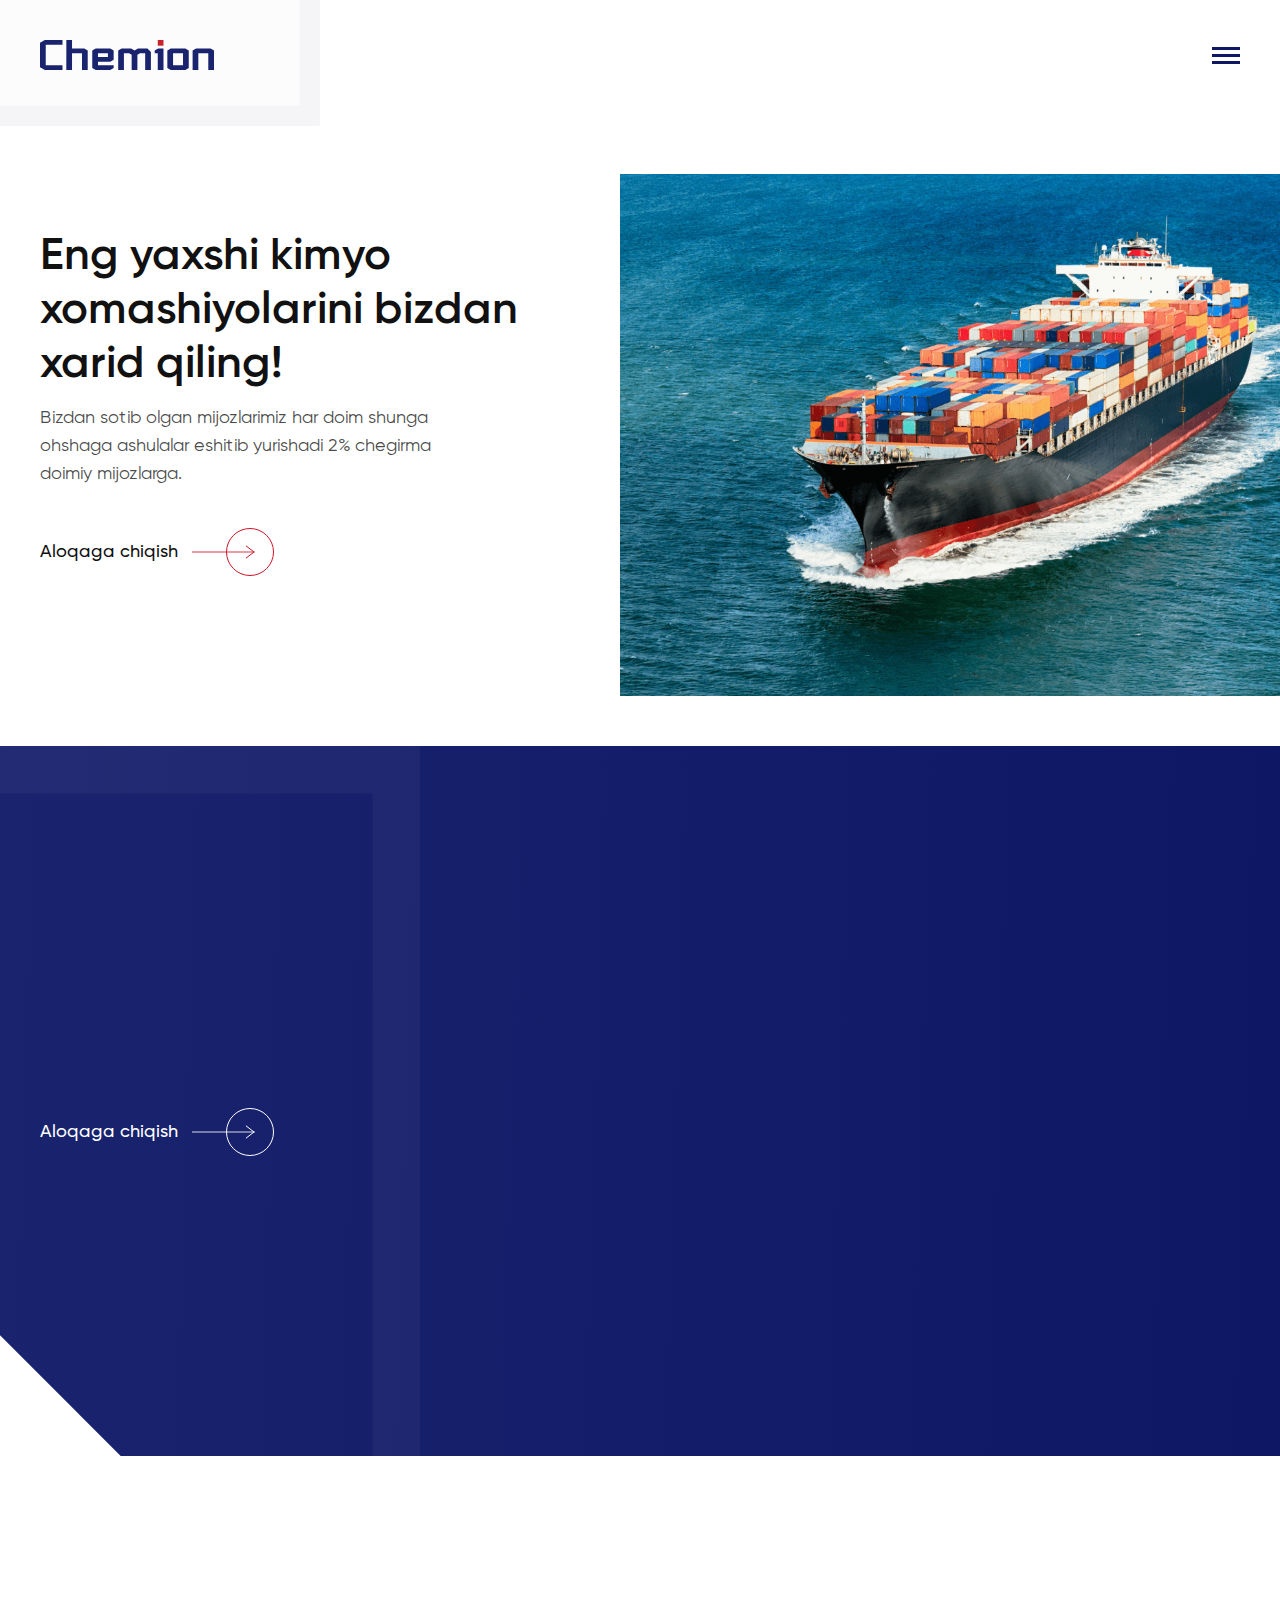
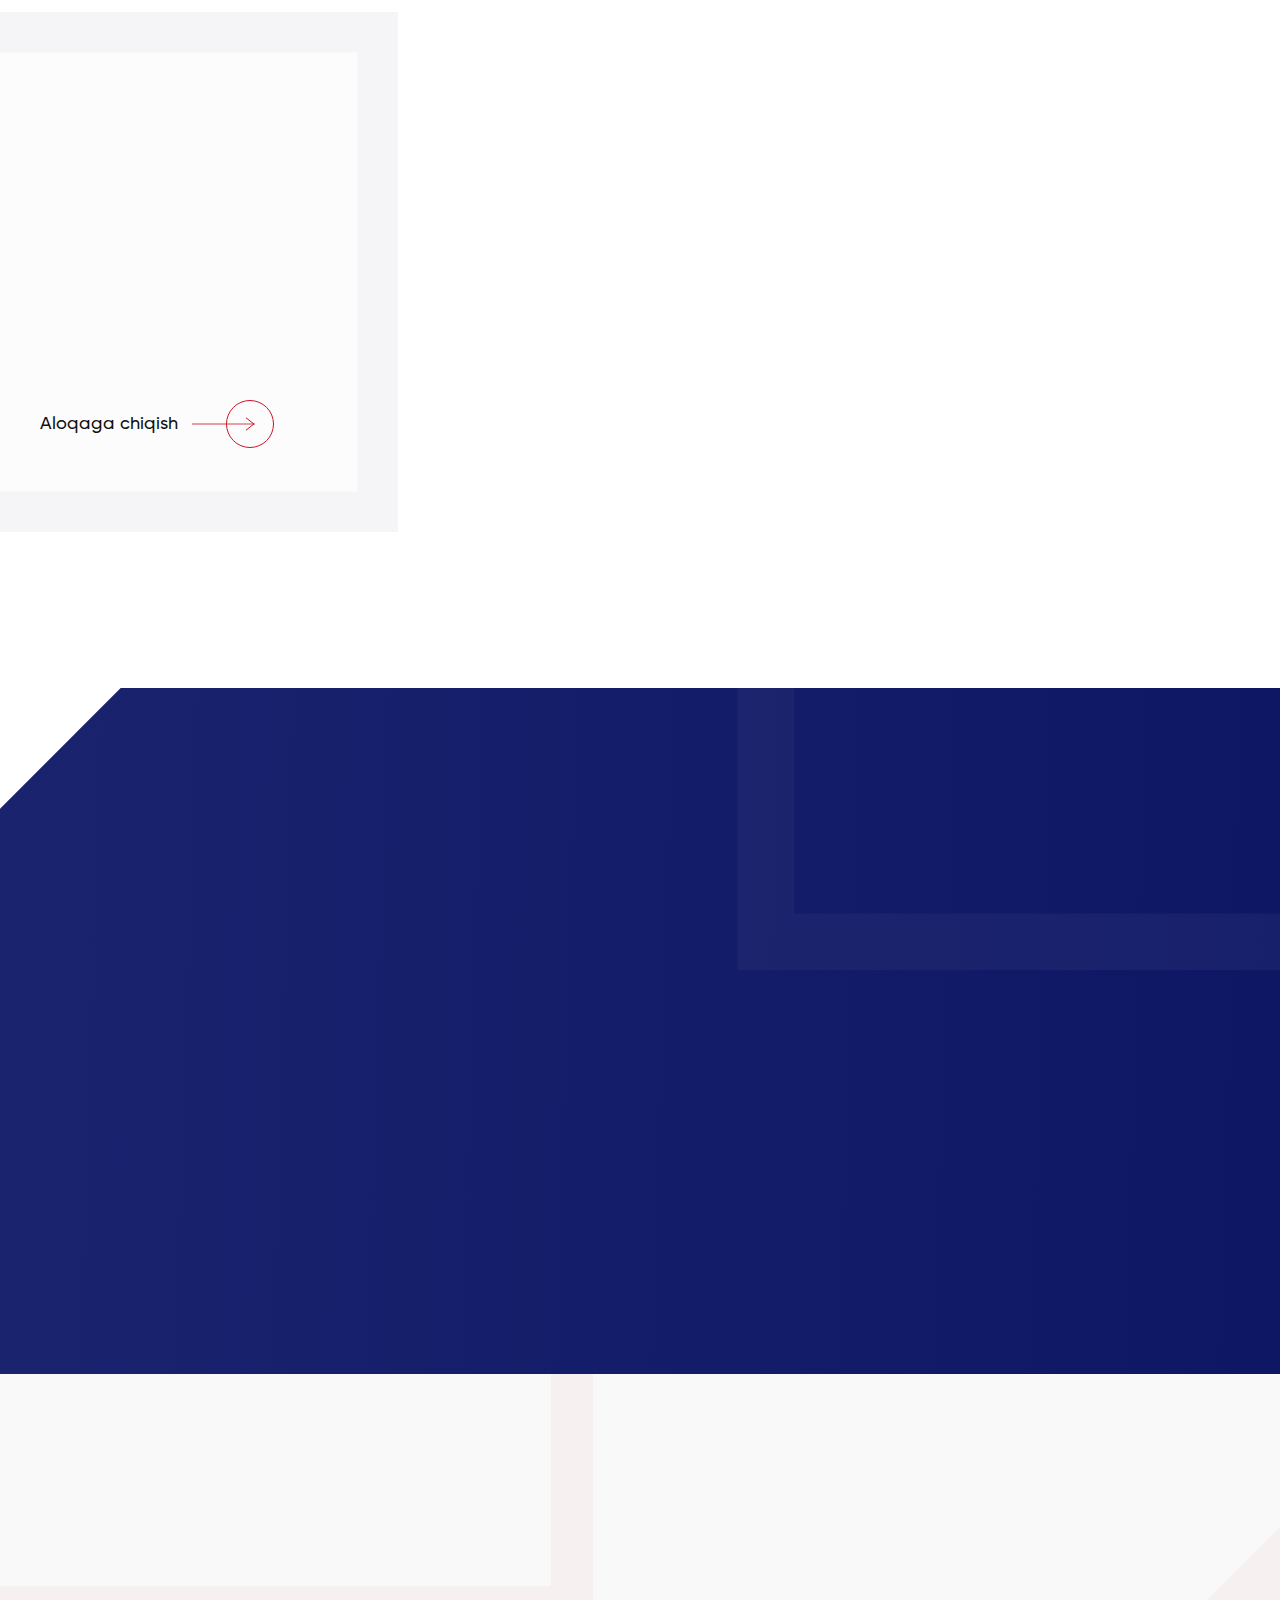
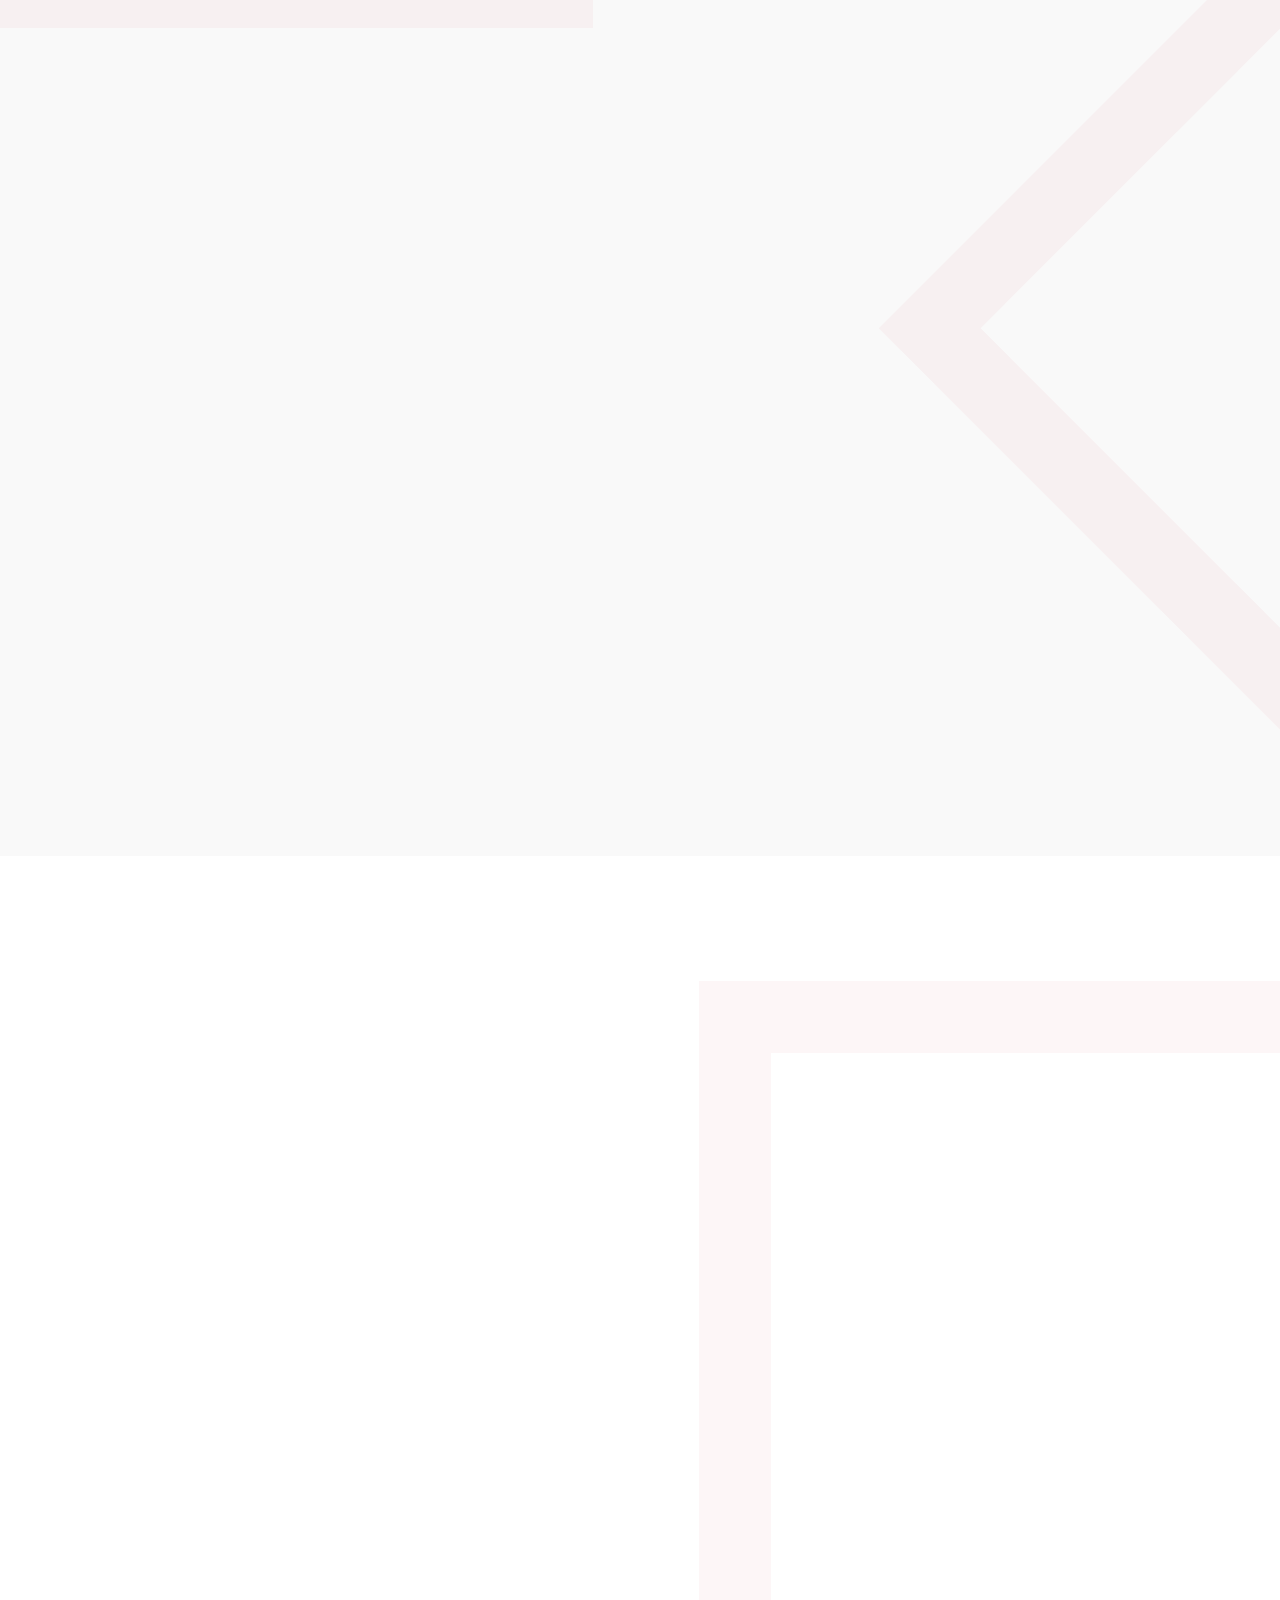
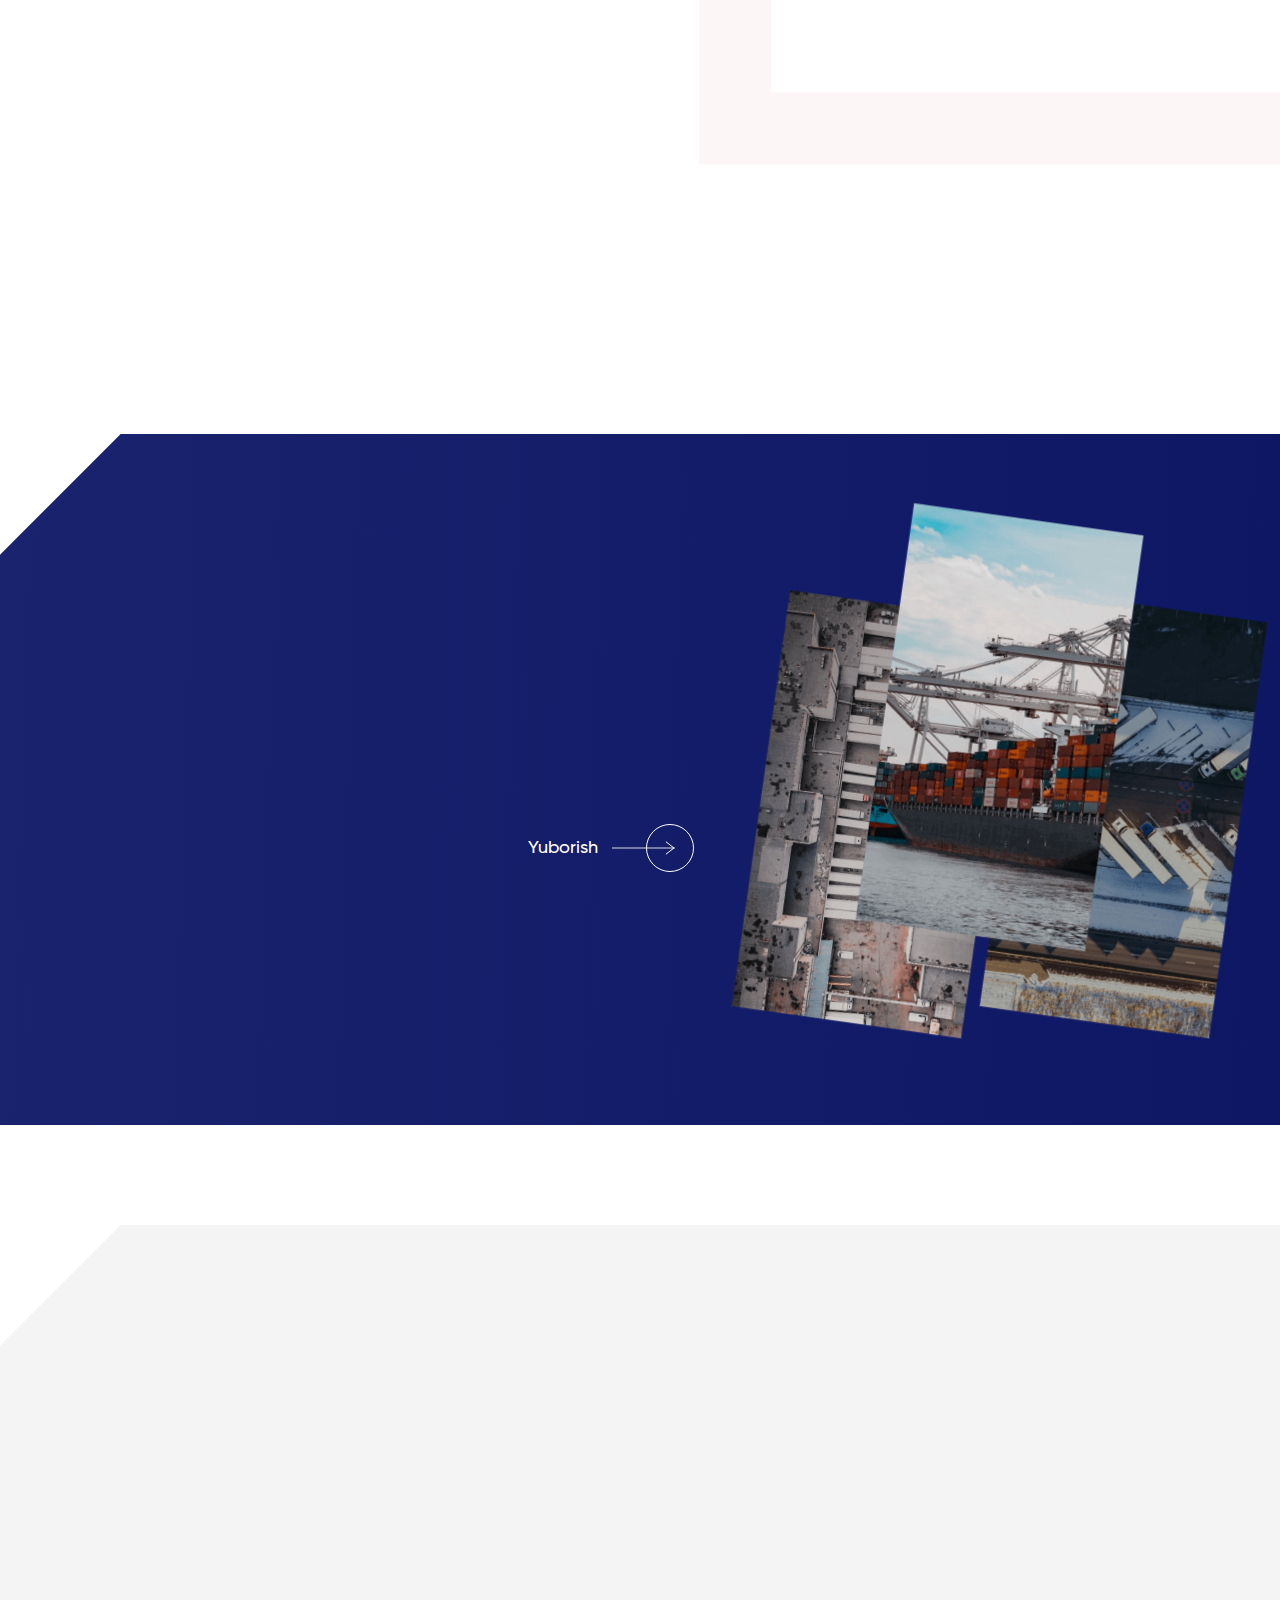
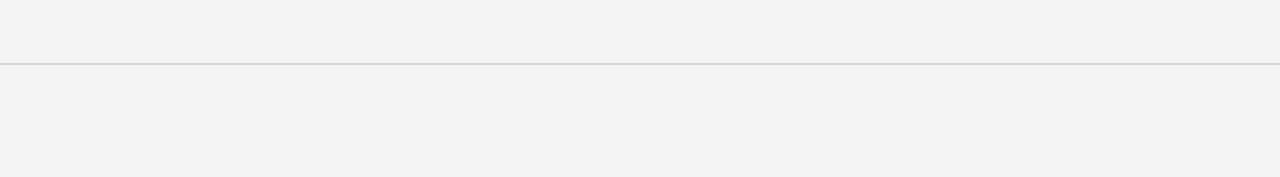
<file: index.html>
<!DOCTYPE html>
<html lang="en">
<head>
    <meta charset="UTF-8">
    <meta http-equiv="X-UA-Compatible" content="IE=edge" />
    <meta name="viewport" content="width=device-width, initial-scale=1.0" />
    <title>Chemion</title>
    
    <link rel="stylesheet" href="../assets/css/uikit.min.css" />
    <link rel="stylesheet" href="../assets/css/tailwind.css" />
    
    <link rel="stylesheet" href="../assets/sass/main.css">
    
</head>
<body>
    
    <div id="overlay" class="uk-position-fixed uk-width-1-1 uk-height-1-1 uk-position-top-left uk-flex uk-flex-center uk-flex-middle" style="background: #fff; z-index: 999;">
        <div>
            <img class="anim-circle w-[233px]" src="../assets/img/svg/logo.svg" alt="logo">
        </div>
    </div>
    
    <div uk-sticky="show-on-up: true; animation: uk-animation-slide-top; sel-target: .main-header; cls-active: uk-navbar-sticky bg-[#fff]; cls-inactive: uk-navbar-transparent z-[9]; top: 200;" class="navbar">
        <header id="mainHeader" class="header main-header absolute top-0 left-0 w-full z-10 border-b border-[#fff] border-opacity-[0.06]">
            
            <div class="uk-container uk-container-large">
                <nav class="uk-flex uk-flex-middle py-[30px] sm:py-[40px] 2xl:py-[60px]" uk-grid>
                    
                    <div class="uk-navbar-left">
                        <div class="uk-flex-middle" uk-grid>
                            <div>
                                <a href="index.html">
                                    <img class="uk-animation-fade w-[150px] sm:w-[175px]" src="../assets/img/svg/logo.svg" alt="Logo">
                                </a>
                            </div>
                        </div>
                    </div>
                    
                    <div class="uk-navbar-right">
                        <div>  
                            <div class="text-[#1d1d1b]">
                                <a href="javascript:void(0);" uk-toggle="target: #offcanvas-flip" class="text-[#1d1d1b] hover-link">
                                    <img class="w-[28px] h-[17px]" src="../assets/img/svg/menu.svg" alt="menu">                                          
                                </a>
                            </div>
                            
                            <div id="offcanvas-flip" uk-offcanvas="flip: true; overlay: true">
                                <div class="uk-offcanvas-bar uk-padding-remove">
                                    
                                    <div class="uk-position-relative h-full w-full uk-padding-remove-bottom" uk-scrollspy="target: .animBottom; cls: uk-animation-slide-top-small; delay: 100;">
                                        
                                        <div class="sm:p-[30px] xl:p-[40px]">
                                            <div class="uk-padding uk-position-relative">
                                                <ul class="uk-grid-small uk-child-width-1-1 space-y-[25px]">
                                                    <li class="flex justify-end">
                                                        <button class="uk-offcanvas-close" type="button" uk-close>
                                                            <div class="border border-[#CD1527] rounded-full group">
                                                                <img class="group-hover:rotate-[90deg] lg:rotate-[45deg] duration-200" src="../assets/img/svg/add.svg" alt="close">                                                                  
                                                            </div>                                     
                                                        </button>
                                                    </li>
                                                    <li>
                                                        <a href="about.html" class="text-[#000] hover-link-none nav-item active animBottom">Bosh sahifa</a>
                                                    </li>
                                                    <li>
                                                        <a href="about.html" class="text-[#000] hover-link-none nav-item animBottom">Biz haqimizda</a>
                                                    </li>
                                                    <li>
                                                        <a href="office.html" class="text-[#000] hover-link-none nav-item animBottom">Xalqaro savdo va xizmatlar</a>
                                                    </li>
                                                    <li>
                                                        <a href="services.html" class="text-[#000] hover-link-none nav-item animBottom">Xizmatlar</a>
                                                    </li>
                                                    <li>
                                                        <div class="flex items-center space-x-[20px] text-[#000]">
                                                            <a href="contact.html" class="nav-item-mini-link hover-link-none animBottom">Kontaktlar</a>
                                                            <a href="news.html" class="nav-item-mini-link hover-link-none animBottom">Yangiliklar</a>
                                                        </div>
                                                    </li>
                                                    <li>
                                                        <ul class="flex items-center space-x-[20px] nav-lang-links-wrapper pt-[30px]">
                                                            <li>
                                                                <a href="#" class="active animBottom hover-link-none">UZ</a>
                                                            </li>
                                                            <li>
                                                                <a href="#" class="animBottom hover-link-none">RU</a>
                                                            </li>
                                                            <li>
                                                                <a href="#" class="animBottom hover-link-none">EN</a>
                                                            </li>
                                                        </ul>
                                                    </li>
                                                </ul>
                                                <div class="uk-position-absolute right-[0px] bottom-[0px] nav-socials-wrapper">
                                                    <ul class="flex items-center uk-flex-column space-y-[14px] uk-padding">
                                                        <li class="animBottom">
                                                            <a href="#" class="w-[48px] h-[48px] flex items-center justify-center border border-[#1A236E] rounded-full group">
                                                                <img class="group-hover:scale-125 duration-200" src="../assets/img/svg/linkedin.svg" alt="linkin">                                                           
                                                            </a>
                                                        </li>
                                                        <li class="animBottom">
                                                            <a href="#" class="w-[48px] h-[48px] flex items-center justify-center border border-[#1A236E] rounded-full group">
                                                                <img class="group-hover:scale-125 duration-200" src="../assets/img/svg/facebook.svg" alt="facebook"> 
                                                            </a>
                                                        </li>
                                                        <li class="animBottom">
                                                            <a href="#" class="w-[48px] h-[48px] flex items-center justify-center border border-[#1A236E] rounded-full group">
                                                                <img class="group-hover:scale-125 duration-200" src="../assets/img/svg/telegram.svg" alt="telegram">                                                             
                                                            </a>
                                                        </li>
                                                    </ul>
                                                </div>
                                            </div>
                                        </div>
                                        
                                        <div class="nav-content-bottom p-[20px] md:p-[40px] border-[15px] border-[#1D2F45] mt-[100px] w-full animBottom">
                                            <div class="nav-content-bottom-wrapper uk-flex-middle justify-between" uk-grid>
                                                <div class="nav-content-bottom-context">
                                                    <h3 class="text-xl sm:text-[24px] 2xl:text-[28px] font-bold animBottom" style="color: #111; font-family: 'Gilroy';">
                                                        Biz bilan ishlash istagida bo’lsangiz biz bilan aloqaga chiqing.
                                                    </h3>
                                                    <div class="mt-[10px] animBottom">
                                                        <p class="text-opacity-[0.82] text-lg" style="color: #111;">
                                                            Bizdan sotib olgan mijozlarimiz har doim shunga ohshaga ashulalar eshitib yurishadi 2% chegirma doimiy mijozlarga.
                                                        </p>
                                                    </div>
                                                </div>
                                                <div class="w-[270px] flex uk-flex-right@m text-[#111] uk-animation-fade nav-content-contact-link">
                                                    <a href="#" class="text-lg 2xl:text-xl text-[#111] flex items-center hover-link-none group sm:mt-[20px] md:mt-[0]">
                                                        Aloqaga chiqish
                                                        <div class="group-hover:w-[15px] duration-500 w-[28px] ml-[14px] h-[2px] bg-[#CD1527] bg-opacity-[0.42]"></div>
                                                        <div class="absolute w-[52px] h-[52px] rounded-full border border-[#CD1527] flex items-center relative">
                                                            <div class="absolute left-[-15px] w-[28px] h-[2px] bg-[#CD1527] bg-opacity-[0.42] ml-[14px]" style="z-index: -1;"></div>
                                                            <div class="absolute left-[50%] translate-x-[-50%]">
                                                                <svg width="9" height="14" viewBox="0 0 9 14" fill="none" xmlns="http://www.w3.org/2000/svg">
                                                                    <path d="M0.638733 0.930176L8.47915 7.00018L0.638733 13.0702" stroke="#CD1527" stroke-miterlimit="10" stroke-linecap="round" stroke-linejoin="round"/>
                                                                </svg>                                                    
                                                            </div>
                                                        </div>
                                                    </a>
                                                </div>
                                            </div>
                                        </div>
                                        
                                    </div>
                                    
                                </div>
                            </div>
                        </div>
                    </div>
                    
                    
                </nav>
            </div>
            
        </header>
    </div>
    
    <section class="uk-section uk-position-relative main-main-section" uk-scrollspy="target: .animateBottom; cls: uk-animation-slide-bottom-medium;delay: 100; repeat: true">
        <div class="uk-container uk-container-large mt-[220px]">
            <div uk-grid>
                <div class="uk-width-1-2@m uk-width-3-4@s">
                    <div class="uk-flex uk-flex-column">
                        <h1 class="heading-first animateBottom">
                            Eng yaxshi kimyo
                            xomashiyolarini bizdan
                            xarid qiling!
                        </h1>
                        <div class="mt-[12px]">
                            <p class="text-lg text-[#222] fomt-400 text-opacity-[0.82] uk-width-3-4@m animateBottom">
                                Bizdan sotib olgan mijozlarimiz har doim shunga ohshaga ashulalar eshitib yurishadi 2% chegirma doimiy mijozlarga.
                            </p>
                        </div>
                        <div>
                            <div class="mt-[40px] text-[#111] uk-display-inline-block uk-animation-fade">
                                <div class="text-[#111]">
                                    <a href="#formSection" class="text-lg font-500 2xl:text-xl text-[#111] flex items-center hover-link-none group">
                                        <p class="mr-[14px] group-hover:translate-x-[15px] duration-500">Aloqaga chiqish</p>
                                        <div class="group-hover:translate-x-[26px] duration-500 w-[34px] h-[2px] bg-[#CD1527] bg-opacity-[0.42]"></div>
                                        <div class="absolute w-[48px] h-[48px] rounded-full border border-[#CD1527] flex items-center relative">
                                            <div class="absolute left-[-14px] w-[28px] h-[2px] bg-[#CD1527] bg-opacity-[0.42] ml-[14px]" style="z-index: -1;"></div>
                                            <div class="absolute left-[50%] translate-x-[-50%]">
                                                <svg width="9" height="14" viewBox="0 0 9 14" fill="none" xmlns="http://www.w3.org/2000/svg">
                                                    <path d="M0.638733 0.930176L8.47915 7.00018L0.638733 13.0702" stroke="#CD1527" stroke-miterlimit="10" stroke-linecap="round" stroke-linejoin="round"/>
                                                </svg>                                                    
                                            </div>
                                        </div>
                                    </a>
                                </div>
                            </div>
                        </div>
                    </div>
                </div>
            </div>
        </div>
        <div class="absolute top-0 left-0 main-top-left-rectangle">
            <img class="w-[640px]" src="../assets/img/svg/ractangle-top-left.svg" alt="ractangle">
        </div>
        <div class="main-main-img-wrapper absolute bottom-[-180px] right-0 uk-visible@m" style="z-index: 2;">
            <img class="w-[962px] h-[760px] object-cover" src="../assets/img/main/main-background.png" alt="background">
        </div>
    </section>
    
    <section class="uk-section lg:mt-[100px] uk-position-relative uk-overflow-hidden uk-position-relative digitals-section-wrapper uk-padding-remove-vertical">
        <div class="uk-container uk-container-large">
            <div class="uk-flex-between xl:pt-[170px] xl:pt-[100px] xl:pb-[80px] uk-margin-large-top uk-margin-large-bottom" uk-grid>
                <div class="uk-width-expand@l">
                    <div class="uk-grid-small lg:w-[80%]" uk-grid uk-scrollspy="target: .animateBottom; cls: uk-animation-slide-bottom-medium;delay: 100; repeat: true">
                        <h4 class="text-[#8796E9] text-[16px] font-600 animateBottom" style="font-family: 'Gilroy';">BIZ QANDAY MUAMMOLARNI YECHAMIZ</h4>
                        <div>
                            <p class="text-lg sm:text-xl 2xl:text-[22px] text-[#fff] text-opacity-[0.82] mt-[6px] animateBottom">
                                Ishlab chiqaruvchiga kerak bo’ladiga plomer homashiyolarni kerakli joyga o’z vaqtida sifati buzilamagan holda yetqazib berish bizning eng asosiy yechadigan muammolarimizdan biridir.
                            </p>
                        </div>
                        <div class="uk-visible@l uk-animation-fade">
                            <div class="text-[#fff] mt-[22px]">
                                <a href="#formSection" class="text-lg font-500 2xl:text-xl text-[#fff] flex items-center hover-link-none group">
                                    <p class="mr-[14px] group-hover:translate-x-[15px] duration-500">Aloqaga chiqish</p>
                                    <div class="group-hover:translate-x-[26px] duration-500 w-[34px] h-[2px] bg-[#fff] bg-opacity-[0.42]"></div>
                                    <div class="absolute w-[48px] h-[48px] rounded-full border border-[#fff] flex items-center relative">
                                        <div class="absolute left-[-14px] w-[28px] h-[2px] bg-[#fff] bg-opacity-[0.42] ml-[14px]" style="z-index: -1;"></div>
                                        <div class="absolute left-[50%] translate-x-[-50%]">
                                            <svg width="9" height="14" viewBox="0 0 9 14" fill="none" xmlns="http://www.w3.org/2000/svg">
                                                <path d="M0.638733 0.930176L8.47915 7.00018L0.638733 13.0702" stroke="#fff" stroke-miterlimit="10" stroke-linecap="round" stroke-linejoin="round"/>
                                            </svg>                                                    
                                        </div>
                                    </div>
                                </a>
                            </div>
                        </div>
                    </div>
                </div>
                
                <div class="uk-width-1-2@l xl:w-[42%] uk-visible@s" uk-scrollspy="cls: uk-animation-slide-bottom-medium; target: .animateBottom; delay: 100;">
                    <ul class="uk-child-width-1-2@l uk-child-width-1-3@m uk-child-width-1-2@s uk-grid-medium" uk-grid>
                        <li>
                            <div class="uk-flex uk-flex-column animateBottom">
                                <div class="text-[56px] md:text-[64px] text-[#fff] font-600">
                                    <span>3</span>
                                    <span>t</span>
                                </div>
                                <div>
                                    <p class="text-[#fff] text-lg md:text-xl 2xl:text-[22px]">
                                        <span class="font-bold">2018</span> yil har kuni mijozga shuncha kimyoviy moddalaryetib borgan
                                    </p>
                                </div>
                            </div>
                        </li>
                        <li>
                            <div class="uk-flex uk-flex-column animateBottom">
                                <div class="text-[56px] md:text-[64px] text-[#fff] font-600">
                                    <span>5</span>
                                    <span>t</span>
                                </div>
                                <div>
                                    <p class="text-[#fff] text-lg md:text-xl 2xl:text-[22px]">
                                        <span class="font-bold">2019</span> yil har kuni mijozga shuncha kimyoviy moddalaryetib borgan
                                    </p>
                                </div>
                            </div>
                        </li>
                        <li>
                            <div class="uk-flex uk-flex-column animateBottom">
                                <div class="text-[56px] md:text-[64px] text-[#fff] font-600">
                                    <span>15</span>
                                    <span>t</span>
                                </div>
                                <div>
                                    <p class="text-[#fff] text-lg md:text-xl 2xl:text-[22px]">
                                        <span class="font-bold">2020</span> yil har kuni mijozga shuncha kimyoviy moddalaryetib borgan
                                    </p>
                                </div>
                            </div>
                        </li>
                        <li>
                            <div class="uk-flex uk-flex-column animateBottom">
                                <div class="text-[56px] md:text-[64px] text-[#fff] font-600">
                                    <span>22</span>
                                    <span>t</span>
                                </div>
                                <div>
                                    <p class="text-[#fff] text-lg md:text-xl 2xl:text-[22px]">
                                        <span class="font-bold">2021</span> yil har kuni mijozga shuncha kimyoviy moddalaryetib borgan
                                    </p>
                                </div>
                            </div>
                        </li>
                    </ul>
                </div>
                
                <div class="uk-hidden@s" uk-grid>
                    <div class="w-[115px] sm:w-[135px]">
                        <ul class="relative">
                            <li class="flex items-center w-full justify-between">
                                <p class="text-[#fff] font-600 sm:text-lg 2xl:text-xl">2016 yil</p>
                                <div class="p-[5px] flex items-center justify-center bg-[#fff] bg-opacity-[0.30] rounded-full" style="backdrop-filter: blur(3px)">
                                    <div class="w-[10px] h-[10px] bg-[#fff] rounded-full"></div>
                                </div>
                            </li>
                            <li class="flex items-center w-full justify-between mt-[130px]">
                                <p class="text-[#fff] font-600 sm:text-lg 2xl:text-xl">2019 yil</p>
                                <div class="p-[5px] flex items-center justify-center bg-[#fff] bg-opacity-[0.30] rounded-full" style="backdrop-filter: blur(3px)">
                                    <div class="w-[10px] h-[10px] bg-[#fff] rounded-full"></div>
                                </div>
                            </li>
                            <li class="flex items-center w-full justify-between mt-[120px]">
                                <p class="text-[#fff] font-600 sm:text-lg 2xl:text-xl">2020 yil</p>
                                <div class="p-[5px] flex items-center justify-center bg-[#fff] bg-opacity-[0.30] rounded-full" style="backdrop-filter: blur(3px)">
                                    <div class="w-[10px] h-[10px] bg-[#fff] rounded-full"></div>
                                </div>
                            </li>
                            <li class="flex items-center w-full justify-between mt-[120px]">
                                <p class="text-[#fff] font-600 sm:text-lg 2xl:text-xl">2021 yil</p>
                                <div class="p-[5px] flex items-center justify-center bg-[#fff] bg-opacity-[0.30] rounded-full" style="backdrop-filter: blur(3px)">
                                    <div class="w-[10px] h-[10px] bg-[#fff] rounded-full"></div>
                                </div>
                            </li>
                            <div class="absolute right-[9px] top-[10px]" style="z-index: -1;">
                                <img class="h-[440px]" style="fill: #fff !important" src="../assets/img/svg/main-number-line.svg" alt="line">
                            </div>
                        </ul>
                    </div>
                    <div class="uk-width-expand">
                        <ul class="uk-child-width-1-1 uk-grid-small lg:w-[90%]" uk-grid>
                            <li class="min-h-[130px] max-h-[140px] uk-overflow-hidden">
                                <div class="uk-flex uk-flex-column animateBottom">
                                    <h3 class="text-[#fff] text-[36px] font-600" style="font-family: 'Gilroy';">3 t</h3>
                                    <div>
                                        <p class="text-[#fff]">
                                            Har kuni mijozga shuncha kimyoviy moddalaryetib borgan
                                        </p>
                                    </div>
                                </div>
                            </li>
                            <li class="min-h-[130px] max-h-[140px] uk-overflow-hidden">
                                <div class="uk-flex uk-flex-column animateBottom">
                                    <h3 class="text-[#fff] text-[36px] font-600" style="font-family: 'Gilroy';">5 t</h3>
                                    <div>
                                        <p class="text-[#fff]">
                                            Har kuni mijozga shuncha kimyoviy moddalaryetib borgan
                                        </p>
                                    </div>
                                </div>
                            </li>
                            <li class="min-h-[130px] max-h-[140px] uk-overflow-hidden">
                                <div class="uk-flex uk-flex-column animateBottom">
                                    <h3 class="text-[#fff] text-[36px] font-600" style="font-family: 'Gilroy';">15 t</h3>
                                    <div>
                                        <p class="text-[#fff]">
                                            Har kuni mijozga shuncha kimyoviy moddalaryetib borgan
                                        </p>
                                    </div>
                                </div>
                            </li>
                            <li class="min-h-[130px] max-h-[140px] uk-overflow-hidden">
                                <div class="uk-flex uk-flex-column animateBottom">
                                    <h3 class="text-[#fff] text-[36px] font-600" style="font-family: 'Gilroy';">22 t</h3>
                                    <div>
                                        <p class="text-[#fff]">
                                            Har kuni mijozga shuncha kimyoviy moddalaryetib borgan
                                        </p>
                                    </div>
                                </div>
                            </li>
                        </ul>
                    </div>
                </div>
                
                <div class="uk-hidden@l w-full">
                    <div class="mt-[25px] xl:mt-[40px] text-[#fff] uk-display-inline-block">
                        <div class="text-[#fff]">
                            <a href="#formSection" class="text-lg font-500 2xl:text-xl text-[#fff] flex items-center hover-link-none group">
                                <p class="mr-[14px] group-hover:translate-x-[15px] duration-500">Aloqaga chiqish</p>
                                <div class="group-hover:translate-x-[26px] duration-500 w-[34px] h-[2px] bg-[#fff] bg-opacity-[0.42]"></div>
                                <div class="absolute w-[48px] h-[48px] rounded-full border border-[#fff] flex items-center relative">
                                    <div class="absolute left-[-14px] w-[28px] h-[2px] bg-[#fff] bg-opacity-[0.42] ml-[14px]" style="z-index: -1;"></div>
                                    <div class="absolute left-[50%] translate-x-[-50%]">
                                        <svg width="9" height="14" viewBox="0 0 9 14" fill="none" xmlns="http://www.w3.org/2000/svg">
                                            <path d="M0.638733 0.930176L8.47915 7.00018L0.638733 13.0702" stroke="#fff" stroke-miterlimit="10" stroke-linecap="round" stroke-linejoin="round"/>
                                        </svg>                                                    
                                    </div>
                                </div>
                            </a>
                        </div>
                    </div>
                </div>
            </div>
        </div>
        <div class="arrow-right rotate-[135deg] absolute left-[-20px] bottom-[-80px] uk-visible@l"></div>
        <div class="absolute top-[0px] left-[-74px] digitals-ractangle-img-wrapper uk-visible@s" style="z-index: -1;">
            <img class="w-[800px]" src="../assets/img/svg/triange-bottom.svg" alt="triangle">
        </div>
    </section>
    
    <section class="uk-section uk-position-relative uk-overflow-hidden" uk-scrollspy="target: .animateBottom; cls: uk-animation-slide-bottom-medium;delay: 100; repeat: true"> 
        <div class="uk-container uk-container-large pt-[30px] pb-[30px] sm:pt-[140px] xl:pt-[170px] sm:pb-[140px] xl:pb-[170px]">
            <div class="uk-flex-middle uk-grid-match" uk-grid>
                <div class="uk-width-1-2@l uk-width-3-4@m">
                    <div class="uk-flex uk-flex-column">
                        <h2 class="heading-second text-[#111] animateBottom">
                            Chemion kompaniyasi dunyo miqyosida homashyo importyori sifatida <span class="text-[#CD1527]">2chi o’rinda.</span>
                        </h2>
                        <div class="mt-[12px]">
                            <p class="text-lg sm:text-xl 2xl:text-[22px] text-[#222] lg:w-[90%] animateBottom">
                                Xalqaro miqiyosda kimyoviy xom-ashyolarni yetkazib berish bilan shug‘ullanuvchi rivojlanayotgan, o‘zgaruvchan bozorlarga moslashuvchan va doimiy o‘sishni o‘z oldiga maqsad qilib olgan jamoa ega kompaniya.
                            </p>
                        </div>
                        <div>
                            <div class="mt-[40px] text-[#111] uk-display-inline-block uk-animation-fade">
                                <div class="text-[#111]">
                                    <a href="#formSection" class="text-lg font-500 2xl:text-xl text-[#111] flex items-center hover-link-none group">
                                        <p class="mr-[14px] group-hover:translate-x-[15px] duration-500">Aloqaga chiqish</p>
                                        <div class="group-hover:translate-x-[26px] duration-500 w-[34px] h-[2px] bg-[#CD1527] bg-opacity-[0.42]"></div>
                                        <div class="absolute w-[48px] h-[48px] rounded-full border border-[#CD1527] flex items-center relative">
                                            <div class="absolute left-[-14px] w-[28px] h-[2px] bg-[#CD1527] bg-opacity-[0.42] ml-[14px]" style="z-index: -1;"></div>
                                            <div class="absolute left-[50%] translate-x-[-50%]">
                                                <svg width="9" height="14" viewBox="0 0 9 14" fill="none" xmlns="http://www.w3.org/2000/svg">
                                                    <path d="M0.638733 0.930176L8.47915 7.00018L0.638733 13.0702" stroke="#CD1527" stroke-miterlimit="10" stroke-linecap="round" stroke-linejoin="round"/>
                                                </svg>                                                    
                                            </div>
                                        </div>
                                    </a>
                                </div>
                            </div>
                        </div>
                    </div>
                </div>
                
                <div class="uk-width-1-2 uk-visible@l" uk-scrollspy="cls: uk-animation-shake; target: .animShake; delay: 100; repeat: true">
                    <div class="uk-grid-small uk-position-relative" uk-grid>
                        <div class="absolute bottom-[-48px] left-[-33px]">
                            <img class="w-[474px] degree-img-1 animShake" src="../assets/img/main/import-img-1.png" alt="import img" loading="lazy">
                        </div>
                        <div class="absolute top-[-48px] left-[67px]">
                            <img class="w-[390px] degree-img-2 animShake" src="../assets/img/main/import-img-2.png" alt="import img" loading="lazy">
                        </div>
                        <div class="absolute top-[50%] translate-y-[-50%] right-0">
                            <img class="w-[344px] degree-img-3 animShake" src="../assets/img/main/import-img-3.png" alt="import img" loading="lazy">
                        </div>
                    </div>
                </div>
            </div>
        </div>
        
        <div class="absolute left-0 top-1/2 translate-y-[-50%] uk-visible@s" style="z-index: -1;">
            <img class="w-[414x] h-[520px]" src="../assets/img/svg/Rectangle 274.svg" alt="ractangle">
        </div>
    </section>
    
    <section class="uk-section uk-position-relative uk-overflow-hidden uk-position-relative digitals-section-wrapper uk-padding-remove-vertical">
        <div class="uk-container uk-container-large uk-padding-large">
            <div class="uk-padding-large uk-padding-remove-horizontal">
                <div class="md:w-[500px]">
                    <h2 class="text-[#fff] heading-second animateBottom" uk-scrollspy="cls: uk-animation-slide-bottom-medium;delay: 100; repeat: true">
                        Kompaniya mijozlarga
                        nimalar orqli foydali bo’la
                        oladi
                    </h2>
                </div>
                
                <ul class="mt-[50px] uk-grid-large uk-child-width-1-4@m uk-child-width-1-2@s uk-flex-between" uk-grid uk-scrollspy="target: .animateBottom; cls: uk-animation-slide-bottom-medium;delay: 100;">
                    <li>
                        <div class="flex flex-col animateBottom">
                            <div class="uk-flex sm:flex-col items-center sm:items-start">
                                <div class="border border-[#8796E9] rounded-full w-[34px] h-[34px] flex items-center justify-center mr-[12px]">
                                    <span class="text-[#8796E9] font-600">01</span>
                                </div>
                                <div class="sm:mt-[12px]">
                                    <h3 class="heading-third text-[#fff]">Shaxsiy logistika</h3>
                                </div>
                            </div>
                            <div class="mt-[12px]">
                                <p class="text-[#fff] text-opacity-[0.72] text-lg">
                                    O‘z xalqaro logistika bo‘limiga ega - yuklarni yakuniy manzilgacha o‘z vaqtida va to‘liq yetkazish xizmati Lorem, ipsum dolor sit amet consectetur 
                                </p>
                            </div>
                        </div>
                    </li>
                    <li>
                        <div class="flex flex-col animateBottom">
                            <div class="uk-flex sm:flex-col items-center sm:items-start">
                                <div class="border border-[#8796E9] rounded-full w-[34px] h-[34px] flex items-center justify-center mr-[12px]">
                                    <span class="text-[#8796E9] font-600">02</span>
                                </div>
                                <div class="sm:mt-[12px]">
                                    <h3 class="heading-third text-[#fff]">Kuchli jamoa</h3>
                                </div>
                            </div>
                            <div class="mt-[12px]">
                                <p class="text-[#fff] text-opacity-[0.72] text-lg">
                                    Kreativ va nostandart fikrlovchi, tajribali xodimlar jamoasi - qiyin vaziyatlarda oson yechim topish manbai
                                </p>
                            </div>
                        </div>
                    </li>
                    <li>
                        <div class="flex flex-col animateBottom">
                            <div class="uk-flex sm:flex-col items-center sm:items-start">
                                <div class="border border-[#8796E9] rounded-full w-[34px] h-[34px] flex items-center justify-center mr-[12px]">
                                    <span class="text-[#8796E9] font-600">03</span>
                                </div>
                                <div class="sm:mt-[12px]">
                                    <h3 class="heading-third text-[#fff]">Optimal takliflar</h3>
                                </div>
                            </div>
                            <div class="mt-[12px]">
                                <p class="text-[#fff] text-opacity-[0.72] text-lg">
                                    Bir murojaat bo‘yicha bir nechta va optimal takliflar berish imkoniyati
                                </p>
                            </div>
                        </div>
                    </li>
                    <li>
                        <div class="flex flex-col animateBottom">
                            <div class="uk-flex sm:flex-col items-center sm:items-start">
                                <div class="border border-[#8796E9] rounded-full w-[34px] h-[34px] flex items-center justify-center mr-[12px]">
                                    <span class="text-[#8796E9] font-600">04</span>
                                </div>
                                <div class="sm:mt-[12px]">
                                    <h3 class="heading-third text-[#fff]">Strategiya</h3>
                                </div>
                            </div>
                            <div class="mt-[12px]">
                                <p class="text-[#fff] text-opacity-[0.72] text-lg ">
                                    Strategiyasi dunyo miqiyosida masshtablashish bo‘lgan kompaniya
                                </p>
                            </div>
                        </div>
                    </li>
                </ul>
            </div>
        </div>
        <div class="arrow-right rotate-[225deg] absolute left-[-20px] top-[-80px] uk-visible@l"></div>
        <div class="advantage-ractangle-img-wrapper absolute top-[-660px] 2xl:top-[-640px] right-[-200px] xl:right-[-90px] uk-visible@s" style="z-index: -1;">
            <img class="w-[960px] rotate-[90deg]" src="../assets/img/svg/triange-bottom.svg" alt="triangle">
        </div>
    </section>
    
    <section class="uk-section uk-position-relative uk-overflow-hidden bg-[#f9f9f9]" uk-scrollspy="target: .animateBottom; cls: uk-animation-slide-bottom-medium;delay: 100; repeat: true">
        <div class="uk-container uk-container-large uk-padding-large" style="z-index: 1;">
            <div class="uk-width-1-2@l uk-width-3-5@m">
                <div class="uk-flex uk-flex-column">
                    <h2 class="heading-second text-[#111] animateBottom" style="z-index: 2;">
                        Biz qaysi sohalarga mahsulotlar
                        yeqazib beramiz?
                    </h2>
                    <div class="mt-[12px]">
                        <p class="text-[#222] uk-width-3-4@l xl:w-[85%] animateBottom" style="z-index: 2;">
                            Xalqaro miqiyosda kimyoviy xom-ashyolarni yetkazib berish bilan shug‘ullanuvchi rivojlanayotgan, o‘zgaruvchan bozorlarga moslashuvchan va doimiy o‘sishni o‘z oldiga maqsad qilib.
                        </p>
                    </div>
                </div>
            </div>
            
            <div class="uk-margin-large-top" style="z-index: 2 !important;">
                
                <ul class="uk-child-width-1-2@s uk-child-width-1-3@m" uk-grid uk-scrollspy="cls: uk-animation-fade; target: .animFade; delay: 100;">
                    <li class="relative animFade relative services-item group z-10">
                        <div class="speciality-img-wrapper relative uk-overflow-hidden">
                            <img class="w-full h-[213px] sm:h-[257px] object-cover object-center group-hover:scale-110 transition duration-200"
                            src="../assets/img/service/service-product-img-3.png" alt="product" loading="lazy">
                        </div>
                        <div>
                            <div style="z-index: 20;">
                                <div class="absolute top-[15px] left-[50px] lg:top-[20px] lg:left-[60px] xl:top-[25px] xl:left-[70px]">
                                    <h3 class="text-[24px] xl:text-[26px] 2xl:text-[28px] text-[#fff] font-600" style="font-family: 'Gilroy';">Qog'oz ishlab chiqarish</h3>
                                </div>
                                <div class="absolute bottom-[15px] left-[50px] lg:bottom-[20px] lg:left-[60px] xl:bottom-[25px] xl:left-[70px]">
                                    <div class="text-[#ffffffde]">
                                        <a href="./services.html#paper" class="text-[#fff] hover-link-none flex items-center duration-200">
                                            Batafsil
                                            <svg class="ml-[6px]" width="30" height="16" viewBox="0 0 30 16" fill="none" xmlns="http://www.w3.org/2000/svg">
                                                <circle cx="22" cy="8" r="7.75" stroke="white" stroke-width="0.5"/>
                                                <path d="M21.2734 6.13232L23.6859 8.00002L21.2734 9.86771" stroke="white" stroke-width="0.5" stroke-miterlimit="10" stroke-linecap="round" stroke-linejoin="round"/>
                                                <path d="M1 8L23 8" stroke="white" stroke-width="0.5" stroke-miterlimit="10" stroke-linecap="round" stroke-linejoin="round"/>
                                            </svg>                                                
                                        </a>
                                    </div>
                                </div>
                            </div>
                        </div>
                    </li>
                    <li class="relative animFade relative services-item group z-10">
                        <div class="speciality-img-wrapper relative uk-overflow-hidden">
                            <img class="w-full h-[213px] sm:h-[257px] object-cover object-center group-hover:scale-110 transition duration-200"
                            src="../assets/img/service/textil-img-1.png" alt="product" loading="lazy">
                        </div>
                        <div>
                            <div style="z-index: 20;">
                                <div class="absolute top-[15px] left-[50px] lg:top-[20px] lg:left-[60px] xl:top-[25px] xl:left-[70px]">
                                    <h3 class="text-[24px] xl:text-[26px] 2xl:text-[28px] text-[#fff] font-600" style="font-family: 'Gilroy';">Textil mahsulotlari</h3>
                                </div>
                                <div class="absolute bottom-[15px] left-[50px] lg:bottom-[20px] lg:left-[60px] xl:bottom-[25px] xl:left-[70px]">
                                    <div class="text-[#ffffffde]">
                                        <a href="./services.html#textil" class="text-[#fff] hover-link-none flex items-center duration-200">
                                            Batafsil
                                            <svg class="ml-[6px]" width="30" height="16" viewBox="0 0 30 16" fill="none" xmlns="http://www.w3.org/2000/svg">
                                                <circle cx="22" cy="8" r="7.75" stroke="white" stroke-width="0.5"/>
                                                <path d="M21.2734 6.13232L23.6859 8.00002L21.2734 9.86771" stroke="white" stroke-width="0.5" stroke-miterlimit="10" stroke-linecap="round" stroke-linejoin="round"/>
                                                <path d="M1 8L23 8" stroke="white" stroke-width="0.5" stroke-miterlimit="10" stroke-linecap="round" stroke-linejoin="round"/>
                                            </svg>                                                
                                        </a>
                                    </div>
                                </div>
                            </div>
                        </div>
                    </li>
                    <li class="relative animFade relative services-item group z-10">
                        <div class="speciality-img-wrapper relative uk-overflow-hidden">
                            <img class="w-full h-[213px] sm:h-[257px] object-cover object-center group-hover:scale-110 transition duration-200"
                            src="../assets/img/service/polimer-img-3.png" alt="product" loading="lazy">
                        </div>
                        <div>
                            <div style="z-index: 20;">
                                <div class="absolute top-[15px] left-[50px] lg:top-[20px] lg:left-[60px] xl:top-[25px] xl:left-[70px]">
                                    <h3 class="text-[24px] xl:text-[26px] 2xl:text-[28px] text-[#fff] font-600" style="font-family: 'Gilroy';">Polimer mahsulotlari</h3>
                                </div>
                                <div class="absolute bottom-[15px] left-[50px] lg:bottom-[20px] lg:left-[60px] xl:bottom-[25px] xl:left-[70px]">
                                    <div class="text-[#ffffffde]">
                                        <a href="./services.html#polimer" class="text-[#fff] hover-link-none flex items-center duration-200">
                                            Batafsil
                                            <svg class="ml-[6px]" width="30" height="16" viewBox="0 0 30 16" fill="none" xmlns="http://www.w3.org/2000/svg">
                                                <circle cx="22" cy="8" r="7.75" stroke="white" stroke-width="0.5"/>
                                                <path d="M21.2734 6.13232L23.6859 8.00002L21.2734 9.86771" stroke="white" stroke-width="0.5" stroke-miterlimit="10" stroke-linecap="round" stroke-linejoin="round"/>
                                                <path d="M1 8L23 8" stroke="white" stroke-width="0.5" stroke-miterlimit="10" stroke-linecap="round" stroke-linejoin="round"/>
                                            </svg>                                                
                                        </a>
                                    </div>
                                </div>
                            </div>
                        </div>
                    </li>
                    <li class="relative animFade relative services-item group z-10">
                        <div class="speciality-img-wrapper relative uk-overflow-hidden">
                            <img class="w-full h-[213px] sm:h-[257px] object-cover object-center group-hover:scale-110 transition duration-200"
                            src="../assets/img/service/wash-img-3.png" alt="product" loading="lazy">
                        </div>
                        <div>
                            <div style="z-index: 20;">
                                <div class="absolute top-[15px] left-[50px] lg:top-[20px] lg:left-[60px] xl:top-[25px] xl:left-[70px]">
                                    <h3 class="text-[24px] xl:text-[26px] 2xl:text-[28px] text-[#fff] font-600" style="font-family: 'Gilroy';">Yuvish vositalari</h3>
                                </div>
                                <div class="absolute bottom-[15px] left-[50px] lg:bottom-[20px] lg:left-[60px] xl:bottom-[25px] xl:left-[70px]">
                                    <div class="text-[#ffffffde]">
                                        <a href="./services.html#wash" class="text-[#fff] hover-link-none flex items-center duration-200">
                                            Batafsil
                                            <svg class="ml-[6px]" width="30" height="16" viewBox="0 0 30 16" fill="none" xmlns="http://www.w3.org/2000/svg">
                                                <circle cx="22" cy="8" r="7.75" stroke="white" stroke-width="0.5"/>
                                                <path d="M21.2734 6.13232L23.6859 8.00002L21.2734 9.86771" stroke="white" stroke-width="0.5" stroke-miterlimit="10" stroke-linecap="round" stroke-linejoin="round"/>
                                                <path d="M1 8L23 8" stroke="white" stroke-width="0.5" stroke-miterlimit="10" stroke-linecap="round" stroke-linejoin="round"/>
                                            </svg>                                                
                                        </a>
                                    </div>
                                </div>
                            </div>
                        </div>
                    </li>
                    <li class="relative animFade relative services-item group z-10">
                        <div class="speciality-img-wrapper relative uk-overflow-hidden">
                            <img class="w-full h-[213px] sm:h-[257px] object-cover object-center group-hover:scale-110 transition duration-200"
                            src="../assets/img/service/ogit-img-3.png" alt="product" loading="lazy">
                        </div>
                        <div>
                            <div style="z-index: 20;">
                                <div class="absolute top-[15px] left-[50px] lg:top-[20px] lg:left-[60px] xl:top-[25px] xl:left-[70px]">
                                    <h3 class="text-[24px] xl:text-[26px] 2xl:text-[28px] text-[#fff] font-600" style="font-family: 'Gilroy';">O'g'itlar</h3>
                                </div>
                                <div class="absolute bottom-[15px] left-[50px] lg:bottom-[20px] lg:left-[60px] xl:bottom-[25px] xl:left-[70px]">
                                    <div class="text-[#ffffffd3]">
                                        <a href="./services.html#fertilizer" class="text-[#fff] hover-link-none flex items-center duration-200">
                                            Batafsil
                                            <svg class="ml-[6px]" width="30" height="16" viewBox="0 0 30 16" fill="none" xmlns="http://www.w3.org/2000/svg">
                                                <circle cx="22" cy="8" r="7.75" stroke="white" stroke-width="0.5"/>
                                                <path d="M21.2734 6.13232L23.6859 8.00002L21.2734 9.86771" stroke="white" stroke-width="0.5" stroke-miterlimit="10" stroke-linecap="round" stroke-linejoin="round"/>
                                                <path d="M1 8L23 8" stroke="white" stroke-width="0.5" stroke-miterlimit="10" stroke-linecap="round" stroke-linejoin="round"/>
                                            </svg>                                                
                                        </a>
                                    </div>
                                </div>
                            </div>
                        </div>
                    </li> 
                    <li class="relative animFade relative services-item group z-10">
                        <div class="speciality-img-wrapper relative uk-overflow-hidden">
                            <img class="w-full h-[213px] sm:h-[257px] object-cover object-center group-hover:scale-110 transition duration-200"
                            src="../assets/img/service/build-img-3.png" alt="product" loading="lazy">
                        </div>
                        <div>
                            <div style="z-index: 20;">
                                <div class="absolute top-[15px] left-[50px] lg:top-[20px] lg:left-[60px] xl:top-[25px] xl:left-[70px]">
                                    <h3 class="text-[24px] xl:text-[26px] 2xl:text-[28px] text-[#fff] font-600" style="font-family: 'Gilroy';">Qurilish sohasi</h3>
                                </div>
                                <div class="absolute bottom-[15px] left-[50px] lg:bottom-[20px] lg:left-[60px] xl:bottom-[25px] xl:left-[70px]">
                                    <div class="text-[#ffffffd3]">
                                        <a href="./services.html#contruction" class="text-[#fff] hover-link-none flex items-center duration-200">
                                            Batafsil
                                            <svg class="ml-[6px]" width="30" height="16" viewBox="0 0 30 16" fill="none" xmlns="http://www.w3.org/2000/svg">
                                                <circle cx="22" cy="8" r="7.75" stroke="white" stroke-width="0.5"/>
                                                <path d="M21.2734 6.13232L23.6859 8.00002L21.2734 9.86771" stroke="white" stroke-width="0.5" stroke-miterlimit="10" stroke-linecap="round" stroke-linejoin="round"/>
                                                <path d="M1 8L23 8" stroke="white" stroke-width="0.5" stroke-miterlimit="10" stroke-linecap="round" stroke-linejoin="round"/>
                                            </svg>                                                
                                        </a>
                                    </div>
                                </div>
                            </div>
                        </div>
                    </li> 
                </ul>
                
            </div>
        </div>
        
        <div class="speciality-ractangle-img-wrapper absolute top-[-40px] left-0">
            <svg width="859" height="314" viewBox="0 0 859 314" fill="none" xmlns="http://www.w3.org/2000/svg">
                <rect opacity="0.04" x="-21" y="21" width="859" height="272" stroke="#CD1527" stroke-width="42"/>
            </svg>                
        </div>
        <div class="speciality-squar-img-wrapper absolute top-0 right-0">
            <svg width="572" height="1109" viewBox="0 0 572 1109" fill="none" xmlns="http://www.w3.org/2000/svg">
                <rect opacity="0.04" x="51.6851" y="554.228" width="711.474" height="711.474" transform="rotate(-45 51.6851 554.228)" stroke="#CD1527" stroke-width="72"/>
            </svg>                
        </div>
    </section>
    
    <section class="uk-section uk-position-relative uk-overflow-hidden" uk-scrollspy="target: .animateBottom; cls: uk-animation-slide-bottom-medium;delay: 100; repeat: true">
        <div class="uk-container uk-container-large uk-margin-large-top uk-margin-large-bottom" style="z-index: 1;">
            <div class="uk-width-1-2@l uk-width-3-5@m">
                <div class="uk-flex uk-flex-column">
                    <h2 class="heading-second text-[#111] animateBottom" style="z-index: 2;">
                        So’ngi yangiliklarimiz bilan tanishib chiqishingiz mumkin.
                    </h2>
                    <div class="mt-[12px] animateBottom">
                        <p class="text-[#222] uk-width-3-4@l xl:w-[85%]" style="z-index: 2;">
                            Xalqaro miqiyosda kimyoviy xom-ashyolarni yetkazib berish bilan shug‘ullanuvchi rivojlanayotgan, o‘zgaruvchan bozorlarga moslashuvchan va doimiy o‘sishni o‘z
                        </p>
                    </div>
                </div>
            </div>
            
            <div class="uk-margin-large-top" style="z-index: 2 !important;" uk-scrollspy="cls: uk-animation-fade; target: .animFade; delay: 100;">
                <ul uk-grid>
                    <li class="uk-width-1-2@l animFade">
                        <div>
                            <div>
                                <div class="uk-overflow-hidden">
                                    <img class="uk-width-1-1 lg:h-[520px] object-cover hover:scale-110 duration-300 cursor-pointer" src="../assets/img/main/news-img-1.png" alt="news" loading="lazy">
                                </div>
                            </div>
                            <div class="flex flex-col mt-[16px]">
                                <h3 class="font-600 heading-third uk-width-3-4@l text-[#111]" style="line-height: 40px;">
                                    Bu Joyiga yangilik nomi yozilishi katta ehtimol bn aniq
                                </h3>
                                <div class="text-[#111111cd] uk-display-inline-block 2xl:text-lg mt-[10px]">
                                    <a data-target="news0" href="./news.html#newsSection" class="main-news-btn text-[#111] hover-link-none flex items-center font-500 duration-200">
                                        Batafsil
                                        <svg class="ml-[6px]" width="28" height="18" viewBox="0 0 28 18" fill="none" xmlns="http://www.w3.org/2000/svg">
                                            <circle cx="18.5" cy="9" r="8.5" stroke="#CD1527"/>
                                            <path d="M17.6836 6.89893L20.3976 9.00008L17.6836 11.1012" stroke="#CD1527" stroke-miterlimit="10" stroke-linecap="round" stroke-linejoin="round"/>
                                            <path d="M0.5 9L20.2308 9" stroke="#CD1527" stroke-miterlimit="10" stroke-linecap="round" stroke-linejoin="round"/>
                                        </svg>                                                                         
                                    </a>
                                </div>
                            </div>
                        </div>
                    </li>
                    <li class="uk-width-1-2@l animFade">
                        <ul class="uk-child-width-1-2@s" uk-grid>
                            <li>
                                <div>
                                    <div>
                                        <div class="uk-overflow-hidden">
                                            <img class="uk-width-1-1 object-cover sm:h-[110px] sm:h-[218px] lg:h-[193px] hover:scale-110 duration-300 cursor-pointer" src="../assets/img/main/news-img-2.png" alt="news" loading="lazy">
                                        </div>
                                    </div>
                                    <div class="flex flex-col lg:w-[90%] mt-[8px]">
                                        <h4 class="text-lg font-600 text-[#111]" style="line-height: 24px; font-family: 'Gilroy';">
                                            Bu Joyiga yangilik nomi yozilishi katta ehtimol bn aniq
                                        </h4>
                                        <div class="text-[#111111cd] uk-display-inline-block mt-[5px]">
                                            <a data-target="news1" href="./news.html#newsSection" class="main-news-btn text-[#111] hover-link-none flex items-center font-500 duration-200">
                                                Batafsil
                                                <svg class="ml-[6px]" width="28" height="18" viewBox="0 0 28 18" fill="none" xmlns="http://www.w3.org/2000/svg">
                                                    <circle cx="18.5" cy="9" r="8.5" stroke="#CD1527"/>
                                                    <path d="M17.6836 6.89893L20.3976 9.00008L17.6836 11.1012" stroke="#CD1527" stroke-miterlimit="10" stroke-linecap="round" stroke-linejoin="round"/>
                                                    <path d="M0.5 9L20.2308 9" stroke="#CD1527" stroke-miterlimit="10" stroke-linecap="round" stroke-linejoin="round"/>
                                                </svg>                                                                         
                                            </a>
                                        </div>
                                    </div>
                                </div>
                            </li>
                            <li class="animFade">
                                <div>
                                    <div>
                                        <div class="uk-overflow-hidden">
                                            <img class="uk-width-1-1 object-cover sm:h-[110px] sm:h-[218px] lg:h-[193px] hover:scale-110 duration-300 cursor-pointer" src="../assets/img/main/news-img-3.png" alt="news" loading="lazy">
                                        </div>
                                    </div>
                                    <div class="flex flex-col lg:w-[90%] mt-[8px]">
                                        <h4 class="text-lg font-600 text-[#111]" style="line-height: 24px; font-family: 'Gilroy';">
                                            Bu Joyiga yangilik nomi yozilishi katta ehtimol bn aniq
                                        </h4>
                                        <div class="text-[#111111cd] uk-display-inline-block mt-[5px]">
                                            <a data-target="news2" href="./news.htmlnewsSection" class="main-news-btn text-[#111] hover-link-none flex items-center font-500 duration-200">
                                                Batafsil
                                                <svg class="ml-[6px]" width="28" height="18" viewBox="0 0 28 18" fill="none" xmlns="http://www.w3.org/2000/svg">
                                                    <circle cx="18.5" cy="9" r="8.5" stroke="#CD1527"/>
                                                    <path d="M17.6836 6.89893L20.3976 9.00008L17.6836 11.1012" stroke="#CD1527" stroke-miterlimit="10" stroke-linecap="round" stroke-linejoin="round"/>
                                                    <path d="M0.5 9L20.2308 9" stroke="#CD1527" stroke-miterlimit="10" stroke-linecap="round" stroke-linejoin="round"/>
                                                </svg>                                                                         
                                            </a>
                                        </div>
                                    </div>
                                </div>
                            </li>
                            <li class="animFade">
                                <div>
                                    <div>
                                        <div class="uk-overflow-hidden">
                                            <img class="uk-width-1-1 object-cover sm:h-[110px] sm:h-[218px] lg:h-[193px] hover:scale-110 duration-300 cursor-pointer" src="../assets/img/main/news-img-4.png" alt="news" loading="lazy">
                                        </div>
                                    </div>
                                    <div class="flex flex-col lg:w-[90%] mt-[8px]">
                                        <h4 class="text-lg font-600 text-[#111]" style="line-height: 24px; font-family: 'Gilroy';">
                                            Bu Joyiga yangilik nomi yozilishi katta ehtimol bn aniq
                                        </h4>
                                        <div class="text-[#111111cd] uk-display-inline-block mt-[5px]">
                                            <a data-target="news3" href="./news.html#newsSection" class="main-news-btn text-[#111] hover-link-none flex items-center font-500 duration-200">
                                                Batafsil
                                                <svg class="ml-[6px]" width="28" height="18" viewBox="0 0 28 18" fill="none" xmlns="http://www.w3.org/2000/svg">
                                                    <circle cx="18.5" cy="9" r="8.5" stroke="#CD1527"/>
                                                    <path d="M17.6836 6.89893L20.3976 9.00008L17.6836 11.1012" stroke="#CD1527" stroke-miterlimit="10" stroke-linecap="round" stroke-linejoin="round"/>
                                                    <path d="M0.5 9L20.2308 9" stroke="#CD1527" stroke-miterlimit="10" stroke-linecap="round" stroke-linejoin="round"/>
                                                </svg>                                                                         
                                            </a>
                                        </div>
                                    </div>
                                </div>
                            </li>
                            <li class="animFade">
                                <div>
                                    <div>
                                        <div class="uk-overflow-hidden">
                                            <img class="uk-width-1-1 object-cover sm:h-[110px] sm:h-[218px] lg:h-[193px] hover:scale-110 duration-300 cursor-pointer" src="../assets/img/main/news-img-5.png" alt="news" loading="lazy">
                                        </div>
                                    </div>
                                    <div class="flex flex-col lg:w-[90%] mt-[8px]">
                                        <h4 class="text-lg font-600 text-[#111]" style="line-height: 24px; font-family: 'Gilroy';">
                                            Bu Joyiga yangilik nomi yozilishi katta ehtimol bn aniq
                                        </h4>
                                        <div class="text-[#111111cd] uk-display-inline-block mt-[5px]">
                                            <a data-target="news4" href="./news.html#newsSection" class="main-news-btn text-[#111] hover-link-none flex items-center font-500 duration-200">
                                                Batafsil
                                                <svg class="ml-[6px]" width="28" height="18" viewBox="0 0 28 18" fill="none" xmlns="http://www.w3.org/2000/svg">
                                                    <circle cx="18.5" cy="9" r="8.5" stroke="#CD1527"/>
                                                    <path d="M17.6836 6.89893L20.3976 9.00008L17.6836 11.1012" stroke="#CD1527" stroke-miterlimit="10" stroke-linecap="round" stroke-linejoin="round"/>
                                                    <path d="M0.5 9L20.2308 9" stroke="#CD1527" stroke-miterlimit="10" stroke-linecap="round" stroke-linejoin="round"/>
                                                </svg>                                                                         
                                            </a>
                                        </div>
                                    </div>
                                </div>
                            </li>
                        </ul>
                    </li>
                </ul>                
            </div>
        </div>
        
        <div class="absolute right-0 top-[125px] uk-visible@s" style="z-index: -1;">
            <svg width="581" height="784" viewBox="0 0 581 784" fill="none" xmlns="http://www.w3.org/2000/svg">
                <rect opacity="0.04" x="36" y="747.474" width="711.474" height="711.474" transform="rotate(-90 36 747.474)" stroke="#CD1527" stroke-width="72"/>
            </svg>                
        </div>
    </section>
    
    <section id="formSection" class="uk-section uk-position-relative uk-overflow-hidden uk-position-relative digitals-section-wrapper uk-padding-remove-vertical" uk-scrollspy="target: .animateBottom; cls: uk-animation-slide-bottom-medium;delay: 100">
        <div class="uk-container uk-container-large py-[30px] 2xl:py-[70px]">
            <div class="uk-flex-middle uk-flex-between uk-padding-large uk-padding-remove-horizontal" uk-grid>
                <div class="uk-width-expand@l uk-width-1-1@m">
                    <form action="#" class="uk-child-width-1-1 uk-grid-medium" uk-grid>
                        <div class="uk-width-3-4@m uk-width-1-1@l">
                            <h2 class="heading-second text-[#fff] animateBottom">Biznesingizda xomashyo boyicha muammoingiz bo’lsa bizga murojat qilishingiz mumkin.</h2>
                            <p class="lg:w-[74%] text-[#fff] text-opacity-[0.72] mt-[12px] animateBottom">
                                Xalqaro miqiyosda kimyoviy xom-ashyolarni yetkazib berish bilan shug‘ullanuvchi rivojlanayotgan, o‘zgaruvchan bozorlarga moslashuvchan va doimiy 
                            </p>
                        </div>
                        <div class="uk-width-3-4@s uk-width-auto@m">
                            <div class="flex justify-space-between uk-grid-small mt-[6px]" uk-grid>
                                <div class="uk-width-expand@m animateBottom">
                                    <div>
                                        <input class="form-input border focus:outline-none w-full rounded-[4px] h-[52px] px-[24px] bg-transparent text-[#fff]" type="text" placeholder="Muhammad Aziz">
                                    </div>
                                </div>
                                <div class="uk-width-expand@m animateBottom">
                                    <div class="lg:ml-[7px] mt-[6px] md:mt-[0]">
                                        <input class="form-input border focus:outline-none w-full rounded-[4px] h-[52px] px-[24px] bg-transparent text-[#fff]" type="text" placeholder="+9989X XXX XX XX"></input>
                                    </div>
                                </div>
                                <div class="text-[#fff] ml-[20px] 2xl:ml-0 uk-animation-fade form-send-link">
                                    <a href="#" class="text-lg font-500 2xl:text-xl text-[#fff] flex items-center hover-link-none group">
                                        <p class="mr-[14px] group-hover:translate-x-[15px] duration-500">Yuborish</p>
                                        <div class="group-hover:translate-x-[26px] duration-500 w-[34px] h-[2px] bg-[#fff] bg-opacity-[0.42]"></div>
                                        <div class="absolute w-[48px] h-[48px] rounded-full border border-[#fff] flex items-center relative">
                                            <div class="absolute left-[-14px] w-[28px] h-[2px] bg-[#fff] bg-opacity-[0.42] ml-[14px]" style="z-index: -1;"></div>
                                            <div class="absolute left-[50%] translate-x-[-50%]">
                                                <svg width="9" height="14" viewBox="0 0 9 14" fill="none" xmlns="http://www.w3.org/2000/svg">
                                                    <path d="M0.638733 0.930176L8.47915 7.00018L0.638733 13.0702" stroke="#fff" stroke-miterlimit="10" stroke-linecap="round" stroke-linejoin="round"/>
                                                </svg>                                                    
                                            </div>
                                        </div>
                                    </a>
                                </div>
                            </div>
                        </div>
                        <div>
                            <div class="flex md:items-end flex-col md:flex-row mt-[30px]">
                                <div class="text-[#fff] animateBottom">
                                    <a href="#" class="heading-second text-[#fff] border-b border-[#fff] border-opacity-[0.42] py-[7px] hover-link-none hover:text-[#ffffffbb] duration-300">+998 97 404 40 04</a>
                                </div>
                                <div class="text-[#fff] animateBottom">
                                    <div class="md:ml-[70px] md:mb-[5px] mt-[25px]">
                                        <a href="#" class="border-b border-[#fff] border-opacity-[0.42] py-[7px] text-[#fff] hover-link-none text-xl hover:text-[#ffffffbb] duration-300">
                                            chemion@gmail.com
                                        </a>
                                    </div>
                                </div>
                            </div>
                        </div>
                    </form>
                </div>
                
                <div class="xl:w-[44%] flex justify-end form-img-wrapper mt-[70px]">
                    <div class="uk-grid-small uk-position-relative" uk-grid>
                        <div>
                            <img class="w-[233px] h-[421px] object-cover rotate-[8deg] form-img-1" src="../assets/img/main/matterial-img-2.png" alt="matterial">
                        </div>
                        <div>
                            <img class="w-[233px] h-[421px] object-cover rotate-[8deg] form-img-2" src="../assets/img/main/matterial-img-3.png" alt="matterial">
                        </div>
                        <div class="absolute top-[-87px] left-[50%] translate-x-[-50%]">
                            <img class="w-[233px] h-[421px] object-cover rotate-[8deg] form-img-3" src="../assets/img/main/matterial-img-1.png" alt="matterial">
                        </div>
                    </div>
                </div>
            </div>
        </div>
        <div class="arrow-right rotate-[225deg] absolute left-[-20px] top-[-80px] uk-visible@l"></div>
    </section>
    
    <footer class="uk-section sm:mt-[100px] uk-position-relative uk-overflow-hidden uk-position-relative bg-[#f4f4f4] uk-padding-remove-vertical" uk-scrollspy="target: .animateBottom; cls: uk-animation-slide-bottom-small;delay: 100">
        
        <div class="absolute footer-ractangle-img-wrapper uk-visible@l animateBottom">
            <svg width="479" height="296" viewBox="0 0 479 296" fill="none" xmlns="http://www.w3.org/2000/svg">
                <rect opacity="0.04" x="21" y="21" width="479" height="254" stroke="#111111" stroke-width="42"/>
            </svg>                
        </div>
        
        <div class="uk-container uk-container-large uk-padding-large sm:pt-[100px]">
            <ul class="uk-flex-between uk-text-center uk-text-left@s pt-[30px] sm:pt-[0]" uk-grid>
                <li class="uk-width-1-3@l uk-width-1-2@s">
                    <div>
                        <div class="uk-display-inline-block animateBottom">
                            <a href="index.html">
                                <img class="w-[179px]" src="../assets/img/svg/logo.svg" alt="logo">
                            </a>
                        </div>
                        <div class="mt-[45px]">
                            <div>
                                <h6 class="text-[#8796E9] text-lg font-600 animateBottom" style="font-family: 'Gilroy';">Biz qanday muammolarni yechamiz</h6>
                            </div>
                            <p class="text-lg text-opacity-[0.82] mt-[6px] animateBottom">
                                Ishlab chiqaruvchiga kerak bo’ladiga plomer homashiyolarni kerakli joyga o’z vaqtida sifati buzilamagan holda yetqazib berish bizning eng asosiy yechadigan.
                            </p>
                        </div>
                    </div>
                </li>
                <li class="uk-width-1-6@l uk-width-1-5@m uk-width-1-3@s">
                    <ul class="flex flex-col space-y-[12px]">
                        <li>
                            <h5 class="text-lg font-500 text-[#111] text-opacity-[0.42] animateBottom" style="font-family: 'Gilroy';">Web sayt</h5>
                        </li>
                        <li class="text-[#111] animateBottom">
                            <a class="text-[#111] font-500 hover-link-none text-lg md:text-xl 2xl:text-[22px] line-animation" href="index.html">Bosh sahifa</a>
                        </li>
                        <li class="text-[#111] animateBottom">
                            <a class="text-[#111] font-500 hover-link-none text-lg md:text-xl 2xl:text-[22px] line-animation" href="about.html">Biz haqimizda</a>
                        </li>
                        <li class="text-[#111] animateBottom">
                            <a class="text-[#111] font-500 hover-link-none text-lg md:text-xl 2xl:text-[22px] line-animation" href="services.html">Xizmatlar</a>
                        </li>
                        <li class="text-[#111] animateBottom">
                            <a class="text-[#111] font-500 hover-link-none text-lg md:text-xl 2xl:text-[22px] line-animation" href="office.html">Xalqaro savdo</a>
                        </li>
                        <li class="text-[#111] animateBottom">
                            <a class="text-[#111] font-500 hover-link-none text-lg md:text-xl 2xl:text-[22px] line-animation" href="news.html">Yangiliklar</a>
                        </li>
                        <li class="text-[#111] animateBottom">
                            <a class="text-[#111] font-500 hover-link-none text-lg md:text-xl 2xl:text-[22px] line-animation" href="contact.html">Kontaktlar</a>
                        </li>
                    </ul>
                </li>
                <li class="uk-width-1-6@m uk-width-1-4@s">
                    <ul class="flex flex-col space-y-[12px]">
                        <li>
                            <h5 class="text-lg font-500 text-[#111] text-opacity-[0.42] animateBottom" style="font-family: 'Gilroy';">Social media</h5>
                        </li>
                        <li class="text-[#111] animateBottom">
                            <a class="text-[#111] font-500 hover-link-none text-lg md:text-xl 2xl:text-[22px] line-animation" href="#">Telegram</a>
                        </li>
                        <li class="text-[#111] animateBottom">
                            <a class="text-[#111] font-500 hover-link-none text-lg md:text-xl 2xl:text-[22px] line-animation" href="#">Facebook</a>
                        </li>
                        <li class="text-[#111] animateBottom">
                            <a class="text-[#111] font-500 hover-link-none text-lg md:text-xl 2xl:text-[22px] line-animation" href="#">LinkedIn</a>
                        </li>
                    </ul>
                </li>
                <li class="uk-width-1-4@l uk-width-1-2@s">
                    <ul class="flex flex-col space-y-[20px]">
                        <li>
                            <h5 class="text-lg font-500 text-[#111] text-opacity-[0.42] animateBottom" style="font-family: 'Gilroy';">Kontaktlar</h5>
                        </li>
                        <li class="text-[#111111bb] animateBottom">
                            <a class="text-[#111] font-500 duration-200 hover-link-none text-lg md:text-xl 2xl:text-[22px]" href="#">Bu erga kompaniyaning manzili
                                yoziladi</a>
                            </li>
                            <li class="text-[#111111bb] animateBottom">
                                <a class="text-[#111] font-500 duration-200 hover-link-none text-lg md:text-xl 2xl:text-[22px]" href="tel:+998974044004">+998 97 404 40 04</a>
                            </li>
                            <li class="text-[#111111bb] animateBottom">
                                <a class="text-[#111] font-500 duration-200 hover-link-none text-lg md:text-xl 2xl:text-[22px]" href="mailto:chemion@gmail.com">chemion@gmail.com</a>
                            </li>
                        </ul>
                    </li>
                </ul>
            </div>
            <div class="border-t-2 border-[#111] border-opacity-[0.12]" uk-scrollspy="cls: uk-animation-fade; target: .animFade; delay: 100;">
                <div class="uk-container uk-container-large">
                    <ul class="uk-flex-middle uk-flex-between@s uk-text-center uk-text-left@s uk-padding uk-padding-remove-horizontal uk-child-width-1-1 uk-child-width-auto@s" uk-grid>
                        <li>
                            <p class="text-base 2xl:text-lg text-[#111] text-opacity-[0.72] animFade">
                                © Chemion Barcha huqular himoyalangan
                            </p>
                        </li>
                        <li>
                            <div class="uk-display-inline-block animFade">
                                <a href="https://mount.uz">
                                    <img class="w-[100px] object-cover" src="../assets/img/svg/mount-logo.svg" alt="Mountain">
                                </a>
                            </div>
                        </li>
                    </ul>
                </div>
            </div>
            <div class="arrow-right rotate-[225deg] absolute left-[-20px] top-[-80px] uk-visible@l"></div>
        </footer>
        
        <script src="../assets/js/uikit.min.js"></script>
        
        <script src="../assets/js/main.js"></script>
        
    </body>
    </html>
</file>
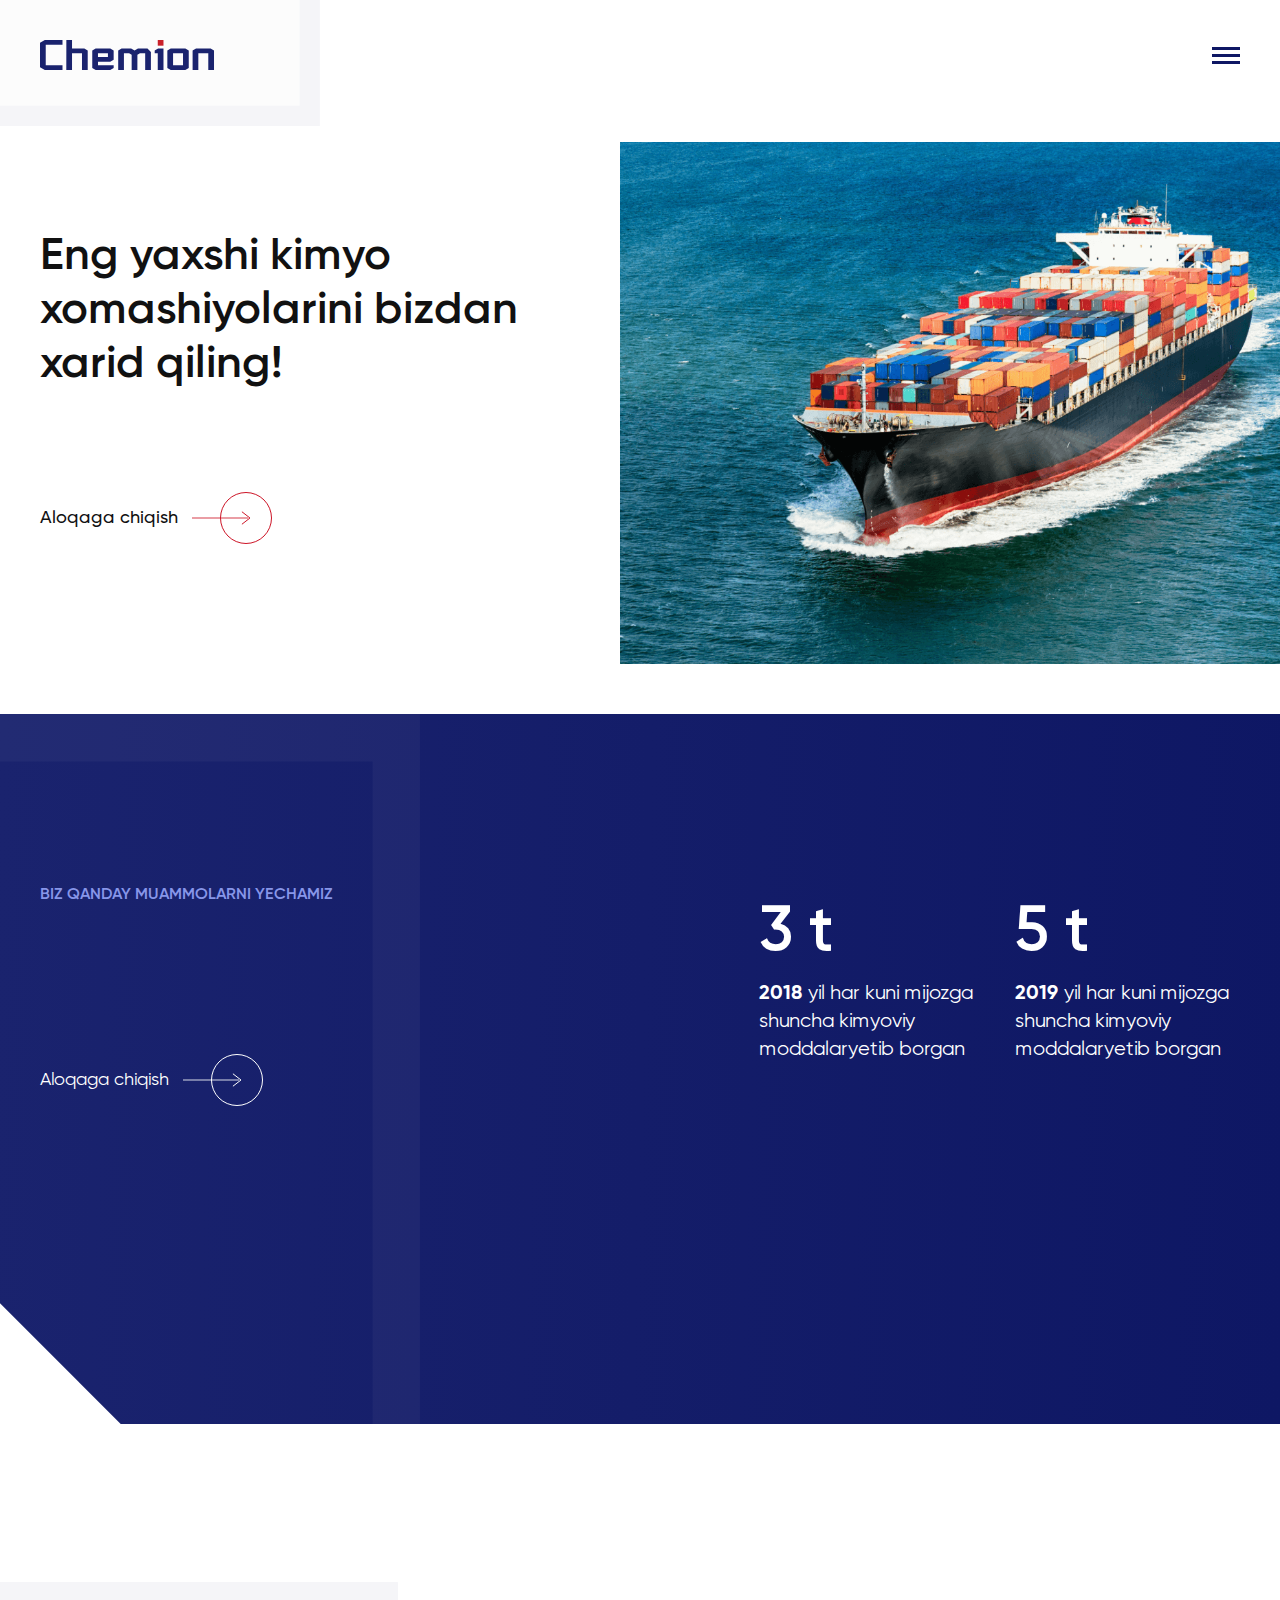
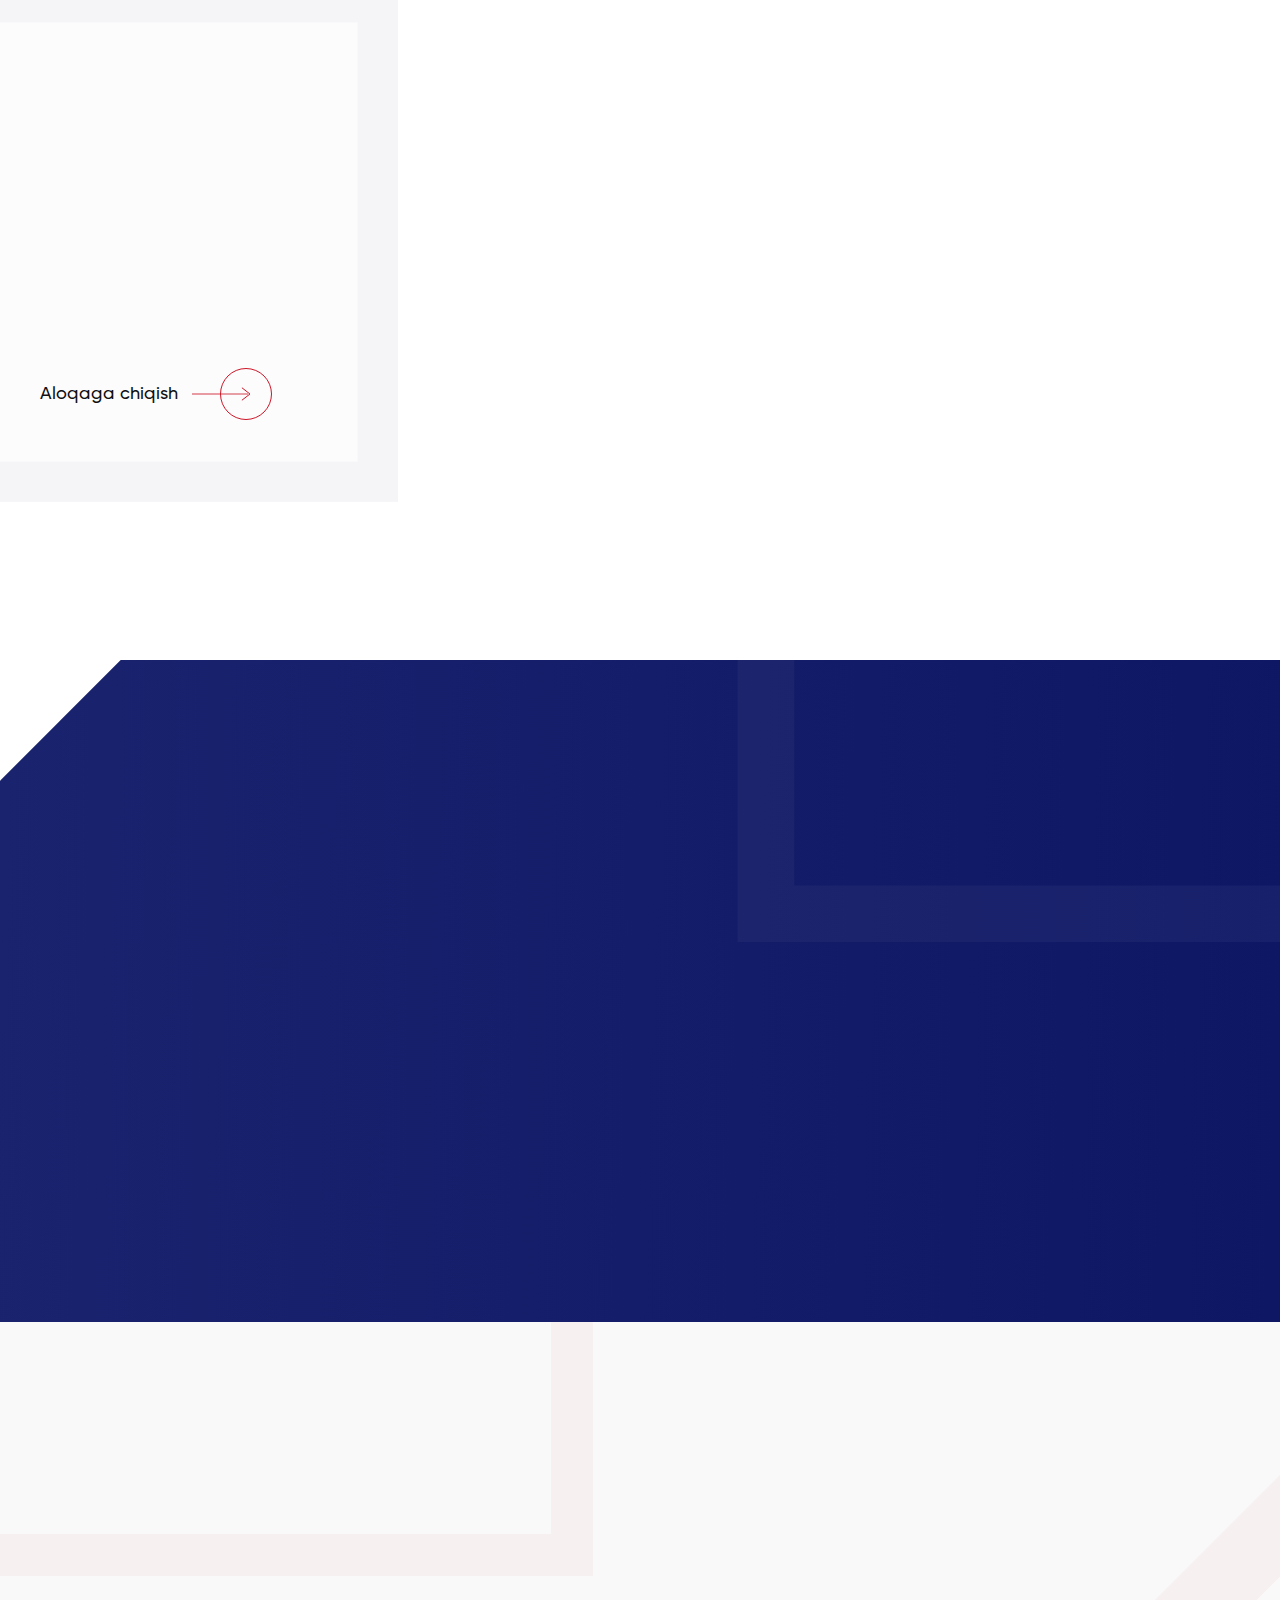
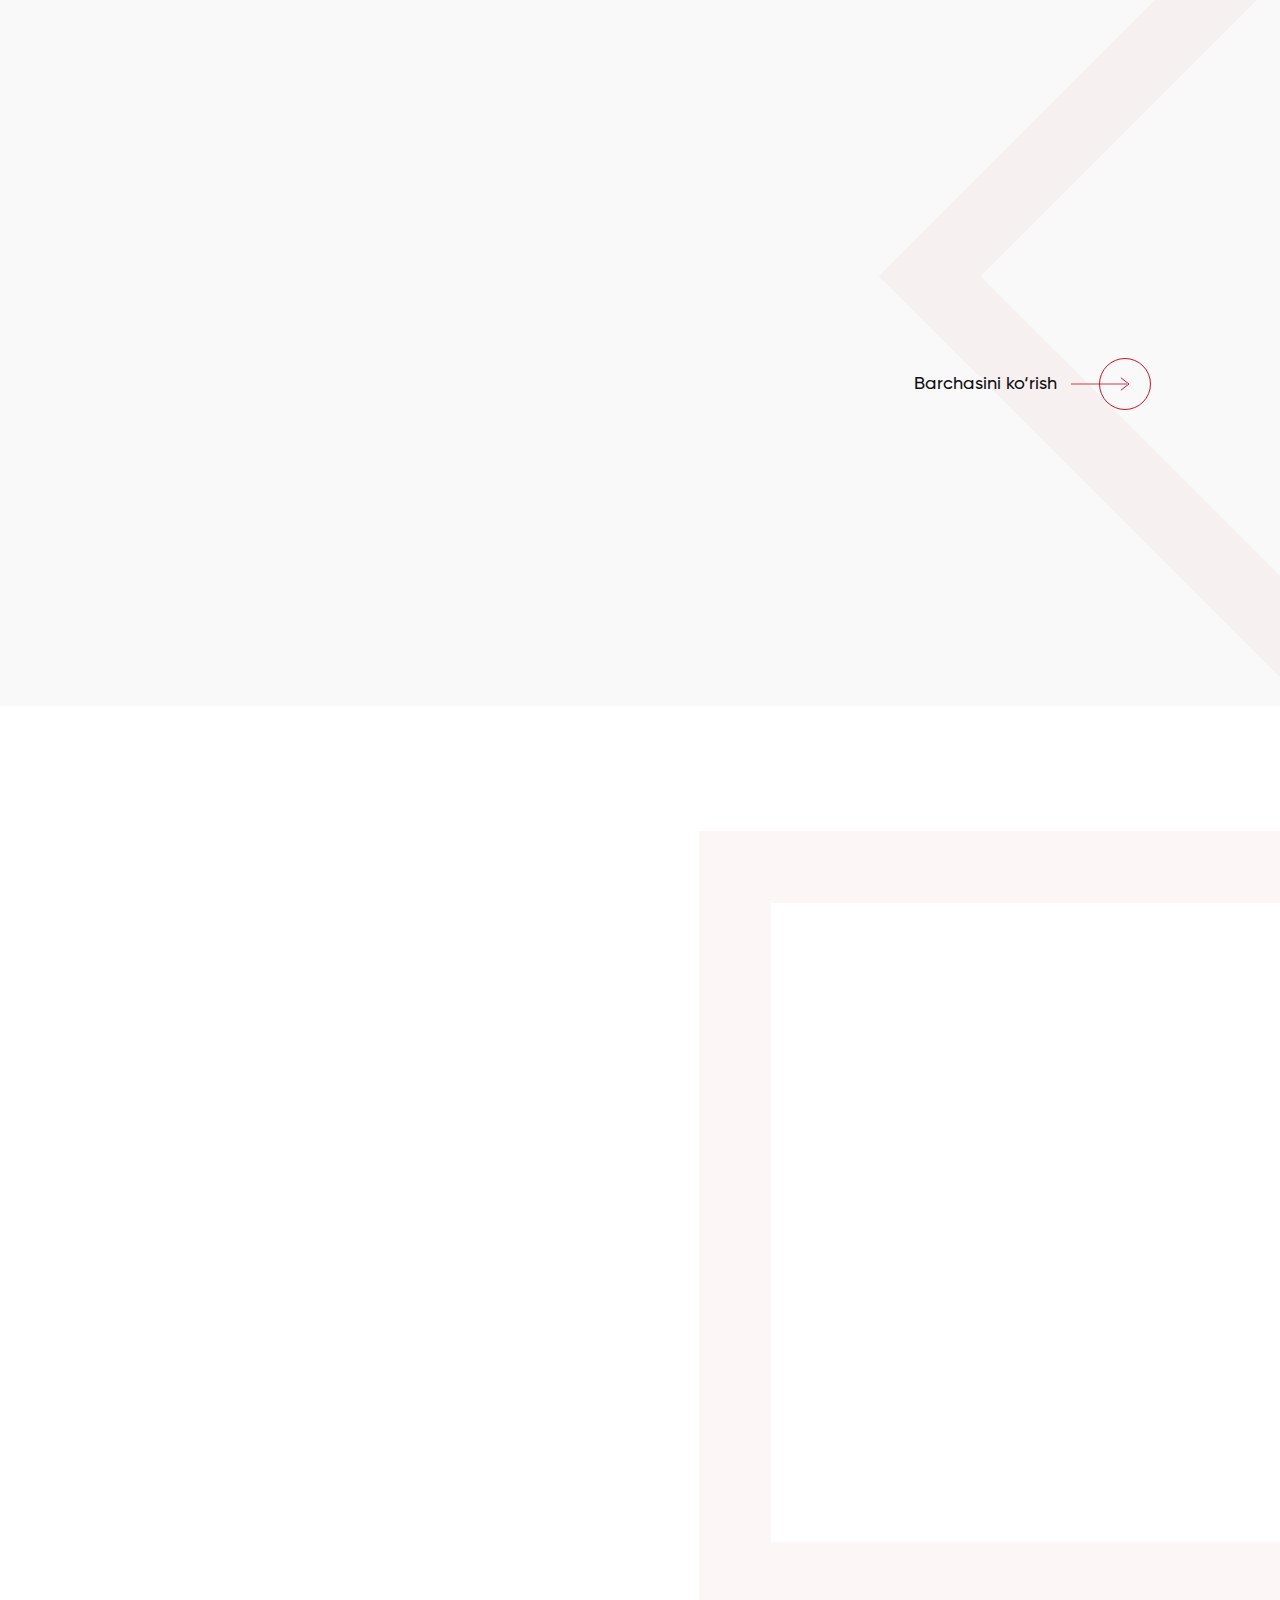
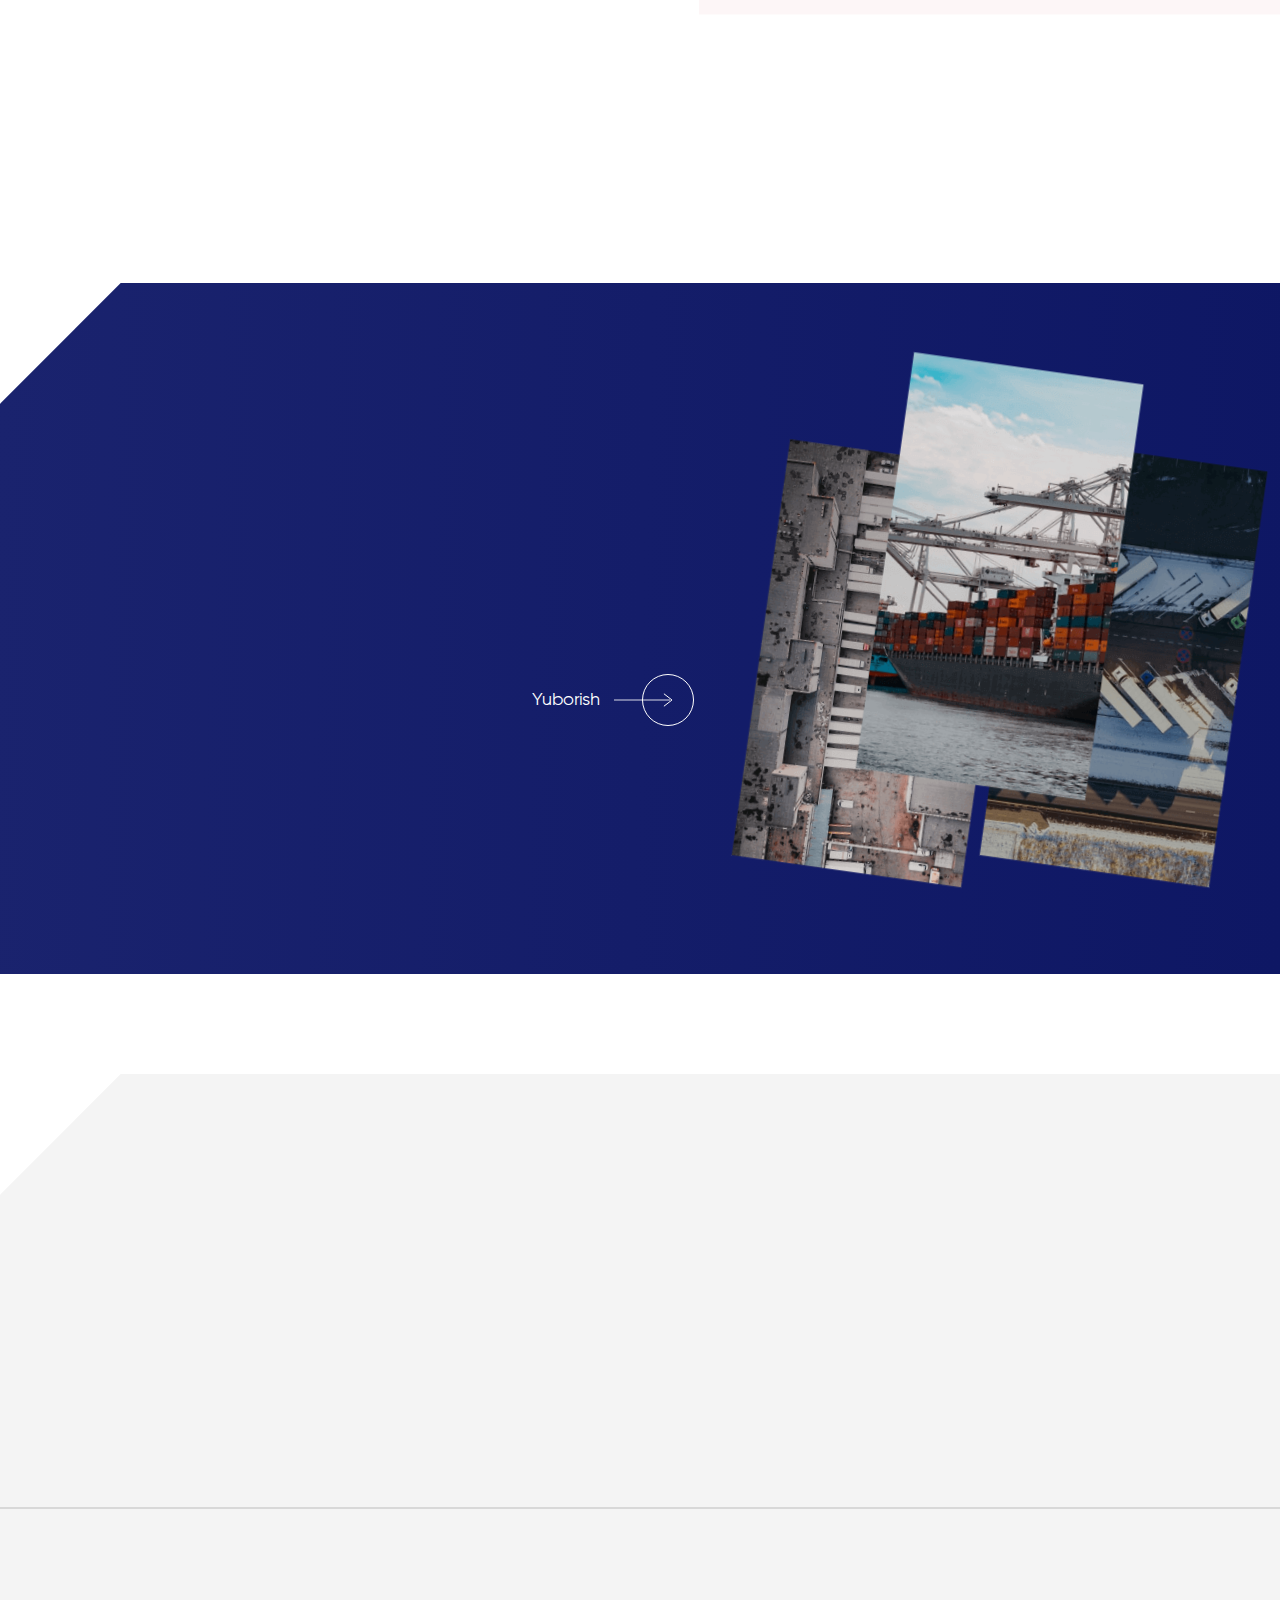
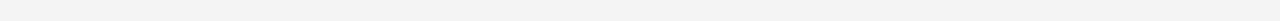
<file: layouts/index.html>
<!DOCTYPE html>
<html lang="en">
<head>
    <meta charset="UTF-8">
    <meta http-equiv="X-UA-Compatible" content="IE=edge" />
    <meta name="viewport" content="width=device-width, initial-scale=1.0" />
    <title>Chemion</title>
    
    <link rel="stylesheet" href="../assets/css/uikit.min.css" />
    <link rel="stylesheet" href="../assets/css/tailwind.css" />
    
    <link rel="stylesheet" href="../assets/sass/main.css">
    
</head>
<body>
    
    <div id="overlay" class="uk-position-fixed uk-width-1-1 uk-height-1-1 uk-position-top-left uk-flex uk-flex-center uk-flex-middle" style="background: rgba(17, 17, 17, 0.42); backdrop-filter: blur(32px); z-index: 999;">
        <div>
            <img class="anim-circle w-[233px]" src="../assets/img/svg/logo.svg" alt="logo">
        </div>
    </div>
    
    <div uk-sticky="show-on-up: true; animation: uk-animation-slide-top; sel-target: .main-header; cls-active: uk-navbar-sticky bg-[#fff]; cls-inactive: uk-navbar-transparent z-[9]; top: 200;" class="navbar">
        <header id="mainHeader" class="header main-header absolute top-0 left-0 w-full z-10 border-b border-[#fff] border-opacity-[0.06]">
            
            <div class="uk-container uk-container-large">
                <nav class="uk-flex uk-flex-middle py-[30px] sm:py-[40px] 2xl:py-[60px]" uk-grid>
                    
                    <div class="uk-navbar-left">
                        <div class="uk-flex-middle" uk-grid>
                            <div>
                                <a href="index.html">
                                    <img class="uk-animation-fade w-[150px] sm:w-[175px]" src="../assets/img/svg/logo.svg" alt="Logo">
                                </a>
                            </div>
                        </div>
                    </div>
                    
                    <div class="uk-navbar-right">
                        <div>  
                            <div class="text-[#1d1d1b]">
                                <a href="javascript:void(0);" uk-toggle="target: #offcanvas-flip" class="text-[#1d1d1b] hover-link">
                                    <img class="w-[28px] h-[17px]" src="../assets/img/svg/menu.svg" alt="menu">                                          
                                </a>
                            </div>
                            
                            <div id="offcanvas-flip" uk-offcanvas="flip: true; overlay: true">
                                <div class="uk-offcanvas-bar uk-padding-remove">
                                    
                                    <div class="uk-position-relative h-full w-full uk-padding-remove-bottom" uk-scrollspy="target: .animBottom; cls: uk-animation-slide-top-small; delay: 100;">
                                        
                                        <div class="sm:p-[30px] xl:p-[40px]">
                                            <div class="uk-padding uk-position-relative">
                                                <ul class="uk-grid-small uk-child-width-1-1 space-y-[25px]">
                                                    <li class="flex justify-end">
                                                        <button class="uk-offcanvas-close" type="button" uk-close>
                                                            <div class="border border-[#CD1527] rounded-full">
                                                                <img src="../assets/img/svg/add.svg" alt="close"> 
                                                            </div>                                     
                                                        </button>
                                                    </li>
                                                    <li>
                                                        <a href="about.html" class="text-[#000] hover-link-none nav-item active animBottom">Bosh sahifa</a>
                                                    </li>
                                                    <li>
                                                        <a href="about.html" class="text-[#000] hover-link-none nav-item animBottom">Biz haqimizda</a>
                                                    </li>
                                                    <li>
                                                        <a href="office.html" class="text-[#000] hover-link-none nav-item animBottom">Xalqaro savdo va xizmatlar</a>
                                                    </li>
                                                    <li>
                                                        <a href="services.html" class="text-[#000] hover-link-none nav-item animBottom">Xizmatlar</a>
                                                    </li>
                                                    <li>
                                                        <div class="flex items-center space-x-[20px] text-[#000]">
                                                            <a href="contact.html" class="nav-item-mini-link hover-link-none animBottom">Kontaktlar</a>
                                                            <a href="news.html" class="nav-item-mini-link hover-link-none animBottom">Yangiliklar</a>
                                                        </div>
                                                    </li>
                                                    <li>
                                                        <ul class="flex items-center space-x-[20px] nav-lang-links-wrapper pt-[30px]">
                                                            <li>
                                                                <a href="#" class="active animBottom hover-link-none">UZ</a>
                                                            </li>
                                                            <li>
                                                                <a href="#" class="animBottom hover-link-none">RU</a>
                                                            </li>
                                                            <li>
                                                                <a href="#" class="animBottom hover-link-none">EN</a>
                                                            </li>
                                                        </ul>
                                                    </li>
                                                </ul>
                                                <div class="uk-position-absolute right-[0px] bottom-[0px] nav-socials-wrapper">
                                                    <ul class="flex items-center uk-flex-column space-y-[14px] uk-padding">
                                                        <li class="animBottom">
                                                            <a href="#" class="w-[48px] h-[48px] flex items-center justify-center border border-[#1A236E] rounded-full">
                                                               <img src="../assets/img/svg/linkedin.svg" alt="linkin">                                                           
                                                            </a>
                                                        </li>
                                                        <li class="animBottom">
                                                            <a href="#" class="w-[48px] h-[48px] flex items-center justify-center border border-[#1A236E] rounded-full">
                                                                <img src="../assets/img/svg/facebook.svg" alt="facebook"> 
                                                            </a>
                                                        </li>
                                                        <li class="animBottom">
                                                            <a href="#" class="w-[48px] h-[48px] flex items-center justify-center border border-[#1A236E] rounded-full">
                                                                <img src="../assets/img/svg/telegram.svg" alt="telegram">                                                             
                                                            </a>
                                                        </li>
                                                    </ul>
                                                </div>
                                            </div>
                                        </div>
                                        
                                        <div class="nav-content-bottom p-[20px] md:p-[40px] border-[15px] border-[#1D2F45] mt-[100px] w-full animBottom">
                                            <div class="nav-content-bottom-wrapper uk-flex-middle justify-between" uk-grid>
                                                <div class="nav-content-bottom-context">
                                                    <h3 class="text-xl sm:text-[24px] 2xl:text-[28px] font-bold animBottom" style="color: #111; font-family: 'Gilroy';">
                                                        Biz bilan ishlash istagida bo’lsangiz biz bilan aloqaga chiqing.
                                                    </h3>
                                                    <div class="mt-[10px] animBottom">
                                                        <p class="text-opacity-[0.82]" style="color: #111;">
                                                            Bizdan sotib olgan mijozlarimiz har doim shunga ohshaga ashulalar eshitib yurishadi 2% chegirma doimiy mijozlarga.
                                                        </p>
                                                    </div>
                                                </div>
                                                <div class="w-[270px] flex uk-flex-right@m text-[#111] uk-animation-fade nav-content-contact-link">
                                                    <a href="#" class="text-lg 2xl:text-xl text-[#111] flex items-center hover-link-none group sm:mt-[20px] md:mt-[0]">
                                                        Aloqaga chiqish
                                                        <div class="group-hover:w-[15px] duration-500 w-[28px] ml-[14px] h-[2px] bg-[#CD1527] bg-opacity-[0.42]"></div>
                                                        <div class="absolute w-[52px] h-[52px] rounded-full border border-[#CD1527] flex items-center relative">
                                                            <div class="absolute left-[-15px] w-[28px] h-[2px] bg-[#CD1527] bg-opacity-[0.42] ml-[14px]" style="z-index: -1;"></div>
                                                            <div class="absolute left-[50%] translate-x-[-50%]">
                                                                <svg width="9" height="14" viewBox="0 0 9 14" fill="none" xmlns="http://www.w3.org/2000/svg">
                                                                    <path d="M0.638733 0.930176L8.47915 7.00018L0.638733 13.0702" stroke="#CD1527" stroke-miterlimit="10" stroke-linecap="round" stroke-linejoin="round"/>
                                                                </svg>                                                    
                                                            </div>
                                                        </div>
                                                    </a>
                                                </div>
                                            </div>
                                        </div>
                                        
                                    </div>
                                    
                                </div>
                            </div>
                        </div>
                    </div>
                    
                    
                </nav>
            </div>
            
        </header>
    </div>
    
    <section class="uk-section uk-position-relative main-main-section" uk-scrollspy="target: .animateBottom; cls: uk-animation-slide-bottom-medium;delay: 100; repeat: true">
        <div class="uk-container uk-container-large mt-[220px]">
            <div uk-grid>
                <div class="uk-width-1-2@m uk-width-3-4@s">
                    <div class="uk-flex uk-flex-column">
                        <h1 class="heading-first animateBottom">
                            Eng yaxshi kimyo
                            xomashiyolarini bizdan
                            xarid qiling!
                        </h1>
                        <div class="mt-[12px]">
                            <p class="2xl:text-lg text-[#222] fomt-400 text-opacity-[0.82] uk-width-3-4@m animateBottom">
                                Bizdan sotib olgan mijozlarimiz har doim shunga ohshaga ashulalar eshitib yurishadi 2% chegirma doimiy mijozlarga.
                            </p>
                        </div>
                        <div>
                            <div class="mt-[40px] text-[#111] uk-display-inline-block uk-animation-fade">
                                <div class="w-[230px] xl:w-[245px] flex uk-flex-right text-[#111] animBottom">
                                    <a href="#" class="text-lg font-500 2xl:text-xl text-[#111] flex items-center hover-link-none group">
                                        Aloqaga chiqish
                                        <div class="group-hover:w-[15px] duration-500 w-[28px] ml-[14px] h-[2px] bg-[#CD1527] bg-opacity-[0.42]"></div>
                                        <div class="absolute w-[52px] h-[52px] rounded-full border border-[#CD1527] flex items-center relative">
                                            <div class="absolute left-[-15px] w-[28px] h-[2px] bg-[#CD1527] bg-opacity-[0.42] ml-[14px]" style="z-index: -1;"></div>
                                            <div class="absolute left-[50%] translate-x-[-50%]">
                                                <svg width="9" height="14" viewBox="0 0 9 14" fill="none" xmlns="http://www.w3.org/2000/svg">
                                                    <path d="M0.638733 0.930176L8.47915 7.00018L0.638733 13.0702" stroke="#CD1527" stroke-miterlimit="10" stroke-linecap="round" stroke-linejoin="round"/>
                                                </svg>                                                    
                                            </div>
                                        </div>
                                    </a>
                                </div>
                            </div>
                        </div>
                    </div>
                </div>
            </div>
        </div>
        <div class="absolute top-0 left-0 main-top-left-rectangle">
            <img class="w-[640px]" src="../assets/img/svg/ractangle-top-left.svg" alt="ractangle">
        </div>
        <div class="main-main-img-wrapper absolute bottom-[-180px] right-0 uk-visible@m" style="z-index: 2;">
            <img class="w-[962px] h-[760px] object-cover" src="../assets/img/main/main-background.png" alt="background">
        </div>
    </section>
    
    <section class="uk-section lg:mt-[100px] uk-position-relative uk-overflow-hidden uk-position-relative digitals-section-wrapper uk-padding-remove-vertical">
        <div class="uk-container uk-container-large">
            <div class="uk-flex-between xl:pt-[170px] xl:pt-[100px] xl:pb-[80px] uk-margin-large-top uk-margin-large-bottom" uk-grid>
                <div class="uk-width-expand@l">
                    <div class="uk-grid-small lg:w-[80%]" uk-grid uk-scrollspy="target: .animateBottom; cls: uk-animation-slide-bottom-medium;delay: 100; repeat: true">
                        <h4 class="text-[#8796E9] text-[16px] font-600 animateBottom" style="font-family: 'Gilroy';">BIZ QANDAY MUAMMOLARNI YECHAMIZ</h4>
                        <div>
                            <p class="text-lg sm:text-xl 2xl:text-[22px] text-[#fff] text-opacity-[0.82] mt-[6px] animateBottom">
                                Ishlab chiqaruvchiga kerak bo’ladiga plomer homashiyolarni kerakli joyga o’z vaqtida sifati buzilamagan holda yetqazib berish bizning eng asosiy yechadigan muammolarimizdan biridir.
                            </p>
                        </div>
                        <div class="uk-visible@l uk-animation-fade">
                            <div class="w-[230px] 2xl:w-[245px] flex uk-flex-right text-[#fff] animBottom">
                                <a href="#" class="text-lg 2xl:text-xl text-[#fff] flex items-center hover-link-none group">
                                    Aloqaga chiqish
                                    <div class="group-hover:w-[15px] duration-500 w-[28px] ml-[14px] h-[2px] bg-[#fff] bg-opacity-[0.42]"></div>
                                    <div class="absolute w-[52px] h-[52px] rounded-full border border-[#fff] flex items-center relative">
                                        <div class="absolute left-[-15px] w-[28px] h-[2px] bg-[#fff] bg-opacity-[0.42] ml-[14px]" style="z-index: -1;"></div>
                                        <div class="absolute left-[50%] translate-x-[-50%]">
                                            <svg width="9" height="14" viewBox="0 0 9 14" fill="none" xmlns="http://www.w3.org/2000/svg">
                                                <path d="M0.638733 0.930176L8.47915 7.00018L0.638733 13.0702" stroke="#fff" stroke-miterlimit="10" stroke-linecap="round" stroke-linejoin="round"/>
                                            </svg>                                                    
                                        </div>
                                    </div>
                                </a>
                            </div>
                        </div>
                    </div>
                </div>
                
                <div class="uk-width-1-2@l xl:w-[42%]" uk-scrollspy="cls: uk-animation-slide-bottom-medium; target: .animateBottom; delay: 100;">
                    <ul class="uk-child-width-1-2@l uk-child-width-1-3@m uk-child-width-1-2@s uk-grid-medium" uk-grid>
                        <li>
                            <div class="uk-flex uk-flex-column animateBottom">
                                <div class="text-[56px] md:text-[64px] text-[#fff] font-600">
                                    <span>3</span>
                                    <span>t</span>
                                </div>
                                <div>
                                    <p class="text-[#fff] text-base sm:text-lg md:text-xl 2xl:text-[22px]">
                                        <span class="font-bold">2018</span> yil har kuni mijozga shuncha kimyoviy moddalaryetib borgan
                                    </p>
                                </div>
                            </div>
                        </li>
                        <li>
                            <div class="uk-flex uk-flex-column animateBottom">
                                <div class="text-[56px] md:text-[64px] text-[#fff] font-600">
                                    <span>5</span>
                                    <span>t</span>
                                </div>
                                <div>
                                    <p class="text-[#fff] text-base sm:text-lg md:text-xl 2xl:text-[22px]">
                                        <span class="font-bold">2019</span> yil har kuni mijozga shuncha kimyoviy moddalaryetib borgan
                                    </p>
                                </div>
                            </div>
                        </li>
                        <li>
                            <div class="uk-flex uk-flex-column animateBottom">
                                <div class="text-[56px] md:text-[64px] text-[#fff] font-600">
                                    <span>15</span>
                                    <span>t</span>
                                </div>
                                <div>
                                    <p class="text-[#fff] text-base sm:text-lg md:text-xl 2xl:text-[22px]">
                                        <span class="font-bold">2020</span> yil har kuni mijozga shuncha kimyoviy moddalaryetib borgan
                                    </p>
                                </div>
                            </div>
                        </li>
                        <li>
                            <div class="uk-flex uk-flex-column animateBottom">
                                <div class="text-[56px] md:text-[64px] text-[#fff] font-600">
                                    <span>22</span>
                                    <span>t</span>
                                </div>
                                <div>
                                    <p class="text-[#fff] text-base sm:text-lg md:text-xl 2xl:text-[22px]">
                                        <span class="font-bold">2021</span> yil har kuni mijozga shuncha kimyoviy moddalaryetib borgan
                                    </p>
                                </div>
                            </div>
                        </li>
                    </ul>
                </div>
                
                <div class="uk-hidden@l w-full">
                    <div class="mt-[25px] xl:mt-[40px] text-[#fff] uk-display-inline-block">
                        <div class="w-[230px] flex uk-flex-right text-[#fff] animBottom">
                            <a href="#" class="text-lg 2xl:text-xl text-[#fff] flex items-center hover-link-none group">
                                Aloqaga chiqish
                                <div class="group-hover:w-[15px] duration-500 w-[28px] ml-[14px] h-[2px] bg-[#fff] bg-opacity-[0.42]"></div>
                                <div class="absolute w-[52px] h-[52px] rounded-full border border-[#fff] flex items-center relative">
                                    <div class="absolute left-[-15px] w-[28px] h-[2px] bg-[#fff] bg-opacity-[0.42] ml-[14px]" style="z-index: -1;"></div>
                                    <div class="absolute left-[50%] translate-x-[-50%]">
                                        <svg width="9" height="14" viewBox="0 0 9 14" fill="none" xmlns="http://www.w3.org/2000/svg">
                                            <path d="M0.638733 0.930176L8.47915 7.00018L0.638733 13.0702" stroke="#fff" stroke-miterlimit="10" stroke-linecap="round" stroke-linejoin="round"/>
                                        </svg>                                                    
                                    </div>
                                </div>
                            </a>
                        </div>
                    </div>
                </div>
            </div>
        </div>
        <div class="arrow-right rotate-[135deg] absolute left-[-20px] bottom-[-80px] uk-visible@l"></div>
        <div class="absolute top-[0px] left-[-74px] digitals-ractangle-img-wrapper uk-visible@s" style="z-index: -1;">
            <img class="w-[800px]" src="../assets/img/svg/triange-bottom.svg" alt="triangle">
        </div>
    </section>
    
    <section class="uk-section uk-position-relative uk-overflow-hidden" uk-scrollspy="target: .animateBottom; cls: uk-animation-slide-bottom-medium;delay: 100; repeat: true"> 
        <div class="uk-container uk-container-large pt-[30px] pb-[30px] sm:pt-[140px] xl:pt-[170px] sm:pb-[140px] xl:pb-[170px]">
            <div class="uk-flex-middle uk-grid-match" uk-grid>
                <div class="uk-width-1-2@l uk-width-3-4@m">
                    <div class="uk-flex uk-flex-column">
                        <h2 class="heading-second text-[#111] animateBottom">
                            Chemion kompaniyasi dunyo miqyosida homashyo importyori sifatida <span class="text-[#CD1527]">2chi o’rinda.</span>
                        </h2>
                        <div class="mt-[12px]">
                            <p class="sm:text-lg sm:text-xl 2xl:text-[22px] text-[#222] lg:w-[90%] animateBottom">
                                Xalqaro miqiyosda kimyoviy xom-ashyolarni yetkazib berish bilan shug‘ullanuvchi rivojlanayotgan, o‘zgaruvchan bozorlarga moslashuvchan va doimiy o‘sishni o‘z oldiga maqsad qilib olgan jamoa ega kompaniya.
                            </p>
                        </div>
                        <div>
                            <div class="mt-[40px] text-[#111] uk-display-inline-block uk-animation-fade">
                                <div class="w-[230px] 2xl:w-[245px] flex uk-flex-right text-[#111] animBottom">
                                    <a href="#" class="text-lg 2xl:text-xl text-[#111] flex items-center hover-link-none group font-500">
                                        Aloqaga chiqish
                                        <div class="group-hover:w-[15px] duration-500 w-[28px] ml-[14px] h-[2px] bg-[#CD1527] bg-opacity-[0.42]"></div>
                                        <div class="absolute w-[52px] h-[52px] rounded-full border border-[#CD1527] flex items-center relative">
                                            <div class="absolute left-[-15px] w-[28px] h-[2px] bg-[#CD1527] bg-opacity-[0.42] ml-[14px]" style="z-index: -1;"></div>
                                            <div class="absolute left-[50%] translate-x-[-50%]">
                                                <svg width="9" height="14" viewBox="0 0 9 14" fill="none" xmlns="http://www.w3.org/2000/svg">
                                                    <path d="M0.638733 0.930176L8.47915 7.00018L0.638733 13.0702" stroke="#CD1527" stroke-miterlimit="10" stroke-linecap="round" stroke-linejoin="round"/>
                                                </svg>                                                    
                                            </div>
                                        </div>
                                    </a>
                                </div>
                            </div>
                        </div>
                    </div>
                </div>
                
                <div class="uk-width-1-2 uk-visible@l" uk-scrollspy="cls: uk-animation-shake; target: .animShake; delay: 100; repeat: true">
                    <div class="uk-grid-small uk-position-relative" uk-grid>
                        <div class="absolute bottom-[-48px] left-[-33px]">
                            <img class="w-[474px] degree-img-1 animShake" src="../assets/img/main/import-img-1.png" alt="import img" loading="lazy">
                        </div>
                        <div class="absolute top-[-48px] left-[67px]">
                            <img class="w-[390px] degree-img-2 animShake" src="../assets/img/main/import-img-2.png" alt="import img" loading="lazy">
                        </div>
                        <div class="absolute top-[50%] translate-y-[-50%] right-0">
                            <img class="w-[344px] degree-img-3 animShake" src="../assets/img/main/import-img-3.png" alt="import img" loading="lazy">
                        </div>
                    </div>
                </div>
            </div>
        </div>
        
        <div class="absolute left-0 top-1/2 translate-y-[-50%] uk-visible@s" style="z-index: -1;">
            <img class="w-[414x] h-[520px]" src="../assets/img/svg/Rectangle 274.svg" alt="ractangle">
        </div>
    </section>
    
    <section class="uk-section uk-position-relative uk-overflow-hidden uk-position-relative digitals-section-wrapper uk-padding-remove-vertical">
        <div class="uk-container uk-container-large uk-padding-large">
            <div class="uk-padding-large uk-padding-remove-horizontal">
                <div class="md:w-[500px]">
                    <h2 class="text-[#fff] heading-second animateBottom" uk-scrollspy="cls: uk-animation-slide-bottom-medium;delay: 100; repeat: true">
                        Kompaniya mijozlarga
                        nimalar orqli foydali bo’la
                        oladi
                    </h2>
                </div>
                
                <ul class="mt-[50px] uk-grid-large uk-child-width-1-4@m uk-child-width-1-2@s uk-flex-between" uk-grid uk-scrollspy="target: .animateBottom; cls: uk-animation-slide-bottom-medium;delay: 100;">
                    <li>
                        <div class="flex flex-col animateBottom">
                            <div class="border border-[#8796E9] rounded-full w-[34px] h-[34px] flex items-center justify-center">
                                <span class="text-[#8796E9] font-600">01</span>
                            </div>
                            <div class="mt-[12px]">
                                <h3 class="heading-third text-[#fff]">Shaxsiy logistika</h3>
                            </div>
                            <div class="mt-[12px]">
                                <p class="text-[#fff] text-opacity-[0.72]">
                                    O‘z xalqaro logistika bo‘limiga ega - yuklarni yakuniy manzilgacha o‘z vaqtida va to‘liq yetkazish xizmati Lorem, ipsum dolor sit amet consectetur 
                                </p>
                            </div>
                        </div>
                    </li>
                    <li>
                        <div class="flex flex-col animateBottom">
                            <div class="border border-[#8796E9] rounded-full w-[34px] h-[34px] flex items-center justify-center">
                                <span class="text-[#8796E9] font-600">02</span>
                            </div>
                            <div class="mt-[12px]">
                                <h3 class="heading-third text-[#fff]">Kuchli jamoa</h3>
                            </div>
                            <div class="mt-[12px]">
                                <p class="text-[#fff] text-opacity-[0.72]">
                                    Kreativ va nostandart fikrlovchi, tajribali xodimlar jamoasi - qiyin vaziyatlarda oson yechim topish manbai
                                </p>
                            </div>
                        </div>
                    </li>
                    <li>
                        <div class="flex flex-col animateBottom">
                            <div class="border border-[#8796E9] rounded-full w-[34px] h-[34px] flex items-center justify-center">
                                <span class="text-[#8796E9] font-600">03</span>
                            </div>
                            <div class="mt-[12px]">
                                <h3 class="heading-third text-[#fff]">Optimal takliflar</h3>
                            </div>
                            <div class="mt-[12px]">
                                <p class="text-[#fff] text-opacity-[0.72]">
                                    Bir murojaat bo‘yicha bir nechta va optimal takliflar berish imkoniyati
                                </p>
                            </div>
                        </div>
                    </li>
                    <li>
                        <div class="flex flex-col animateBottom">
                            <div class="border border-[#8796E9] rounded-full w-[34px] h-[34px] flex items-center justify-center">
                                <span class="text-[#8796E9] font-600">04</span>
                            </div>
                            <div class="mt-[12px]">
                                <h3 class="heading-third text-[#fff]">Strategiya</h3>
                            </div>
                            <div class="mt-[12px]">
                                <p class="text-[#fff] text-opacity-[0.72]">
                                    Strategiyasi dunyo miqiyosida masshtablashish bo‘lgan kompaniya
                                </p>
                            </div>
                        </div>
                    </li>
                </ul>
            </div>
        </div>
        <div class="arrow-right rotate-[225deg] absolute left-[-20px] top-[-80px] uk-visible@l"></div>
        <div class="advantage-ractangle-img-wrapper absolute top-[-660px] 2xl:top-[-640px] right-[-200px] xl:right-[-90px] uk-visible@s" style="z-index: -1;">
            <img class="w-[960px] rotate-[90deg]" src="../assets/img/svg/triange-bottom.svg" alt="triangle">
        </div>
    </section>
    
    <section class="uk-section uk-position-relative uk-overflow-hidden bg-[#f9f9f9]" uk-scrollspy="target: .animateBottom; cls: uk-animation-slide-bottom-medium;delay: 100; repeat: true">
        <div class="uk-container uk-container-large uk-padding-large" style="z-index: 1;">
            <div class="uk-width-1-2@l uk-width-3-5@m">
                <div class="uk-flex uk-flex-column">
                    <h2 class="heading-second text-[#111] animateBottom" style="z-index: 2;">
                        Biz qaysi sohalarga mahsulotlar
                        yeqazib beramiz?
                    </h2>
                    <div class="mt-[12px]">
                        <p class="text-[#222] uk-width-3-4@l xl:w-[85%] animateBottom" style="z-index: 2;">
                            Xalqaro miqiyosda kimyoviy xom-ashyolarni yetkazib berish bilan shug‘ullanuvchi rivojlanayotgan, o‘zgaruvchan bozorlarga moslashuvchan va doimiy o‘sishni o‘z oldiga maqsad qilib.
                        </p>
                    </div>
                </div>
            </div>
            
            <div class="uk-margin-large-top" style="z-index: 2 !important;">
                
                <ul class="uk-child-width-1-2@s uk-child-width-1-3@m" uk-grid uk-scrollspy="cls: uk-animation-fade; target: .animFade; delay: 100;">
                    <li class="relative animFade relative services-item group z-10">
                        <div class="speciality-img-wrapper relative uk-overflow-hidden">
                            <img class="w-full min-h-[213px] sm:min-h-[257px] object-cover group-hover:scale-110 transition duration-200"
                            src="../assets/img/main/product-img-1.png" alt="product" loading="lazy">
                        </div>
                        <div>
                            <div style="z-index: 20;">
                                <div class="absolute top-[15px] left-[50px] lg:top-[20px] lg:left-[60px] xl:top-[25px] xl:left-[70px]">
                                    <h3 class="text-[24px] xl:text-[26px] 2xl:text-[28px] text-[#fff] font-600" style="font-family: 'Gilroy';">Sohaning turlari</h3>
                                </div>
                                <div class="absolute bottom-[15px] left-[50px] lg:bottom-[20px] lg:left-[60px] xl:bottom-[25px] xl:left-[70px]">
                                    <div class="text-[#ffffffde]">
                                        <a id="serviceWrapper-3" href="#serviceDetails" class="text-[#fff] hover-link-none flex items-center duration-200">
                                            Batafsil
                                            <svg class="ml-[6px]" width="30" height="16" viewBox="0 0 30 16" fill="none" xmlns="http://www.w3.org/2000/svg">
                                                <circle cx="22" cy="8" r="7.75" stroke="white" stroke-width="0.5"/>
                                                <path d="M21.2734 6.13232L23.6859 8.00002L21.2734 9.86771" stroke="white" stroke-width="0.5" stroke-miterlimit="10" stroke-linecap="round" stroke-linejoin="round"/>
                                                <path d="M1 8L23 8" stroke="white" stroke-width="0.5" stroke-miterlimit="10" stroke-linecap="round" stroke-linejoin="round"/>
                                            </svg>                                                
                                        </a>
                                    </div>
                                </div>
                            </div>
                        </div>
                    </li>
                    <li class="relative animFade relative services-item group z-10">
                        <div class="speciality-img-wrapper relative uk-overflow-hidden">
                            <img class="w-full min-h-[213px] sm:min-h-[257px] object-cover group-hover:scale-110 transition duration-200"
                            src="../assets/img/main/product-img-2.png" alt="product" loading="lazy">
                        </div>
                        <div>
                            <div style="z-index: 20;">
                                <div class="absolute top-[15px] left-[50px] lg:top-[20px] lg:left-[60px] xl:top-[25px] xl:left-[70px]">
                                    <h3 class="text-[24px] xl:text-[26px] 2xl:text-[28px] text-[#fff] font-600" style="font-family: 'Gilroy';">Sohaning turlari</h3>
                                </div>
                                <div class="absolute bottom-[15px] left-[50px] lg:bottom-[20px] lg:left-[60px] xl:bottom-[25px] xl:left-[70px]">
                                    <div class="text-[#ffffffde]">
                                        <a id="serviceWrapper-3" href="#serviceDetails" class="text-[#fff] hover-link-none flex items-center duration-200">
                                            Batafsil
                                            <svg class="ml-[6px]" width="30" height="16" viewBox="0 0 30 16" fill="none" xmlns="http://www.w3.org/2000/svg">
                                                <circle cx="22" cy="8" r="7.75" stroke="white" stroke-width="0.5"/>
                                                <path d="M21.2734 6.13232L23.6859 8.00002L21.2734 9.86771" stroke="white" stroke-width="0.5" stroke-miterlimit="10" stroke-linecap="round" stroke-linejoin="round"/>
                                                <path d="M1 8L23 8" stroke="white" stroke-width="0.5" stroke-miterlimit="10" stroke-linecap="round" stroke-linejoin="round"/>
                                            </svg>                                                
                                        </a>
                                    </div>
                                </div>
                            </div>
                        </div>
                    </li>
                    <li class="relative animFade relative services-item group z-10">
                        <div class="speciality-img-wrapper relative uk-overflow-hidden">
                            <img class="w-full min-h-[213px] sm:min-h-[257px] object-cover group-hover:scale-110 transition duration-200"
                            src="../assets/img/main/product-img-3.png" alt="product" loading="lazy">
                        </div>
                        <div>
                            <div style="z-index: 20;">
                                <div class="absolute top-[15px] left-[50px] lg:top-[20px] lg:left-[60px] xl:top-[25px] xl:left-[70px]">
                                    <h3 class="text-[24px] xl:text-[26px] 2xl:text-[28px] text-[#fff] font-600" style="font-family: 'Gilroy';">Sohaning turlari</h3>
                                </div>
                                <div class="absolute bottom-[15px] left-[50px] lg:bottom-[20px] lg:left-[60px] xl:bottom-[25px] xl:left-[70px]">
                                    <div class="text-[#ffffffde]">
                                        <a id="serviceWrapper-3" href="#serviceDetails" class="text-[#fff] hover-link-none flex items-center duration-200">
                                            Batafsil
                                            <svg class="ml-[6px]" width="30" height="16" viewBox="0 0 30 16" fill="none" xmlns="http://www.w3.org/2000/svg">
                                                <circle cx="22" cy="8" r="7.75" stroke="white" stroke-width="0.5"/>
                                                <path d="M21.2734 6.13232L23.6859 8.00002L21.2734 9.86771" stroke="white" stroke-width="0.5" stroke-miterlimit="10" stroke-linecap="round" stroke-linejoin="round"/>
                                                <path d="M1 8L23 8" stroke="white" stroke-width="0.5" stroke-miterlimit="10" stroke-linecap="round" stroke-linejoin="round"/>
                                            </svg>                                                
                                        </a>
                                    </div>
                                </div>
                            </div>
                        </div>
                    </li>
                    <li class="relative animFade relative services-item group z-10">
                        <div class="speciality-img-wrapper relative uk-overflow-hidden">
                            <img class="w-full min-h-[213px] sm:min-h-[257px] object-cover group-hover:scale-110 transition duration-200"
                            src="../assets/img/main/product-img-4.png" alt="product" loading="lazy">
                        </div>
                        <div>
                            <div style="z-index: 20;">
                                <div class="absolute top-[15px] left-[50px] lg:top-[20px] lg:left-[60px] xl:top-[25px] xl:left-[70px]">
                                    <h3 class="text-[24px] xl:text-[26px] 2xl:text-[28px] text-[#fff] font-600" style="font-family: 'Gilroy';">Sohaning turlari</h3>
                                </div>
                                <div class="absolute bottom-[15px] left-[50px] lg:bottom-[20px] lg:left-[60px] xl:bottom-[25px] xl:left-[70px]">
                                    <div class="text-[#ffffffde]">
                                        <a id="serviceWrapper-3" href="#serviceDetails" class="text-[#fff] hover-link-none flex items-center duration-200">
                                            Batafsil
                                            <svg class="ml-[6px]" width="30" height="16" viewBox="0 0 30 16" fill="none" xmlns="http://www.w3.org/2000/svg">
                                                <circle cx="22" cy="8" r="7.75" stroke="white" stroke-width="0.5"/>
                                                <path d="M21.2734 6.13232L23.6859 8.00002L21.2734 9.86771" stroke="white" stroke-width="0.5" stroke-miterlimit="10" stroke-linecap="round" stroke-linejoin="round"/>
                                                <path d="M1 8L23 8" stroke="white" stroke-width="0.5" stroke-miterlimit="10" stroke-linecap="round" stroke-linejoin="round"/>
                                            </svg>                                                
                                        </a>
                                    </div>
                                </div>
                            </div>
                        </div>
                    </li>
                    <li class="relative animFade relative services-item group z-10">
                        <div class="speciality-img-wrapper relative uk-overflow-hidden">
                            <img class="w-full min-h-[213px] sm:min-h-[257px] object-cover group-hover:scale-110 transition duration-200"
                            src="../assets/img/main/product-img-5.png" alt="product" loading="lazy">
                        </div>
                        <div>
                            <div style="z-index: 20;">
                                <div class="absolute top-[15px] left-[50px] lg:top-[20px] lg:left-[60px] xl:top-[25px] xl:left-[70px]">
                                    <h3 class="text-[24px] xl:text-[26px] 2xl:text-[28px] text-[#fff] font-600" style="font-family: 'Gilroy';">Sohaning turlari</h3>
                                </div>
                                <div class="absolute bottom-[15px] left-[50px] lg:bottom-[20px] lg:left-[60px] xl:bottom-[25px] xl:left-[70px]">
                                    <div class="text-[#ffffffd3]">
                                        <a id="serviceWrapper-3" href="#serviceDetails" class="text-[#fff] hover-link-none flex items-center duration-200">
                                            Batafsil
                                            <svg class="ml-[6px]" width="30" height="16" viewBox="0 0 30 16" fill="none" xmlns="http://www.w3.org/2000/svg">
                                                <circle cx="22" cy="8" r="7.75" stroke="white" stroke-width="0.5"/>
                                                <path d="M21.2734 6.13232L23.6859 8.00002L21.2734 9.86771" stroke="white" stroke-width="0.5" stroke-miterlimit="10" stroke-linecap="round" stroke-linejoin="round"/>
                                                <path d="M1 8L23 8" stroke="white" stroke-width="0.5" stroke-miterlimit="10" stroke-linecap="round" stroke-linejoin="round"/>
                                            </svg>                                                
                                        </a>
                                    </div>
                                </div>
                            </div>
                        </div>
                    </li> 
                    <li class="z-10">
                        <div class="flex items-center justify-center sm:min-h-[257px]">
                            <div class="w-[240px] 2xl:w-[255px] flex uk-flex-right text-[#111] animBottom">
                                <a href="#" class="text-lg 2xl:text-xl text-[#111] flex items-center hover-link-none group font-500">
                                    Barchasini ko‘rish
                                    <div class="group-hover:w-[15px] duration-500 w-[28px] ml-[14px] h-[2px] bg-[#CD1527] bg-opacity-[0.42]"></div>
                                    <div class="absolute w-[52px] h-[52px] rounded-full border border-[#CD1527] flex items-center relative">
                                        <div class="absolute left-[-15px] w-[28px] h-[2px] bg-[#CD1527] bg-opacity-[0.42] ml-[14px]" style="z-index: -1;"></div>
                                        <div class="absolute left-[50%] translate-x-[-50%]">
                                            <svg width="9" height="14" viewBox="0 0 9 14" fill="none" xmlns="http://www.w3.org/2000/svg">
                                                <path d="M0.638733 0.930176L8.47915 7.00018L0.638733 13.0702" stroke="#CD1527" stroke-miterlimit="10" stroke-linecap="round" stroke-linejoin="round"/>
                                            </svg>                                                    
                                        </div>
                                    </div>
                                </a>
                            </div>
                        </div>
                    </li>
                </ul>
                
            </div>
        </div>
        
        <div class="speciality-ractangle-img-wrapper absolute top-[-40px] left-0">
            <svg width="859" height="314" viewBox="0 0 859 314" fill="none" xmlns="http://www.w3.org/2000/svg">
                <rect opacity="0.04" x="-21" y="21" width="859" height="272" stroke="#CD1527" stroke-width="42"/>
            </svg>                
        </div>
        <div class="speciality-squar-img-wrapper absolute top-0 right-0">
            <svg width="572" height="1109" viewBox="0 0 572 1109" fill="none" xmlns="http://www.w3.org/2000/svg">
                <rect opacity="0.04" x="51.6851" y="554.228" width="711.474" height="711.474" transform="rotate(-45 51.6851 554.228)" stroke="#CD1527" stroke-width="72"/>
            </svg>                
        </div>
    </section>
    
    <section class="uk-section uk-position-relative uk-overflow-hidden" uk-scrollspy="target: .animateBottom; cls: uk-animation-slide-bottom-medium;delay: 100; repeat: true">
        <div class="uk-container uk-container-large uk-margin-large-top uk-margin-large-bottom" style="z-index: 1;">
            <div class="uk-width-1-2@l uk-width-3-5@m">
                <div class="uk-flex uk-flex-column">
                    <h2 class="heading-second text-[#111] animateBottom" style="z-index: 2;">
                        So’ngi yangiliklarimiz bilan tanishib chiqishingiz mumkin.
                    </h2>
                    <div class="mt-[12px] animateBottom">
                        <p class="text-[#222] uk-width-3-4@l xl:w-[85%]" style="z-index: 2;">
                            Xalqaro miqiyosda kimyoviy xom-ashyolarni yetkazib berish bilan shug‘ullanuvchi rivojlanayotgan, o‘zgaruvchan bozorlarga moslashuvchan va doimiy o‘sishni o‘z
                        </p>
                    </div>
                </div>
            </div>
            
            <div class="uk-margin-large-top" style="z-index: 2 !important;" uk-scrollspy="cls: uk-animation-fade; target: .animFade; delay: 100;">
                <ul uk-grid>
                    <li class="uk-width-1-2@l animFade">
                        <div>
                            <div>
                                <div class="uk-overflow-hidden">
                                    <img class="uk-width-1-1 lg:h-[520px] object-cover hover:scale-110 duration-300 cursor-pointer" src="../assets/img/main/news-img-1.png" alt="news" loading="lazy">
                                </div>
                            </div>
                            <div class="flex flex-col mt-[16px]">
                                <h3 class="font-600 heading-third uk-width-3-4@l text-[#111]" style="line-height: 40px;">
                                    Bu Joyiga yangilik nomi yozilishi katta ehtimol bn aniq
                                </h3>
                                <div class="text-[#111111cd] uk-display-inline-block 2xl:text-lg mt-[10px]">
                                    <a href="#serviceDetails" class="text-[#111] hover-link-none flex items-center font-500 duration-200">
                                        Batafsil
                                        <svg class="ml-[6px]" width="28" height="18" viewBox="0 0 28 18" fill="none" xmlns="http://www.w3.org/2000/svg">
                                            <circle cx="18.5" cy="9" r="8.5" stroke="#CD1527"/>
                                            <path d="M17.6836 6.89893L20.3976 9.00008L17.6836 11.1012" stroke="#CD1527" stroke-miterlimit="10" stroke-linecap="round" stroke-linejoin="round"/>
                                            <path d="M0.5 9L20.2308 9" stroke="#CD1527" stroke-miterlimit="10" stroke-linecap="round" stroke-linejoin="round"/>
                                        </svg>                                                                         
                                    </a>
                                </div>
                            </div>
                        </div>
                    </li>
                    <li class="uk-width-1-2@l animFade">
                        <ul class="uk-child-width-1-2" uk-grid>
                            <li>
                                <div>
                                    <div>
                                        <div class="uk-overflow-hidden">
                                            <img class="uk-width-1-1 object-cover h-[110px] sm:h-[218px] lg:h-[193px] hover:scale-110 duration-300 cursor-pointer" src="../assets/img/main/news-img-2.png" alt="news" loading="lazy">
                                        </div>
                                    </div>
                                    <div class="flex flex-col lg:w-[90%] mt-[8px]">
                                        <h4 class="2xl:text-lg font-600 text-[#111]" style="line-height: 24px; font-family: 'Gilroy';">
                                            Bu Joyiga yangilik nomi yozilishi katta ehtimol bn aniq
                                        </h4>
                                        <div class="text-[#111111cd] uk-display-inline-block mt-[5px]">
                                            <a id="serviceWrapper-3" href="#serviceDetails" class="text-[#111] hover-link-none flex items-center font-500 duration-200">
                                                Batafsil
                                                <svg class="ml-[6px]" width="28" height="18" viewBox="0 0 28 18" fill="none" xmlns="http://www.w3.org/2000/svg">
                                                    <circle cx="18.5" cy="9" r="8.5" stroke="#CD1527"/>
                                                    <path d="M17.6836 6.89893L20.3976 9.00008L17.6836 11.1012" stroke="#CD1527" stroke-miterlimit="10" stroke-linecap="round" stroke-linejoin="round"/>
                                                    <path d="M0.5 9L20.2308 9" stroke="#CD1527" stroke-miterlimit="10" stroke-linecap="round" stroke-linejoin="round"/>
                                                </svg>                                                                         
                                            </a>
                                        </div>
                                    </div>
                                </div>
                            </li>
                            <li class="animFade">
                                <div>
                                    <div>
                                        <div class="uk-overflow-hidden">
                                            <img class="uk-width-1-1 object-cover h-[110px] sm:h-[218px] lg:h-[193px] hover:scale-110 duration-300 cursor-pointer" src="../assets/img/main/news-img-3.png" alt="news" loading="lazy">
                                        </div>
                                    </div>
                                    <div class="flex flex-col lg:w-[90%] mt-[8px]">
                                        <h4 class="2xl:text-lg font-600 text-[#111]" style="line-height: 24px; font-family: 'Gilroy';">
                                            Bu Joyiga yangilik nomi yozilishi katta ehtimol bn aniq
                                        </h4>
                                        <div class="text-[#111111cd] uk-display-inline-block mt-[5px]">
                                            <a id="serviceWrapper-3" href="#serviceDetails" class="text-[#111] hover-link-none flex items-center font-500 duration-200">
                                                Batafsil
                                                <svg class="ml-[6px]" width="28" height="18" viewBox="0 0 28 18" fill="none" xmlns="http://www.w3.org/2000/svg">
                                                    <circle cx="18.5" cy="9" r="8.5" stroke="#CD1527"/>
                                                    <path d="M17.6836 6.89893L20.3976 9.00008L17.6836 11.1012" stroke="#CD1527" stroke-miterlimit="10" stroke-linecap="round" stroke-linejoin="round"/>
                                                    <path d="M0.5 9L20.2308 9" stroke="#CD1527" stroke-miterlimit="10" stroke-linecap="round" stroke-linejoin="round"/>
                                                </svg>                                                                         
                                            </a>
                                        </div>
                                    </div>
                                </div>
                            </li>
                            <li class="animFade">
                                <div>
                                    <div>
                                        <div class="uk-overflow-hidden">
                                            <img class="uk-width-1-1 object-cover h-[110px] sm:h-[218px] lg:h-[193px] hover:scale-110 duration-300 cursor-pointer" src="../assets/img/main/news-img-4.png" alt="news" loading="lazy">
                                        </div>
                                    </div>
                                    <div class="flex flex-col lg:w-[90%] mt-[8px]">
                                        <h4 class="2xl:text-lg font-600 text-[#111]" style="line-height: 24px; font-family: 'Gilroy';">
                                            Bu Joyiga yangilik nomi yozilishi katta ehtimol bn aniq
                                        </h4>
                                        <div class="text-[#111111cd] uk-display-inline-block mt-[5px]">
                                            <a id="serviceWrapper-3" href="#serviceDetails" class="text-[#111] hover-link-none flex items-center font-500 duration-200">
                                                Batafsil
                                                <svg class="ml-[6px]" width="28" height="18" viewBox="0 0 28 18" fill="none" xmlns="http://www.w3.org/2000/svg">
                                                    <circle cx="18.5" cy="9" r="8.5" stroke="#CD1527"/>
                                                    <path d="M17.6836 6.89893L20.3976 9.00008L17.6836 11.1012" stroke="#CD1527" stroke-miterlimit="10" stroke-linecap="round" stroke-linejoin="round"/>
                                                    <path d="M0.5 9L20.2308 9" stroke="#CD1527" stroke-miterlimit="10" stroke-linecap="round" stroke-linejoin="round"/>
                                                </svg>                                                                         
                                            </a>
                                        </div>
                                    </div>
                                </div>
                            </li>
                            <li class="animFade">
                                <div>
                                    <div>
                                        <div class="uk-overflow-hidden">
                                            <img class="uk-width-1-1 object-cover h-[110px] sm:h-[218px] lg:h-[193px] hover:scale-110 duration-300 cursor-pointer" src="../assets/img/main/news-img-5.png" alt="news" loading="lazy">
                                        </div>
                                    </div>
                                    <div class="flex flex-col lg:w-[90%] mt-[8px]">
                                        <h4 class="2xl:text-lg font-600 text-[#111]" style="line-height: 24px; font-family: 'Gilroy';">
                                            Bu Joyiga yangilik nomi yozilishi katta ehtimol bn aniq
                                        </h4>
                                        <div class="text-[#111111cd] uk-display-inline-block mt-[5px]">
                                            <a id="serviceWrapper-3" href="#serviceDetails" class="text-[#111] hover-link-none flex items-center font-500 duration-200">
                                                Batafsil
                                                <svg class="ml-[6px]" width="28" height="18" viewBox="0 0 28 18" fill="none" xmlns="http://www.w3.org/2000/svg">
                                                    <circle cx="18.5" cy="9" r="8.5" stroke="#CD1527"/>
                                                    <path d="M17.6836 6.89893L20.3976 9.00008L17.6836 11.1012" stroke="#CD1527" stroke-miterlimit="10" stroke-linecap="round" stroke-linejoin="round"/>
                                                    <path d="M0.5 9L20.2308 9" stroke="#CD1527" stroke-miterlimit="10" stroke-linecap="round" stroke-linejoin="round"/>
                                                </svg>                                                                         
                                            </a>
                                        </div>
                                    </div>
                                </div>
                            </li>
                        </ul>
                    </li>
                </ul>                
            </div>
        </div>
        
        <div class="absolute right-0 top-[125px] uk-visible@s" style="z-index: -1;">
            <svg width="581" height="784" viewBox="0 0 581 784" fill="none" xmlns="http://www.w3.org/2000/svg">
                <rect opacity="0.04" x="36" y="747.474" width="711.474" height="711.474" transform="rotate(-90 36 747.474)" stroke="#CD1527" stroke-width="72"/>
            </svg>                
        </div>
    </section>
    
    <section class="uk-section uk-position-relative uk-overflow-hidden uk-position-relative digitals-section-wrapper uk-padding-remove-vertical" uk-scrollspy="target: .animateBottom; cls: uk-animation-slide-bottom-medium;delay: 100">
        <div class="uk-container uk-container-large py-[30px] 2xl:py-[70px]">
            <div class="uk-flex-middle uk-flex-between uk-padding-large uk-padding-remove-horizontal" uk-grid>
                <div class="uk-width-expand@l uk-width-1-1@m">
                    <form action="#" class="uk-child-width-1-1 uk-grid-medium" uk-grid>
                        <div class="uk-width-3-4@m uk-width-1-1@l">
                            <h2 class="heading-second text-[#fff] animateBottom">Biznesingizda xomashyo boyicha muammoingiz bo’lsa bizga murojat qilishingiz mumkin.</h2>
                            <p class="lg:w-[74%] text-[#fff] text-opacity-[0.72] mt-[12px] animateBottom">
                                Xalqaro miqiyosda kimyoviy xom-ashyolarni yetkazib berish bilan shug‘ullanuvchi rivojlanayotgan, o‘zgaruvchan bozorlarga moslashuvchan va doimiy 
                            </p>
                        </div>
                        <div class="uk-width-3-4@s uk-width-auto@m">
                            <div class="flex justify-space-between uk-grid-small mt-[6px]" uk-grid>
                                <div class="uk-width-expand@m animateBottom">
                                    <div>
                                        <input class="form-input border focus:outline-none w-full rounded-[4px] h-[52px] px-[24px] bg-transparent text-[#fff]" type="text" placeholder="Muhammad Aziz">
                                    </div>
                                </div>
                                <div class="uk-width-expand@m animateBottom">
                                    <div class="lg:ml-[7px] mt-[6px] md:mt-[0]">
                                        <input class="form-input border focus:outline-none w-full rounded-[4px] h-[52px] px-[24px] bg-transparent text-[#fff]" type="text" placeholder="+9989X XXX XX XX"></input>
                                    </div>
                                </div>
                                <div class="form-send-link w-[160px] 2xl:w-[200px] ml-[20px] 2xl:ml-0 flex uk-flex-right text-[#fff] uk-animation-fade">
                                    <a href="#" class="text-lg 2xl:text-xl text-[#fff] flex items-center hover-link-none group">
                                        Yuborish
                                        <div class="group-hover:w-[15px] duration-500 w-[28px] ml-[14px] h-[2px] bg-[#fff] bg-opacity-[0.42]"></div>
                                        <div class="absolute w-[52px] h-[52px] rounded-full border border-[#fff] flex items-center relative">
                                            <div class="absolute left-[-15px] w-[28px] h-[2px] bg-[#fff] bg-opacity-[0.42] ml-[14px]" style="z-index: -1;"></div>
                                            <div class="absolute left-[50%] translate-x-[-50%]">
                                                <svg width="9" height="14" viewBox="0 0 9 14" fill="none" xmlns="http://www.w3.org/2000/svg">
                                                    <path d="M0.638733 0.930176L8.47915 7.00018L0.638733 13.0702" stroke="white" stroke-miterlimit="10" stroke-linecap="round" stroke-linejoin="round"/>
                                                </svg>                                                    
                                            </div>
                                        </div>
                                    </a>
                                </div>
                            </div>
                        </div>
                        <div>
                            <div class="flex md:items-end flex-col md:flex-row mt-[30px]">
                                <div class="text-[#fff] animateBottom">
                                    <a href="#" class="heading-second text-[#fff] border-b border-[#fff] border-opacity-[0.42] py-[7px] hover-link-none hover:text-[#ffffffbb] duration-300">+998 97 404 40 04</a>
                                </div>
                                <div class="text-[#fff] animateBottom">
                                    <div class="md:ml-[70px] md:mb-[5px] mt-[25px]">
                                        <a href="#" class="border-b border-[#fff] border-opacity-[0.42] py-[7px] text-[#fff] hover-link-none text-xl hover:text-[#ffffffbb] duration-300">
                                            chemion@gmail.com
                                        </a>
                                    </div>
                                </div>
                            </div>
                        </div>
                    </form>
                </div>
                
                <div class="xl:w-[44%] flex justify-end form-img-wrapper mt-[70px]">
                    <div class="uk-grid-small uk-position-relative" uk-grid>
                        <div>
                            <img class="w-[233px] h-[421px] object-cover rotate-[8deg] form-img-1" src="../assets/img/main/matterial-img-2.png" alt="matterial">
                        </div>
                        <div>
                            <img class="w-[233px] h-[421px] object-cover rotate-[8deg] form-img-2" src="../assets/img/main/matterial-img-3.png" alt="matterial">
                        </div>
                        <div class="absolute top-[-87px] left-[50%] translate-x-[-50%]">
                            <img class="w-[233px] h-[421px] object-cover rotate-[8deg] form-img-3" src="../assets/img/main/matterial-img-1.png" alt="matterial">
                        </div>
                    </div>
                </div>
            </div>
        </div>
        <div class="arrow-right rotate-[225deg] absolute left-[-20px] top-[-80px] uk-visible@l"></div>
    </section>
    
    <footer class="uk-section sm:mt-[100px] uk-position-relative uk-overflow-hidden uk-position-relative bg-[#f4f4f4] uk-padding-remove-vertical" uk-scrollspy="target: .animateBottom; cls: uk-animation-slide-bottom-small;delay: 100">
        
        <div class="absolute footer-ractangle-img-wrapper uk-visible@l animateBottom">
            <svg width="479" height="296" viewBox="0 0 479 296" fill="none" xmlns="http://www.w3.org/2000/svg">
                <rect opacity="0.04" x="21" y="21" width="479" height="254" stroke="#111111" stroke-width="42"/>
            </svg>                
        </div>
        
        <div class="uk-container uk-container-large uk-padding-large sm:pt-[100px]">
            <ul class="uk-flex-between uk-text-center uk-text-left@s pt-[30px] sm:pt-[0]" uk-grid>
                <li class="uk-width-1-3@l uk-width-1-2@s">
                    <div>
                        <div class="uk-display-inline-block animateBottom">
                            <a href="index.html">
                                <img class="w-[179px]" src="../assets/img/svg/logo.svg" alt="logo">
                            </a>
                        </div>
                        <div class="mt-[45px]">
                            <div>
                                <h6 class="text-[#8796E9] text-base 2xl:text-lg font-600 animateBottom" style="font-family: 'Gilroy';">Biz qanday muammolarni yechamiz</h6>
                            </div>
                            <p class="2xl:text-lg text-opacity-[0.82] mt-[6px] animateBottom">
                                Ishlab chiqaruvchiga kerak bo’ladiga plomer homashiyolarni kerakli joyga o’z vaqtida sifati buzilamagan holda yetqazib berish bizning eng asosiy yechadigan.
                            </p>
                        </div>
                    </div>
                </li>
                <li class="uk-width-1-6@l uk-width-1-5@m uk-width-1-3@s">
                    <ul class="flex flex-col space-y-[12px]">
                        <li>
                            <h5 class="2xl:text-lg font-500 text-[#111] text-opacity-[0.42] animateBottom" style="font-family: 'Gilroy';">Web sayt</h5>
                        </li>
                        <li class="text-[#111] animateBottom">
                            <a class="text-[#111] font-500 hover-link-none sm:text-lg md:text-xl 2xl:text-[22px] line-animation" href="index.html">Bosh sahifa</a>
                        </li>
                        <li class="text-[#111] animateBottom">
                            <a class="text-[#111] font-500 hover-link-none sm:text-lg md:text-xl 2xl:text-[22px] line-animation" href="about.html">Biz haqimizda</a>
                        </li>
                        <li class="text-[#111] animateBottom">
                            <a class="text-[#111] font-500 hover-link-none sm:text-lg md:text-xl 2xl:text-[22px] line-animation" href="services.html">Xizmatlar</a>
                        </li>
                        <li class="text-[#111] animateBottom">
                            <a class="text-[#111] font-500 hover-link-none sm:text-lg md:text-xl 2xl:text-[22px] line-animation" href="office.html">Xalqaro savdo</a>
                        </li>
                        <li class="text-[#111] animateBottom">
                            <a class="text-[#111] font-500 hover-link-none sm:text-lg md:text-xl 2xl:text-[22px] line-animation" href="news.html">Yangiliklar</a>
                        </li>
                        <li class="text-[#111] animateBottom">
                            <a class="text-[#111] font-500 hover-link-none sm:text-lg md:text-xl 2xl:text-[22px] line-animation" href="contact.html">Kontaktlar</a>
                        </li>
                    </ul>
                </li>
                <li class="uk-width-1-6@m uk-width-1-4@s">
                    <ul class="flex flex-col space-y-[12px]">
                        <li>
                            <h5 class="2xl:text-lg font-500 text-[#111] text-opacity-[0.42] animateBottom" style="font-family: 'Gilroy';">Social media</h5>
                        </li>
                        <li class="text-[#111] animateBottom">
                            <a class="text-[#111] font-500 hover-link-none sm:text-lg md:text-xl 2xl:text-[22px] line-animation" href="#">Telegram</a>
                        </li>
                        <li class="text-[#111] animateBottom">
                            <a class="text-[#111] font-500 hover-link-none sm:text-lg md:text-xl 2xl:text-[22px] line-animation" href="#">Facebook</a>
                        </li>
                        <li class="text-[#111] animateBottom">
                            <a class="text-[#111] font-500 hover-link-none sm:text-lg md:text-xl 2xl:text-[22px] line-animation" href="#">LinkedIn</a>
                        </li>
                    </ul>
                </li>
                <li class="uk-width-1-4@l uk-width-1-2@s">
                    <ul class="flex flex-col space-y-[20px]">
                        <li>
                            <h5 class="2xl:text-lg font-500 text-[#111] text-opacity-[0.42] animateBottom" style="font-family: 'Gilroy';">Kontaktlar</h5>
                        </li>
                        <li class="text-[#111111bb] animateBottom">
                            <a class="text-[#111] font-500 duration-200 hover-link-none sm:text-lg md:text-xl 2xl:text-[22px]" href="#">Bu erga kompaniyaning manzili
                                yoziladi</a>
                            </li>
                            <li class="text-[#111111bb] animateBottom">
                                <a class="text-[#111] font-500 duration-200 hover-link-none sm:text-lg md:text-xl 2xl:text-[22px]" href="tel:+998974044004">+998 97 404 40 04</a>
                            </li>
                            <li class="text-[#111111bb] animateBottom">
                                <a class="text-[#111] font-500 duration-200 hover-link-none sm:text-lg md:text-xl 2xl:text-[22px]" href="mailto:chemion@gmail.com">chemion@gmail.com</a>
                            </li>
                        </ul>
                    </li>
                </ul>
            </div>
            <div class="border-t-2 border-[#111] border-opacity-[0.12]" uk-scrollspy="cls: uk-animation-fade; target: .animFade; delay: 100;">
                <div class="uk-container uk-container-large">
                    <ul class="uk-flex-middle uk-flex-between@s uk-text-center uk-text-left@s uk-padding uk-padding-remove-horizontal uk-child-width-1-1 uk-child-width-auto@s" uk-grid>
                        <li>
                            <p class="text-sm sm:text-base 2xl:text-lg text-[#111] text-opacity-[0.72] animFade">
                                © Chemion Barcha huqular himoyalangan
                            </p>
                        </li>
                        <li>
                            <div class="uk-display-inline-block animFade">
                                <a href="https://mount.uz">
                                    <img class="w-[100px] object-cover" src="../assets/img/svg/mount-logo.svg" alt="Mountain">
                                </a>
                            </div>
                        </li>
                    </ul>
                </div>
            </div>
            <div class="arrow-right rotate-[225deg] absolute left-[-20px] top-[-80px] uk-visible@l"></div>
        </footer>
        
        <script src="../assets/js/uikit.min.js"></script>
        
        <script src="../assets/js/main.js"></script>
        
    </body>
    </html>
</file>
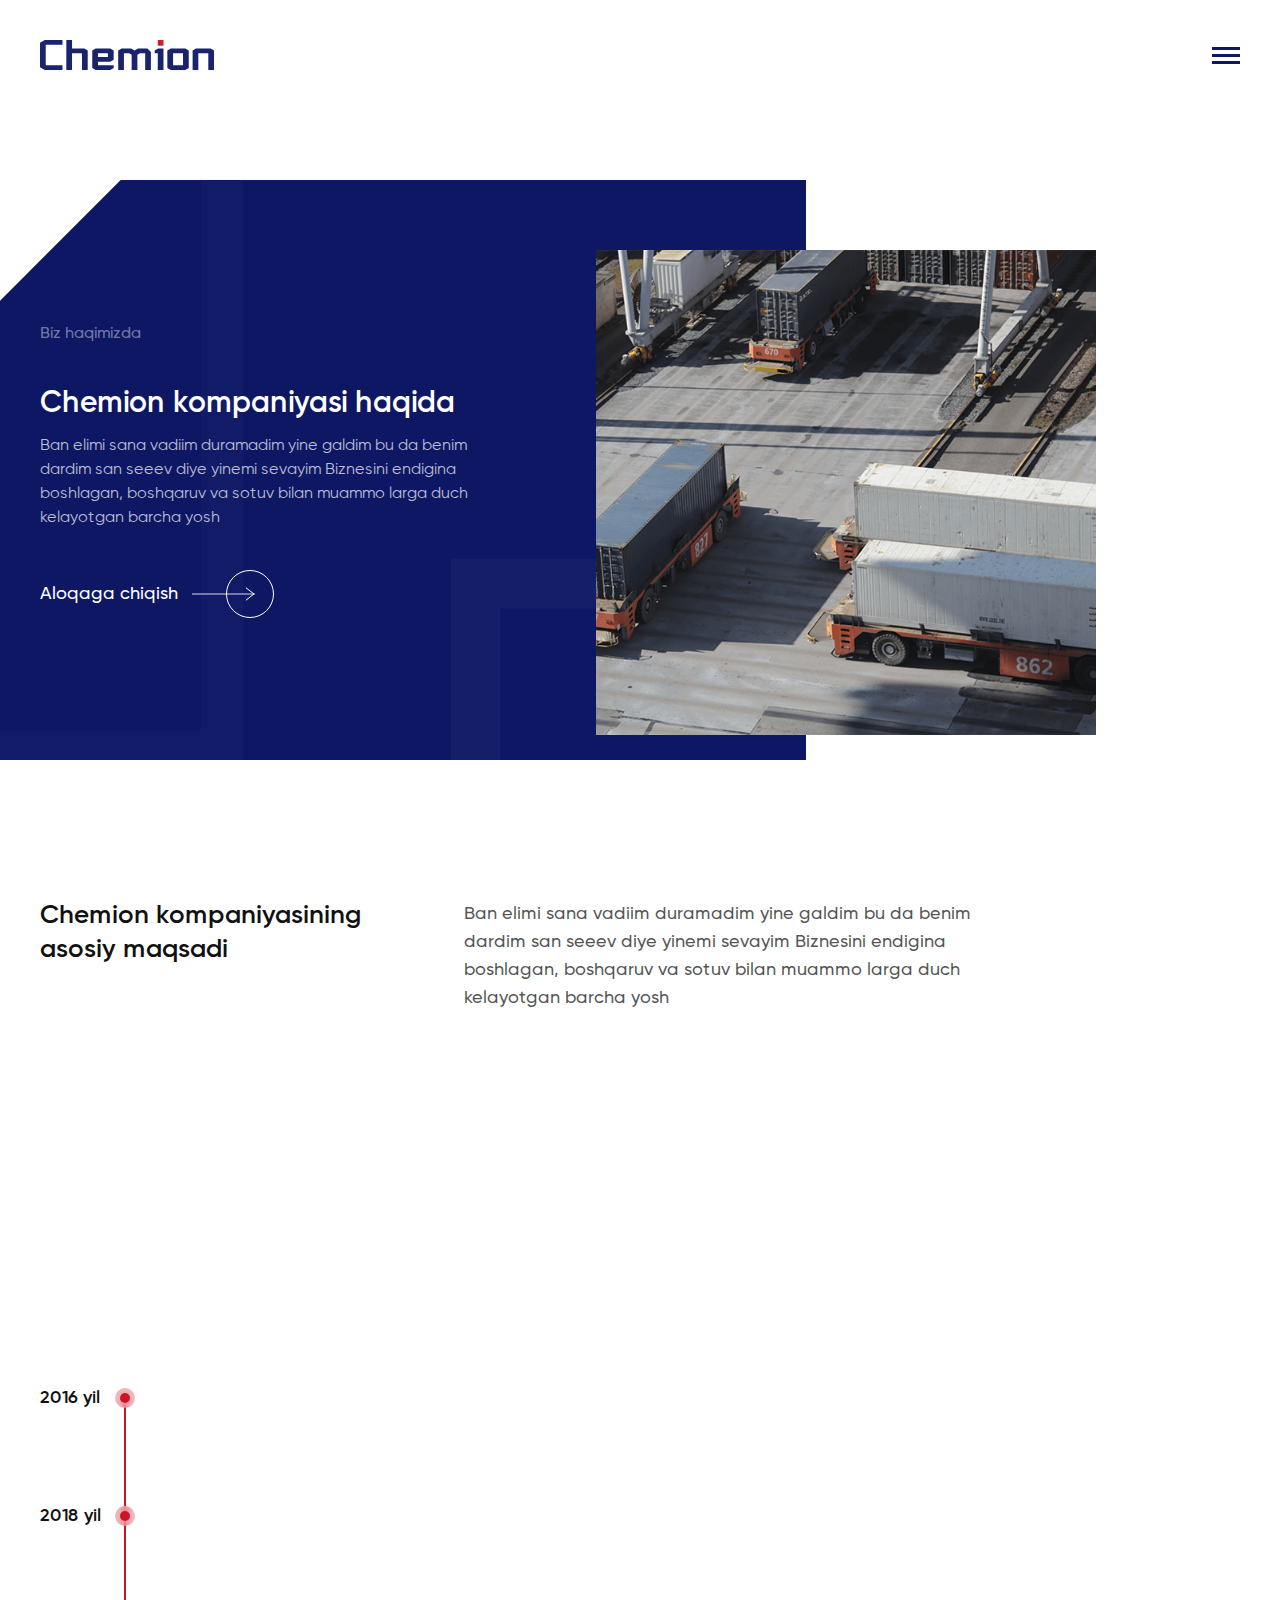
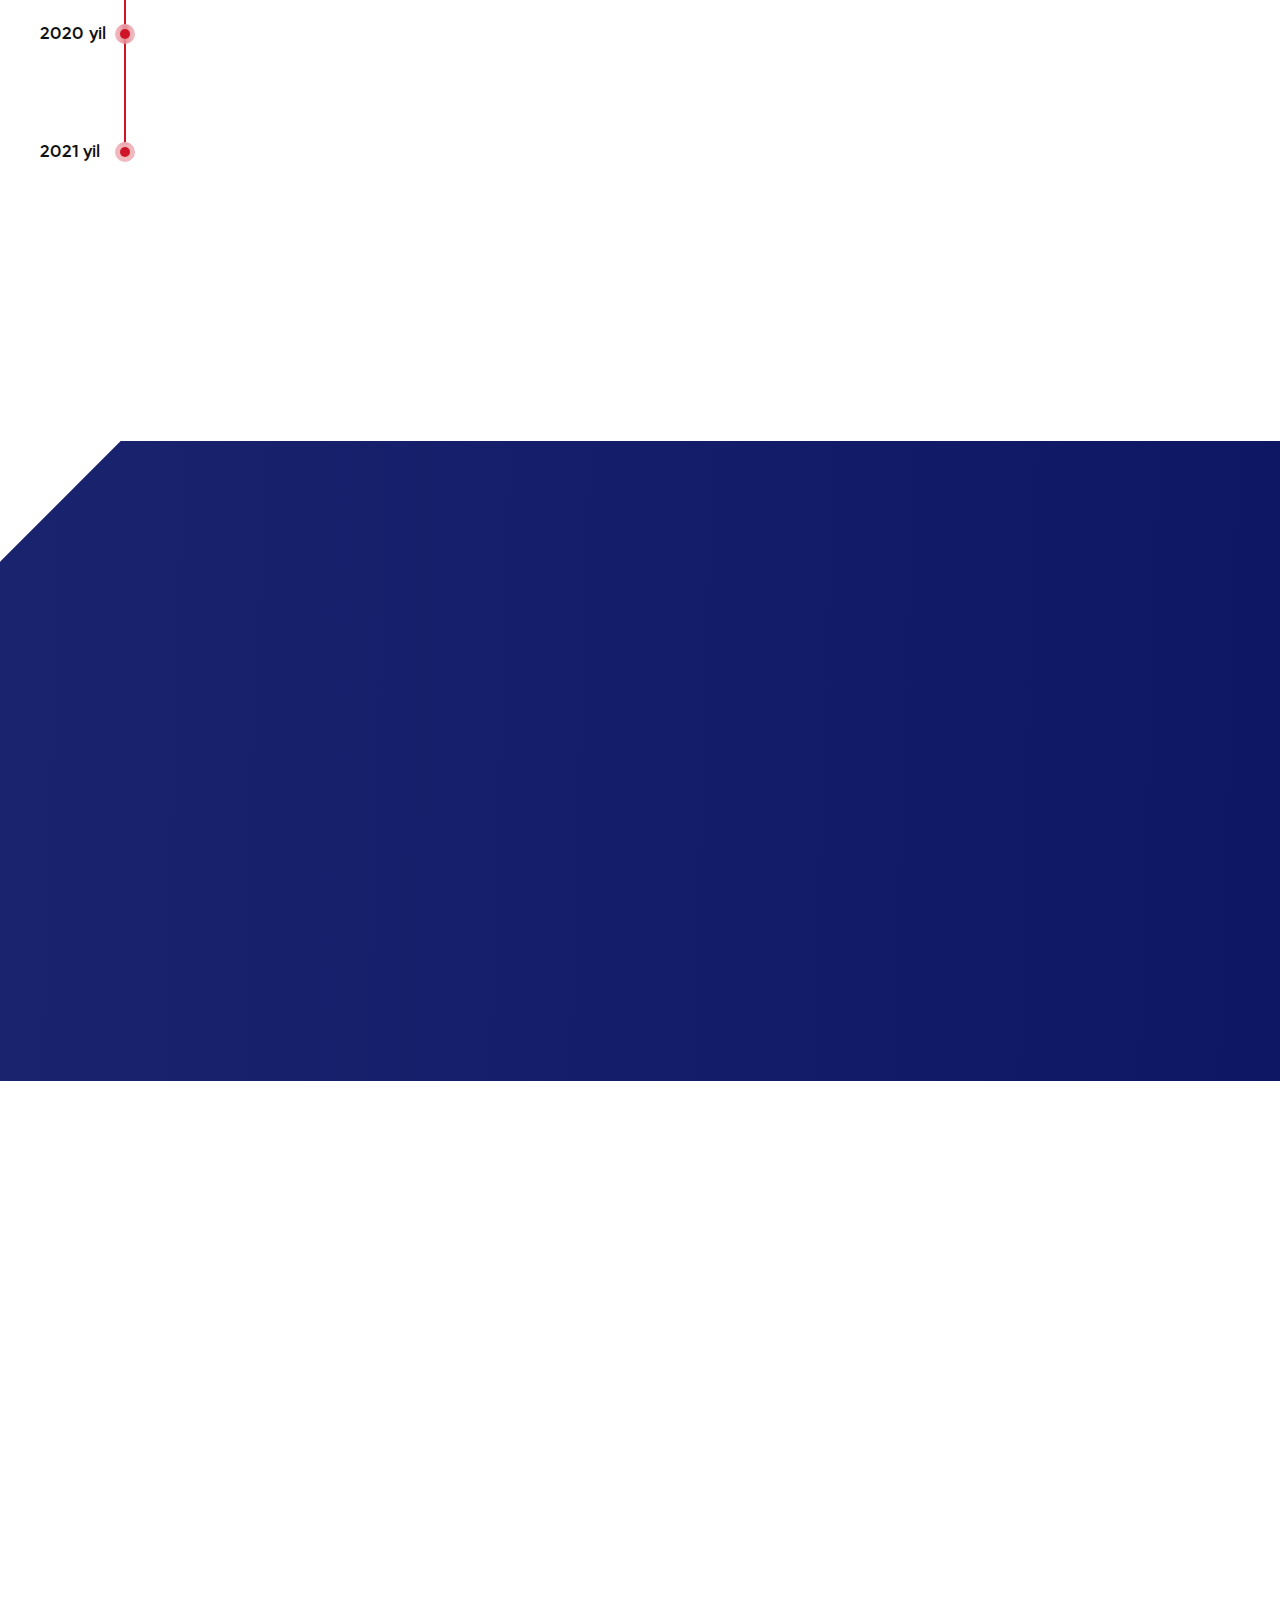
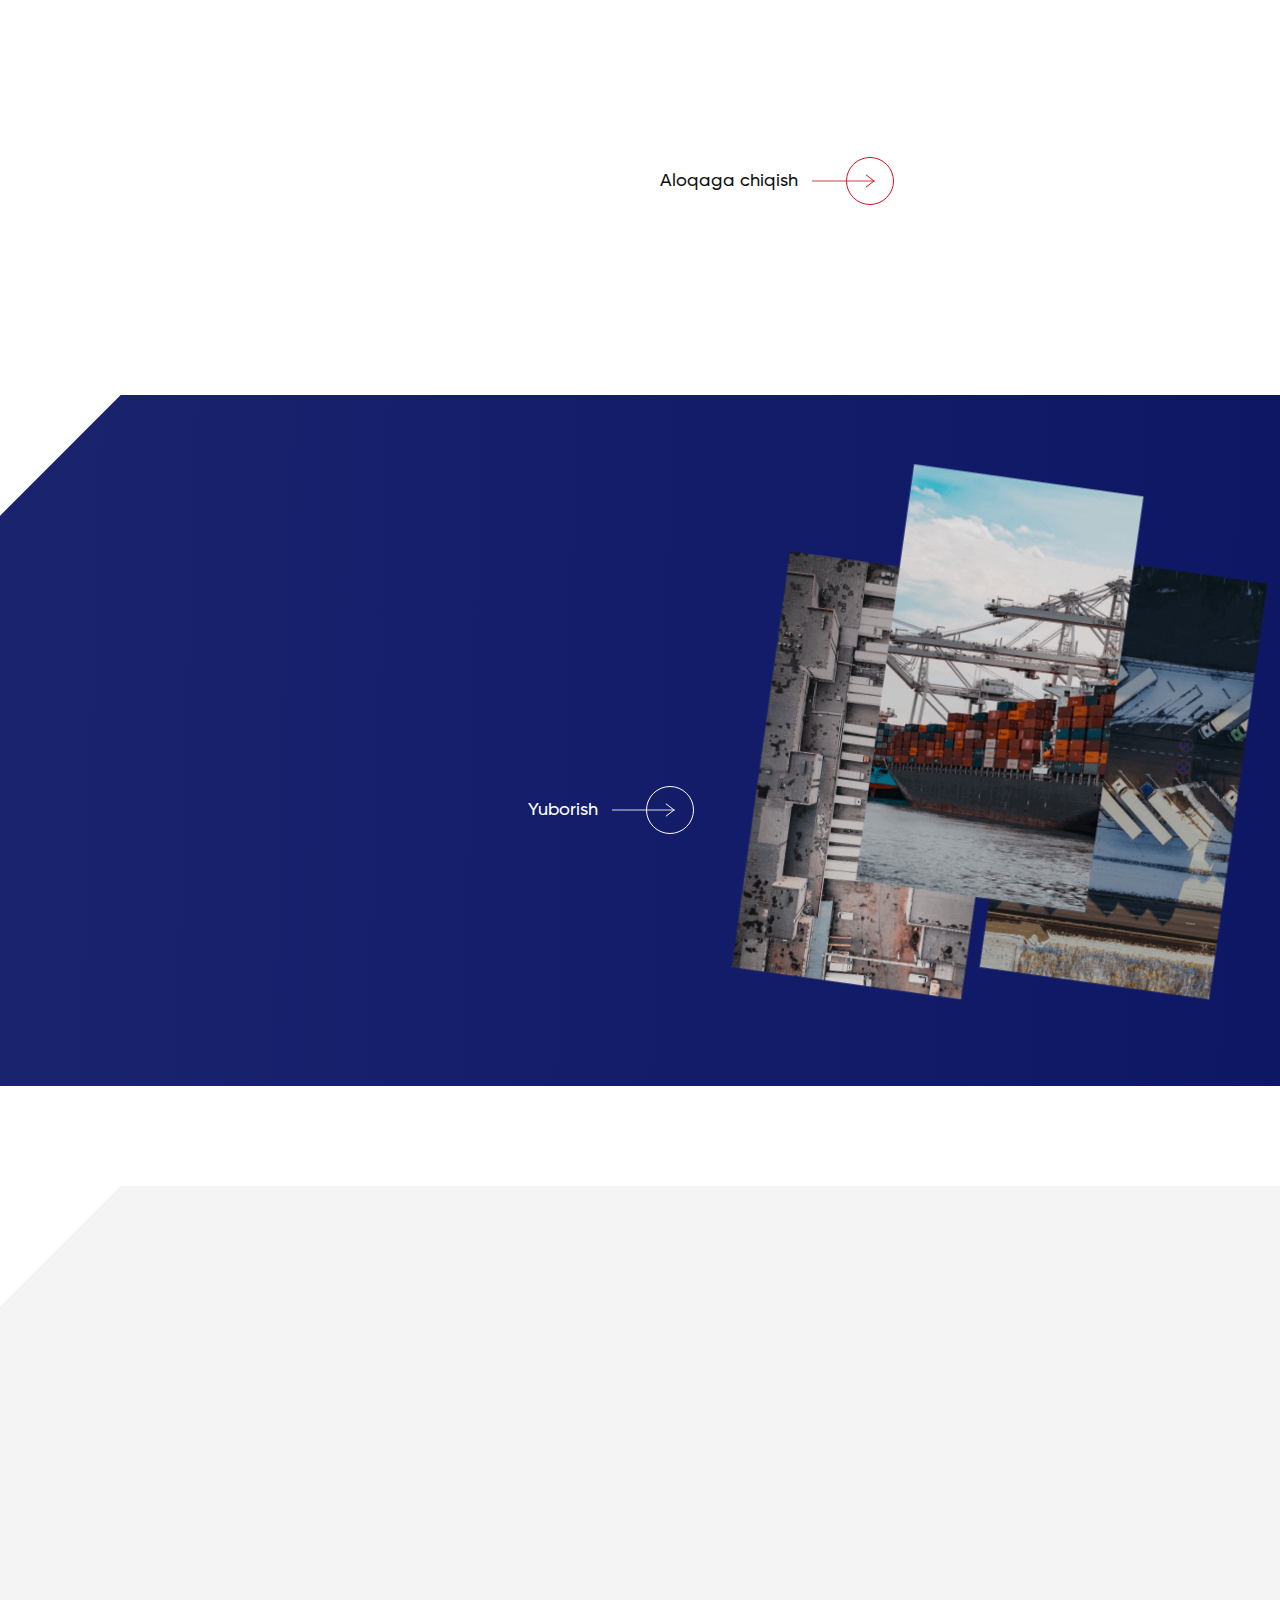
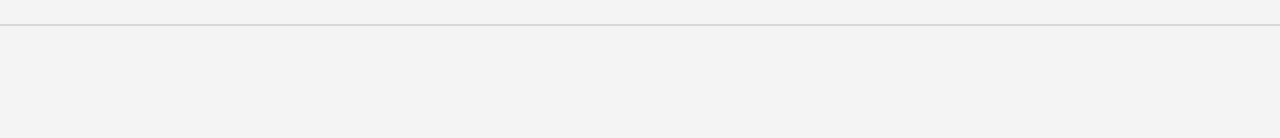
<file: about.html>
<!DOCTYPE html>
<html lang="en">
<head>
    <meta charset="UTF-8">
    <meta http-equiv="X-UA-Compatible" content="IE=edge" />
    <meta name="viewport" content="width=device-width, initial-scale=1.0" />
    <title>Chemion</title>
    
    <link rel="stylesheet" href="../assets/css/uikit.min.css" />
    <link rel="stylesheet" href="../assets/css/tailwind.css" />
    
    <link rel="stylesheet" href="../assets/sass/main.css">
    
</head>
<body>
    
    <div id="overlay" class="uk-position-fixed uk-width-1-1 uk-height-1-1 uk-position-top-left uk-flex uk-flex-center uk-flex-middle" style="background: #fff; z-index: 999;">
        <div>
            <img class="anim-circle w-[233px]" src="../assets/img/svg/logo.svg" alt="logo">
        </div>
    </div>
    
    <div uk-sticky="show-on-up: true; animation: uk-animation-slide-top; sel-target: .main-header; cls-active: uk-navbar-sticky bg-[#fff]; cls-inactive: uk-navbar-transparent z-[9]; top: 200;" class="navbar">
        <header id="mainHeader" class="header main-header absolute top-0 left-0 w-full z-10 border-b border-[#fff] border-opacity-[0.06]">
            
            <div class="uk-container uk-container-large">
                <nav class="uk-flex uk-flex-middle py-[30px] sm:py-[40px] 2xl:py-[60px]" uk-grid>
                    
                    <div class="uk-navbar-left">
                        <div class="uk-flex-middle" uk-grid>
                            <div>
                                <a href="index.html">
                                    <img class="uk-animation-fade w-[150px] sm:w-[175px]" src="../assets/img/svg/logo.svg" alt="Logo">
                                </a>
                            </div>
                        </div>
                    </div>
                    
                    <div class="uk-navbar-right">
                        <div>  
                            <div class="text-[#1d1d1b]">
                                <a href="javascript:void(0);" uk-toggle="target: #offcanvas-flip" class="text-[#1d1d1b] hover-link">
                                    <img class="w-[28px] h-[17px]" src="../assets/img/svg/menu.svg" alt="menu">                                          
                                </a>
                            </div>
                            
                            <div id="offcanvas-flip" uk-offcanvas="flip: true; overlay: true">
                                <div class="uk-offcanvas-bar uk-padding-remove">
                                    
                                    <div class="uk-position-relative h-full w-full uk-padding-remove-bottom" uk-scrollspy="target: .animBottom; cls: uk-animation-slide-top-small; delay: 100;">
                                        
                                        <div class="sm:p-[30px] xl:p-[40px]">
                                            <div class="uk-padding uk-position-relative">
                                                <ul class="uk-grid-small uk-child-width-1-1 space-y-[25px]">
                                                    <li class="flex justify-end">
                                                        <button class="uk-offcanvas-close" type="button" uk-close>
                                                            <div class="border border-[#CD1527] rounded-full group">
                                                                <img class="group-hover:rotate-[90deg] lg:rotate-[45deg] duration-200" src="../assets/img/svg/add.svg" alt="close">                                                                  
                                                            </div>                                     
                                                        </button>
                                                    </li>
                                                    <li>
                                                        <a href="about.html" class="text-[#000] hover-link-none nav-item active animBottom">Bosh sahifa</a>
                                                    </li>
                                                    <li>
                                                        <a href="about.html" class="text-[#000] hover-link-none nav-item animBottom">Biz haqimizda</a>
                                                    </li>
                                                    <li>
                                                        <a href="office.html" class="text-[#000] hover-link-none nav-item animBottom">Xalqaro savdo va xizmatlar</a>
                                                    </li>
                                                    <li>
                                                        <a href="services.html" class="text-[#000] hover-link-none nav-item animBottom">Xizmatlar</a>
                                                    </li>
                                                    <li>
                                                        <div class="flex items-center space-x-[20px] text-[#000]">
                                                            <a href="contact.html" class="nav-item-mini-link hover-link-none animBottom">Kontaktlar</a>
                                                            <a href="news.html" class="nav-item-mini-link hover-link-none animBottom">Yangiliklar</a>
                                                        </div>
                                                    </li>
                                                    <li>
                                                        <ul class="flex items-center space-x-[20px] nav-lang-links-wrapper pt-[30px]">
                                                            <li>
                                                                <a href="#" class="active animBottom hover-link-none">UZ</a>
                                                            </li>
                                                            <li>
                                                                <a href="#" class="animBottom hover-link-none">RU</a>
                                                            </li>
                                                            <li>
                                                                <a href="#" class="animBottom hover-link-none">EN</a>
                                                            </li>
                                                        </ul>
                                                    </li>
                                                </ul>
                                                <div class="uk-position-absolute right-[0px] bottom-[0px] nav-socials-wrapper">
                                                    <ul class="flex items-center uk-flex-column space-y-[14px] uk-padding">
                                                        <li class="animBottom">
                                                            <a href="#" class="w-[48px] h-[48px] flex items-center justify-center border border-[#1A236E] rounded-full group">
                                                                <img class="group-hover:scale-125 duration-200" src="../assets/img/svg/linkedin.svg" alt="linkin">                                                           
                                                            </a>
                                                        </li>
                                                        <li class="animBottom">
                                                            <a href="#" class="w-[48px] h-[48px] flex items-center justify-center border border-[#1A236E] rounded-full group">
                                                                <img class="group-hover:scale-125 duration-200" src="../assets/img/svg/facebook.svg" alt="facebook"> 
                                                            </a>
                                                        </li>
                                                        <li class="animBottom">
                                                            <a href="#" class="w-[48px] h-[48px] flex items-center justify-center border border-[#1A236E] rounded-full group">
                                                                <img class="group-hover:scale-125 duration-200" src="../assets/img/svg/telegram.svg" alt="telegram">                                                             
                                                            </a>
                                                        </li>
                                                    </ul>
                                                </div>
                                            </div>
                                        </div>
                                        
                                        <div class="nav-content-bottom p-[20px] md:p-[40px] border-[15px] border-[#1D2F45] mt-[100px] w-full animBottom">
                                            <div class="nav-content-bottom-wrapper uk-flex-middle justify-between" uk-grid>
                                                <div class="nav-content-bottom-context">
                                                    <h3 class="text-xl sm:text-[24px] 2xl:text-[28px] font-bold animBottom" style="color: #111; font-family: 'Gilroy';">
                                                        Biz bilan ishlash istagida bo’lsangiz biz bilan aloqaga chiqing.
                                                    </h3>
                                                    <div class="mt-[10px] animBottom">
                                                        <p class="text-opacity-[0.82] text-lg" style="color: #111;">
                                                            Bizdan sotib olgan mijozlarimiz har doim shunga ohshaga ashulalar eshitib yurishadi 2% chegirma doimiy mijozlarga.
                                                        </p>
                                                    </div>
                                                </div>
                                                <div class="w-[270px] flex uk-flex-right@m text-[#111] uk-animation-fade nav-content-contact-link">
                                                    <a href="#" class="text-lg 2xl:text-xl text-[#111] flex items-center hover-link-none group sm:mt-[20px] md:mt-[0]">
                                                        Aloqaga chiqish
                                                        <div class="group-hover:w-[15px] duration-500 w-[28px] ml-[14px] h-[2px] bg-[#CD1527] bg-opacity-[0.42]"></div>
                                                        <div class="absolute w-[52px] h-[52px] rounded-full border border-[#CD1527] flex items-center relative">
                                                            <div class="absolute left-[-15px] w-[28px] h-[2px] bg-[#CD1527] bg-opacity-[0.42] ml-[14px]" style="z-index: -1;"></div>
                                                            <div class="absolute left-[50%] translate-x-[-50%]">
                                                                <svg width="9" height="14" viewBox="0 0 9 14" fill="none" xmlns="http://www.w3.org/2000/svg">
                                                                    <path d="M0.638733 0.930176L8.47915 7.00018L0.638733 13.0702" stroke="#CD1527" stroke-miterlimit="10" stroke-linecap="round" stroke-linejoin="round"/>
                                                                </svg>                                                    
                                                            </div>
                                                        </div>
                                                    </a>
                                                </div>
                                            </div>
                                        </div>
                                        
                                    </div>
                                    
                                </div>
                            </div>
                        </div>
                    </div>
                    
                    
                </nav>
            </div>
            
        </header>
    </div>
    
    <section class="uk-section uk-padding-remove-vertical mt-[110px] sm:mt-[140px] xl:mt-[180px] relative uk-overflow-hidden about-main-section" uk-scrollspy="target: .animateBottom; cls: uk-animation-slide-bottom-medium; delay: 100; repeat: true">
        <div class="arrow-right rotate-[225deg] absolute left-[-20px] top-[-80px] uk-visible@l"></div>
        
        <div class="about-ractangle-img-wrapper absolute left-0 top-[-230px] lg:top-[-170px] uk-visible@m">
            <svg width="433" height="763" viewBox="0 0 433 763" fill="none" xmlns="http://www.w3.org/2000/svg">
                <rect opacity="0.02" x="-95" y="21" width="507" height="721" stroke="white" stroke-width="42"/>
            </svg>                
        </div>
        
        <div class="uk-grid-collapse" uk-grid>
            <div class="bg-[#0E1764] uk-padding uk-width-expand about-text-side-wrapper">
                <div class="left-1/2 top-1/2 absolute w-full -translate-y-1/2
                uk-container uk-container-large -translate-x-1/2">
                <div class="uk-flex-middle uk-container uk-container-large"  uk-grid>
                    
                    <div class="absolute about-ractagnel-bottom-img-wrapper uk-visible@s">
                        <svg width="649" height="" viewBox="0 0 549 312" fill="none" xmlns="http://www.w3.org/2000/svg">
                            <rect opacity="0.03" x="21" y="21" width="507" height="270" stroke="white" stroke-width="42"/>
                        </svg>                
                    </div>
                    
                    <div class="md:w-[400px] lg:w-[500px] about-main-content-wrapper">
                        <div class="uk-flex uk-flex-column">
                            <p class="text-[#fff] text-opacity-[0.42] font-500 animateBottom">Biz haqimizda</p>
                            <h1 class="heading-four text-[#fff] mt-[40px] animateBottom">
                                Chemion kompaniyasi
                                haqida
                            </h1>
                            <div class="mt-[12px]">
                                <p class="text-[#fff] font-400 text-opacity-[0.72] animateBottom">
                                    Ban elimi sana vadiim duramadim yine galdim bu da benim dardim san seeev diye yinemi sevayim Biznesini endigina boshlagan, boshqaruv va sotuv bilan muammo larga duch kelayotgan barcha yosh 
                                </p>
                            </div>
                            <div>
                                <div class="mt-[40px] text-[#fff] uk-display-inline-block">
                                    <div class="text-[#fff] uk-animation-fade">
                                        <a href="#formSection" class="text-lg font-500 2xl:text-xl text-[#fff] flex items-center hover-link-none group">
                                            <p class="mr-[14px] group-hover:translate-x-[15px] duration-500">Aloqaga chiqish</p>
                                            <div class="group-hover:translate-x-[26px] duration-500 w-[34px] h-[2px] bg-[#fff] bg-opacity-[0.42]"></div>
                                            <div class="absolute w-[48px] h-[48px] rounded-full border border-[#fff] flex items-center relative">
                                                <div class="absolute left-[-14px] w-[28px] h-[2px] bg-[#fff] bg-opacity-[0.42] ml-[14px]" style="z-index: -1;"></div>
                                                <div class="absolute left-[50%] translate-x-[-50%]">
                                                    <svg width="9" height="14" viewBox="0 0 9 14" fill="none" xmlns="http://www.w3.org/2000/svg">
                                                        <path d="M0.638733 0.930176L8.47915 7.00018L0.638733 13.0702" stroke="#fff" stroke-miterlimit="10" stroke-linecap="round" stroke-linejoin="round"/>
                                                    </svg>                                                    
                                                </div>
                                            </div>
                                        </a>
                                    </div>
                                </div>
                            </div>
                        </div>
                    </div>
                </div>
            </div>
        </div>
        
        <div class="pt-[70px] pb-[25px] w-[30%] xl:w-[37%] uk-visible@m">
            <div class="uk-container uk-container-large uk-position-relative ml-[-220px] about-main-img-wrapper">                        
                <div>
                    <img class="w-[627px] h-[608px] object-center" src="../assets/img/about/main-img.png" alt="main img">
                </div>
            </div>
        </div>
    </div>
</section>

<section class="uk-section" uk-scrollspy="target: .animateTop; cls: uk-animation-slide-bottom-medium;delay: 100">
    <div class="uk-container uk-container-large uk-margin-large-top">
        
        <div class="xl:w-[85%] about-goal-content-wrapper">
            <div class="uk-flex-between" uk-grid>
                <div class="md:w-[400px]">
                    <h2 class="text-[26px] 2xl:text-[28px] text-[#111] font-600 animateTop" style="font-family: 'Gilroy';">
                        Chemion kompaniyasining
                        asosiy maqsadi
                    </h2>
                </div>
                
                <div class="uk-width-3-5@m">
                    <div class="uk-grid-small uk-child-width-1-1 lg:w-[90%]" uk-grid>
                        <p class="text-lg 2xl:text-[20px] text-[#111] text-opacity-[0.72] font-500 animateTop">
                            Ban elimi sana vadiim duramadim yine galdim bu da benim dardim san seeev diye yinemi sevayim Biznesini endigina boshlagan, boshqaruv va sotuv bilan muammo larga duch kelayotgan barcha yosh 
                        </p>
                        <p class="text-lg 2xl:text-[20px] text-[#111] text-opacity-[0.72] font-500 animateTop">
                            Ban elimi sana vadiim duramadim yine galdim bu da benim dardim san seeev diye yinemi sevayim Biznesini endigina boshlagan, boshqaruv va sotuv bilan muammo
                        </p>
                    </div>
                </div>
            </div>
        </div>
        
    </div>
</section>

<section class="uk-section uk-position-relative uk-overflow-hidden uk-overflow-hidden" uk-scrollspy="target: .animateBottom; cls: uk-animation-slide-bottom-medium;delay: 100;">     
    <div class="uk-container uk-container-large uk-margin-large-bottom">
        <div class="uk-flex-middle" uk-grid>
            <div class="uk-width-1-2@l uk-width-3-4@m">
                <div class="uk-flex uk-flex-column">
                    <h2 class="heading-second text-[#111] animateBottom">
                        Chemion kompaniyasi qanday qilib mana shu darajalarga erishdi?
                    </h2>
                </div>
            </div>
            
            
            <div class="uk-grid-match" uk-grid>
                <div class="uk-width-1-2@l">
                    <div uk-grid>
                        <div class="w-[115px] sm:w-[135px]">
                            <ul class="relative">
                                <li class="flex items-center w-full justify-between">
                                    <p class="text-[#111] font-600 sm:text-lg 2xl:text-xl">2016 yil</p>
                                    <div class="p-[5px] flex items-center justify-center bg-[#CD1527] bg-opacity-[0.30] rounded-full" style="backdrop-filter: blur(3px)">
                                        <div class="w-[10px] h-[10px] bg-[#CD1527] rounded-full"></div>
                                    </div>
                                </li>
                                <li class="flex items-center w-full justify-between mt-[110px] sm:mt-[90px]">
                                    <p class="text-[#111] font-600 sm:text-lg 2xl:text-xl">2018 yil</p>
                                    <div class="p-[5px] flex items-center justify-center bg-[#CD1527] bg-opacity-[0.30] rounded-full" style="backdrop-filter: blur(3px)">
                                        <div class="w-[10px] h-[10px] bg-[#CD1527] rounded-full"></div>
                                    </div>
                                </li>
                                <li class="flex items-center w-full justify-between mt-[110px] sm:mt-[90px]">
                                    <p class="text-[#111] font-600 sm:text-lg 2xl:text-xl">2020 yil</p>
                                    <div class="p-[5px] flex items-center justify-center bg-[#CD1527] bg-opacity-[0.30] rounded-full" style="backdrop-filter: blur(3px)">
                                        <div class="w-[10px] h-[10px] bg-[#CD1527] rounded-full"></div>
                                    </div>
                                </li>
                                <li class="flex items-center w-full justify-between mt-[110px] sm:mt-[90px]">
                                    <p class="text-[#111] font-600 sm:text-lg 2xl:text-xl">2021 yil</p>
                                    <div class="p-[5px] flex items-center justify-center bg-[#CD1527] bg-opacity-[0.30] rounded-full" style="backdrop-filter: blur(3px)">
                                        <div class="w-[10px] h-[10px] bg-[#CD1527] rounded-full"></div>
                                    </div>
                                </li>
                                <div class="absolute right-[9px] top-[10px] hidden sm:block" style="z-index: -1;">
                                    <img class="h-[410px] sm:h-auto" src="../assets/img/svg/about-degree-line-img.svg" alt="line">
                                </div>
                                <div class="absolute right-[9px] top-[10px] sm:hidden" style="z-index: -1;">
                                    <img class="h-[410px] sm:h-auto" src="../assets/img/svg/about-degree-line-img-2.svg" alt="line">
                                </div>
                            </ul>
                        </div>
                        <div class="uk-width-expand">
                            <ul class="uk-child-width-1-1 uk-grid-small lg:w-[90%]" uk-grid>
                                <li class="min-h-[110px] sm:min-h-[100px] max-h-[120px] sm:max-h-[110px] uk-overflow-hidden">
                                    <p class="text-[#111] text-opacity-[0.72] sm:text-lg 2xl:text-xl font-500 animateBottom">
                                        O’g’it savdosi bilan shug’ullanish maqsadida Asl Agro kompaniyasi tashkil qilindi.
                                    </p>
                                </li>
                                <li class="min-h-[110px] sm:min-h-[100px] max-h-[120px] sm:max-h-[110px] uk-overflow-hidden">
                                    <p class="text-[#111] text-opacity-[0.72] sm:text-lg 2xl:text-xl font-500 animateBottom">
                                        Eronning Mashxad shaxrida kompaniya ofisi ochildi. Polimerlar, Yuvish vositalari uchun xomashiyolar,
                                        qurilish mollari savdosi yo’lga qoyildi.
                                    </p>
                                </li>
                                <li class="min-h-[110px] sm:min-h-[100px] max-h-[120px] sm:max-h-[110px] uk-overflow-hidden">
                                    <p class="text-[#111] text-opacity-[0.72] sm:text-lg 2xl:text-xl font-500 animateBottom">
                                        Janubiy Koreya ishlab chiqaruvchilari bilan hamkorlik boshlandi. Textil sohasi uchun xomashyolar savdosi yo’lga qoyildi. 
                                    </p>
                                </li>
                                <li>
                                    <p class="text-[#111] text-opacity-[0.72] sm:text-lg 2xl:text-xl font-500 animateBottom">
                                        Kompaniyaning yangi strategiyasi ishlab chiqildi va kompaniya nomi CHEMION ga o’zgartirildi.
                                    </p>
                                    <p class="text-[#111] text-opacity-[0.72] sm:text-lg 2xl:text-xl font-500 mt-[22px] animateBottom">
                                        Janubiy Koreyaning Jeonju shaxrida kompaniyaning yana bir ofisi ochildi.
                                    </p>
                                </li>
                            </ul>
                        </div>
                    </div>
                </div>   
                
                <div class="uk-width-1-2 uk-visible@l" uk-scrollspy="cls: uk-animation-shake; target: .animShake; delay: 100; repeat: true">
                    <div class="uk-grid-small uk-position-relative" uk-grid>
                        <div class="absolute top-[-35px] left-[-33px]">
                            <img class="w-[474px] object-cover degree-img-1 animShake" src="../assets/img/about/degree-img-1.png" alt="">
                        </div>
                        <div class="absolute bottom-[-35px] left-[67px]">
                            <img class="w-[390px] object-cover degree-img-2 animShake" src="../assets/img/about/degree-img-2.png" alt="">
                        </div>
                        <div class="absolute right-0 top-[37px]">
                            <img class="w-[344px] object-cover degree-img-3 animShake" src="../assets/img/about/degree-img-3.png" alt="">
                        </div>
                    </div>
                </div> 
            </div>
            
        </div>
    </div>
    
</section>

<section class="uk-section uk-position-relative uk-overflow-hidden uk-position-relative digitals-section-wrapper uk-padding-remove-vertical">
    <div class="uk-container uk-container-large uk-padding-large">
        <div class="uk-padding-large uk-padding-remove-horizontal">
            <div class="md:w-[500px]">
                <h2 class="text-[#fff] heading-second" uk-scrollspy="cls: uk-animation-slide-bottom-medium; delay: 100; repeat: true">
                    Qadriyatlarimiz
                </h2>
            </div>
            
            <ul class="mt-[50px] uk-grid-large uk-child-width-1-4@m uk-child-width-1-2@s uk-flex-between" uk-grid uk-scrollspy="target: .animateBottom; cls: uk-animation-slide-bottom-medium;delay: 100">
                <li>
                    <div class="flex flex-col animateBottom">
                        <div class="uk-flex sm:flex-col">
                            <div>
                                <img class="w-[58px] h-[58px] mr-[12px]" src="../assets/img/svg/box.svg" alt="box">
                            </div>
                            <div class="mt-[12px]">
                                <h3 class="heading-third text-[#fff]">Omonatdorlik</h3>
                            </div>
                        </div>
                        <div class="mt-[12px]">
                            <p class="text-[#fff] text-opacity-[0.72]">
                                Xalqaro miqiyosda kimyoviy xom- berish bilan shug‘ullanuvchi rivojlanayotgan, o‘zgaruvchan bozorlarga moslashuvchan va doimiy o‘sishni o‘z 
                            </p>
                        </div>
                    </div>
                </li>
                <li>
                    <div class="flex flex-col animateBottom">
                        <div class="uk-flex sm:flex-col">
                            <div>
                                <img class="w-[58px] h-[58px] mr-[12px]" src="../assets/img/svg/box.svg" alt="box">
                            </div>
                            <div class="mt-[12px]">
                                <h3 class="heading-third text-[#fff]">Omonatdorlik</h3>
                            </div>
                        </div>
                        <div class="mt-[12px]">
                            <p class="text-[#fff] text-opacity-[0.72]">
                                Xalqaro miqiyosda kimyoviy xom- berish bilan shug‘ullanuvchi rivojlanayotgan, o‘zgaruvchan bozorlarga moslashuvchan va doimiy o‘sishni o‘z 
                            </p>
                        </div>
                    </div>
                </li>
                <li>
                    <div class="flex flex-col animateBottom">
                        <div class="uk-flex sm:flex-col">
                            <div>
                                <img class="w-[58px] h-[58px] mr-[12px]" src="../assets/img/svg/box.svg" alt="box">
                            </div>
                            <div class="mt-[12px]">
                                <h3 class="heading-third text-[#fff]">Omonatdorlik</h3>
                            </div>
                        </div>
                        <div class="mt-[12px]">
                            <p class="text-[#fff] text-opacity-[0.72]">
                                Xalqaro miqiyosda kimyoviy xom- berish bilan shug‘ullanuvchi rivojlanayotgan, o‘zgaruvchan bozorlarga moslashuvchan va doimiy o‘sishni o‘z 
                            </p>
                        </div>
                    </div>
                </li>
                <li>
                    <div class="flex flex-col animateBottom">
                        <div class="uk-flex sm:flex-col">
                            <div>
                                <img class="w-[58px] h-[58px] mr-[12px]" src="../assets/img/svg/box.svg" alt="box">
                            </div>
                            <div class="mt-[12px]">
                                <h3 class="heading-third text-[#fff]">Omonatdorlik</h3>
                            </div>
                        </div>
                        <div class="mt-[12px]">
                            <p class="text-[#fff] text-opacity-[0.72]">
                                Xalqaro miqiyosda kimyoviy xom- berish bilan shug‘ullanuvchi rivojlanayotgan, o‘zgaruvchan bozorlarga moslashuvchan va doimiy o‘sishni o‘z 
                            </p>
                        </div>
                    </div>
                </li>
            </ul>
        </div>
    </div>
    <div class="arrow-right rotate-[225deg] absolute left-[-20px] top-[-80px] uk-visible@l"></div>
    
    <div class="advantage-ractangle-img-wrapper absolute top-[-340px] right-[-220px] uk-visible@s" style="z-index: -1;">
        <img class="w-[600px] rotate-[90deg]" src="../assets/img/svg/triange-bottom.svg" alt="triangle">
    </div>
</section>

<section class="uk-section uk-position-relative uk-overflow-hidden">
    <div class="uk-container uk-container-large pt-[30px] pb-[30px] lg:pt-[70px] lg:pb-[60px] xl:pt-[140px] xl:pb-[120px]">
        <div class="uk-flex-middle" uk-grid>
            <div class="uk-width-1-2 uk-visible@l" uk-scrollspy="cls: uk-animation-shake; target: .animShake; delay: 100; repeat: true">
                <div class="uk-grid-small relative" uk-grid>
                    <div class="absolute top-[-30px] right-[80px]" style="z-index: 2;">
                        <img class="vod-img-3 w-[370px] object-cover animShake" src="../assets/img/about/vodorod-img-3.png" alt="">
                    </div>
                    <div class="absolute top-1/2 translate-y-[-50%] left-0" style="z-index: 3;">
                        <img class="vod-img-2 w-[324px] animShake" src="../assets/img/about/vodorod-img-2.png" alt="">
                    </div>
                    <div class="absolute bottom-[-30px] right-[30px]" style="z-index: 1;">
                        <img class="vod-img-1 w-[450px] object-cover animShake" src="../assets/img/about/vodorod-img-1.png" alt="">
                    </div>
                </div>
            </div>
            
            <div class="uk-width-1-2@l uk-width-3-4@m" uk-scrollspy="target: .animateBottom; cls: uk-animation-slide-bottom-medium;delay: 100">
                <div class="uk-flex uk-flex-column">
                    <h2 class="heading-second text-[#111] lg:w-[90%] animateBottom">
                        Hansol Chemical zavodidan olib kelinadigan havfli vodorod turi.
                    </h2>
                    <div class="mt-[22px]">
                        <p class="text-lg 2xl:text-[20px] text-[#222] text-opacity-[0.72] font-500 lg:w-[90%] animateBottom">
                            Bu zavoddan olib kelinadigan perekis vodorodi hozirga qadar loihalarimizning eeeng muvofaqiyatlisi hissoblanadi. Chunki 
                            O’zbekiston tarixida hali hech kiqaysi kompaniya bu zavoddan 
                            vodorodning bu turini olib kelaolmagan
                        </p>
                    </div>
                    <div class="mt-[12px]">
                        <p class="text-lg 2xl:text-[20px] text-[#222] text-opacity-[0.72] font-500 lg:w-[90%] animateBottom">
                            Chunki vodorodning bu turini import qilish hayot uchun havfli hissoblanadi. Ammo Chemion kompaniyasi buni yolini topdi va aynan shu vodorodni import qilishga erishaoldi. Hozirga qadar Chemion kompaniyasidan boshqa hali mahalliy kompaniyalardan hech biri bu natijaga erisha olmadi. 
                        </p>
                    </div>
                    <div>
                        <div class="mt-[40px] text-[#111] uk-display-inline-block">
                            <div class="text-[#111] uk-animation-fade">
                                <a href="#formSection" class="text-lg font-500 2xl:text-xl text-[#111] flex items-center hover-link-none group">
                                    <p class="mr-[14px] group-hover:translate-x-[15px] duration-500">Aloqaga chiqish</p>
                                    <div class="group-hover:translate-x-[26px] duration-500 w-[34px] h-[2px] bg-[#CD1527] bg-opacity-[0.42]"></div>
                                    <div class="absolute w-[48px] h-[48px] rounded-full border border-[#CD1527] flex items-center relative">
                                        <div class="absolute left-[-14px] w-[28px] h-[2px] bg-[#CD1527] bg-opacity-[0.42] ml-[14px]" style="z-index: -1;"></div>
                                        <div class="absolute left-[50%] translate-x-[-50%]">
                                            <svg width="9" height="14" viewBox="0 0 9 14" fill="none" xmlns="http://www.w3.org/2000/svg">
                                                <path d="M0.638733 0.930176L8.47915 7.00018L0.638733 13.0702" stroke="#CD1527" stroke-miterlimit="10" stroke-linecap="round" stroke-linejoin="round"/>
                                            </svg>                                                    
                                        </div>
                                    </div>
                                </a>
                            </div>
                        </div>
                    </div>
                </div>
            </div>
        </div>
    </div>
    
</section>

<section id="formSection" class="uk-section uk-position-relative uk-overflow-hidden uk-position-relative digitals-section-wrapper uk-padding-remove-vertical" uk-scrollspy="target: .animateBottom; cls: uk-animation-slide-bottom-medium;delay: 100">
    <div class="uk-container uk-container-large py-[30px] 2xl:py-[70px]">
        <div class="uk-flex-middle uk-flex-between uk-padding-large uk-padding-remove-horizontal" uk-grid>
            <div class="uk-width-expand@l uk-width-1-1@m">
                <form action="#" class="uk-child-width-1-1 uk-grid-medium" uk-grid>
                    <div class="uk-width-3-4@m uk-width-1-1@l">
                        <h2 class="heading-second text-[#fff] animateBottom">Biznesingizda xomashyo boyicha muammoingiz bo’lsa bizga murojat qilishingiz mumkin.</h2>
                        <p class="lg:w-[74%] text-[#fff] text-opacity-[0.72] mt-[12px] animateBottom">
                            Xalqaro miqiyosda kimyoviy xom-ashyolarni yetkazib berish bilan shug‘ullanuvchi rivojlanayotgan, o‘zgaruvchan bozorlarga moslashuvchan va doimiy 
                        </p>
                    </div>
                    <div class="uk-width-3-4@s uk-width-auto@m">
                        <div class="flex justify-space-between uk-grid-small mt-[6px]" uk-grid>
                            <div class="uk-width-expand@m animateBottom">
                                <div>
                                    <input class="form-input border focus:outline-none w-full rounded-[4px] h-[52px] px-[24px] bg-transparent text-[#fff]" type="text" placeholder="Muhammad Aziz">
                                </div>
                            </div>
                            <div class="uk-width-expand@m animateBottom">
                                <div class="lg:ml-[7px] mt-[6px] md:mt-[0]">
                                    <input class="form-input border focus:outline-none w-full rounded-[4px] h-[52px] px-[24px] bg-transparent text-[#fff]" type="text" placeholder="+9989X XXX XX XX"></input>
                                </div>
                            </div>
                            <div class="text-[#fff] ml-[20px] 2xl:ml-0 uk-animation-fade form-send-link">
                                <a href="#" class="text-lg font-500 2xl:text-xl text-[#fff] flex items-center hover-link-none group">
                                    <p class="mr-[14px] group-hover:translate-x-[15px] duration-500">Yuborish</p>
                                    <div class="group-hover:translate-x-[26px] duration-500 w-[34px] h-[2px] bg-[#fff] bg-opacity-[0.42]"></div>
                                    <div class="absolute w-[48px] h-[48px] rounded-full border border-[#fff] flex items-center relative">
                                        <div class="absolute left-[-14px] w-[28px] h-[2px] bg-[#fff] bg-opacity-[0.42] ml-[14px]" style="z-index: -1;"></div>
                                        <div class="absolute left-[50%] translate-x-[-50%]">
                                            <svg width="9" height="14" viewBox="0 0 9 14" fill="none" xmlns="http://www.w3.org/2000/svg">
                                                <path d="M0.638733 0.930176L8.47915 7.00018L0.638733 13.0702" stroke="#fff" stroke-miterlimit="10" stroke-linecap="round" stroke-linejoin="round"/>
                                            </svg>                                                    
                                        </div>
                                    </div>
                                </a>
                            </div>
                        </div>
                    </div>
                    <div>
                        <div class="flex md:items-end flex-col md:flex-row mt-[30px]">
                            <div class="text-[#fff] animateBottom">
                                <a href="#" class="heading-second text-[#fff] border-b border-[#fff] border-opacity-[0.42] py-[7px] hover-link-none hover:text-[#ffffffbb] duration-300">+998 97 404 40 04</a>
                            </div>
                            <div class="text-[#fff] animateBottom">
                                <div class="md:ml-[70px] md:mb-[5px] mt-[25px]">
                                    <a href="#" class="border-b border-[#fff] border-opacity-[0.42] py-[7px] text-[#fff] hover-link-none text-xl hover:text-[#ffffffbb] duration-300">
                                        chemion@gmail.com
                                    </a>
                                </div>
                            </div>
                        </div>
                    </div>
                </form>
            </div>
            
            <div class="xl:w-[44%] flex justify-end form-img-wrapper mt-[70px]">
                <div class="uk-grid-small uk-position-relative" uk-grid>
                    <div>
                        <img class="w-[233px] h-[421px] object-cover rotate-[8deg] form-img-1" src="../assets/img/main/matterial-img-2.png" alt="matterial">
                    </div>
                    <div>
                        <img class="w-[233px] h-[421px] object-cover rotate-[8deg] form-img-2" src="../assets/img/main/matterial-img-3.png" alt="matterial">
                    </div>
                    <div class="absolute top-[-87px] left-[50%] translate-x-[-50%]">
                        <img class="w-[233px] h-[421px] object-cover rotate-[8deg] form-img-3" src="../assets/img/main/matterial-img-1.png" alt="matterial">
                    </div>
                </div>
            </div>
        </div>
    </div>
    <div class="arrow-right rotate-[225deg] absolute left-[-20px] top-[-80px] uk-visible@l"></div>
</section>

<footer class="uk-section sm:mt-[100px] uk-position-relative uk-overflow-hidden uk-position-relative bg-[#f4f4f4] uk-padding-remove-vertical" uk-scrollspy="target: .animateBottom; cls: uk-animation-slide-bottom-small;delay: 100">
    
    <div class="absolute footer-ractangle-img-wrapper uk-visible@l animateBottom">
        <svg width="479" height="296" viewBox="0 0 479 296" fill="none" xmlns="http://www.w3.org/2000/svg">
            <rect opacity="0.04" x="21" y="21" width="479" height="254" stroke="#111111" stroke-width="42"/>
        </svg>                
    </div>
    
    <div class="uk-container uk-container-large uk-padding-large sm:pt-[100px]">
        <ul class="uk-flex-between uk-text-center uk-text-left@s pt-[30px] sm:pt-[0]" uk-grid>
            <li class="uk-width-1-3@l uk-width-1-2@s">
                <div>
                    <div class="uk-display-inline-block animateBottom">
                        <a href="index.html">
                            <img class="w-[179px]" src="../assets/img/svg/logo.svg" alt="logo">
                        </a>
                    </div>
                    <div class="mt-[45px]">
                        <div>
                            <h6 class="text-[#8796E9] text-lg font-600 animateBottom" style="font-family: 'Gilroy';">Biz qanday muammolarni yechamiz</h6>
                        </div>
                        <p class="text-lg text-opacity-[0.82] mt-[6px] animateBottom">
                            Ishlab chiqaruvchiga kerak bo’ladiga plomer homashiyolarni kerakli joyga o’z vaqtida sifati buzilamagan holda yetqazib berish bizning eng asosiy yechadigan.
                        </p>
                    </div>
                </div>
            </li>
            <li class="uk-width-1-6@l uk-width-1-5@m uk-width-1-3@s">
                <ul class="flex flex-col space-y-[12px]">
                    <li>
                        <h5 class="text-lg font-500 text-[#111] text-opacity-[0.42] animateBottom" style="font-family: 'Gilroy';">Web sayt</h5>
                    </li>
                    <li class="text-[#111] animateBottom">
                        <a class="text-[#111] font-500 hover-link-none text-lg md:text-xl 2xl:text-[22px] line-animation" href="index.html">Bosh sahifa</a>
                    </li>
                    <li class="text-[#111] animateBottom">
                        <a class="text-[#111] font-500 hover-link-none text-lg md:text-xl 2xl:text-[22px] line-animation" href="about.html">Biz haqimizda</a>
                    </li>
                    <li class="text-[#111] animateBottom">
                        <a class="text-[#111] font-500 hover-link-none text-lg md:text-xl 2xl:text-[22px] line-animation" href="services.html">Xizmatlar</a>
                    </li>
                    <li class="text-[#111] animateBottom">
                        <a class="text-[#111] font-500 hover-link-none text-lg md:text-xl 2xl:text-[22px] line-animation" href="office.html">Xalqaro savdo</a>
                    </li>
                    <li class="text-[#111] animateBottom">
                        <a class="text-[#111] font-500 hover-link-none text-lg md:text-xl 2xl:text-[22px] line-animation" href="news.html">Yangiliklar</a>
                    </li>
                    <li class="text-[#111] animateBottom">
                        <a class="text-[#111] font-500 hover-link-none text-lg md:text-xl 2xl:text-[22px] line-animation" href="contact.html">Kontaktlar</a>
                    </li>
                </ul>
            </li>
            <li class="uk-width-1-6@m uk-width-1-4@s">
                <ul class="flex flex-col space-y-[12px]">
                    <li>
                        <h5 class="text-lg font-500 text-[#111] text-opacity-[0.42] animateBottom" style="font-family: 'Gilroy';">Social media</h5>
                    </li>
                    <li class="text-[#111] animateBottom">
                        <a class="text-[#111] font-500 hover-link-none text-lg md:text-xl 2xl:text-[22px] line-animation" href="#">Telegram</a>
                    </li>
                    <li class="text-[#111] animateBottom">
                        <a class="text-[#111] font-500 hover-link-none text-lg md:text-xl 2xl:text-[22px] line-animation" href="#">Facebook</a>
                    </li>
                    <li class="text-[#111] animateBottom">
                        <a class="text-[#111] font-500 hover-link-none text-lg md:text-xl 2xl:text-[22px] line-animation" href="#">LinkedIn</a>
                    </li>
                </ul>
            </li>
            <li class="uk-width-1-4@l uk-width-1-2@s">
                <ul class="flex flex-col space-y-[20px]">
                    <li>
                        <h5 class="text-lg font-500 text-[#111] text-opacity-[0.42] animateBottom" style="font-family: 'Gilroy';">Kontaktlar</h5>
                    </li>
                    <li class="text-[#111111bb] animateBottom">
                        <a class="text-[#111] font-500 duration-200 hover-link-none text-lg md:text-xl 2xl:text-[22px]" href="#">Bu erga kompaniyaning manzili
                            yoziladi</a>
                        </li>
                        <li class="text-[#111111bb] animateBottom">
                            <a class="text-[#111] font-500 duration-200 hover-link-none text-lg md:text-xl 2xl:text-[22px]" href="tel:+998974044004">+998 97 404 40 04</a>
                        </li>
                        <li class="text-[#111111bb] animateBottom">
                            <a class="text-[#111] font-500 duration-200 hover-link-none text-lg md:text-xl 2xl:text-[22px]" href="mailto:chemion@gmail.com">chemion@gmail.com</a>
                        </li>
                    </ul>
                </li>
            </ul>
        </div>
        <div class="border-t-2 border-[#111] border-opacity-[0.12]" uk-scrollspy="cls: uk-animation-fade; target: .animFade; delay: 100;">
            <div class="uk-container uk-container-large">
                <ul class="uk-flex-middle uk-flex-between@s uk-text-center uk-text-left@s uk-padding uk-padding-remove-horizontal uk-child-width-1-1 uk-child-width-auto@s" uk-grid>
                    <li>
                        <p class="text-base 2xl:text-lg text-[#111] text-opacity-[0.72] animFade">
                            © Chemion Barcha huqular himoyalangan
                        </p>
                    </li>
                    <li>
                        <div class="uk-display-inline-block animFade">
                            <a href="https://mount.uz">
                                <img class="w-[100px] object-cover" src="../assets/img/svg/mount-logo.svg" alt="Mountain">
                            </a>
                        </div>
                    </li>
                </ul>
            </div>
        </div>
        <div class="arrow-right rotate-[225deg] absolute left-[-20px] top-[-80px] uk-visible@l"></div>
    </footer>
    
    <script src="../assets/js/uikit.min.js"></script>
    
    <script src="../assets/js/main.js"></script>
    
</body>
</html>
</file>
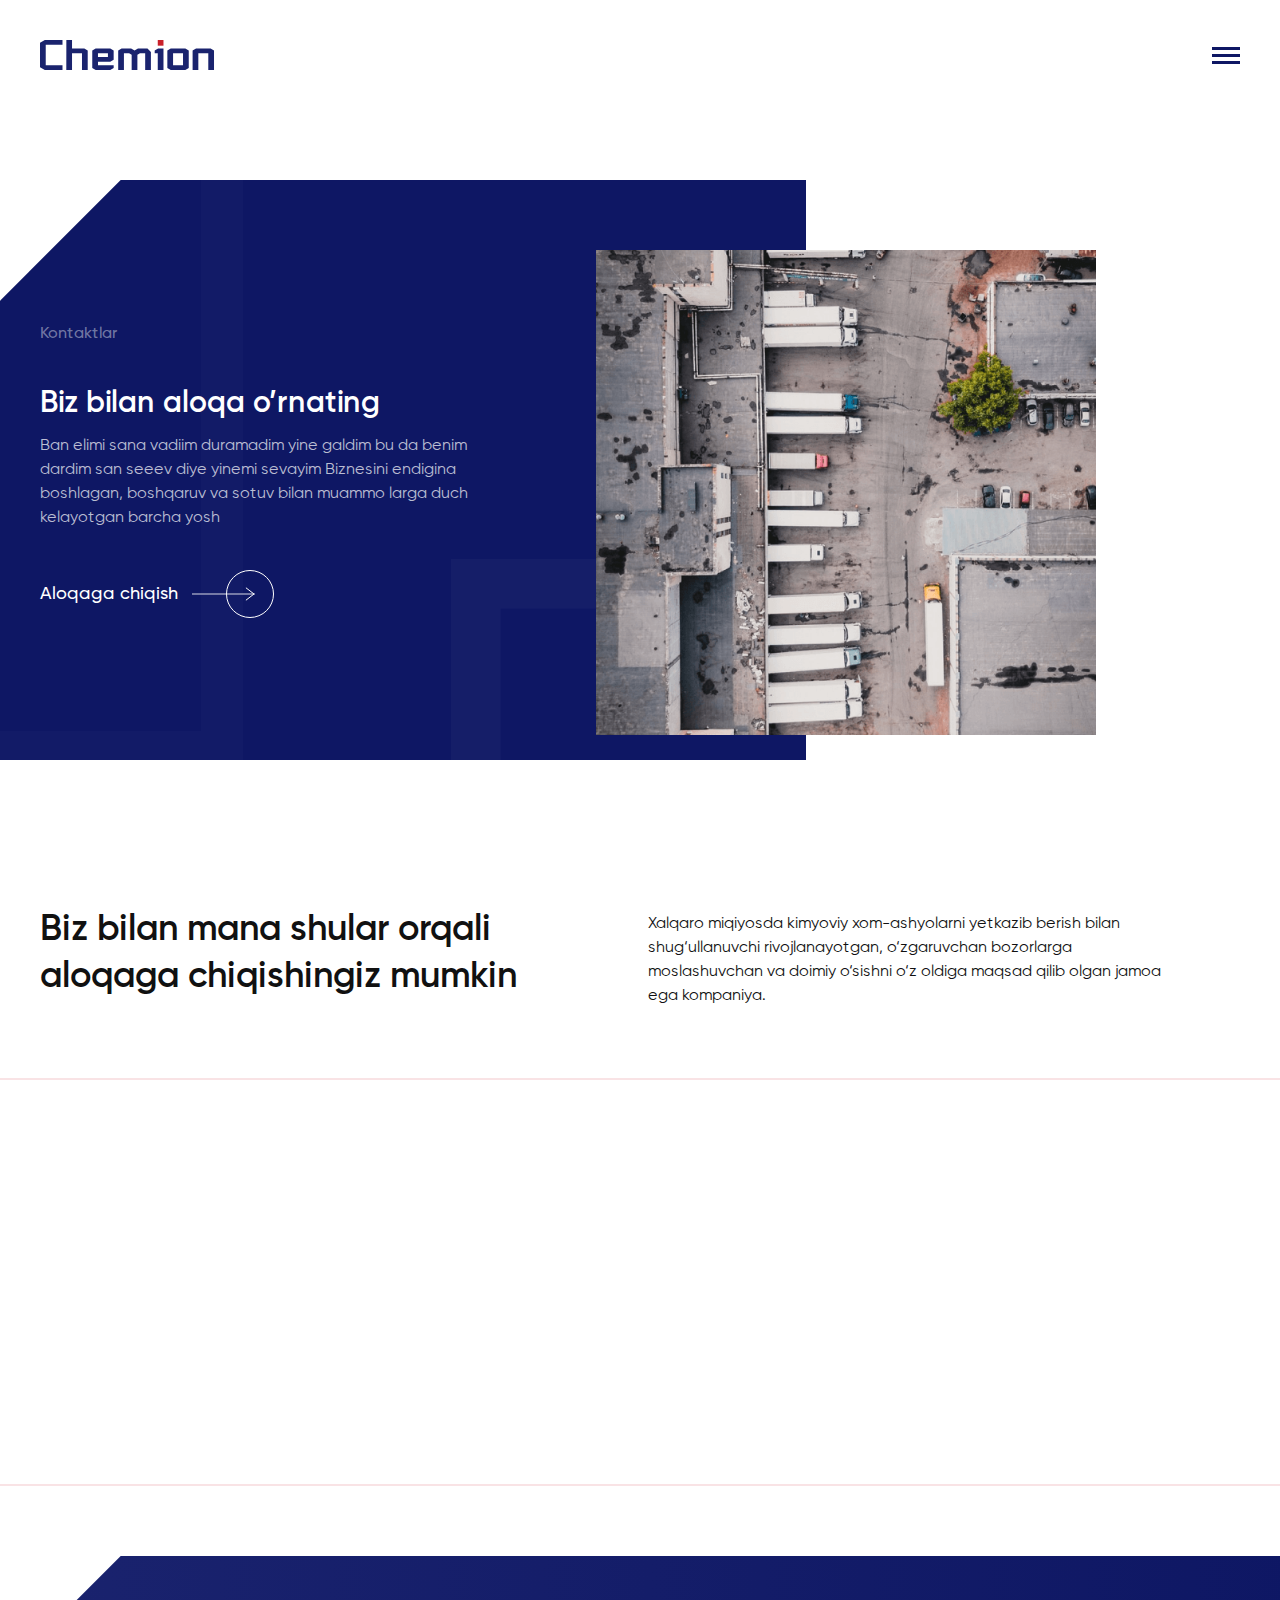
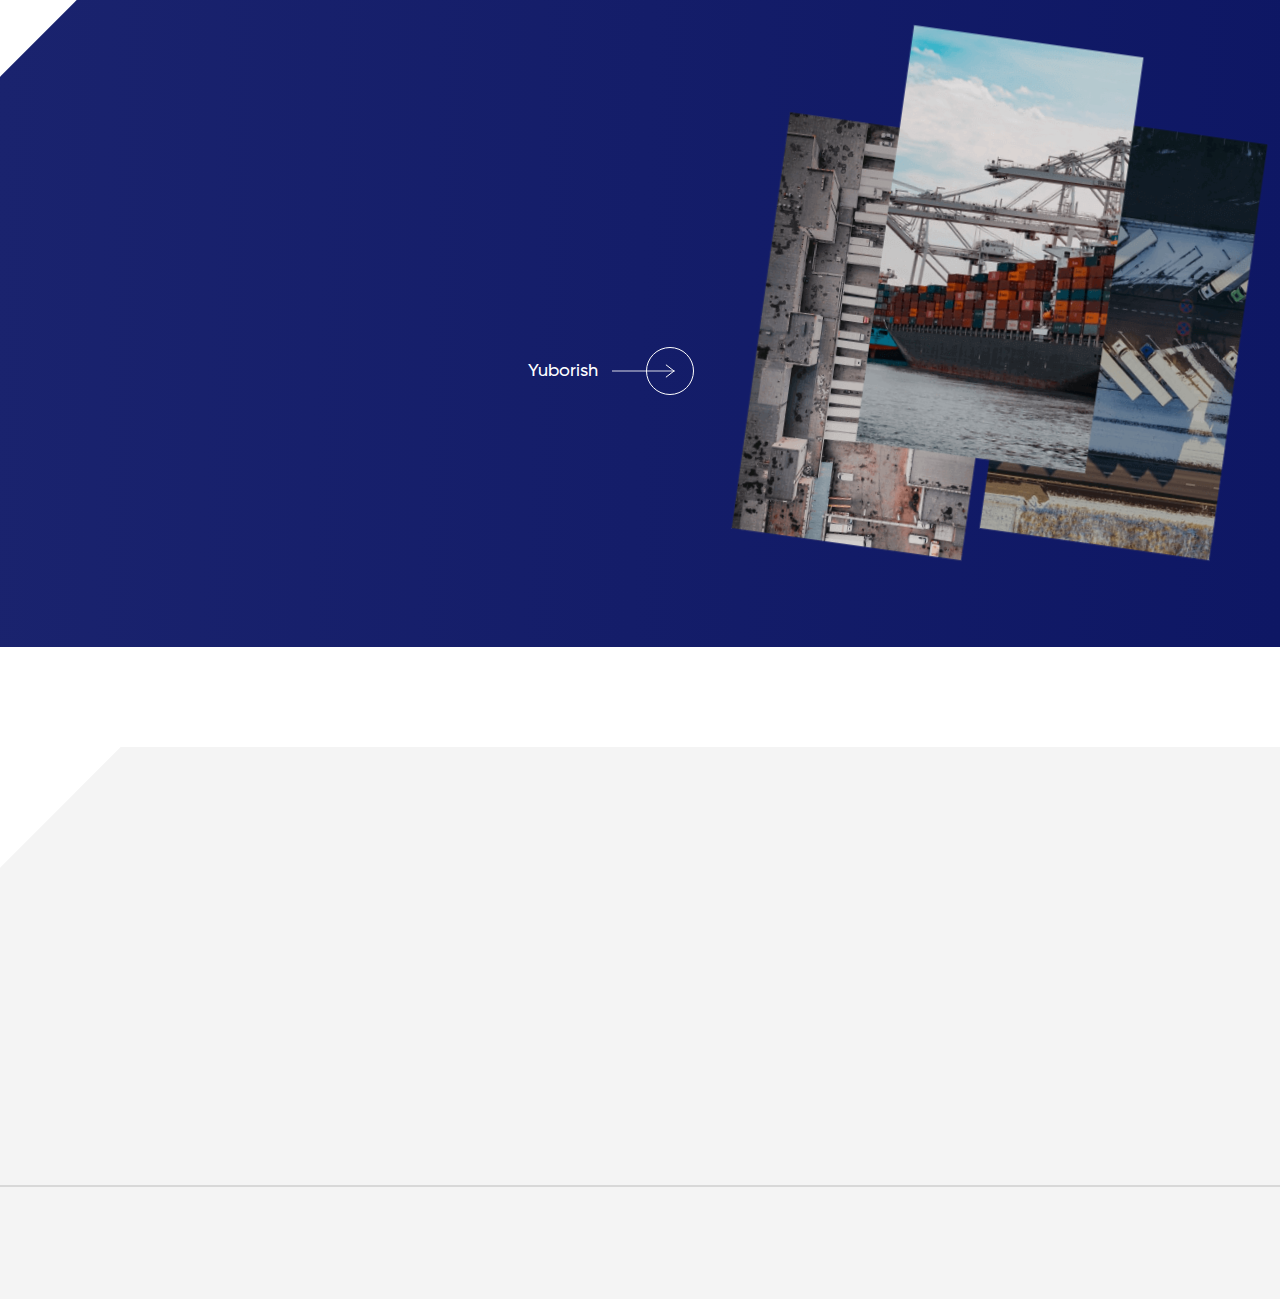
<file: contact.html>
<!DOCTYPE html>
<html lang="en">
<head>
    <meta charset="UTF-8">
    <meta http-equiv="X-UA-Compatible" content="IE=edge" />
    <meta name="viewport" content="width=device-width, initial-scale=1.0" />
    <title>Chemion</title>
    
    <link rel="stylesheet" href="../assets/css/uikit.min.css" />
    <link rel="stylesheet" href="../assets/css/tailwind.css" />
    
    <link rel="stylesheet" href="../assets/sass/main.css">
    
</head>
<body>
    
    <div id="overlay" class="uk-position-fixed uk-width-1-1 uk-height-1-1 uk-position-top-left uk-flex uk-flex-center uk-flex-middle" style="background: #fff; z-index: 999;">
        <div>
            <img class="anim-circle w-[233px]" src="../assets/img/svg/logo.svg" alt="logo">
        </div>
    </div>
    
    <div uk-sticky="show-on-up: true; animation: uk-animation-slide-top; sel-target: .main-header; cls-active: uk-navbar-sticky bg-[#fff]; cls-inactive: uk-navbar-transparent z-[9]; top: 200;" class="navbar">
        <header id="mainHeader" class="header main-header absolute top-0 left-0 w-full z-10 border-b border-[#fff] border-opacity-[0.06]">
            
            <div class="uk-container uk-container-large">
                <nav class="uk-flex uk-flex-middle py-[30px] sm:py-[40px] 2xl:py-[60px]" uk-grid>
                    
                    <div class="uk-navbar-left">
                        <div class="uk-flex-middle" uk-grid>
                            <div>
                                <a href="index.html">
                                    <img class="uk-animation-fade w-[150px] sm:w-[175px]" src="../assets/img/svg/logo.svg" alt="Logo">
                                </a>
                            </div>
                        </div>
                    </div>
                    
                    <div class="uk-navbar-right">
                        <div>  
                            <div class="text-[#1d1d1b]">
                                <a href="javascript:void(0);" uk-toggle="target: #offcanvas-flip" class="text-[#1d1d1b] hover-link">
                                    <img class="w-[28px] h-[17px]" src="../assets/img/svg/menu.svg" alt="menu">                                          
                                </a>
                            </div>
                            
                            <div id="offcanvas-flip" uk-offcanvas="flip: true; overlay: true">
                                <div class="uk-offcanvas-bar uk-padding-remove">
                                    
                                    <div class="uk-position-relative h-full w-full uk-padding-remove-bottom" uk-scrollspy="target: .animBottom; cls: uk-animation-slide-top-small; delay: 100;">
                                        
                                        <div class="sm:p-[30px] xl:p-[40px]">
                                            <div class="uk-padding uk-position-relative">
                                                <ul class="uk-grid-small uk-child-width-1-1 space-y-[25px]">
                                                    <li class="flex justify-end">
                                                        <button class="uk-offcanvas-close" type="button" uk-close>
                                                            <div class="border border-[#CD1527] rounded-full group">
                                                                <img class="group-hover:rotate-[90deg] lg:rotate-[45deg] duration-200" src="../assets/img/svg/add.svg" alt="close">                                                                  
                                                            </div>                                     
                                                        </button>
                                                    </li>
                                                    <li>
                                                        <a href="about.html" class="text-[#000] hover-link-none nav-item active animBottom">Bosh sahifa</a>
                                                    </li>
                                                    <li>
                                                        <a href="about.html" class="text-[#000] hover-link-none nav-item animBottom">Biz haqimizda</a>
                                                    </li>
                                                    <li>
                                                        <a href="office.html" class="text-[#000] hover-link-none nav-item animBottom">Xalqaro savdo va xizmatlar</a>
                                                    </li>
                                                    <li>
                                                        <a href="services.html" class="text-[#000] hover-link-none nav-item animBottom">Xizmatlar</a>
                                                    </li>
                                                    <li>
                                                        <div class="flex items-center space-x-[20px] text-[#000]">
                                                            <a href="contact.html" class="nav-item-mini-link hover-link-none animBottom">Kontaktlar</a>
                                                            <a href="news.html" class="nav-item-mini-link hover-link-none animBottom">Yangiliklar</a>
                                                        </div>
                                                    </li>
                                                    <li>
                                                        <ul class="flex items-center space-x-[20px] nav-lang-links-wrapper pt-[30px]">
                                                            <li>
                                                                <a href="#" class="active animBottom hover-link-none">UZ</a>
                                                            </li>
                                                            <li>
                                                                <a href="#" class="animBottom hover-link-none">RU</a>
                                                            </li>
                                                            <li>
                                                                <a href="#" class="animBottom hover-link-none">EN</a>
                                                            </li>
                                                        </ul>
                                                    </li>
                                                </ul>
                                                <div class="uk-position-absolute right-[0px] bottom-[0px] nav-socials-wrapper">
                                                    <ul class="flex items-center uk-flex-column space-y-[14px] uk-padding">
                                                        <li class="animBottom">
                                                            <a href="#" class="w-[48px] h-[48px] flex items-center justify-center border border-[#1A236E] rounded-full group">
                                                                <img class="group-hover:scale-125 duration-200" src="../assets/img/svg/linkedin.svg" alt="linkin">                                                           
                                                            </a>
                                                        </li>
                                                        <li class="animBottom">
                                                            <a href="#" class="w-[48px] h-[48px] flex items-center justify-center border border-[#1A236E] rounded-full group">
                                                                <img class="group-hover:scale-125 duration-200" src="../assets/img/svg/facebook.svg" alt="facebook"> 
                                                            </a>
                                                        </li>
                                                        <li class="animBottom">
                                                            <a href="#" class="w-[48px] h-[48px] flex items-center justify-center border border-[#1A236E] rounded-full group">
                                                                <img class="group-hover:scale-125 duration-200" src="../assets/img/svg/telegram.svg" alt="telegram">                                                             
                                                            </a>
                                                        </li>
                                                    </ul>
                                                </div>
                                            </div>
                                        </div>
                                        
                                        <div class="nav-content-bottom p-[20px] md:p-[40px] border-[15px] border-[#1D2F45] mt-[100px] w-full animBottom">
                                            <div class="nav-content-bottom-wrapper uk-flex-middle justify-between" uk-grid>
                                                <div class="nav-content-bottom-context">
                                                    <h3 class="text-xl sm:text-[24px] 2xl:text-[28px] font-bold animBottom" style="color: #111; font-family: 'Gilroy';">
                                                        Biz bilan ishlash istagida bo’lsangiz biz bilan aloqaga chiqing.
                                                    </h3>
                                                    <div class="mt-[10px] animBottom">
                                                        <p class="text-opacity-[0.82] text-lg" style="color: #111;">
                                                            Bizdan sotib olgan mijozlarimiz har doim shunga ohshaga ashulalar eshitib yurishadi 2% chegirma doimiy mijozlarga.
                                                        </p>
                                                    </div>
                                                </div>
                                                <div class="w-[270px] flex uk-flex-right@m text-[#111] uk-animation-fade nav-content-contact-link">
                                                    <a href="#" class="text-lg 2xl:text-xl text-[#111] flex items-center hover-link-none group sm:mt-[20px] md:mt-[0]">
                                                        Aloqaga chiqish
                                                        <div class="group-hover:w-[15px] duration-500 w-[28px] ml-[14px] h-[2px] bg-[#CD1527] bg-opacity-[0.42]"></div>
                                                        <div class="absolute w-[52px] h-[52px] rounded-full border border-[#CD1527] flex items-center relative">
                                                            <div class="absolute left-[-15px] w-[28px] h-[2px] bg-[#CD1527] bg-opacity-[0.42] ml-[14px]" style="z-index: -1;"></div>
                                                            <div class="absolute left-[50%] translate-x-[-50%]">
                                                                <svg width="9" height="14" viewBox="0 0 9 14" fill="none" xmlns="http://www.w3.org/2000/svg">
                                                                    <path d="M0.638733 0.930176L8.47915 7.00018L0.638733 13.0702" stroke="#CD1527" stroke-miterlimit="10" stroke-linecap="round" stroke-linejoin="round"/>
                                                                </svg>                                                    
                                                            </div>
                                                        </div>
                                                    </a>
                                                </div>
                                            </div>
                                        </div>
                                        
                                    </div>
                                    
                                </div>
                            </div>
                        </div>
                    </div>
                    
                    
                </nav>
            </div>
            
        </header>
    </div>
    
    <section class="uk-section uk-padding-remove-vertical mt-[110px] sm:mt-[140px] xl:mt-[180px] relative uk-overflow-hidden about-main-section" uk-scrollspy="target: .animateBottom; cls: uk-animation-slide-bottom-medium;delay: 100; repeat: true">
        <div class="arrow-right rotate-[225deg] absolute left-[-20px] top-[-80px] uk-visible@l"></div>
        
        <div class="about-ractangle-img-wrapper absolute left-0 top-[-230px] lg:top-[-170px] uk-visible@m">
            <svg width="433" height="763" viewBox="0 0 433 763" fill="none" xmlns="http://www.w3.org/2000/svg">
                <rect opacity="0.02" x="-95" y="21" width="507" height="721" stroke="white" stroke-width="42"/>
            </svg>                
        </div>
        
        <div class="uk-grid-collapse" uk-grid>
            <div class="bg-[#0E1764] uk-padding uk-width-expand about-text-side-wrapper">
                <div class="left-1/2 top-1/2 absolute w-full -translate-y-1/2
                uk-container uk-container-large -translate-x-1/2">
                <div class="uk-flex-middle uk-container uk-container-large"  uk-grid>
                    
                    <div class="absolute about-ractagnel-bottom-img-wrapper uk-visible@s">
                        <svg width="649" height="" viewBox="0 0 549 312" fill="none" xmlns="http://www.w3.org/2000/svg">
                            <rect opacity="0.03" x="21" y="21" width="507" height="270" stroke="white" stroke-width="42"/>
                        </svg>                
                    </div>
                    
                    <div class="md:w-[400px] lg:w-[500px] about-main-content-wrapper">
                        <div class="uk-flex uk-flex-column">
                            <p class="text-[#fff] text-opacity-[0.42] font-500 animateBottom">Kontaktlar</p>
                            <h1 class="heading-four text-[#fff] mt-[40px] animateBottom">
                                Biz bilan aloqa o’rnating
                            </h1>
                            <div class="mt-[12px]">
                                <p class="text-[#fff] font-400 text-opacity-[0.72] animateBottom">
                                    Ban elimi sana vadiim duramadim yine galdim bu da benim dardim san seeev diye yinemi sevayim Biznesini endigina boshlagan, boshqaruv va sotuv bilan muammo larga duch kelayotgan barcha yosh 
                                </p>
                            </div>
                            <div>
                                <div class="mt-[40px] text-[#fff] uk-display-inline-block">
                                    <div class="text-[#fff] uk-animation-fade">
                                        <a href="#formSection" class="text-lg font-500 2xl:text-xl text-[#fff] flex items-center hover-link-none group">
                                            <p class="mr-[14px] group-hover:translate-x-[15px] duration-500">Aloqaga chiqish</p>
                                            <div class="group-hover:translate-x-[26px] duration-500 w-[34px] h-[2px] bg-[#fff] bg-opacity-[0.42]"></div>
                                            <div class="absolute w-[48px] h-[48px] rounded-full border border-[#fff] flex items-center relative">
                                                <div class="absolute left-[-14px] w-[28px] h-[2px] bg-[#fff] bg-opacity-[0.42] ml-[14px]" style="z-index: -1;"></div>
                                                <div class="absolute left-[50%] translate-x-[-50%]">
                                                    <svg width="9" height="14" viewBox="0 0 9 14" fill="none" xmlns="http://www.w3.org/2000/svg">
                                                        <path d="M0.638733 0.930176L8.47915 7.00018L0.638733 13.0702" stroke="#fff" stroke-miterlimit="10" stroke-linecap="round" stroke-linejoin="round"/>
                                                    </svg>                                                    
                                                </div>
                                            </div>
                                        </a>
                                    </div>
                                </div>
                            </div>
                        </div>
                    </div>
                </div>
            </div>
        </div>
        
        <div class="pt-[70px] pb-[25px] w-[30%] xl:w-[37%] uk-visible@m">
            <div class="uk-container uk-container-large uk-position-relative ml-[-220px] about-main-img-wrapper">                        
                <div>
                    <img class="w-[627px] h-[608px] object-center" src="../assets/img/contact/main-img.png" alt="main img">
                </div>
            </div>
        </div>
    </div>
</section>

<section class="uk-section uk-position-relative uk-overflow-hidden uk-overflow-hidden">     
    <div class="uk-container uk-container-large uk-margin-large-bottom uk-margin-large-top">
        <div class="uk-flex-middle" uk-grid>
            <div class="">
                <div class="uk-flex uk-child-width-1-2@l uk-flex-middle uk-grid-small" uk-grid>
                    <div>
                        <h2 class="heading-second text-[#111] uk-width-3-4@s uk-width-3-5@m uk-width-1-1@l">
                            Biz bilan mana shular orqali aloqaga chiqishingiz mumkin
                        </h2>
                    </div>
                    <div>
                        <p class="mt-[12px] text-[#111] lg:w-[87%]">
                            Xalqaro miqiyosda kimyoviy xom-ashyolarni yetkazib berish bilan shug‘ullanuvchi rivojlanayotgan, o‘zgaruvchan bozorlarga moslashuvchan va doimiy o‘sishni o‘z oldiga maqsad qilib olgan jamoa ega kompaniya.
                        </p>
                    </div>
                </div>
            </div>
            
        </div>
    </div>
    
    <div class="border-t-2 border-b-2 border-[#CD1527] border-opacity-[0.12] uk-padding uk-padding-remove-horizontal">
        <div class="uk-container uk-container-large">
            <div>
                <ul class="uk-child-width-1-3@l uk-child-width-1-2@s uk-grid-small uk-grid-match uk-visible@l" uk-grid>
                    <li class="max-h-[400px] uk-overflow-hidden" uk-parallax="x: -200,0; opacity: 0,1; viewport: 0.5;">
                        <div class="border-2 border-[#CD1527] border-opacity-[0.04] bg-[#f9f9f9]">
                            <div class="uk-padding uk-child-width-1-1 uk-grid-medium" uk-grid>
                                <div class="uk-flex uk-flex-middle">
                                    <div>
                                        <img class="w-[36px] h-[36px] object-cover" src="../assets/img/contact/uzbek-flag.png" alt="flag" loading="lazy">
                                    </div>
                                    <p class="ml-[12px] text-[#111] text-opacity-[0.56] font-600 text-[18px] sm:text-[20px] 2xl:text-[24px]">Uzbekistan</p>
                                </div>
                                <div class="flex flex-col text-[#111111bb]">
                                    <label class="text-[#111] text-opacity-[0.56] font-600 text-[18px] sm:text-[20px] 2xl:text-[24px]">Telefon raqamingiz</label>
                                    <a class="text-[#111] font-600 text-[24px] xl:text-[28px] hover-link-none duration-300" href="tel:+998974044004">
                                        +998 97 404 40 04
                                    </a>
                                </div>
                                <div class="flex flex-col text-[#111111bb]">
                                    <label class="text-[#111] text-opacity-[0.56] font-600 text-[18px] sm:text-[20px] 2xl:text-[24px]">Telefon raqamingiz</label>
                                    <a class="text-[#111] font-600 text-[24px] xl:text-[28px] 2xl:text-[34px] hover-link-none duration-300" href="mailto:chemion@gmail.com">
                                        chemion@gmail.com
                                    </a>
                                </div>
                            </div>
                        </div>
                    </li>
                    <li class="max-h-[400px] uk-overflow-hidden" uk-parallax="y: -100,0; opacity: 0,1; scale: 1.5,1; viewport: 0.5;">
                        <div class="border-2 border-[#CD1527] border-opacity-[0.04] bg-[#f9f9f9]">
                            <div class="uk-padding uk-child-width-1-1 uk-grid-medium" uk-grid>
                                <div class="uk-flex uk-flex-middle">
                                    <div>
                                        <img class="w-[36px] h-[36px] object-cover" src="../assets/img/contact/korean-flag.png" alt="flag" loading="lazy">
                                    </div>
                                    <p class="ml-[12px] text-[#111] text-opacity-[0.56] font-600 text-[18px] sm:text-[20px] 2xl:text-[24px]">Korea</p>
                                </div>
                                <div class="flex flex-col text-[#111111bb]">
                                    <label class="text-[#111] text-opacity-[0.56] font-600 text-[18px] sm:text-[20px] 2xl:text-[24px]">Telefon raqamingiz</label>
                                    <a class="text-[#111] font-600 text-[24px] xl:text-[28px] hover-link-none duration-300" href="tel:+8223182116">
                                        +82 2 318-21-16
                                    </a>
                                </div>
                                <div class="flex flex-col text-[#111111bb]">
                                    <label class="text-[#111] text-opacity-[0.56] font-600 text-[18px] sm:text-[20px] 2xl:text-[24px]">Telefon raqamingiz</label>
                                    <a class="text-[#111] font-600 text-[24px] xl:text-[28px] 2xl:text-[34px] hover-link-none duration-300" href="mailto:chemion@gmail.com">
                                        chemion@gmail.com
                                    </a>
                                </div>
                            </div>
                        </div>
                    </li>
                    <li class="max-h-[400px] uk-overflow-hidden" uk-parallax="x: 200,0; opacity: 0,1; viewport: 0.5;">
                        <div class="border-2 border-[#CD1527] border-opacity-[0.04] bg-[#f9f9f9]">
                            <div class="uk-padding uk-child-width-1-1 uk-grid-medium" uk-grid>
                                <div class="uk-flex uk-flex-middle">
                                    <div>
                                        <img class="w-[36px] h-[36px] object-cover" src="../assets/img/contact/iron-flag.png" alt="flag" loading="lazy">
                                    </div>
                                    <p class="ml-[12px] text-[#111] text-opacity-[0.56] font-600 text-[18px] sm:text-[20px] 2xl:text-[24px]">Iran</p>
                                </div>
                                <div class="flex flex-col text-[#111111bb]">
                                    <label class="text-[#111] text-opacity-[0.56] font-600 text-[18px] sm:text-[20px] 2xl:text-[24px]">Telefon raqamingiz</label>
                                    <a class="text-[#111] font-600 text-[24px] xl:text-[28px] hover-link-none duration-300" href="tel:+998974044004">
                                        +998 97 404 40 04
                                    </a>
                                </div>
                                <div class="flex flex-col text-[#111111bb]">
                                    <label class="text-[#111] text-opacity-[0.56] font-600 text-[18px] sm:text-[20px] 2xl:text-[24px]">Telefon raqamingiz</label>
                                    <a class="text-[#111] font-600 text-[24px] xl:text-[28px] 2xl:text-[34px] hover-link-none duration-300" href="mailto:chemion@gmail.com">
                                        chemion@gmail.com
                                    </a>
                                </div>
                            </div>
                        </div>
                    </li>
                </ul>
                <ul class="uk-child-width-1-3@l uk-child-width-1-2@s uk-grid-small uk-grid-match uk-hidden@l" uk-grid>
                    <li class="max-h-[400px] uk-overflow-hidden">
                        <div class="border-2 border-[#CD1527] border-opacity-[0.04] bg-[#f9f9f9]">
                            <div class="uk-padding uk-child-width-1-1 uk-grid-medium" uk-grid>
                                <div class="uk-flex uk-flex-middle">
                                    <div>
                                        <img class="w-[36px] h-[36px] object-cover" src="../assets/img/contact/uzbek-flag.png" alt="flag" loading="lazy">
                                    </div>
                                    <p class="ml-[12px] text-[#111] text-opacity-[0.56] font-600 text-[18px] sm:text-[20px] 2xl:text-[24px]">Uzbekistan</p>
                                </div>
                                <div class="flex flex-col text-[#111111bb]">
                                    <label class="text-[#111] text-opacity-[0.56] font-600 text-[18px] sm:text-[20px] 2xl:text-[24px]">Telefon raqamingiz</label>
                                    <a class="text-[#111] font-600 text-[24px] xl:text-[28px] hover-link-none duration-300" href="tel:+998974044004">
                                        +998 97 404 40 04
                                    </a>
                                </div>
                                <div class="flex flex-col text-[#111111bb]">
                                    <label class="text-[#111] text-opacity-[0.56] font-600 text-[18px] sm:text-[20px] 2xl:text-[24px]">Elektron pochtamiz</label>
                                    <a class="text-[#111] font-600 text-[24px] xl:text-[28px] 2xl:text-[34px] hover-link-none duration-300" href="mailto:chemion@gmail.com">
                                        chemion@gmail.com
                                    </a>
                                </div>
                            </div>
                        </div>
                    </li>
                    <li class="max-h-[400px] uk-overflow-hidden">
                        <div class="border-2 border-[#CD1527] border-opacity-[0.04] bg-[#f9f9f9]">
                            <div class="uk-padding uk-child-width-1-1 uk-grid-medium" uk-grid>
                                <div class="uk-flex uk-flex-middle">
                                    <div>
                                        <img class="w-[36px] h-[36px] object-cover" src="../assets/img/contact/korean-flag.png" alt="flag" loading="lazy">
                                    </div>
                                    <p class="ml-[12px] text-[#111] text-opacity-[0.56] font-600 text-[18px] sm:text-[20px] 2xl:text-[24px]">Korea</p>
                                </div>
                                <div class="flex flex-col text-[#111111bb]">
                                    <label class="text-[#111] text-opacity-[0.56] font-600 text-[18px] sm:text-[20px] 2xl:text-[24px]">Telefon raqamingiz</label>
                                    <a class="text-[#111] font-600 text-[24px] xl:text-[28px] hover-link-none duration-300" href="tel:+8223182116">
                                        +82 2 318-21-16
                                    </a>
                                </div>
                                <div class="flex flex-col text-[#111111bb]">
                                    <label class="text-[#111] text-opacity-[0.56] font-600 text-[18px] sm:text-[20px] 2xl:text-[24px]">Elektron pochtamiz</label>
                                    <a class="text-[#111] font-600 text-[24px] xl:text-[28px] 2xl:text-[34px] hover-link-none duration-300" href="mailto:chemion@gmail.com">
                                        chemion@gmail.com
                                    </a>
                                </div>
                            </div>
                        </div>
                    </li>
                    <li class="max-h-[400px] uk-overflow-hidden">
                        <div class="border-2 border-[#CD1527] border-opacity-[0.04] bg-[#f9f9f9]">
                            <div class="uk-padding uk-child-width-1-1 uk-grid-medium" uk-grid>
                                <div class="uk-flex uk-flex-middle">
                                    <div>
                                        <img class="w-[36px] h-[36px] object-cover" src="../assets/img/contact/iron-flag.png" alt="flag" loading="lazy">
                                    </div>
                                    <p class="ml-[12px] text-[#111] text-opacity-[0.56] font-600 text-[18px] sm:text-[20px] 2xl:text-[24px]">Iran</p>
                                </div>
                                <div class="flex flex-col text-[#111111bb]">
                                    <label class="text-[#111] text-opacity-[0.56] font-600 text-[18px] sm:text-[20px] 2xl:text-[24px]">Telefon raqamingiz</label>
                                    <a class="text-[#111] font-600 text-[24px] xl:text-[28px] hover-link-none duration-300" href="tel:+998974044004">
                                        +998 97 404 40 04
                                    </a>
                                </div>
                                <div class="flex flex-col text-[#111111bb]">
                                    <label class="text-[#111] text-opacity-[0.56] font-600 text-[18px] sm:text-[20px] 2xl:text-[24px]">Elektron pochtamiz</label>
                                    <a class="text-[#111] font-600 text-[24px] xl:text-[28px] 2xl:text-[34px] hover-link-none duration-300" href="mailto:chemion@gmail.com">
                                        chemion@gmail.com
                                    </a>
                                </div>
                            </div>
                        </div>
                    </li>
                </ul>
            </div>
        </div>
    </div>
    
</section>


<section id="formSection" class="uk-section uk-position-relative uk-overflow-hidden uk-position-relative digitals-section-wrapper uk-padding-remove-vertical" uk-scrollspy="target: .animateBottom; cls: uk-animation-slide-bottom-medium;delay: 100">
    <div class="uk-container uk-container-large py-[30px] 2xl:py-[70px]">
        <div class="uk-flex-middle uk-flex-between uk-padding-large uk-padding-remove-horizontal" uk-grid>
            <div class="uk-width-expand@l uk-width-1-1@m">
                <form action="#" class="uk-child-width-1-1 uk-grid-medium" uk-grid>
                    <div class="uk-width-3-4@m uk-width-1-1@l">
                        <h2 class="heading-second text-[#fff] animateBottom">Biznesingizda xomashyo boyicha muammoingiz bo’lsa bizga murojat qilishingiz mumkin.</h2>
                        <p class="lg:w-[74%] text-[#fff] text-opacity-[0.72] mt-[12px] animateBottom">
                            Xalqaro miqiyosda kimyoviy xom-ashyolarni yetkazib berish bilan shug‘ullanuvchi rivojlanayotgan, o‘zgaruvchan bozorlarga moslashuvchan va doimiy 
                        </p>
                    </div>
                    <div class="uk-width-3-4@s uk-width-auto@m">
                        <div class="flex justify-space-between uk-grid-small mt-[6px]" uk-grid>
                            <div class="uk-width-expand@m animateBottom">
                                <div>
                                    <input class="form-input border focus:outline-none w-full rounded-[4px] h-[52px] px-[24px] bg-transparent text-[#fff]" type="text" placeholder="Muhammad Aziz">
                                </div>
                            </div>
                            <div class="uk-width-expand@m animateBottom">
                                <div class="lg:ml-[7px] mt-[6px] md:mt-[0]">
                                    <input class="form-input border focus:outline-none w-full rounded-[4px] h-[52px] px-[24px] bg-transparent text-[#fff]" type="text" placeholder="+9989X XXX XX XX"></input>
                                </div>
                            </div>
                            <div class="text-[#fff] ml-[20px] 2xl:ml-0 uk-animation-fade form-send-link">
                                <a href="#" class="text-lg font-500 2xl:text-xl text-[#fff] flex items-center hover-link-none group">
                                    <p class="mr-[14px] group-hover:translate-x-[15px] duration-500">Yuborish</p>
                                    <div class="group-hover:translate-x-[26px] duration-500 w-[34px] h-[2px] bg-[#fff] bg-opacity-[0.42]"></div>
                                    <div class="absolute w-[48px] h-[48px] rounded-full border border-[#fff] flex items-center relative">
                                        <div class="absolute left-[-14px] w-[28px] h-[2px] bg-[#fff] bg-opacity-[0.42] ml-[14px]" style="z-index: -1;"></div>
                                        <div class="absolute left-[50%] translate-x-[-50%]">
                                            <svg width="9" height="14" viewBox="0 0 9 14" fill="none" xmlns="http://www.w3.org/2000/svg">
                                                <path d="M0.638733 0.930176L8.47915 7.00018L0.638733 13.0702" stroke="#fff" stroke-miterlimit="10" stroke-linecap="round" stroke-linejoin="round"/>
                                            </svg>                                                    
                                        </div>
                                    </div>
                                </a>
                            </div>
                        </div>
                    </div>
                    <div>
                        <div class="flex md:items-end flex-col md:flex-row mt-[30px]">
                            <div class="text-[#fff] animateBottom">
                                <a href="#" class="heading-second text-[#fff] border-b border-[#fff] border-opacity-[0.42] py-[7px] hover-link-none hover:text-[#ffffffbb] duration-300">+998 97 404 40 04</a>
                            </div>
                            <div class="text-[#fff] animateBottom">
                                <div class="md:ml-[70px] md:mb-[5px] mt-[25px]">
                                    <a href="#" class="border-b border-[#fff] border-opacity-[0.42] py-[7px] text-[#fff] hover-link-none text-xl hover:text-[#ffffffbb] duration-300">
                                        chemion@gmail.com
                                    </a>
                                </div>
                            </div>
                        </div>
                    </div>
                </form>
            </div>
            
            <div class="xl:w-[44%] flex justify-end form-img-wrapper mt-[70px]">
                <div class="uk-grid-small uk-position-relative" uk-grid>
                    <div>
                        <img class="w-[233px] h-[421px] object-cover rotate-[8deg] form-img-1" src="../assets/img/main/matterial-img-2.png" alt="matterial">
                    </div>
                    <div>
                        <img class="w-[233px] h-[421px] object-cover rotate-[8deg] form-img-2" src="../assets/img/main/matterial-img-3.png" alt="matterial">
                    </div>
                    <div class="absolute top-[-87px] left-[50%] translate-x-[-50%]">
                        <img class="w-[233px] h-[421px] object-cover rotate-[8deg] form-img-3" src="../assets/img/main/matterial-img-1.png" alt="matterial">
                    </div>
                </div>
            </div>
        </div>
    </div>
    <div class="arrow-right rotate-[225deg] absolute left-[-20px] top-[-80px] uk-visible@l"></div>
</section>

<footer class="uk-section sm:mt-[100px] uk-position-relative uk-overflow-hidden uk-position-relative bg-[#f4f4f4] uk-padding-remove-vertical" uk-scrollspy="target: .animateBottom; cls: uk-animation-slide-bottom-small;delay: 100">
    
    <div class="absolute footer-ractangle-img-wrapper uk-visible@l animateBottom">
        <svg width="479" height="296" viewBox="0 0 479 296" fill="none" xmlns="http://www.w3.org/2000/svg">
            <rect opacity="0.04" x="21" y="21" width="479" height="254" stroke="#111111" stroke-width="42"/>
        </svg>                
    </div>
    
    <div class="uk-container uk-container-large uk-padding-large sm:pt-[100px]">
        <ul class="uk-flex-between uk-text-center uk-text-left@s pt-[30px] sm:pt-[0]" uk-grid>
            <li class="uk-width-1-3@l uk-width-1-2@s">
                <div>
                    <div class="uk-display-inline-block animateBottom">
                        <a href="index.html">
                            <img class="w-[179px]" src="../assets/img/svg/logo.svg" alt="logo">
                        </a>
                    </div>
                    <div class="mt-[45px]">
                        <div>
                            <h6 class="text-[#8796E9] text-lg font-600 animateBottom" style="font-family: 'Gilroy';">Biz qanday muammolarni yechamiz</h6>
                        </div>
                        <p class="text-lg text-opacity-[0.82] mt-[6px] animateBottom">
                            Ishlab chiqaruvchiga kerak bo’ladiga plomer homashiyolarni kerakli joyga o’z vaqtida sifati buzilamagan holda yetqazib berish bizning eng asosiy yechadigan.
                        </p>
                    </div>
                </div>
            </li>
            <li class="uk-width-1-6@l uk-width-1-5@m uk-width-1-3@s">
                <ul class="flex flex-col space-y-[12px]">
                    <li>
                        <h5 class="text-lg font-500 text-[#111] text-opacity-[0.42] animateBottom" style="font-family: 'Gilroy';">Web sayt</h5>
                    </li>
                    <li class="text-[#111] animateBottom">
                        <a class="text-[#111] font-500 hover-link-none text-lg md:text-xl 2xl:text-[22px] line-animation" href="index.html">Bosh sahifa</a>
                    </li>
                    <li class="text-[#111] animateBottom">
                        <a class="text-[#111] font-500 hover-link-none text-lg md:text-xl 2xl:text-[22px] line-animation" href="about.html">Biz haqimizda</a>
                    </li>
                    <li class="text-[#111] animateBottom">
                        <a class="text-[#111] font-500 hover-link-none text-lg md:text-xl 2xl:text-[22px] line-animation" href="services.html">Xizmatlar</a>
                    </li>
                    <li class="text-[#111] animateBottom">
                        <a class="text-[#111] font-500 hover-link-none text-lg md:text-xl 2xl:text-[22px] line-animation" href="office.html">Xalqaro savdo</a>
                    </li>
                    <li class="text-[#111] animateBottom">
                        <a class="text-[#111] font-500 hover-link-none text-lg md:text-xl 2xl:text-[22px] line-animation" href="news.html">Yangiliklar</a>
                    </li>
                    <li class="text-[#111] animateBottom">
                        <a class="text-[#111] font-500 hover-link-none text-lg md:text-xl 2xl:text-[22px] line-animation" href="contact.html">Kontaktlar</a>
                    </li>
                </ul>
            </li>
            <li class="uk-width-1-6@m uk-width-1-4@s">
                <ul class="flex flex-col space-y-[12px]">
                    <li>
                        <h5 class="text-lg font-500 text-[#111] text-opacity-[0.42] animateBottom" style="font-family: 'Gilroy';">Social media</h5>
                    </li>
                    <li class="text-[#111] animateBottom">
                        <a class="text-[#111] font-500 hover-link-none text-lg md:text-xl 2xl:text-[22px] line-animation" href="#">Telegram</a>
                    </li>
                    <li class="text-[#111] animateBottom">
                        <a class="text-[#111] font-500 hover-link-none text-lg md:text-xl 2xl:text-[22px] line-animation" href="#">Facebook</a>
                    </li>
                    <li class="text-[#111] animateBottom">
                        <a class="text-[#111] font-500 hover-link-none text-lg md:text-xl 2xl:text-[22px] line-animation" href="#">LinkedIn</a>
                    </li>
                </ul>
            </li>
            <li class="uk-width-1-4@l uk-width-1-2@s">
                <ul class="flex flex-col space-y-[20px]">
                    <li>
                        <h5 class="text-lg font-500 text-[#111] text-opacity-[0.42] animateBottom" style="font-family: 'Gilroy';">Kontaktlar</h5>
                    </li>
                    <li class="text-[#111111bb] animateBottom">
                        <a class="text-[#111] font-500 duration-200 hover-link-none text-lg md:text-xl 2xl:text-[22px]" href="#">Bu erga kompaniyaning manzili
                            yoziladi</a>
                        </li>
                        <li class="text-[#111111bb] animateBottom">
                            <a class="text-[#111] font-500 duration-200 hover-link-none text-lg md:text-xl 2xl:text-[22px]" href="tel:+998974044004">+998 97 404 40 04</a>
                        </li>
                        <li class="text-[#111111bb] animateBottom">
                            <a class="text-[#111] font-500 duration-200 hover-link-none text-lg md:text-xl 2xl:text-[22px]" href="mailto:chemion@gmail.com">chemion@gmail.com</a>
                        </li>
                    </ul>
                </li>
            </ul>
        </div>
        <div class="border-t-2 border-[#111] border-opacity-[0.12]" uk-scrollspy="cls: uk-animation-fade; target: .animFade; delay: 100;">
            <div class="uk-container uk-container-large">
                <ul class="uk-flex-middle uk-flex-between@s uk-text-center uk-text-left@s uk-padding uk-padding-remove-horizontal uk-child-width-1-1 uk-child-width-auto@s" uk-grid>
                    <li>
                        <p class="text-base 2xl:text-lg text-[#111] text-opacity-[0.72] animFade">
                            © Chemion Barcha huqular himoyalangan
                        </p>
                    </li>
                    <li>
                        <div class="uk-display-inline-block animFade">
                            <a href="https://mount.uz">
                                <img class="w-[100px] object-cover" src="../assets/img/svg/mount-logo.svg" alt="Mountain">
                            </a>
                        </div>
                    </li>
                </ul>
            </div>
        </div>
        <div class="arrow-right rotate-[225deg] absolute left-[-20px] top-[-80px] uk-visible@l"></div>
    </footer>
    
    <script src="../assets/js/uikit.min.js"></script>
    
    <script src="../assets/js/main.js"></script>
    
</body>
</html>
</file>
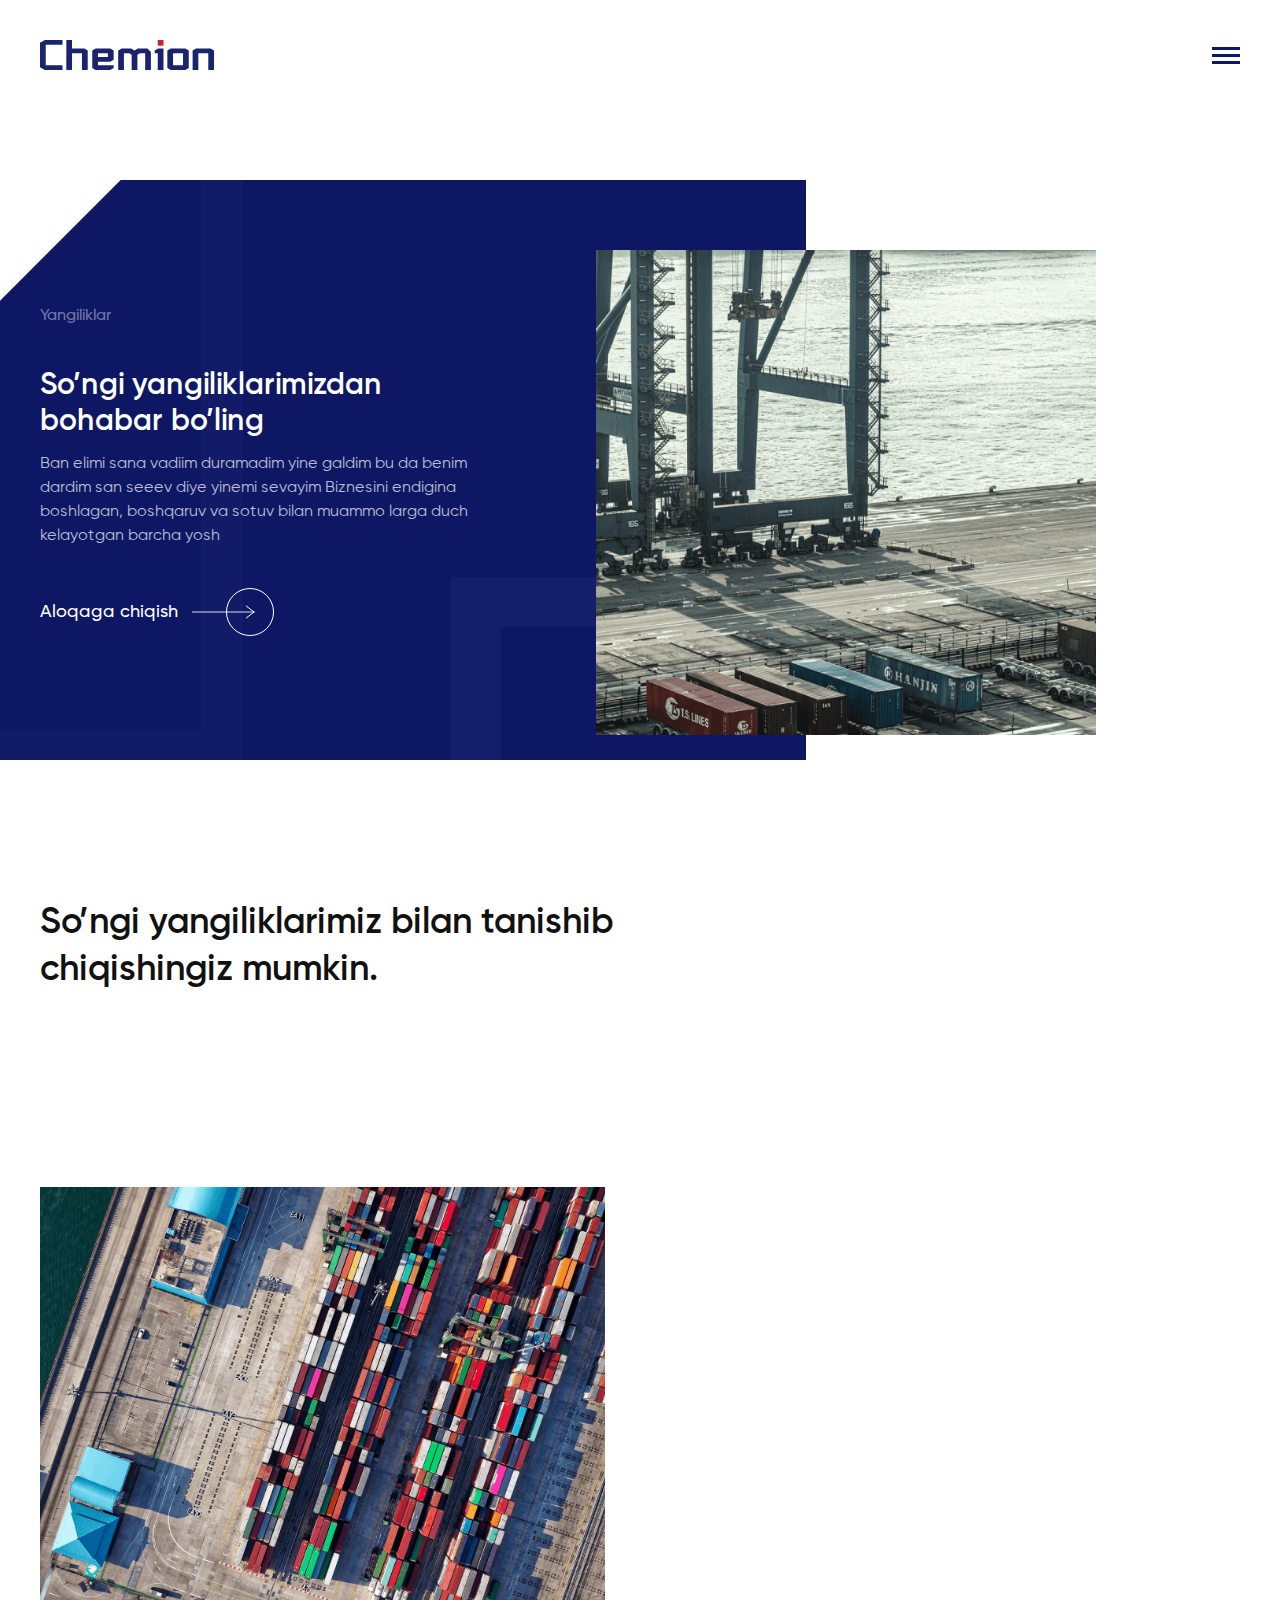
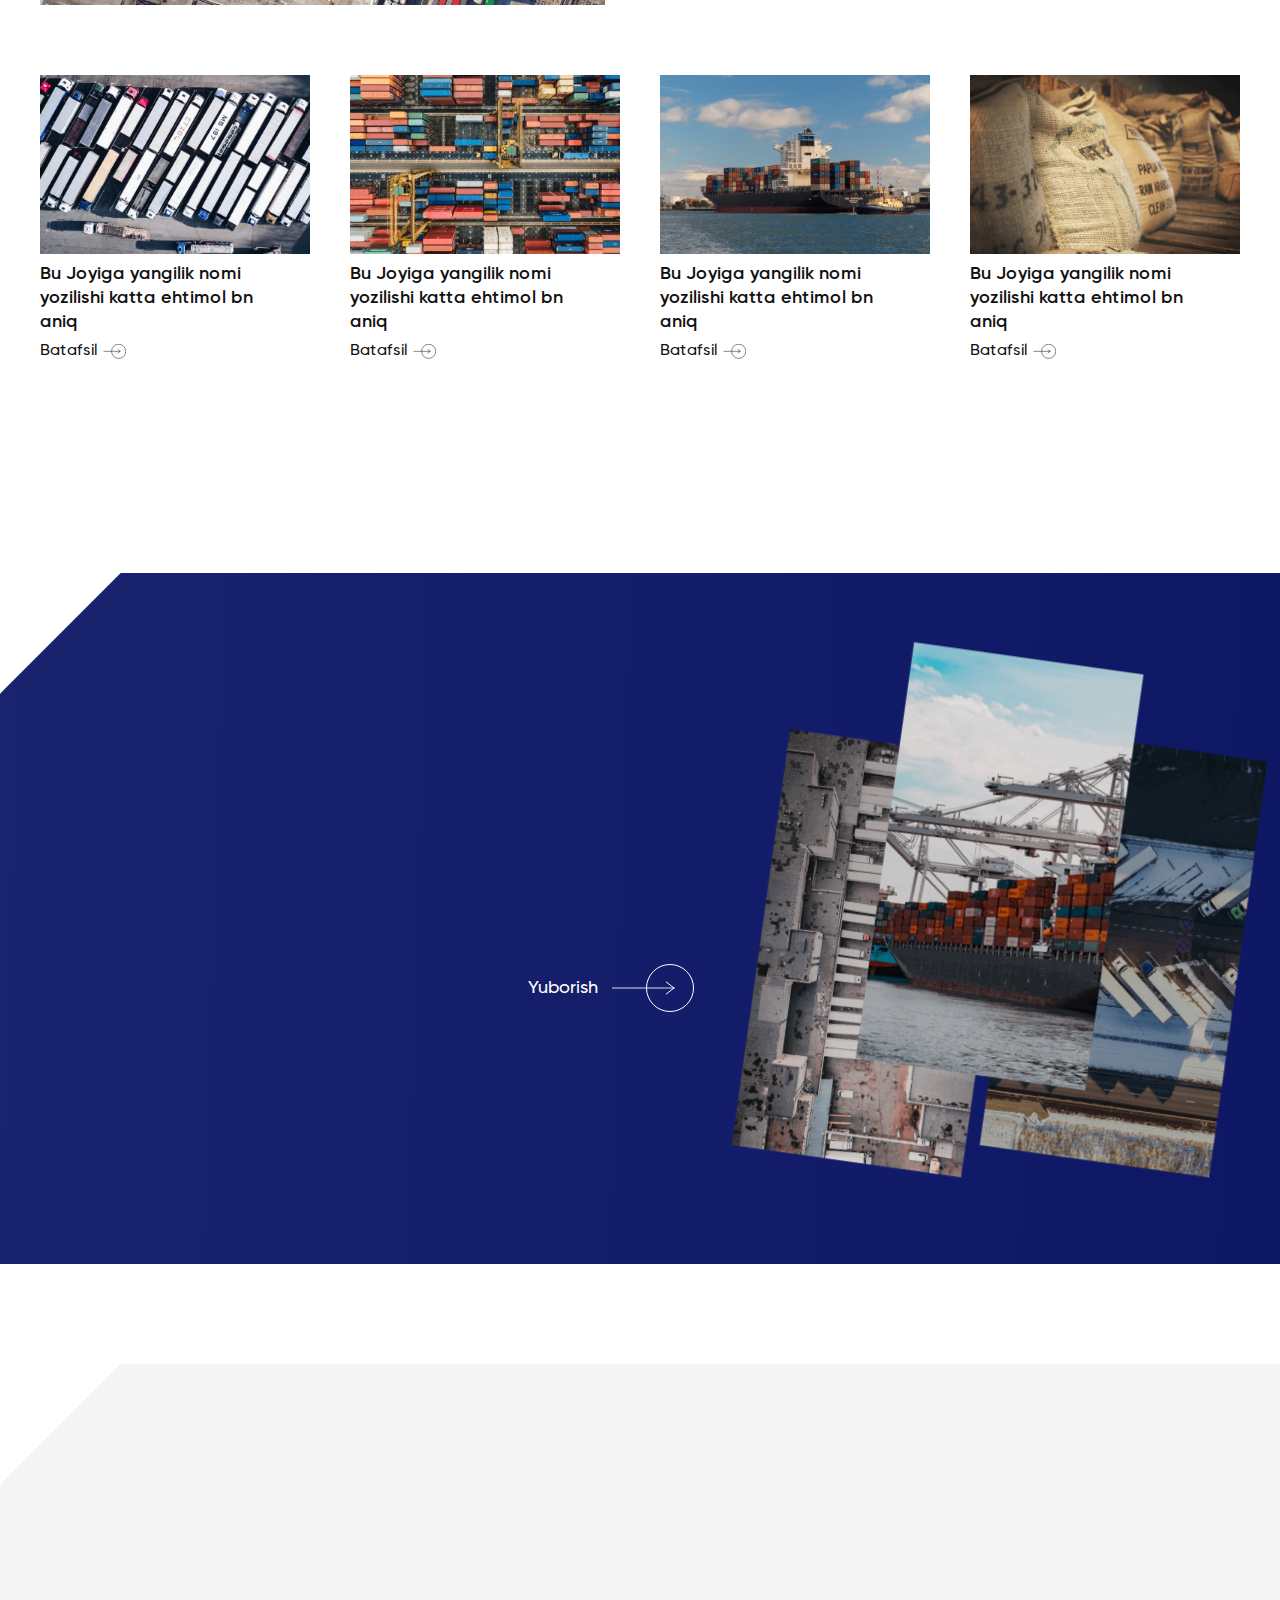
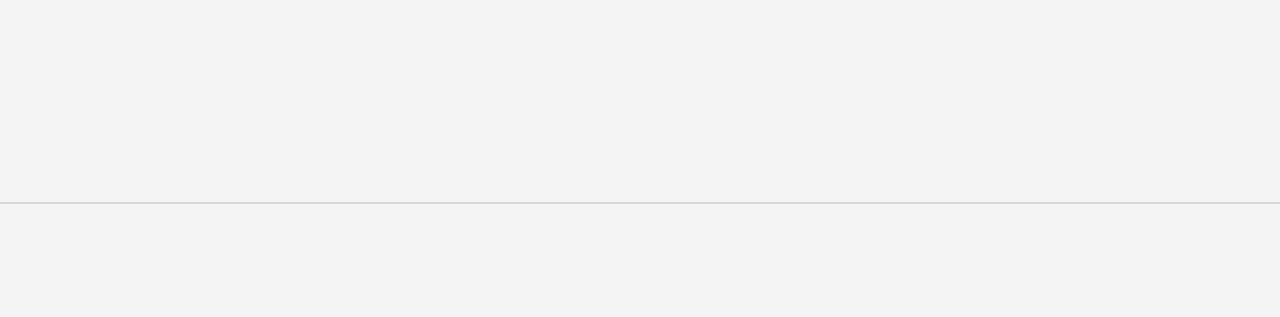
<file: news.html>
<!DOCTYPE html>
<html lang="en">
<head>
    <meta charset="UTF-8">
    <meta http-equiv="X-UA-Compatible" content="IE=edge" />
    <meta name="viewport" content="width=device-width, initial-scale=1.0" />
    <title>Chemion</title>
    
    <link rel="stylesheet" href="../assets/css/uikit.min.css" />
    <link rel="stylesheet" href="../assets/css/tailwind.css" />
    
    <link rel="stylesheet" href="../assets/sass/main.css">
    
</head>
<body>
    
    <div id="overlay" class="uk-position-fixed uk-width-1-1 uk-height-1-1 uk-position-top-left uk-flex uk-flex-center uk-flex-middle" style="background: #fff; z-index: 999;">
        <div>
            <img class="anim-circle w-[233px]" src="../assets/img/svg/logo.svg" alt="logo">
        </div>
    </div>
    
    <div uk-sticky="show-on-up: true; animation: uk-animation-slide-top; sel-target: .main-header; cls-active: uk-navbar-sticky bg-[#fff]; cls-inactive: uk-navbar-transparent z-[9]; top: 200;" class="navbar">
        <header id="mainHeader" class="header main-header absolute top-0 left-0 w-full z-10 border-b border-[#fff] border-opacity-[0.06]">
            
            <div class="uk-container uk-container-large">
                <nav class="uk-flex uk-flex-middle py-[30px] sm:py-[40px] 2xl:py-[60px]" uk-grid>
                    
                    <div class="uk-navbar-left">
                        <div class="uk-flex-middle" uk-grid>
                            <div>
                                <a href="index.html">
                                    <img class="uk-animation-fade w-[150px] sm:w-[175px]" src="../assets/img/svg/logo.svg" alt="Logo">
                                </a>
                            </div>
                        </div>
                    </div>
                    
                    <div class="uk-navbar-right">
                        <div>  
                            <div class="text-[#1d1d1b]">
                                <a href="javascript:void(0);" uk-toggle="target: #offcanvas-flip" class="text-[#1d1d1b] hover-link">
                                    <img class="w-[28px] h-[17px]" src="../assets/img/svg/menu.svg" alt="menu">                                          
                                </a>
                            </div>
                            
                            <div id="offcanvas-flip" uk-offcanvas="flip: true; overlay: true">
                                <div class="uk-offcanvas-bar uk-padding-remove">
                                    
                                    <div class="uk-position-relative h-full w-full uk-padding-remove-bottom" uk-scrollspy="target: .animBottom; cls: uk-animation-slide-top-small; delay: 100;">
                                        
                                        <div class="sm:p-[30px] xl:p-[40px]">
                                            <div class="uk-padding uk-position-relative">
                                                <ul class="uk-grid-small uk-child-width-1-1 space-y-[25px]">
                                                    <li class="flex justify-end">
                                                        <button class="uk-offcanvas-close" type="button" uk-close>
                                                            <div class="border border-[#CD1527] rounded-full group">
                                                                <img class="group-hover:rotate-[90deg] lg:rotate-[45deg] duration-200" src="../assets/img/svg/add.svg" alt="close">                                                                  
                                                            </div>                                     
                                                        </button>
                                                    </li>
                                                    <li>
                                                        <a href="about.html" class="text-[#000] hover-link-none nav-item active animBottom">Bosh sahifa</a>
                                                    </li>
                                                    <li>
                                                        <a href="about.html" class="text-[#000] hover-link-none nav-item animBottom">Biz haqimizda</a>
                                                    </li>
                                                    <li>
                                                        <a href="office.html" class="text-[#000] hover-link-none nav-item animBottom">Xalqaro savdo va xizmatlar</a>
                                                    </li>
                                                    <li>
                                                        <a href="services.html" class="text-[#000] hover-link-none nav-item animBottom">Xizmatlar</a>
                                                    </li>
                                                    <li>
                                                        <div class="flex items-center space-x-[20px] text-[#000]">
                                                            <a href="contact.html" class="nav-item-mini-link hover-link-none animBottom">Kontaktlar</a>
                                                            <a href="news.html" class="nav-item-mini-link hover-link-none animBottom">Yangiliklar</a>
                                                        </div>
                                                    </li>
                                                    <li>
                                                        <ul class="flex items-center space-x-[20px] nav-lang-links-wrapper pt-[30px]">
                                                            <li>
                                                                <a href="#" class="active animBottom hover-link-none">UZ</a>
                                                            </li>
                                                            <li>
                                                                <a href="#" class="animBottom hover-link-none">RU</a>
                                                            </li>
                                                            <li>
                                                                <a href="#" class="animBottom hover-link-none">EN</a>
                                                            </li>
                                                        </ul>
                                                    </li>
                                                </ul>
                                                <div class="uk-position-absolute right-[0px] bottom-[0px] nav-socials-wrapper">
                                                    <ul class="flex items-center uk-flex-column space-y-[14px] uk-padding">
                                                        <li class="animBottom">
                                                            <a href="#" class="w-[48px] h-[48px] flex items-center justify-center border border-[#1A236E] rounded-full group">
                                                                <img class="group-hover:scale-125 duration-200" src="../assets/img/svg/linkedin.svg" alt="linkin">                                                           
                                                            </a>
                                                        </li>
                                                        <li class="animBottom">
                                                            <a href="#" class="w-[48px] h-[48px] flex items-center justify-center border border-[#1A236E] rounded-full group">
                                                                <img class="group-hover:scale-125 duration-200" src="../assets/img/svg/facebook.svg" alt="facebook"> 
                                                            </a>
                                                        </li>
                                                        <li class="animBottom">
                                                            <a href="#" class="w-[48px] h-[48px] flex items-center justify-center border border-[#1A236E] rounded-full group">
                                                                <img class="group-hover:scale-125 duration-200" src="../assets/img/svg/telegram.svg" alt="telegram">                                                             
                                                            </a>
                                                        </li>
                                                    </ul>
                                                </div>
                                            </div>
                                        </div>
                                        
                                        <div class="nav-content-bottom p-[20px] md:p-[40px] border-[15px] border-[#1D2F45] mt-[100px] w-full animBottom">
                                            <div class="nav-content-bottom-wrapper uk-flex-middle justify-between" uk-grid>
                                                <div class="nav-content-bottom-context">
                                                    <h3 class="text-xl sm:text-[24px] 2xl:text-[28px] font-bold animBottom" style="color: #111; font-family: 'Gilroy';">
                                                        Biz bilan ishlash istagida bo’lsangiz biz bilan aloqaga chiqing.
                                                    </h3>
                                                    <div class="mt-[10px] animBottom">
                                                        <p class="text-opacity-[0.82] text-lg" style="color: #111;">
                                                            Bizdan sotib olgan mijozlarimiz har doim shunga ohshaga ashulalar eshitib yurishadi 2% chegirma doimiy mijozlarga.
                                                        </p>
                                                    </div>
                                                </div>
                                                <div class="w-[270px] flex uk-flex-right@m text-[#111] uk-animation-fade nav-content-contact-link">
                                                    <a href="#" class="text-lg 2xl:text-xl text-[#111] flex items-center hover-link-none group sm:mt-[20px] md:mt-[0]">
                                                        Aloqaga chiqish
                                                        <div class="group-hover:w-[15px] duration-500 w-[28px] ml-[14px] h-[2px] bg-[#CD1527] bg-opacity-[0.42]"></div>
                                                        <div class="absolute w-[52px] h-[52px] rounded-full border border-[#CD1527] flex items-center relative">
                                                            <div class="absolute left-[-15px] w-[28px] h-[2px] bg-[#CD1527] bg-opacity-[0.42] ml-[14px]" style="z-index: -1;"></div>
                                                            <div class="absolute left-[50%] translate-x-[-50%]">
                                                                <svg width="9" height="14" viewBox="0 0 9 14" fill="none" xmlns="http://www.w3.org/2000/svg">
                                                                    <path d="M0.638733 0.930176L8.47915 7.00018L0.638733 13.0702" stroke="#CD1527" stroke-miterlimit="10" stroke-linecap="round" stroke-linejoin="round"/>
                                                                </svg>                                                    
                                                            </div>
                                                        </div>
                                                    </a>
                                                </div>
                                            </div>
                                        </div>
                                        
                                    </div>
                                    
                                </div>
                            </div>
                        </div>
                    </div>
                    
                    
                </nav>
            </div>
            
        </header>
    </div>
    
    <section class="uk-section uk-padding-remove-vertical mt-[110px] sm:mt-[140px] xl:mt-[180px] relative uk-overflow-hidden about-main-section" uk-scrollspy="target: .animateBottom; cls: uk-animation-slide-bottom-medium;delay: 100; repeat: true">
        <div class="arrow-right rotate-[225deg] absolute left-[-20px] top-[-80px] uk-visible@l"></div>
        
        <div class="about-ractangle-img-wrapper absolute left-0 top-[-230px] lg:top-[-170px] uk-visible@m">
            <svg width="433" height="763" viewBox="0 0 433 763" fill="none" xmlns="http://www.w3.org/2000/svg">
                <rect opacity="0.02" x="-95" y="21" width="507" height="721" stroke="white" stroke-width="42"/>
            </svg>                
        </div>
        
        <div class="uk-grid-collapse" uk-grid>
            <div class="bg-[#0E1764] uk-padding uk-width-expand about-text-side-wrapper">
                <div class="left-1/2 top-1/2 absolute w-full -translate-y-1/2
                uk-container uk-container-large -translate-x-1/2">
                <div class="uk-flex-middle uk-container uk-container-large"  uk-grid>
                    
                    <div class="absolute about-ractagnel-bottom-img-wrapper uk-visible@s">
                        <svg width="649" height="" viewBox="0 0 549 312" fill="none" xmlns="http://www.w3.org/2000/svg">
                            <rect opacity="0.03" x="21" y="21" width="507" height="270" stroke="white" stroke-width="42"/>
                        </svg>                
                    </div>
                    
                    <div class="md:w-[400px] lg:w-[500px] about-main-content-wrapper">
                        <div class="uk-flex uk-flex-column">
                            <p class="text-[#fff] text-opacity-[0.42] font-500 animateBottom">Yangiliklar</p>
                            <h1 class="heading-four text-[#fff] mt-[40px] animateBottom">
                                So’ngi yangiliklarimizdan bohabar bo’ling
                            </h1>
                            <div class="mt-[12px]">
                                <p class="text-[#fff] font-400 text-opacity-[0.72] animateBottom">
                                    Ban elimi sana vadiim duramadim yine galdim bu da benim dardim san seeev diye yinemi sevayim Biznesini endigina boshlagan, boshqaruv va sotuv bilan muammo larga duch kelayotgan barcha yosh 
                                </p>
                            </div>
                            <div>
                                <div class="mt-[40px] text-[#fff] uk-display-inline-block">
                                    <div class="text-[#fff] uk-animation-fade">
                                        <a href="#formSection" class="text-lg font-500 2xl:text-xl text-[#fff] flex items-center hover-link-none group">
                                            <p class="mr-[14px] group-hover:translate-x-[15px] duration-500">Aloqaga chiqish</p>
                                            <div class="group-hover:translate-x-[26px] duration-500 w-[34px] h-[2px] bg-[#fff] bg-opacity-[0.42]"></div>
                                            <div class="absolute w-[48px] h-[48px] rounded-full border border-[#fff] flex items-center relative">
                                                <div class="absolute left-[-14px] w-[28px] h-[2px] bg-[#fff] bg-opacity-[0.42] ml-[14px]" style="z-index: -1;"></div>
                                                <div class="absolute left-[50%] translate-x-[-50%]">
                                                    <svg width="9" height="14" viewBox="0 0 9 14" fill="none" xmlns="http://www.w3.org/2000/svg">
                                                        <path d="M0.638733 0.930176L8.47915 7.00018L0.638733 13.0702" stroke="#fff" stroke-miterlimit="10" stroke-linecap="round" stroke-linejoin="round"/>
                                                    </svg>                                                    
                                                </div>
                                            </div>
                                        </a>
                                    </div>
                                </div>
                            </div>
                        </div>
                    </div>
                </div>
            </div>
        </div>
        
        <div class="pt-[70px] pb-[25px] w-[30%] xl:w-[37%] uk-visible@m">
            <div class="uk-container uk-container-large uk-position-relative ml-[-220px] about-main-img-wrapper">                        
                <div>
                    <img class="w-[627px] h-[608px] object-center" src="../assets/img/news/main-img.png" alt="main img">
                </div>
            </div>
        </div>
    </div>
</section>

<section class="uk-section uk-position-relative uk-overflow-hidden uk-overflow-hidden" uk-scrollspy="target: .animateBottom; cls: uk-animation-slide-bottom-medium;delay: 100; repeat: true">     
    <div  class="uk-container uk-container-large uk-margin-large-bottom uk-margin-large-top">
        <div class="uk-flex-middle" uk-grid>
            <div class="uk-width-1-2@l uk-width-3-4@m">
                <div class="uk-flex uk-flex-column">
                    <h2 class="heading-second text-[#111] animateBottom">
                        So’ngi yangiliklarimiz bilan tanishib chiqishingiz mumkin.
                    </h2>
                    <p class="mt-[12px] text-[#111] animateBottom">
                        Xalqaro miqiyosda kimyoviy xom-ashyolarni yetkazib berish bilan shug‘ullanuvchi rivojlanayotgan, o‘zgaruvchan bozorlarga moslashuvchan va doimiy o‘sishni o‘z oldiga maqsad qilib olgan jamoa ega kompaniya.
                    </p>
                </div>
            </div>
            
            <div id="newsSection" class="pt-[40px] md:pt-[70px] w-full" uk-scrollspy="target: .animBottom; cls: uk-animation-slide-bottom-medium;delay: 100;">
                <ul class="uk-margin news-big-images-wrapper">
                    <li id="news0" class="active">
                        <div class="uk-child-width-1-2@m uk-grid-large uk-grid-match" uk-grid>
                            <div>
                                <div class="uk-overflow-hidden">
                                    <img class="uk-width-1-1 lg:h-[405px] xl:h-[418px] 2xl:h-[490px] object-cover hover:scale-110 duration-300 cursor-pointer animFade" src="../assets/img/news/news-img-1.png" alt="news" loading="lazy">
                                </div>
                            </div>
                            <div>
                                <div class="flex flex-col mt-[16px] xl:w-[90%] lg:mt-[40px] 2xl:mt-[55px]">
                                    <h3 class="font-600 heading-third uk-width-3-4@l text-[#111] animBottom" style="line-height: 40px;">
                                        Bu Joyiga yangilik nomi yozilishi katta ehtimol bn aniq
                                    </h3>
                                    <p class="mt-[22px] text-[#111] text-opacity-[0.72] text-lg 2xl:text-xl font-500 animBottom">
                                        Ban elimi sana vadiim duramadim yine galdim bu da benim dardim san seeev diye yinemi sevayim Biznesini endigina boshlagan, boshqaruv va sotuv bilan muammo larga duch kelayotgan barcha yosh 
                                    </p>
                                    <p class="mt-[12px] text-[#111] text-opacity-[0.72] text-lg 2xl:text-xl font-500 animBottom">
                                        Ban elimi sana vadiim duramadim yine galdim bu da benim dardim san seeev diye yinemi sevayim
                                        Biznesini endigina boshlagan, boshqaruv va sotuv bilan
                                        muammo
                                    </p>
                                </div>
                            </div>
                        </div>
                    </li>
                    <li id="news1">
                        <div class="uk-child-width-1-2@m uk-grid-large uk-grid-match" uk-grid>
                            <div>
                                <div class="uk-overflow-hidden">
                                    <img class="uk-width-1-1 lg:h-[405px] xl:h-[418px] 2xl:h-[490px] object-cover hover:scale-110 duration-300 cursor-pointer animFade" src="../assets/img/news/news-img-2.png" alt="news" loading="lazy">
                                </div>
                            </div>
                            <div>
                                <div class="flex flex-col mt-[16px] xl:w-[90%] lg:mt-[40px] 2xl:mt-[55px]">
                                    <h3 class="font-600 heading-third uk-width-3-4@l text-[#111] animBottom" style="line-height: 40px;">
                                        Bu Joyiga yangilik nomi yozilishi katta ehtimol bn aniq
                                    </h3>
                                    <p class="mt-[22px] text-[#111] text-opacity-[0.72] text-lg 2xl:text-xl font-500 animBottom">
                                        Ban elimi sana vadiim duramadim yine galdim bu da benim dardim san seeev diye yinemi sevayim Biznesini endigina boshlagan, boshqaruv va sotuv bilan muammo larga duch kelayotgan barcha yosh 
                                    </p>
                                    <p class="mt-[12px] text-[#111] text-opacity-[0.72] text-lg 2xl:text-xl font-500 animBottom">
                                        Ban elimi sana vadiim duramadim yine galdim bu da benim dardim san seeev diye yinemi sevayim
                                        Biznesini endigina boshlagan, boshqaruv va sotuv bilan
                                        muammo
                                    </p>
                                </div>
                            </div>
                        </div>
                    </li>
                    <li id="news2">
                        <div class="uk-child-width-1-2@m uk-grid-large uk-grid-match" uk-grid>
                            <div>
                                <div class="uk-overflow-hidden">
                                    <img class="uk-width-1-1 lg:h-[405px] xl:h-[418px] 2xl:h-[490px] object-cover hover:scale-110 duration-300 cursor-pointer animFade" src="../assets/img/news/news-img-3.png" alt="news" loading="lazy">
                                </div>
                            </div>
                            <div>
                                <div class="flex flex-col mt-[16px] xl:w-[90%] lg:mt-[40px] 2xl:mt-[55px]">
                                    <h3 class="font-600 heading-third uk-width-3-4@l text-[#111] animBottom" style="line-height: 40px;">
                                        Bu Joyiga yangilik nomi yozilishi katta ehtimol bn aniq
                                    </h3>
                                    <p class="mt-[22px] text-[#111] text-opacity-[0.72] text-lg 2xl:text-xl font-500 animBottom">
                                        Ban elimi sana vadiim duramadim yine galdim bu da benim dardim san seeev diye yinemi sevayim Biznesini endigina boshlagan, boshqaruv va sotuv bilan muammo larga duch kelayotgan barcha yosh 
                                    </p>
                                    <p class="mt-[12px] text-[#111] text-opacity-[0.72] text-lg 2xl:text-xl font-500 animBottom">
                                        Ban elimi sana vadiim duramadim yine galdim bu da benim dardim san seeev diye yinemi sevayim
                                        Biznesini endigina boshlagan, boshqaruv va sotuv bilan
                                        muammo
                                    </p>
                                </div>
                            </div>
                        </div>
                    </li>
                    <li id="news3">
                        <div class="uk-child-width-1-2@m uk-grid-large uk-grid-match" uk-grid>
                            <div>
                                <div class="uk-overflow-hidden">
                                    <img class="uk-width-1-1 lg:h-[405px] xl:h-[418px] 2xl:h-[490px] object-cover hover:scale-110 duration-300 cursor-pointer animFade" src="../assets/img/news/news-img-4.png" alt="news" loading="lazy">
                                </div>
                            </div>
                            <div>
                                <div class="flex flex-col mt-[16px] xl:w-[90%] lg:mt-[40px] 2xl:mt-[55px]">
                                    <h3 class="font-600 heading-third uk-width-3-4@l text-[#111] animBottom" style="line-height: 40px;">
                                        Bu Joyiga yangilik nomi yozilishi katta ehtimol bn aniq
                                    </h3>
                                    <p class="mt-[22px] text-[#111] text-opacity-[0.72] text-lg 2xl:text-xl font-500 animBottom">
                                        Ban elimi sana vadiim duramadim yine galdim bu da benim dardim san seeev diye yinemi sevayim Biznesini endigina boshlagan, boshqaruv va sotuv bilan muammo larga duch kelayotgan barcha yosh 
                                    </p>
                                    <p class="mt-[12px] text-[#111] text-opacity-[0.72] text-lg 2xl:text-xl font-500 animBottom">
                                        Ban elimi sana vadiim duramadim yine galdim bu da benim dardim san seeev diye yinemi sevayim
                                        Biznesini endigina boshlagan, boshqaruv va sotuv bilan
                                        muammo
                                    </p>
                                </div>
                            </div>
                        </div>
                    </li>
                    <li id="news4">
                        <div class="uk-child-width-1-2@m uk-grid-large uk-grid-match" uk-grid>
                            <div>
                                <div class="uk-overflow-hidden">
                                    <img class="uk-width-1-1 lg:h-[405px] xl:h-[418px] 2xl:h-[490px] object-cover hover:scale-110 duration-300 cursor-pointer animFade" src="../assets/img/news/news-img-5.png" alt="news" loading="lazy">
                                </div>
                            </div>
                            <div>
                                <div class="flex flex-col mt-[16px] xl:w-[90%] lg:mt-[40px] 2xl:mt-[55px]">
                                    <h3 class="font-600 heading-third uk-width-3-4@l text-[#111] animBottom" style="line-height: 40px;">
                                        Bu Joyiga yangilik nomi yozilishi katta ehtimol bn aniq
                                    </h3>
                                    <p class="mt-[22px] text-[#111] text-opacity-[0.72] text-lg 2xl:text-xl font-500 animBottom">
                                        Ban elimi sana vadiim duramadim yine galdim bu da benim dardim san seeev diye yinemi sevayim Biznesini endigina boshlagan, boshqaruv va sotuv bilan muammo larga duch kelayotgan barcha yosh 
                                    </p>
                                    <p class="mt-[12px] text-[#111] text-opacity-[0.72] text-lg 2xl:text-xl font-500 animBottom">
                                        Ban elimi sana vadiim duramadim yine galdim bu da benim dardim san seeev diye yinemi sevayim
                                        Biznesini endigina boshlagan, boshqaruv va sotuv bilan
                                        muammo
                                    </p>
                                </div>
                            </div>
                        </div>
                    </li>
                </ul>
                
                <div class="uk-child-width-1-4@l uk-child-width-1-2@s uk-margin-large-top uk-grid-match news-imaes-small-wrapper" uk-grid>
                    <li>
                        <div>
                            <div>
                                <div class="uk-overflow-hidden">
                                    <img class="uk-width-1-1 object-cover h-[173px] xl:h-[179px] 2xl:h-[212px] hover:scale-110 duration-300 cursor-pointer animFade" src="../assets/img/news/news-img-2.png" alt="news" loading="lazy">
                                </div>
                            </div>
                            <div class="flex flex-col lg:w-[90%] mt-[8px]">
                                <h4 class="text-lg font-600 text-[#111]" style="line-height: 24px; font-family: 'Gilroy';">
                                    Bu Joyiga yangilik nomi yozilishi katta ehtimol bn aniq
                                </h4>
                                <div>
                                    <div class="text-[#111111cd] uk-display-inline-block mt-[5px]">
                                        <a data-target="news1" href="#newsSection" class="news-small-images-href text-[#111] hover-link-none flex items-center font-500 duration-200">
                                            Batafsil
                                            <svg class="ml-[6px]" width="23" height="15" viewBox="0 0 23 15" fill="none" xmlns="http://www.w3.org/2000/svg">
                                                <circle cx="15.6663" cy="7.33333" r="7.08333" stroke="#111111" stroke-width="0.5"/>
                                                <path d="M15.001 5.62109L17.2124 7.33315L15.001 9.0452" stroke="#111111" stroke-width="0.5" stroke-miterlimit="10" stroke-linecap="round" stroke-linejoin="round"/>
                                                <path d="M1 7.33398L17.0769 7.33399" stroke="#111111" stroke-width="0.5" stroke-miterlimit="10" stroke-linecap="round" stroke-linejoin="round"/>
                                            </svg>
                                        </a>
                                    </div>
                                </div>
                            </div>
                        </div>
                    </li>
                    <li>
                        <div>
                            <div>
                                <div class="uk-overflow-hidden">
                                    <img class="uk-width-1-1 object-cover h-[173px] xl:h-[179px] 2xl:h-[212px] hover:scale-110 duration-300 cursor-pointer animFade" src="../assets/img/news/news-img-3.png" alt="news" loading="lazy">
                                </div>
                            </div>
                            <div class="flex flex-col lg:w-[90%] mt-[8px]">
                                <h4 class="text-lg font-600 text-[#111]" style="line-height: 24px; font-family: 'Gilroy';">
                                    Bu Joyiga yangilik nomi yozilishi katta ehtimol bn aniq
                                </h4>
                                <div>
                                    <div class="text-[#111111cd] uk-display-inline-block mt-[5px]">
                                        <a data-target="news2" href="#newsSection" class="news-small-images-href text-[#111] hover-link-none flex items-center font-500 duration-200">
                                            Batafsil
                                            <svg class="ml-[6px]" width="23" height="15" viewBox="0 0 23 15" fill="none" xmlns="http://www.w3.org/2000/svg">
                                                <circle cx="15.6663" cy="7.33333" r="7.08333" stroke="#111111" stroke-width="0.5"/>
                                                <path d="M15.001 5.62109L17.2124 7.33315L15.001 9.0452" stroke="#111111" stroke-width="0.5" stroke-miterlimit="10" stroke-linecap="round" stroke-linejoin="round"/>
                                                <path d="M1 7.33398L17.0769 7.33399" stroke="#111111" stroke-width="0.5" stroke-miterlimit="10" stroke-linecap="round" stroke-linejoin="round"/>
                                            </svg>
                                        </a>
                                    </div>
                                </div>
                            </div>
                        </div>
                    </li>
                    <li>
                        <div>
                            <div>
                                <div class="uk-overflow-hidden">
                                    <img class="uk-width-1-1 object-cover h-[173px] xl:h-[179px] 2xl:h-[212px] hover:scale-110 duration-300 cursor-pointer animFade" src="../assets/img/news/news-img-4.png" alt="news" loading="lazy">
                                </div>
                            </div>
                            <div class="flex flex-col lg:w-[90%] mt-[8px]">
                                <h4 class="text-lg font-600 text-[#111]" style="line-height: 24px; font-family: 'Gilroy';">
                                    Bu Joyiga yangilik nomi yozilishi katta ehtimol bn aniq
                                </h4>
                                <div>
                                    <div class="text-[#111111cd] uk-display-inline-block mt-[5px]">
                                        <a data-target="news3" href="#newsSection" class="news-small-images-href text-[#111] hover-link-none flex items-center font-500 duration-200">
                                            Batafsil
                                            <svg class="ml-[6px]" width="23" height="15" viewBox="0 0 23 15" fill="none" xmlns="http://www.w3.org/2000/svg">
                                                <circle cx="15.6663" cy="7.33333" r="7.08333" stroke="#111111" stroke-width="0.5"/>
                                                <path d="M15.001 5.62109L17.2124 7.33315L15.001 9.0452" stroke="#111111" stroke-width="0.5" stroke-miterlimit="10" stroke-linecap="round" stroke-linejoin="round"/>
                                                <path d="M1 7.33398L17.0769 7.33399" stroke="#111111" stroke-width="0.5" stroke-miterlimit="10" stroke-linecap="round" stroke-linejoin="round"/>
                                            </svg>
                                        </a>
                                    </div>
                                </div>
                            </div>
                        </div>
                    </li>
                    <li>
                        <div>
                            <div>
                                <div class="uk-overflow-hidden">
                                    <img class="uk-width-1-1 object-cover h-[173px] xl:h-[179px] 2xl:h-[212px] hover:scale-110 duration-300 cursor-pointer animFade" src="../assets/img/news/news-img-5.png" alt="news" loading="lazy">
                                </div>
                            </div>
                            <div class="flex flex-col lg:w-[90%] mt-[8px]">
                                <h4 class="text-lg font-600 text-[#111]" style="line-height: 24px; font-family: 'Gilroy';">
                                    Bu Joyiga yangilik nomi yozilishi katta ehtimol bn aniq
                                </h4>
                                <div>
                                    <div class="text-[#111111cd] uk-display-inline-block mt-[5px]">
                                        <a data-target="news4" href="#newsSection" class="news-small-images-href text-[#111] hover-link-none flex items-center font-500 duration-200">
                                            Batafsil
                                            <svg class="ml-[6px]" width="23" height="15" viewBox="0 0 23 15" fill="none" xmlns="http://www.w3.org/2000/svg">
                                                <circle cx="15.6663" cy="7.33333" r="7.08333" stroke="#111111" stroke-width="0.5"/>
                                                <path d="M15.001 5.62109L17.2124 7.33315L15.001 9.0452" stroke="#111111" stroke-width="0.5" stroke-miterlimit="10" stroke-linecap="round" stroke-linejoin="round"/>
                                                <path d="M1 7.33398L17.0769 7.33399" stroke="#111111" stroke-width="0.5" stroke-miterlimit="10" stroke-linecap="round" stroke-linejoin="round"/>
                                            </svg>
                                        </a>
                                    </div>
                                </div>
                            </div>
                        </div>
                    </li>
                </div>                
            </div>
            
            <div class="uk-margin-large-top">
                
            </div>
            
        </div>
    </div>
    
</section>


<section id="formSection" class="uk-section uk-position-relative uk-overflow-hidden uk-position-relative digitals-section-wrapper uk-padding-remove-vertical" uk-scrollspy="target: .animateBottom; cls: uk-animation-slide-bottom-medium;delay: 100">
    <div class="uk-container uk-container-large py-[30px] 2xl:py-[70px]">
        <div class="uk-flex-middle uk-flex-between uk-padding-large uk-padding-remove-horizontal" uk-grid>
            <div class="uk-width-expand@l uk-width-1-1@m">
                <form action="#" class="uk-child-width-1-1 uk-grid-medium" uk-grid>
                    <div class="uk-width-3-4@m uk-width-1-1@l">
                        <h2 class="heading-second text-[#fff] animateBottom">Biznesingizda xomashyo boyicha muammoingiz bo’lsa bizga murojat qilishingiz mumkin.</h2>
                        <p class="lg:w-[74%] text-[#fff] text-opacity-[0.72] mt-[12px] animateBottom">
                            Xalqaro miqiyosda kimyoviy xom-ashyolarni yetkazib berish bilan shug‘ullanuvchi rivojlanayotgan, o‘zgaruvchan bozorlarga moslashuvchan va doimiy 
                        </p>
                    </div>
                    <div class="uk-width-3-4@s uk-width-auto@m">
                        <div class="flex justify-space-between uk-grid-small mt-[6px]" uk-grid>
                            <div class="uk-width-expand@m animateBottom">
                                <div>
                                    <input class="form-input border focus:outline-none w-full rounded-[4px] h-[52px] px-[24px] bg-transparent text-[#fff]" type="text" placeholder="Muhammad Aziz">
                                </div>
                            </div>
                            <div class="uk-width-expand@m animateBottom">
                                <div class="lg:ml-[7px] mt-[6px] md:mt-[0]">
                                    <input class="form-input border focus:outline-none w-full rounded-[4px] h-[52px] px-[24px] bg-transparent text-[#fff]" type="text" placeholder="+9989X XXX XX XX"></input>
                                </div>
                            </div>
                            <div class="text-[#fff] ml-[20px] 2xl:ml-0 uk-animation-fade form-send-link">
                                <a href="#" class="text-lg font-500 2xl:text-xl text-[#fff] flex items-center hover-link-none group">
                                    <p class="mr-[14px] group-hover:translate-x-[15px] duration-500">Yuborish</p>
                                    <div class="group-hover:translate-x-[26px] duration-500 w-[34px] h-[2px] bg-[#fff] bg-opacity-[0.42]"></div>
                                    <div class="absolute w-[48px] h-[48px] rounded-full border border-[#fff] flex items-center relative">
                                        <div class="absolute left-[-14px] w-[28px] h-[2px] bg-[#fff] bg-opacity-[0.42] ml-[14px]" style="z-index: -1;"></div>
                                        <div class="absolute left-[50%] translate-x-[-50%]">
                                            <svg width="9" height="14" viewBox="0 0 9 14" fill="none" xmlns="http://www.w3.org/2000/svg">
                                                <path d="M0.638733 0.930176L8.47915 7.00018L0.638733 13.0702" stroke="#fff" stroke-miterlimit="10" stroke-linecap="round" stroke-linejoin="round"/>
                                            </svg>                                                    
                                        </div>
                                    </div>
                                </a>
                            </div>
                        </div>
                    </div>
                    <div>
                        <div class="flex md:items-end flex-col md:flex-row mt-[30px]">
                            <div class="text-[#fff] animateBottom">
                                <a href="#" class="heading-second text-[#fff] border-b border-[#fff] border-opacity-[0.42] py-[7px] hover-link-none hover:text-[#ffffffbb] duration-300">+998 97 404 40 04</a>
                            </div>
                            <div class="text-[#fff] animateBottom">
                                <div class="md:ml-[70px] md:mb-[5px] mt-[25px]">
                                    <a href="#" class="border-b border-[#fff] border-opacity-[0.42] py-[7px] text-[#fff] hover-link-none text-xl hover:text-[#ffffffbb] duration-300">
                                        chemion@gmail.com
                                    </a>
                                </div>
                            </div>
                        </div>
                    </div>
                </form>
            </div>
            
            <div class="xl:w-[44%] flex justify-end form-img-wrapper mt-[70px]">
                <div class="uk-grid-small uk-position-relative" uk-grid>
                    <div>
                        <img class="w-[233px] h-[421px] object-cover rotate-[8deg] form-img-1" src="../assets/img/main/matterial-img-2.png" alt="matterial">
                    </div>
                    <div>
                        <img class="w-[233px] h-[421px] object-cover rotate-[8deg] form-img-2" src="../assets/img/main/matterial-img-3.png" alt="matterial">
                    </div>
                    <div class="absolute top-[-87px] left-[50%] translate-x-[-50%]">
                        <img class="w-[233px] h-[421px] object-cover rotate-[8deg] form-img-3" src="../assets/img/main/matterial-img-1.png" alt="matterial">
                    </div>
                </div>
            </div>
        </div>
    </div>
    <div class="arrow-right rotate-[225deg] absolute left-[-20px] top-[-80px] uk-visible@l"></div>
</section>

<footer class="uk-section sm:mt-[100px] uk-position-relative uk-overflow-hidden uk-position-relative bg-[#f4f4f4] uk-padding-remove-vertical" uk-scrollspy="target: .animateBottom; cls: uk-animation-slide-bottom-small;delay: 100">
    
    <div class="absolute footer-ractangle-img-wrapper uk-visible@l animateBottom">
        <svg width="479" height="296" viewBox="0 0 479 296" fill="none" xmlns="http://www.w3.org/2000/svg">
            <rect opacity="0.04" x="21" y="21" width="479" height="254" stroke="#111111" stroke-width="42"/>
        </svg>                
    </div>
    
    <div class="uk-container uk-container-large uk-padding-large sm:pt-[100px]">
        <ul class="uk-flex-between uk-text-center uk-text-left@s pt-[30px] sm:pt-[0]" uk-grid>
            <li class="uk-width-1-3@l uk-width-1-2@s">
                <div>
                    <div class="uk-display-inline-block animateBottom">
                        <a href="index.html">
                            <img class="w-[179px]" src="../assets/img/svg/logo.svg" alt="logo">
                        </a>
                    </div>
                    <div class="mt-[45px]">
                        <div>
                            <h6 class="text-[#8796E9] text-lg font-600 animateBottom" style="font-family: 'Gilroy';">Biz qanday muammolarni yechamiz</h6>
                        </div>
                        <p class="text-lg text-opacity-[0.82] mt-[6px] animateBottom">
                            Ishlab chiqaruvchiga kerak bo’ladiga plomer homashiyolarni kerakli joyga o’z vaqtida sifati buzilamagan holda yetqazib berish bizning eng asosiy yechadigan.
                        </p>
                    </div>
                </div>
            </li>
            <li class="uk-width-1-6@l uk-width-1-5@m uk-width-1-3@s">
                <ul class="flex flex-col space-y-[12px]">
                    <li>
                        <h5 class="text-lg font-500 text-[#111] text-opacity-[0.42] animateBottom" style="font-family: 'Gilroy';">Web sayt</h5>
                    </li>
                    <li class="text-[#111] animateBottom">
                        <a class="text-[#111] font-500 hover-link-none text-lg md:text-xl 2xl:text-[22px] line-animation" href="index.html">Bosh sahifa</a>
                    </li>
                    <li class="text-[#111] animateBottom">
                        <a class="text-[#111] font-500 hover-link-none text-lg md:text-xl 2xl:text-[22px] line-animation" href="about.html">Biz haqimizda</a>
                    </li>
                    <li class="text-[#111] animateBottom">
                        <a class="text-[#111] font-500 hover-link-none text-lg md:text-xl 2xl:text-[22px] line-animation" href="services.html">Xizmatlar</a>
                    </li>
                    <li class="text-[#111] animateBottom">
                        <a class="text-[#111] font-500 hover-link-none text-lg md:text-xl 2xl:text-[22px] line-animation" href="office.html">Xalqaro savdo</a>
                    </li>
                    <li class="text-[#111] animateBottom">
                        <a class="text-[#111] font-500 hover-link-none text-lg md:text-xl 2xl:text-[22px] line-animation" href="news.html">Yangiliklar</a>
                    </li>
                    <li class="text-[#111] animateBottom">
                        <a class="text-[#111] font-500 hover-link-none text-lg md:text-xl 2xl:text-[22px] line-animation" href="contact.html">Kontaktlar</a>
                    </li>
                </ul>
            </li>
            <li class="uk-width-1-6@m uk-width-1-4@s">
                <ul class="flex flex-col space-y-[12px]">
                    <li>
                        <h5 class="text-lg font-500 text-[#111] text-opacity-[0.42] animateBottom" style="font-family: 'Gilroy';">Social media</h5>
                    </li>
                    <li class="text-[#111] animateBottom">
                        <a class="text-[#111] font-500 hover-link-none text-lg md:text-xl 2xl:text-[22px] line-animation" href="#">Telegram</a>
                    </li>
                    <li class="text-[#111] animateBottom">
                        <a class="text-[#111] font-500 hover-link-none text-lg md:text-xl 2xl:text-[22px] line-animation" href="#">Facebook</a>
                    </li>
                    <li class="text-[#111] animateBottom">
                        <a class="text-[#111] font-500 hover-link-none text-lg md:text-xl 2xl:text-[22px] line-animation" href="#">LinkedIn</a>
                    </li>
                </ul>
            </li>
            <li class="uk-width-1-4@l uk-width-1-2@s">
                <ul class="flex flex-col space-y-[20px]">
                    <li>
                        <h5 class="text-lg font-500 text-[#111] text-opacity-[0.42] animateBottom" style="font-family: 'Gilroy';">Kontaktlar</h5>
                    </li>
                    <li class="text-[#111111bb] animateBottom">
                        <a class="text-[#111] font-500 duration-200 hover-link-none text-lg md:text-xl 2xl:text-[22px]" href="#">Bu erga kompaniyaning manzili
                            yoziladi</a>
                        </li>
                        <li class="text-[#111111bb] animateBottom">
                            <a class="text-[#111] font-500 duration-200 hover-link-none text-lg md:text-xl 2xl:text-[22px]" href="tel:+998974044004">+998 97 404 40 04</a>
                        </li>
                        <li class="text-[#111111bb] animateBottom">
                            <a class="text-[#111] font-500 duration-200 hover-link-none text-lg md:text-xl 2xl:text-[22px]" href="mailto:chemion@gmail.com">chemion@gmail.com</a>
                        </li>
                    </ul>
                </li>
            </ul>
        </div>
        <div class="border-t-2 border-[#111] border-opacity-[0.12]" uk-scrollspy="cls: uk-animation-fade; target: .animFade; delay: 100;">
            <div class="uk-container uk-container-large">
                <ul class="uk-flex-middle uk-flex-between@s uk-text-center uk-text-left@s uk-padding uk-padding-remove-horizontal uk-child-width-1-1 uk-child-width-auto@s" uk-grid>
                    <li>
                        <p class="text-base 2xl:text-lg text-[#111] text-opacity-[0.72] animFade">
                            © Chemion Barcha huqular himoyalangan
                        </p>
                    </li>
                    <li>
                        <div class="uk-display-inline-block animFade">
                            <a href="https://mount.uz">
                                <img class="w-[100px] object-cover" src="../assets/img/svg/mount-logo.svg" alt="Mountain">
                            </a>
                        </div>
                    </li>
                </ul>
            </div>
        </div>
        <div class="arrow-right rotate-[225deg] absolute left-[-20px] top-[-80px] uk-visible@l"></div>
    </footer>
    
    <script src="../assets/js/uikit.min.js"></script>
    
    <script src="../assets/js/main.js"></script>
    
</body>
</html>
</file>
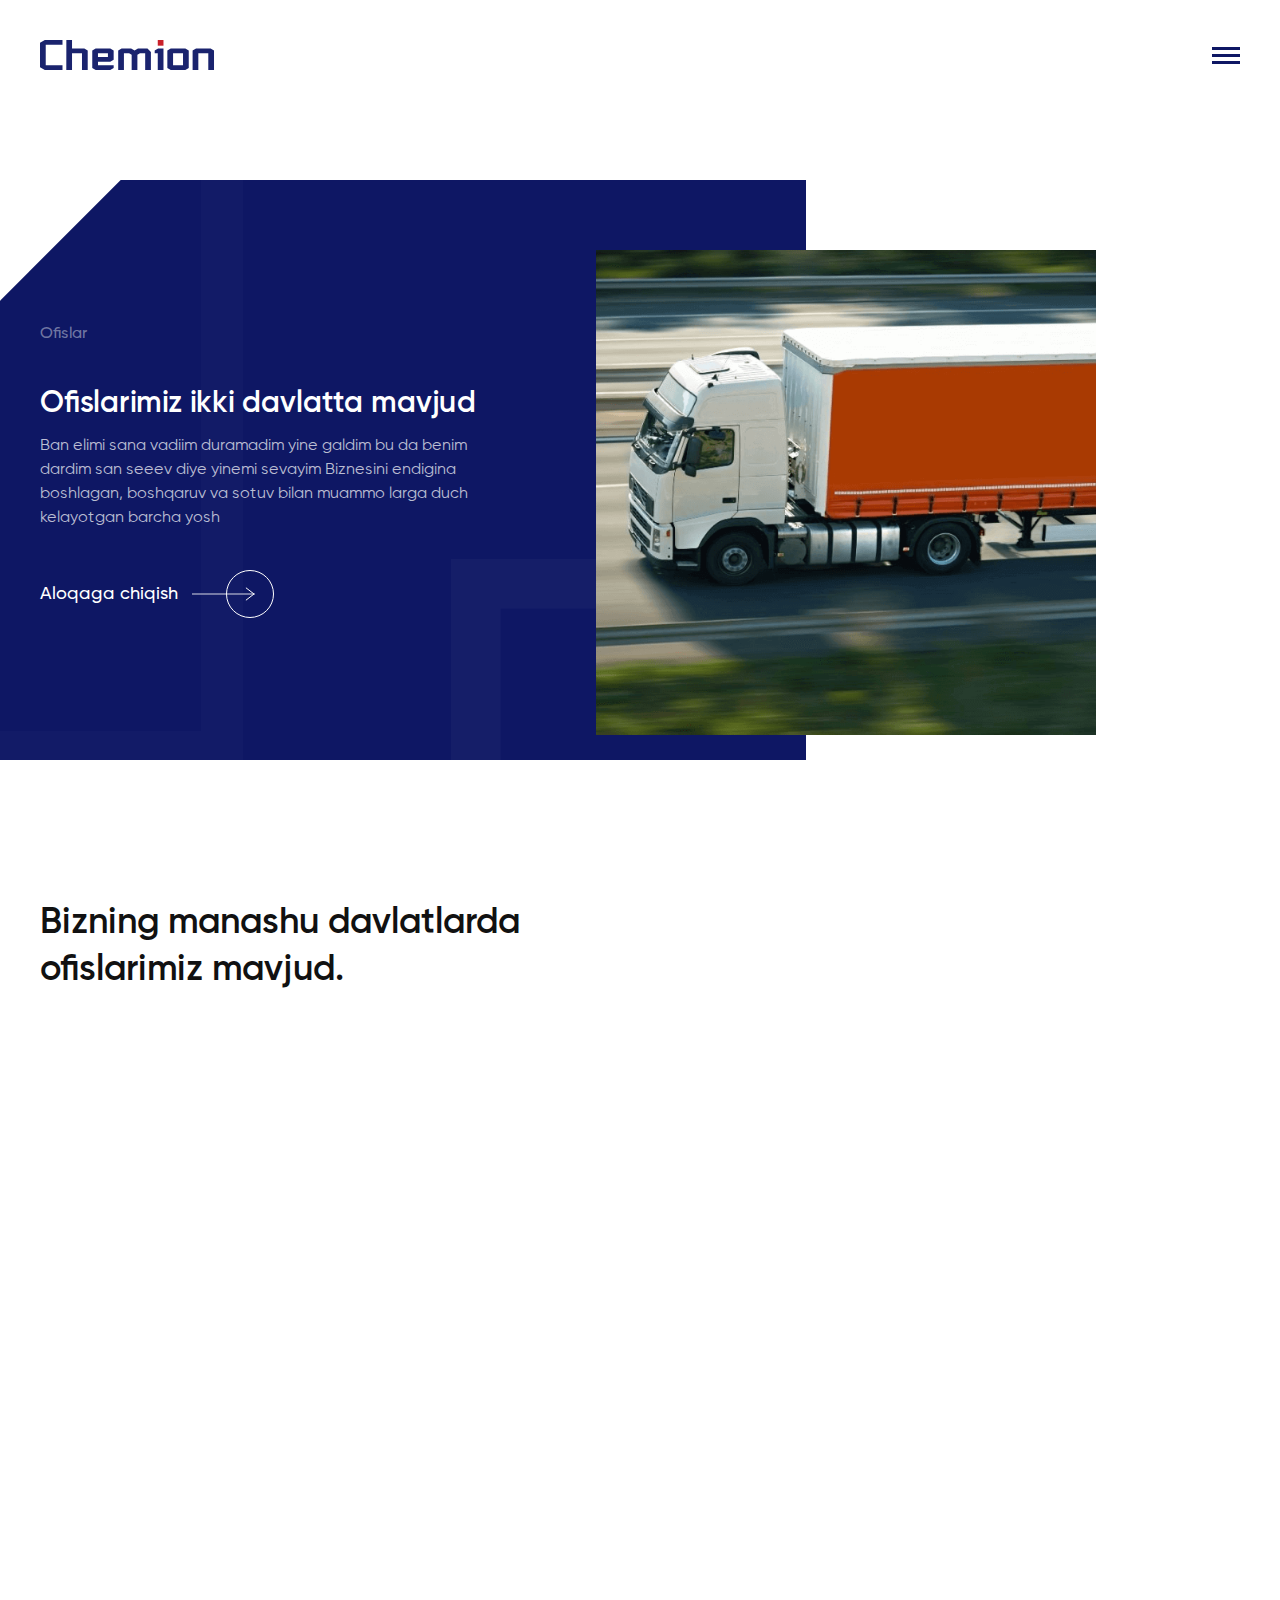
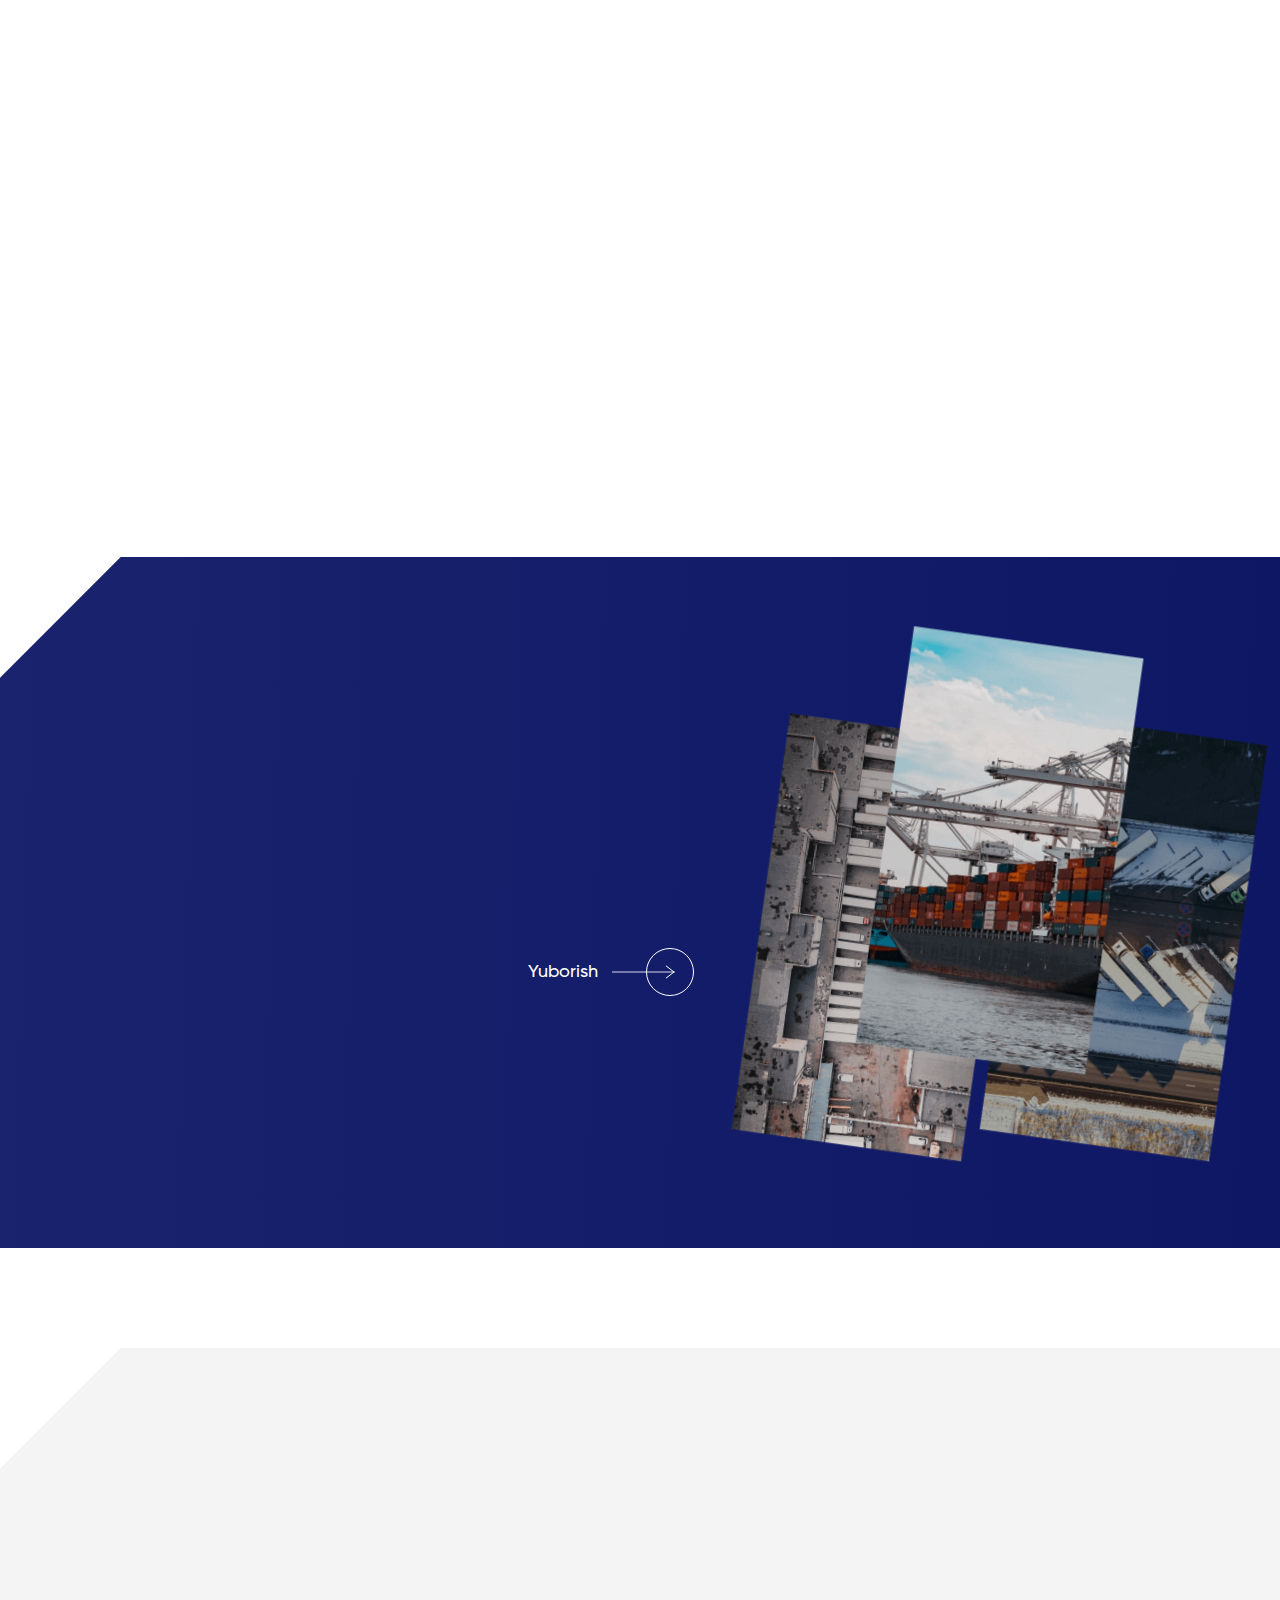
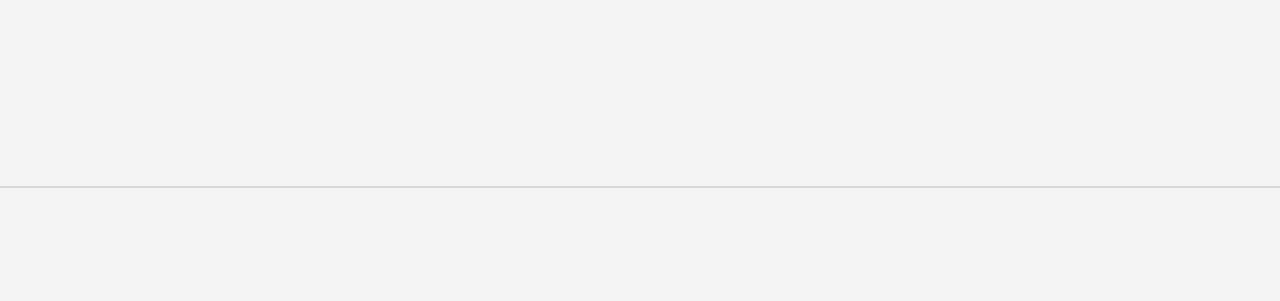
<file: office.html>
<!DOCTYPE html>
<html lang="en">
<head>
    <meta charset="UTF-8">
    <meta http-equiv="X-UA-Compatible" content="IE=edge" />
    <meta name="viewport" content="width=device-width, initial-scale=1.0" />
    <title>Chemion</title>
    
    <link rel="stylesheet" href="../assets/css/uikit.min.css" />
    <link rel="stylesheet" href="../assets/css/tailwind.css" />
    
    <link rel="stylesheet" href="../assets/sass/main.css">
    
</head>
<body>
    
    <div id="overlay" class="uk-position-fixed uk-width-1-1 uk-height-1-1 uk-position-top-left uk-flex uk-flex-center uk-flex-middle" style="background: #fff; z-index: 999;">
        <div>
            <img class="anim-circle w-[233px]" src="../assets/img/svg/logo.svg" alt="logo">
        </div>
    </div>
    
    <div uk-sticky="show-on-up: true; animation: uk-animation-slide-top; sel-target: .main-header; cls-active: uk-navbar-sticky bg-[#fff]; cls-inactive: uk-navbar-transparent z-[9]; top: 200;" class="navbar">
        <header id="mainHeader" class="header main-header absolute top-0 left-0 w-full z-10 border-b border-[#fff] border-opacity-[0.06]">
            
            <div class="uk-container uk-container-large">
                <nav class="uk-flex uk-flex-middle py-[30px] sm:py-[40px] 2xl:py-[60px]" uk-grid>
                    
                    <div class="uk-navbar-left">
                        <div class="uk-flex-middle" uk-grid>
                            <div>
                                <a href="index.html">
                                    <img class="uk-animation-fade w-[150px] sm:w-[175px]" src="../assets/img/svg/logo.svg" alt="Logo">
                                </a>
                            </div>
                        </div>
                    </div>
                    
                    <div class="uk-navbar-right">
                        <div>  
                            <div class="text-[#1d1d1b]">
                                <a href="javascript:void(0);" uk-toggle="target: #offcanvas-flip" class="text-[#1d1d1b] hover-link">
                                    <img class="w-[28px] h-[17px]" src="../assets/img/svg/menu.svg" alt="menu">                                          
                                </a>
                            </div>
                            
                            <div id="offcanvas-flip" uk-offcanvas="flip: true; overlay: true">
                                <div class="uk-offcanvas-bar uk-padding-remove">
                                    
                                    <div class="uk-position-relative h-full w-full uk-padding-remove-bottom" uk-scrollspy="target: .animBottom; cls: uk-animation-slide-top-small; delay: 100;">
                                        
                                        <div class="sm:p-[30px] xl:p-[40px]">
                                            <div class="uk-padding uk-position-relative">
                                                <ul class="uk-grid-small uk-child-width-1-1 space-y-[25px]">
                                                    <li class="flex justify-end">
                                                        <button class="uk-offcanvas-close" type="button" uk-close>
                                                            <div class="border border-[#CD1527] rounded-full group">
                                                                <img class="group-hover:rotate-[90deg] lg:rotate-[45deg] duration-200" src="../assets/img/svg/add.svg" alt="close">                                                                  
                                                            </div>                                     
                                                        </button>
                                                    </li>
                                                    <li>
                                                        <a href="about.html" class="text-[#000] hover-link-none nav-item active animBottom">Bosh sahifa</a>
                                                    </li>
                                                    <li>
                                                        <a href="about.html" class="text-[#000] hover-link-none nav-item animBottom">Biz haqimizda</a>
                                                    </li>
                                                    <li>
                                                        <a href="office.html" class="text-[#000] hover-link-none nav-item animBottom">Xalqaro savdo va xizmatlar</a>
                                                    </li>
                                                    <li>
                                                        <a href="services.html" class="text-[#000] hover-link-none nav-item animBottom">Xizmatlar</a>
                                                    </li>
                                                    <li>
                                                        <div class="flex items-center space-x-[20px] text-[#000]">
                                                            <a href="contact.html" class="nav-item-mini-link hover-link-none animBottom">Kontaktlar</a>
                                                            <a href="news.html" class="nav-item-mini-link hover-link-none animBottom">Yangiliklar</a>
                                                        </div>
                                                    </li>
                                                    <li>
                                                        <ul class="flex items-center space-x-[20px] nav-lang-links-wrapper pt-[30px]">
                                                            <li>
                                                                <a href="#" class="active animBottom hover-link-none">UZ</a>
                                                            </li>
                                                            <li>
                                                                <a href="#" class="animBottom hover-link-none">RU</a>
                                                            </li>
                                                            <li>
                                                                <a href="#" class="animBottom hover-link-none">EN</a>
                                                            </li>
                                                        </ul>
                                                    </li>
                                                </ul>
                                                <div class="uk-position-absolute right-[0px] bottom-[0px] nav-socials-wrapper">
                                                    <ul class="flex items-center uk-flex-column space-y-[14px] uk-padding">
                                                        <li class="animBottom">
                                                            <a href="#" class="w-[48px] h-[48px] flex items-center justify-center border border-[#1A236E] rounded-full group">
                                                                <img class="group-hover:scale-125 duration-200" src="../assets/img/svg/linkedin.svg" alt="linkin">                                                           
                                                            </a>
                                                        </li>
                                                        <li class="animBottom">
                                                            <a href="#" class="w-[48px] h-[48px] flex items-center justify-center border border-[#1A236E] rounded-full group">
                                                                <img class="group-hover:scale-125 duration-200" src="../assets/img/svg/facebook.svg" alt="facebook"> 
                                                            </a>
                                                        </li>
                                                        <li class="animBottom">
                                                            <a href="#" class="w-[48px] h-[48px] flex items-center justify-center border border-[#1A236E] rounded-full group">
                                                                <img class="group-hover:scale-125 duration-200" src="../assets/img/svg/telegram.svg" alt="telegram">                                                             
                                                            </a>
                                                        </li>
                                                    </ul>
                                                </div>
                                            </div>
                                        </div>
                                        
                                        <div class="nav-content-bottom p-[20px] md:p-[40px] border-[15px] border-[#1D2F45] mt-[100px] w-full animBottom">
                                            <div class="nav-content-bottom-wrapper uk-flex-middle justify-between" uk-grid>
                                                <div class="nav-content-bottom-context">
                                                    <h3 class="text-xl sm:text-[24px] 2xl:text-[28px] font-bold animBottom" style="color: #111; font-family: 'Gilroy';">
                                                        Biz bilan ishlash istagida bo’lsangiz biz bilan aloqaga chiqing.
                                                    </h3>
                                                    <div class="mt-[10px] animBottom">
                                                        <p class="text-opacity-[0.82] text-lg" style="color: #111;">
                                                            Bizdan sotib olgan mijozlarimiz har doim shunga ohshaga ashulalar eshitib yurishadi 2% chegirma doimiy mijozlarga.
                                                        </p>
                                                    </div>
                                                </div>
                                                <div class="w-[270px] flex uk-flex-right@m text-[#111] uk-animation-fade nav-content-contact-link">
                                                    <a href="#" class="text-lg 2xl:text-xl text-[#111] flex items-center hover-link-none group sm:mt-[20px] md:mt-[0]">
                                                        Aloqaga chiqish
                                                        <div class="group-hover:w-[15px] duration-500 w-[28px] ml-[14px] h-[2px] bg-[#CD1527] bg-opacity-[0.42]"></div>
                                                        <div class="absolute w-[52px] h-[52px] rounded-full border border-[#CD1527] flex items-center relative">
                                                            <div class="absolute left-[-15px] w-[28px] h-[2px] bg-[#CD1527] bg-opacity-[0.42] ml-[14px]" style="z-index: -1;"></div>
                                                            <div class="absolute left-[50%] translate-x-[-50%]">
                                                                <svg width="9" height="14" viewBox="0 0 9 14" fill="none" xmlns="http://www.w3.org/2000/svg">
                                                                    <path d="M0.638733 0.930176L8.47915 7.00018L0.638733 13.0702" stroke="#CD1527" stroke-miterlimit="10" stroke-linecap="round" stroke-linejoin="round"/>
                                                                </svg>                                                    
                                                            </div>
                                                        </div>
                                                    </a>
                                                </div>
                                            </div>
                                        </div>
                                        
                                    </div>
                                    
                                </div>
                            </div>
                        </div>
                    </div>
                    
                    
                </nav>
            </div>
            
        </header>
    </div>
    
    <section class="uk-section uk-padding-remove-vertical mt-[110px] sm:mt-[140px] xl:mt-[180px] relative uk-overflow-hidden about-main-section" uk-scrollspy="target: .animateBottom; cls: uk-animation-slide-bottom-medium;delay: 100; repeat: true">
        <div class="arrow-right rotate-[225deg] absolute left-[-20px] top-[-80px] uk-visible@l"></div>
        
        <div class="about-ractangle-img-wrapper absolute left-0 top-[-230px] lg:top-[-170px] uk-visible@m">
            <svg width="433" height="763" viewBox="0 0 433 763" fill="none" xmlns="http://www.w3.org/2000/svg">
                <rect opacity="0.02" x="-95" y="21" width="507" height="721" stroke="white" stroke-width="42"/>
            </svg>                
        </div>
        
        <div class="uk-grid-collapse" uk-grid>
            <div class="bg-[#0E1764] uk-padding uk-width-expand about-text-side-wrapper">
                <div class="left-1/2 top-1/2 absolute w-full -translate-y-1/2
                uk-container uk-container-large -translate-x-1/2">
                <div class="uk-flex-middle uk-container uk-container-large"  uk-grid>
                    
                    <div class="absolute about-ractagnel-bottom-img-wrapper uk-visible@s">
                        <svg width="649" height="" viewBox="0 0 549 312" fill="none" xmlns="http://www.w3.org/2000/svg">
                            <rect opacity="0.03" x="21" y="21" width="507" height="270" stroke="white" stroke-width="42"/>
                        </svg>                
                    </div>
                    
                    <div class="md:w-[400px] lg:w-[500px] about-main-content-wrapper">
                        <div class="uk-flex uk-flex-column">
                            <p class="text-[#fff] text-opacity-[0.42] font-500 animateBottom">Ofislar</p>
                            <h1 class="heading-four text-[#fff] mt-[40px] animateBottom">
                                Ofislarimiz ikki davlatta mavjud
                            </h1>
                            <div class="mt-[12px]">
                                <p class="text-[#fff] font-400 text-opacity-[0.72] animateBottom">
                                    Ban elimi sana vadiim duramadim yine galdim bu da benim dardim san seeev diye yinemi sevayim Biznesini endigina boshlagan, boshqaruv va sotuv bilan muammo larga duch kelayotgan barcha yosh 
                                </p>
                            </div>
                            <div>
                                <div class="mt-[40px] text-[#fff] uk-display-inline-block">
                                    <div class="text-[#fff] uk-animation-fade">
                                        <a href="#formSection" class="text-lg font-500 2xl:text-xl text-[#fff] flex items-center hover-link-none group">
                                            <p class="mr-[14px] group-hover:translate-x-[15px] duration-500">Aloqaga chiqish</p>
                                            <div class="group-hover:translate-x-[26px] duration-500 w-[34px] h-[2px] bg-[#fff] bg-opacity-[0.42]"></div>
                                            <div class="absolute w-[48px] h-[48px] rounded-full border border-[#fff] flex items-center relative">
                                                <div class="absolute left-[-14px] w-[28px] h-[2px] bg-[#fff] bg-opacity-[0.42] ml-[14px]" style="z-index: -1;"></div>
                                                <div class="absolute left-[50%] translate-x-[-50%]">
                                                    <svg width="9" height="14" viewBox="0 0 9 14" fill="none" xmlns="http://www.w3.org/2000/svg">
                                                        <path d="M0.638733 0.930176L8.47915 7.00018L0.638733 13.0702" stroke="#fff" stroke-miterlimit="10" stroke-linecap="round" stroke-linejoin="round"/>
                                                    </svg>                                                    
                                                </div>
                                            </div>
                                        </a>
                                    </div>
                                </div>
                            </div>
                        </div>
                    </div>
                </div>
            </div>
        </div>
        
        <div class="pt-[70px] pb-[25px] w-[30%] xl:w-[37%] uk-visible@m">
            <div class="uk-container uk-container-large uk-position-relative ml-[-220px] about-main-img-wrapper">                        
                <div>
                    <img class="w-[627px] h-[608px] object-center" src="../assets/img/office/main-img.png" alt="main img">
                </div>
            </div>
        </div>
    </div>
</section>

<section class="uk-section uk-position-relative uk-overflow-hidden uk-overflow-hidden address-section" uk-scrollspy="target: .animateBottom; cls: uk-animation-slide-bottom-medium;delay: 100; repeat: true">     
    <div class="uk-container uk-container-large uk-margin-large-bottom uk-margin-large-top">
        <div class="uk-flex-middle" uk-grid>
            <div class="uk-width-1-2@l uk-width-3-4@m">
                <div class="uk-flex uk-flex-column">
                    <h2 class="heading-second text-[#111] animateBottom">
                        Bizning manashu davlatlarda ofislarimiz mavjud.
                    </h2>
                    <p class="mt-[12px] text-[#111] animateBottom">
                        Xalqaro miqiyosda kimyoviy xom-ashyolarni yetkazib berish bilan shug‘ullanuvchi rivojlanayotgan, o‘zgaruvchan bozorlarga moslashuvchan va doimiy o‘sishni o‘z oldiga maqsad qilib olgan jamoa ega kompaniya.
                    </p>
                </div>
            </div>
            
            <div class="w-full lg:h-[100vh] uk-visible@m" uk-scrollspy="cls: uk-animation-fade;delay: 100; repeat: true">
                <img class="w-full h-full object-cover object-right xl:object-center" src="../assets/img/office/map.png" alt="map" loading="lazy">
            </div>
            <div class="uk-hidden@m pt-[30px] pb-[30px]">
                <img class="object-cover w-full" src="../assets/img/office/map-mobile.png" alt="map">
            </div>
        </div>
    </div>
    
    <div class="uk-width-1-1 uk-hidden@m">
        <div>
            <ul class="uk-nav-default uk-nav-parent-icon space-y-[13px]" uk-nav="multiple: true;">
                <li class="uk-parent border-t-2 border-b border-[#111] border-opacity-[0.06]">
                    <a href="#">
                        <img class="mr-[6px]" src="../assets/img/contact/uzbek-flag.png" alt="flag">
                        Uzbekistan
                    </a>
                    <ul class="uk-nav-sub" style="margin-top: 5px;">
                        <li class="bg-[#f9f9f9] rounded-[4px] py-[25px] mb-[20px]">
                            <ul class="uk-grid-small uk-child-width-1-1" uk-grid>
                                <li>
                                    <div>
                                        <h5 class="text-[33px] text-[#111] font-600">Toshkent</h5>
                                    </div>
                                </li>
                                <li>
                                    <label class="text-[#111] text-opacity-[0.56] font-600 text-[18px] sm:text-[20px] 2xl:text-[24px]">Telefon raqam</label>
                                    <a class="text-[#111] font-600 text-[24px] xl:text-[28px] hover-link-none duration-300" style="color: #111; font-weight: 600; font-size: 20px;" href="tel:+998974044004">
                                        +998 97 404 40 04
                                    </a>
                                </li>
                                <li>
                                    <label class="text-[#111] text-opacity-[0.56] font-600 text-[18px] sm:text-[20px] 2xl:text-[24px]">E-mail</label>
                                    <a class="text-[#111] font-600 text-[24px] xl:text-[28px] hover-link-none duration-300" style="color: #111; font-weight: 600; font-size: 20px;" href="mailto:chemion@gmail.com">
                                        chemion@gmail.com
                                    </a>
                                </li>
                            </ul>
                        </li>
                    </ul>
                </li>
                <li class="uk-parent border-t-2 border-b border-[#111] border-opacity-[0.06]">
                    <a href="#">
                        <img class="mr-[6px]" src="../assets/img/contact/korean-flag.png" alt="flag">
                        Korea
                    </a>
                    <ul class="uk-nav-sub" style="margin-top: 5px;">
                        <li class="bg-[#f9f9f9] rounded-[4px] py-[25px] mb-[20px]">
                            <ul class="uk-grid-small uk-child-width-1-1" uk-grid>
                                <li>
                                    <div>
                                        <h5 class="text-[33px] text-[#111] font-600">Chonju</h5>
                                    </div>
                                </li>
                                <li>
                                    <label class="text-[#111] text-opacity-[0.56] font-600 text-[18px] sm:text-[20px] 2xl:text-[24px]">Telefon raqam</label>
                                    <a class="text-[#111] font-600 text-[24px] xl:text-[28px] hover-link-none duration-300" style="color: #111; font-weight: 600; font-size: 20px;" href="tel:+998974044004">
                                        +998 97 404 40 04
                                    </a>
                                </li>
                                <li>
                                    <label class="text-[#111] text-opacity-[0.56] font-600 text-[18px] sm:text-[20px] 2xl:text-[24px]">E-mail</label>
                                    <a class="text-[#111] font-600 text-[24px] xl:text-[28px] hover-link-none duration-300" style="color: #111; font-weight: 600; font-size: 20px;" href="mailto:chemion@gmail.com">
                                        chemion@gmail.com
                                    </a>
                                </li>
                            </ul>
                        </li>
                    </ul>
                </li>
                <li class="uk-parent border-t-2 border-b-2 border-[#111] border-opacity-[0.06]">
                    <a href="#">
                        <img class="mr-[6px]" src="../assets/img/contact/iron-flag.png" alt="flag">
                        Iran
                    </a>
                    <ul class="uk-nav-sub" style="margin-top: 5px;">
                        <li class="bg-[#f9f9f9] rounded-[4px] py-[25px] mb-[20px]">
                            <ul class="uk-grid-small uk-child-width-1-1" uk-grid>
                                <li>
                                    <div>
                                        <h5 class="text-[33px] text-[#111] font-600">Iran</h5>
                                    </div>
                                </li>
                                <li>
                                    <label class="text-[#111] text-opacity-[0.56] font-600 text-[18px] sm:text-[20px] 2xl:text-[24px]">Telefon raqam</label>
                                    <a class="text-[#111] font-600 text-[24px] xl:text-[28px] hover-link-none duration-300" style="color: #111; font-weight: 600; font-size: 20px;" href="tel:+998974044004">
                                        +998 97 404 40 04
                                    </a>
                                </li>
                                <li>
                                    <label class="text-[#111] text-opacity-[0.56] font-600 text-[18px] sm:text-[20px] 2xl:text-[24px]">E-mail</label>
                                    <a class="text-[#111] font-600 text-[24px] xl:text-[28px] hover-link-none duration-300" style="color: #111; font-weight: 600; font-size: 20px;" href="mailto:chemion@gmail.com">
                                        chemion@gmail.com
                                    </a>
                                </li>
                            </ul>
                        </li>
                    </ul>
                </li>
            </ul>
        </div>
    </div>
    
</section>


<section id="formSection" class="uk-section uk-position-relative uk-overflow-hidden uk-position-relative digitals-section-wrapper uk-padding-remove-vertical" uk-scrollspy="target: .animateBottom; cls: uk-animation-slide-bottom-medium;delay: 100">
    <div class="uk-container uk-container-large py-[30px] 2xl:py-[70px]">
        <div class="uk-flex-middle uk-flex-between uk-padding-large uk-padding-remove-horizontal" uk-grid>
            <div class="uk-width-expand@l uk-width-1-1@m">
                <form action="#" class="uk-child-width-1-1 uk-grid-medium" uk-grid>
                    <div class="uk-width-3-4@m uk-width-1-1@l">
                        <h2 class="heading-second text-[#fff] animateBottom">Biznesingizda xomashyo boyicha muammoingiz bo’lsa bizga murojat qilishingiz mumkin.</h2>
                        <p class="lg:w-[74%] text-[#fff] text-opacity-[0.72] mt-[12px] animateBottom">
                            Xalqaro miqiyosda kimyoviy xom-ashyolarni yetkazib berish bilan shug‘ullanuvchi rivojlanayotgan, o‘zgaruvchan bozorlarga moslashuvchan va doimiy 
                        </p>
                    </div>
                    <div class="uk-width-3-4@s uk-width-auto@m">
                        <div class="flex justify-space-between uk-grid-small mt-[6px]" uk-grid>
                            <div class="uk-width-expand@m animateBottom">
                                <div>
                                    <input class="form-input border focus:outline-none w-full rounded-[4px] h-[52px] px-[24px] bg-transparent text-[#fff]" type="text" placeholder="Muhammad Aziz">
                                </div>
                            </div>
                            <div class="uk-width-expand@m animateBottom">
                                <div class="lg:ml-[7px] mt-[6px] md:mt-[0]">
                                    <input class="form-input border focus:outline-none w-full rounded-[4px] h-[52px] px-[24px] bg-transparent text-[#fff]" type="text" placeholder="+9989X XXX XX XX"></input>
                                </div>
                            </div>
                            <div class="text-[#fff] ml-[20px] 2xl:ml-0 uk-animation-fade form-send-link">
                                <a href="#" class="text-lg font-500 2xl:text-xl text-[#fff] flex items-center hover-link-none group">
                                    <p class="mr-[14px] group-hover:translate-x-[15px] duration-500">Yuborish</p>
                                    <div class="group-hover:translate-x-[26px] duration-500 w-[34px] h-[2px] bg-[#fff] bg-opacity-[0.42]"></div>
                                    <div class="absolute w-[48px] h-[48px] rounded-full border border-[#fff] flex items-center relative">
                                        <div class="absolute left-[-14px] w-[28px] h-[2px] bg-[#fff] bg-opacity-[0.42] ml-[14px]" style="z-index: -1;"></div>
                                        <div class="absolute left-[50%] translate-x-[-50%]">
                                            <svg width="9" height="14" viewBox="0 0 9 14" fill="none" xmlns="http://www.w3.org/2000/svg">
                                                <path d="M0.638733 0.930176L8.47915 7.00018L0.638733 13.0702" stroke="#fff" stroke-miterlimit="10" stroke-linecap="round" stroke-linejoin="round"/>
                                            </svg>                                                    
                                        </div>
                                    </div>
                                </a>
                            </div>
                        </div>
                    </div>
                    <div>
                        <div class="flex md:items-end flex-col md:flex-row mt-[30px]">
                            <div class="text-[#fff] animateBottom">
                                <a href="#" class="heading-second text-[#fff] border-b border-[#fff] border-opacity-[0.42] py-[7px] hover-link-none hover:text-[#ffffffbb] duration-300">+998 97 404 40 04</a>
                            </div>
                            <div class="text-[#fff] animateBottom">
                                <div class="md:ml-[70px] md:mb-[5px] mt-[25px]">
                                    <a href="#" class="border-b border-[#fff] border-opacity-[0.42] py-[7px] text-[#fff] hover-link-none text-xl hover:text-[#ffffffbb] duration-300">
                                        chemion@gmail.com
                                    </a>
                                </div>
                            </div>
                        </div>
                    </div>
                </form>
            </div>
            
            <div class="xl:w-[44%] flex justify-end form-img-wrapper mt-[70px]">
                <div class="uk-grid-small uk-position-relative" uk-grid>
                    <div>
                        <img class="w-[233px] h-[421px] object-cover rotate-[8deg] form-img-1" src="../assets/img/main/matterial-img-2.png" alt="matterial">
                    </div>
                    <div>
                        <img class="w-[233px] h-[421px] object-cover rotate-[8deg] form-img-2" src="../assets/img/main/matterial-img-3.png" alt="matterial">
                    </div>
                    <div class="absolute top-[-87px] left-[50%] translate-x-[-50%]">
                        <img class="w-[233px] h-[421px] object-cover rotate-[8deg] form-img-3" src="../assets/img/main/matterial-img-1.png" alt="matterial">
                    </div>
                </div>
            </div>
        </div>
    </div>
    <div class="arrow-right rotate-[225deg] absolute left-[-20px] top-[-80px] uk-visible@l"></div>
</section>

<footer class="uk-section sm:mt-[100px] uk-position-relative uk-overflow-hidden uk-position-relative bg-[#f4f4f4] uk-padding-remove-vertical" uk-scrollspy="target: .animateBottom; cls: uk-animation-slide-bottom-small;delay: 100">
    
    <div class="absolute footer-ractangle-img-wrapper uk-visible@l animateBottom">
        <svg width="479" height="296" viewBox="0 0 479 296" fill="none" xmlns="http://www.w3.org/2000/svg">
            <rect opacity="0.04" x="21" y="21" width="479" height="254" stroke="#111111" stroke-width="42"/>
        </svg>                
    </div>
    
    <div class="uk-container uk-container-large uk-padding-large sm:pt-[100px]">
        <ul class="uk-flex-between uk-text-center uk-text-left@s pt-[30px] sm:pt-[0]" uk-grid>
            <li class="uk-width-1-3@l uk-width-1-2@s">
                <div>
                    <div class="uk-display-inline-block animateBottom">
                        <a href="index.html">
                            <img class="w-[179px]" src="../assets/img/svg/logo.svg" alt="logo">
                        </a>
                    </div>
                    <div class="mt-[45px]">
                        <div>
                            <h6 class="text-[#8796E9] text-lg font-600 animateBottom" style="font-family: 'Gilroy';">Biz qanday muammolarni yechamiz</h6>
                        </div>
                        <p class="text-lg text-opacity-[0.82] mt-[6px] animateBottom">
                            Ishlab chiqaruvchiga kerak bo’ladiga plomer homashiyolarni kerakli joyga o’z vaqtida sifati buzilamagan holda yetqazib berish bizning eng asosiy yechadigan.
                        </p>
                    </div>
                </div>
            </li>
            <li class="uk-width-1-6@l uk-width-1-5@m uk-width-1-3@s">
                <ul class="flex flex-col space-y-[12px]">
                    <li>
                        <h5 class="text-lg font-500 text-[#111] text-opacity-[0.42] animateBottom" style="font-family: 'Gilroy';">Web sayt</h5>
                    </li>
                    <li class="text-[#111] animateBottom">
                        <a class="text-[#111] font-500 hover-link-none text-lg md:text-xl 2xl:text-[22px] line-animation" href="index.html">Bosh sahifa</a>
                    </li>
                    <li class="text-[#111] animateBottom">
                        <a class="text-[#111] font-500 hover-link-none text-lg md:text-xl 2xl:text-[22px] line-animation" href="about.html">Biz haqimizda</a>
                    </li>
                    <li class="text-[#111] animateBottom">
                        <a class="text-[#111] font-500 hover-link-none text-lg md:text-xl 2xl:text-[22px] line-animation" href="services.html">Xizmatlar</a>
                    </li>
                    <li class="text-[#111] animateBottom">
                        <a class="text-[#111] font-500 hover-link-none text-lg md:text-xl 2xl:text-[22px] line-animation" href="office.html">Xalqaro savdo</a>
                    </li>
                    <li class="text-[#111] animateBottom">
                        <a class="text-[#111] font-500 hover-link-none text-lg md:text-xl 2xl:text-[22px] line-animation" href="news.html">Yangiliklar</a>
                    </li>
                    <li class="text-[#111] animateBottom">
                        <a class="text-[#111] font-500 hover-link-none text-lg md:text-xl 2xl:text-[22px] line-animation" href="contact.html">Kontaktlar</a>
                    </li>
                </ul>
            </li>
            <li class="uk-width-1-6@m uk-width-1-4@s">
                <ul class="flex flex-col space-y-[12px]">
                    <li>
                        <h5 class="text-lg font-500 text-[#111] text-opacity-[0.42] animateBottom" style="font-family: 'Gilroy';">Social media</h5>
                    </li>
                    <li class="text-[#111] animateBottom">
                        <a class="text-[#111] font-500 hover-link-none text-lg md:text-xl 2xl:text-[22px] line-animation" href="#">Telegram</a>
                    </li>
                    <li class="text-[#111] animateBottom">
                        <a class="text-[#111] font-500 hover-link-none text-lg md:text-xl 2xl:text-[22px] line-animation" href="#">Facebook</a>
                    </li>
                    <li class="text-[#111] animateBottom">
                        <a class="text-[#111] font-500 hover-link-none text-lg md:text-xl 2xl:text-[22px] line-animation" href="#">LinkedIn</a>
                    </li>
                </ul>
            </li>
            <li class="uk-width-1-4@l uk-width-1-2@s">
                <ul class="flex flex-col space-y-[20px]">
                    <li>
                        <h5 class="text-lg font-500 text-[#111] text-opacity-[0.42] animateBottom" style="font-family: 'Gilroy';">Kontaktlar</h5>
                    </li>
                    <li class="text-[#111111bb] animateBottom">
                        <a class="text-[#111] font-500 duration-200 hover-link-none text-lg md:text-xl 2xl:text-[22px]" href="#">Bu erga kompaniyaning manzili
                            yoziladi</a>
                        </li>
                        <li class="text-[#111111bb] animateBottom">
                            <a class="text-[#111] font-500 duration-200 hover-link-none text-lg md:text-xl 2xl:text-[22px]" href="tel:+998974044004">+998 97 404 40 04</a>
                        </li>
                        <li class="text-[#111111bb] animateBottom">
                            <a class="text-[#111] font-500 duration-200 hover-link-none text-lg md:text-xl 2xl:text-[22px]" href="mailto:chemion@gmail.com">chemion@gmail.com</a>
                        </li>
                    </ul>
                </li>
            </ul>
        </div>
        <div class="border-t-2 border-[#111] border-opacity-[0.12]" uk-scrollspy="cls: uk-animation-fade; target: .animFade; delay: 100;">
            <div class="uk-container uk-container-large">
                <ul class="uk-flex-middle uk-flex-between@s uk-text-center uk-text-left@s uk-padding uk-padding-remove-horizontal uk-child-width-1-1 uk-child-width-auto@s" uk-grid>
                    <li>
                        <p class="text-base 2xl:text-lg text-[#111] text-opacity-[0.72] animFade">
                            © Chemion Barcha huqular himoyalangan
                        </p>
                    </li>
                    <li>
                        <div class="uk-display-inline-block animFade">
                            <a href="https://mount.uz">
                                <img class="w-[100px] object-cover" src="../assets/img/svg/mount-logo.svg" alt="Mountain">
                            </a>
                        </div>
                    </li>
                </ul>
            </div>
        </div>
        <div class="arrow-right rotate-[225deg] absolute left-[-20px] top-[-80px] uk-visible@l"></div>
    </footer>
    
    <script src="../assets/js/uikit.min.js"></script>
    
    <script src="../assets/js/main.js"></script>
    
</body>
</html>
</file>
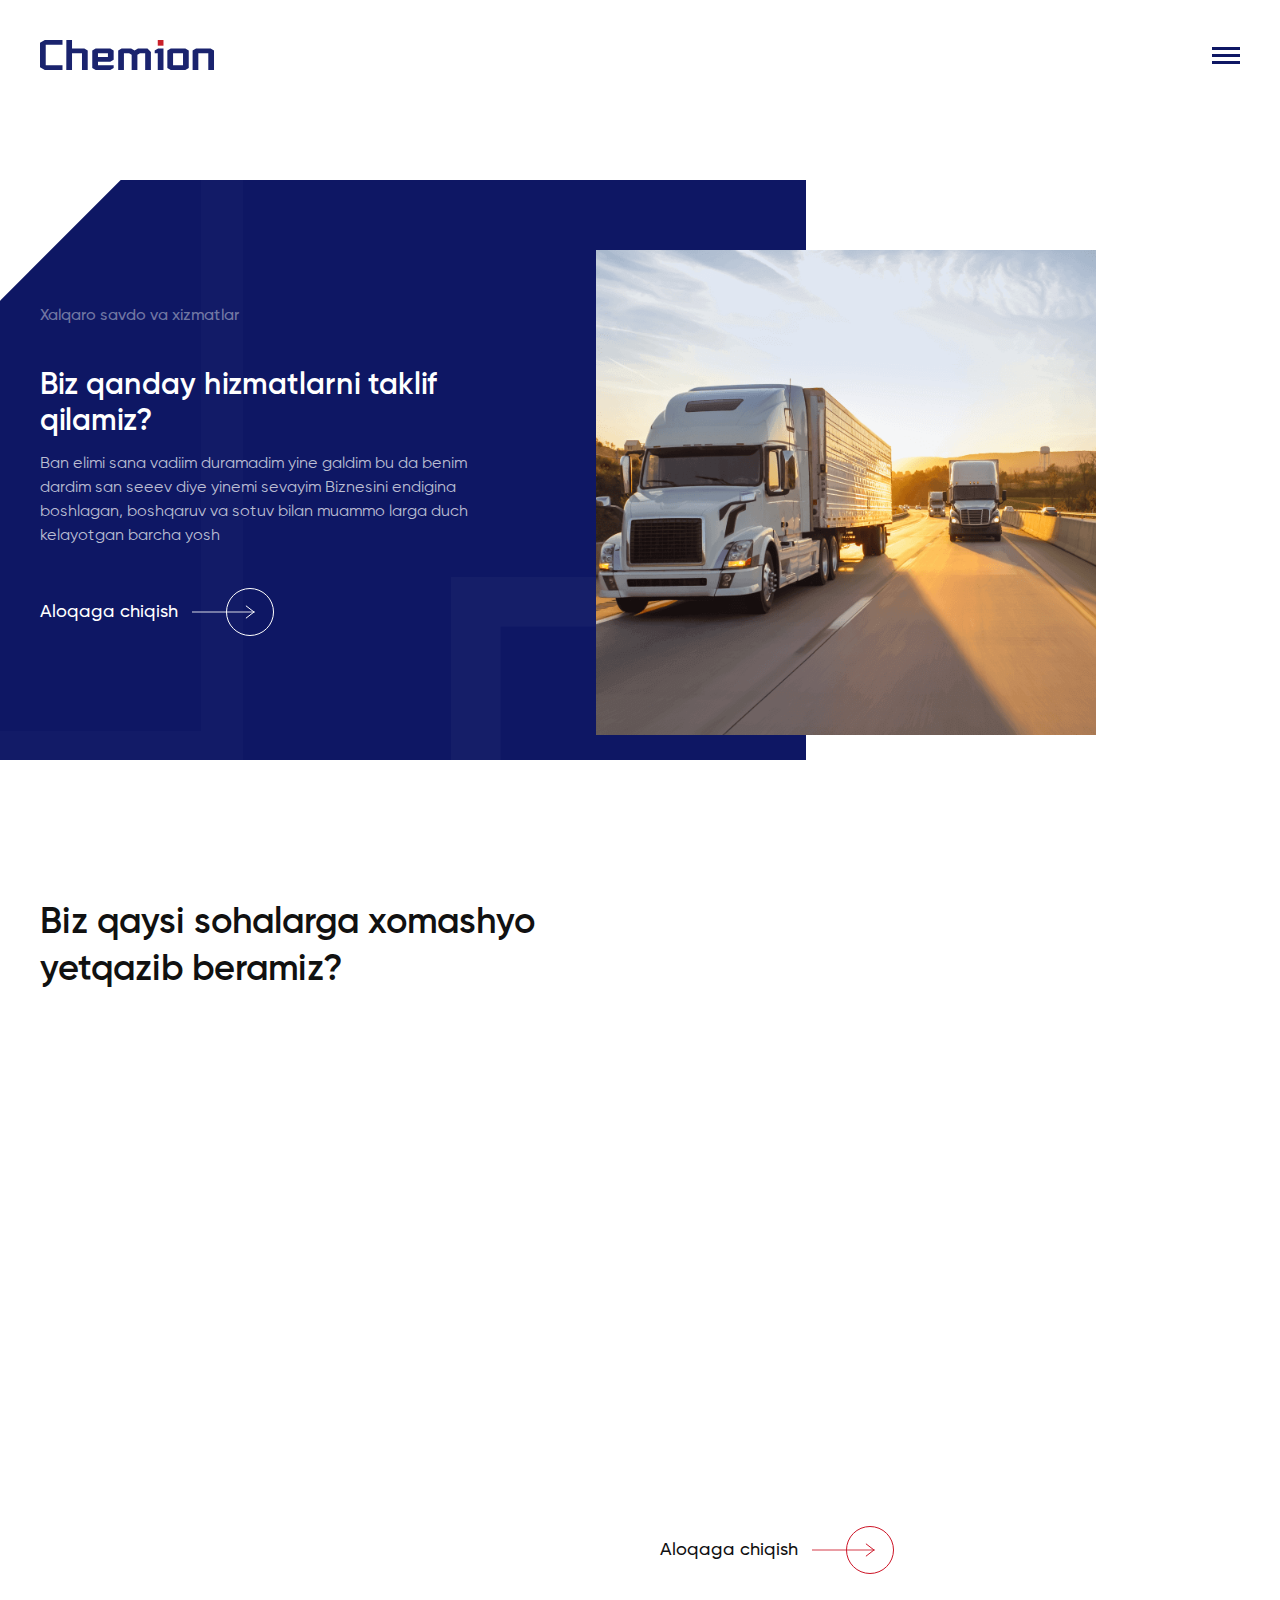
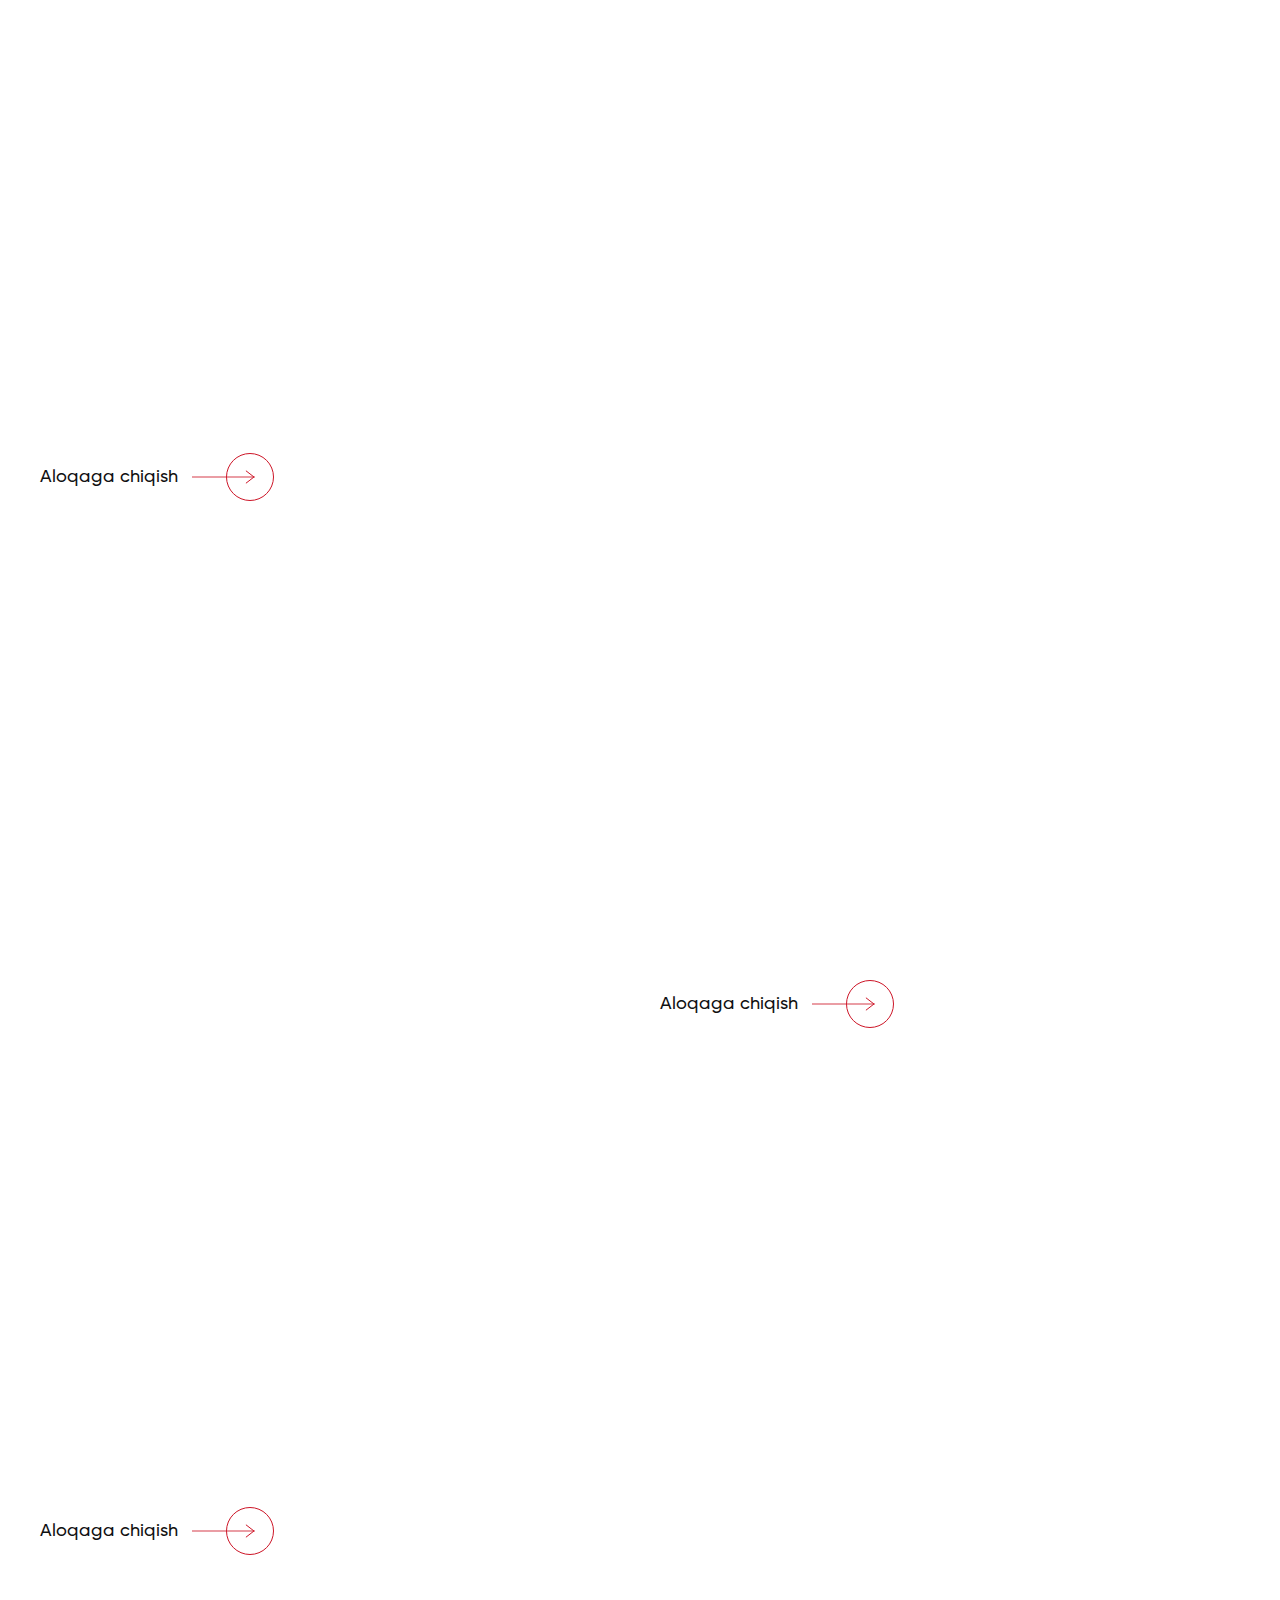
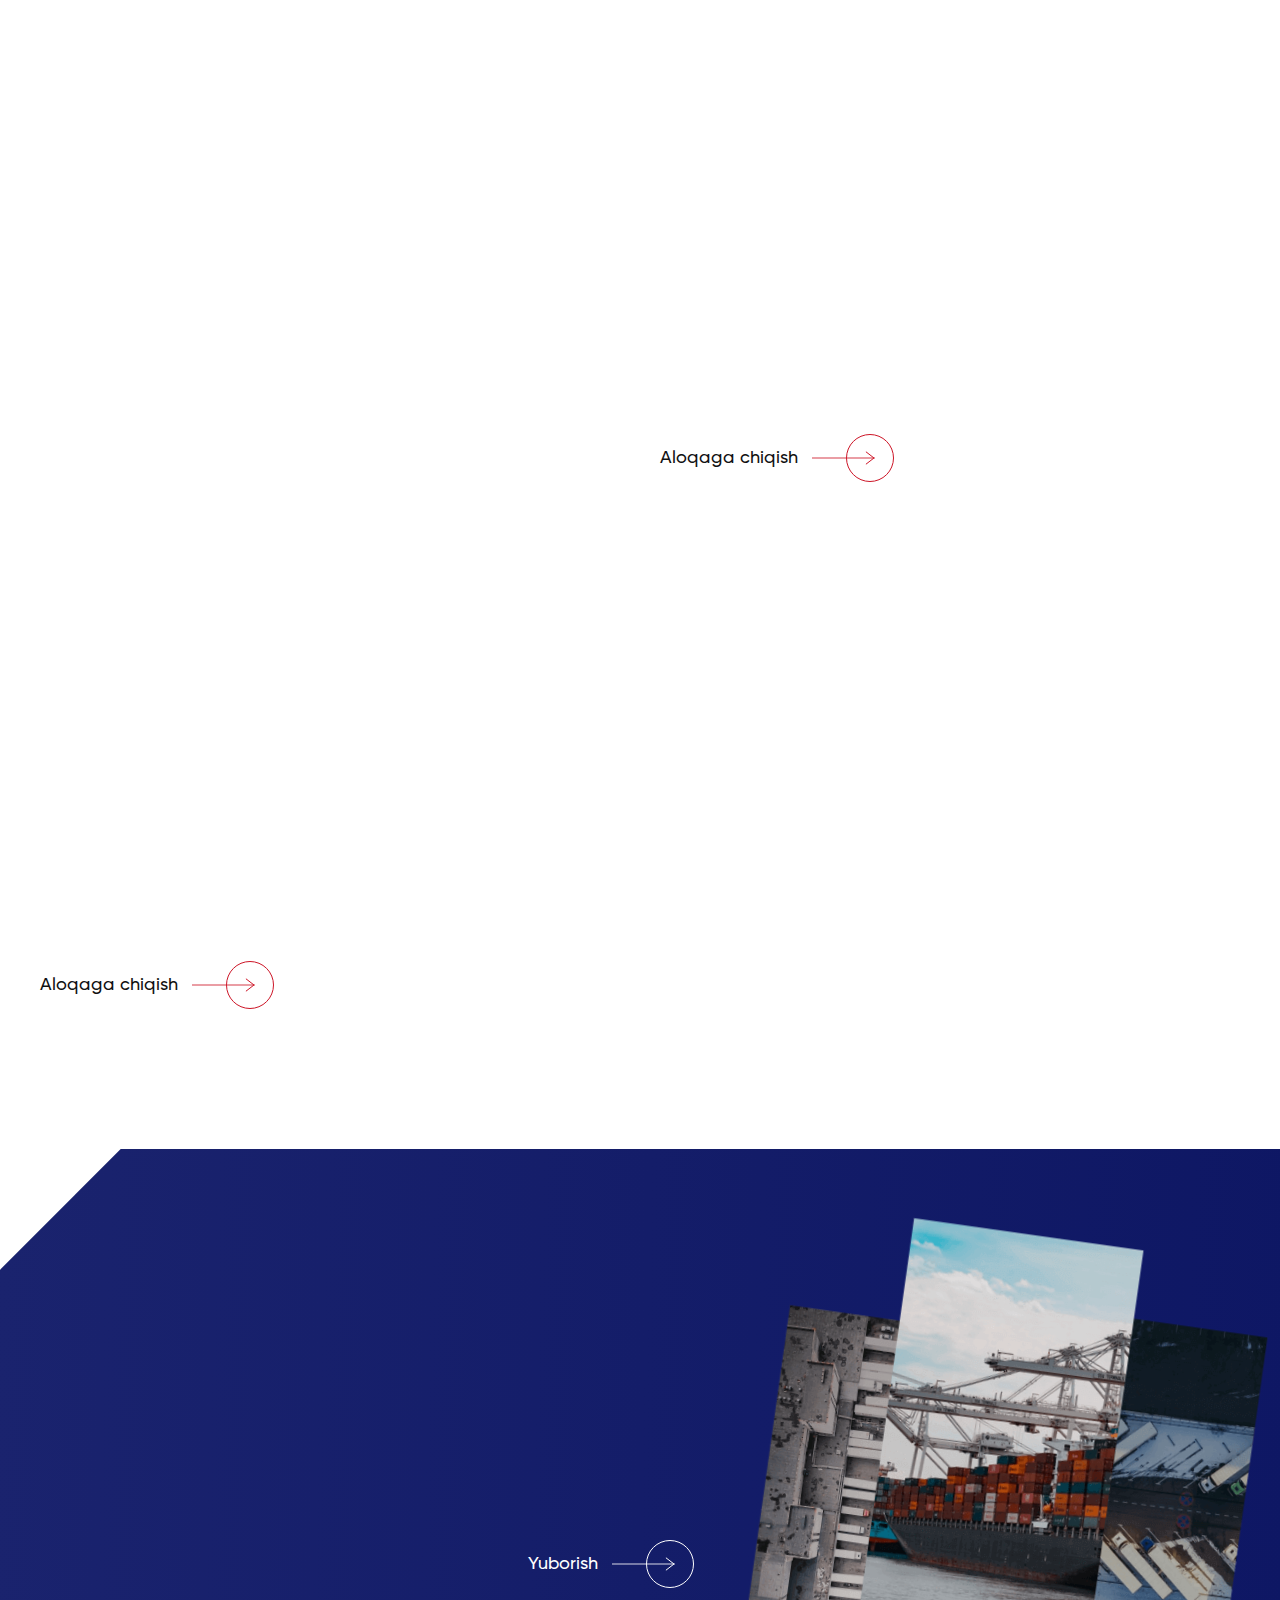
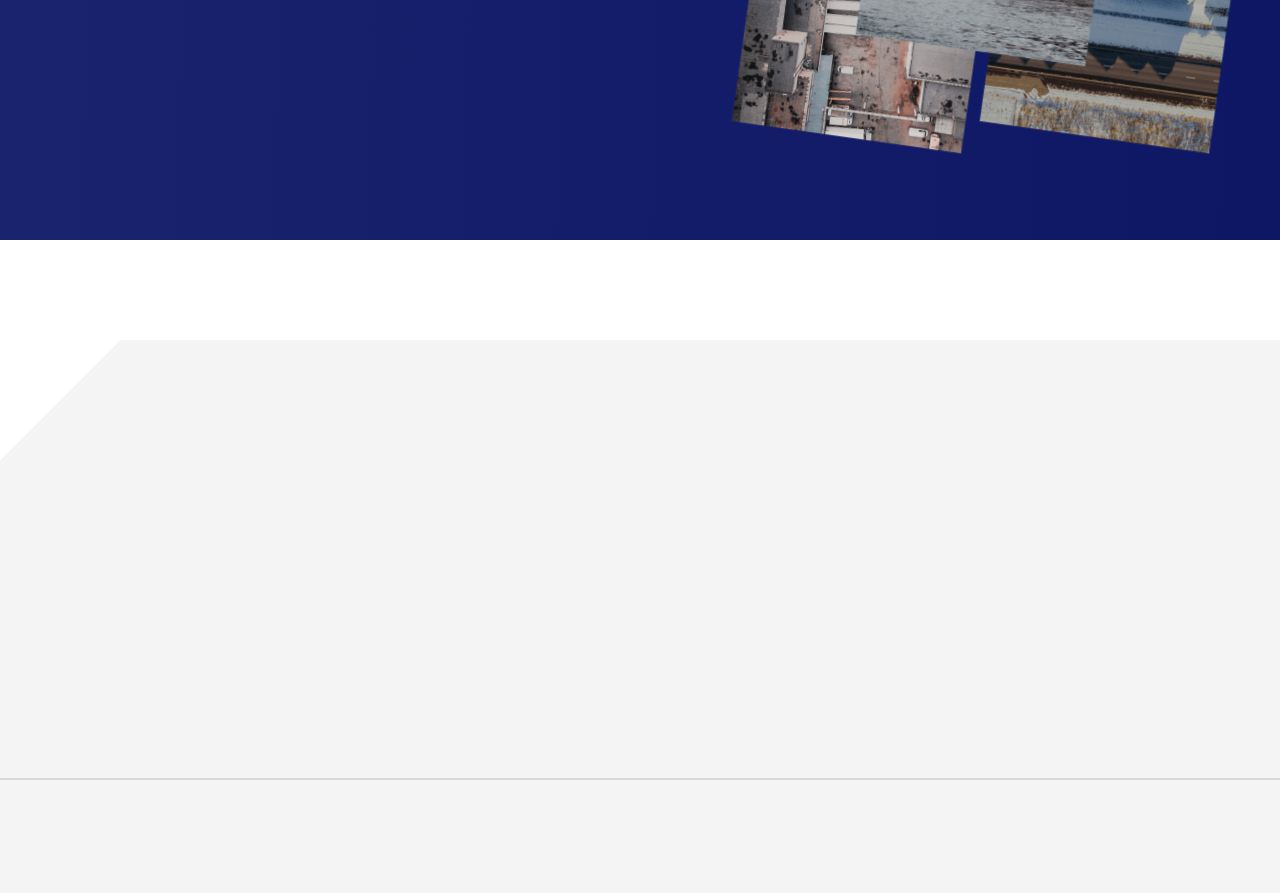
<file: services.html>
<!DOCTYPE html>
<html lang="en">
<head>
    <meta charset="UTF-8">
    <meta http-equiv="X-UA-Compatible" content="IE=edge" />
    <meta name="viewport" content="width=device-width, initial-scale=1.0" />
    <title>Chemion</title>
    
    <link rel="stylesheet" href="../assets/css/uikit.min.css" />
    <link rel="stylesheet" href="../assets/css/tailwind.css" />
    
    <link rel="stylesheet" href="../assets/sass/main.css">
    
</head>
<body>
    
    <div id="overlay" class="uk-position-fixed uk-width-1-1 uk-height-1-1 uk-position-top-left uk-flex uk-flex-center uk-flex-middle" style="background: #fff; z-index: 999;">
        <div>
            <img class="anim-circle w-[233px]" src="../assets/img/svg/logo.svg" alt="logo">
        </div>
    </div>
    
    <div uk-sticky="show-on-up: true; animation: uk-animation-slide-top; sel-target: .main-header; cls-active: uk-navbar-sticky bg-[#fff]; cls-inactive: uk-navbar-transparent z-[9]; top: 200;" class="navbar">
        <header id="mainHeader" class="header main-header absolute top-0 left-0 w-full z-10 border-b border-[#fff] border-opacity-[0.06]">
            
            <div class="uk-container uk-container-large">
                <nav class="uk-flex uk-flex-middle py-[30px] sm:py-[40px] 2xl:py-[60px]" uk-grid>
                    
                    <div class="uk-navbar-left">
                        <div class="uk-flex-middle" uk-grid>
                            <div>
                                <a href="index.html">
                                    <img class="uk-animation-fade w-[150px] sm:w-[175px]" src="../assets/img/svg/logo.svg" alt="Logo">
                                </a>
                            </div>
                        </div>
                    </div>
                    
                    <div class="uk-navbar-right">
                        <div>  
                            <div class="text-[#1d1d1b]">
                                <a href="javascript:void(0);" uk-toggle="target: #offcanvas-flip" class="text-[#1d1d1b] hover-link">
                                    <img class="w-[28px] h-[17px]" src="../assets/img/svg/menu.svg" alt="menu">                                          
                                </a>
                            </div>
                            
                            <div id="offcanvas-flip" uk-offcanvas="flip: true; overlay: true">
                                <div class="uk-offcanvas-bar uk-padding-remove">
                                    
                                    <div class="uk-position-relative h-full w-full uk-padding-remove-bottom" uk-scrollspy="target: .animBottom; cls: uk-animation-slide-top-small; delay: 100;">
                                        
                                        <div class="sm:p-[30px] xl:p-[40px]">
                                            <div class="uk-padding uk-position-relative">
                                                <ul class="uk-grid-small uk-child-width-1-1 space-y-[25px]">
                                                    <li class="flex justify-end">
                                                        <button class="uk-offcanvas-close" type="button" uk-close>
                                                            <div class="border border-[#CD1527] rounded-full group">
                                                                <img class="group-hover:rotate-[90deg] lg:rotate-[45deg] duration-200" src="../assets/img/svg/add.svg" alt="close">                                                                  
                                                            </div>                                     
                                                        </button>
                                                    </li>
                                                    <li>
                                                        <a href="about.html" class="text-[#000] hover-link-none nav-item active animBottom">Bosh sahifa</a>
                                                    </li>
                                                    <li>
                                                        <a href="about.html" class="text-[#000] hover-link-none nav-item animBottom">Biz haqimizda</a>
                                                    </li>
                                                    <li>
                                                        <a href="office.html" class="text-[#000] hover-link-none nav-item animBottom">Xalqaro savdo va xizmatlar</a>
                                                    </li>
                                                    <li>
                                                        <a href="services.html" class="text-[#000] hover-link-none nav-item animBottom">Xizmatlar</a>
                                                    </li>
                                                    <li>
                                                        <div class="flex items-center space-x-[20px] text-[#000]">
                                                            <a href="contact.html" class="nav-item-mini-link hover-link-none animBottom">Kontaktlar</a>
                                                            <a href="news.html" class="nav-item-mini-link hover-link-none animBottom">Yangiliklar</a>
                                                        </div>
                                                    </li>
                                                    <li>
                                                        <ul class="flex items-center space-x-[20px] nav-lang-links-wrapper pt-[30px]">
                                                            <li>
                                                                <a href="#" class="active animBottom hover-link-none">UZ</a>
                                                            </li>
                                                            <li>
                                                                <a href="#" class="animBottom hover-link-none">RU</a>
                                                            </li>
                                                            <li>
                                                                <a href="#" class="animBottom hover-link-none">EN</a>
                                                            </li>
                                                        </ul>
                                                    </li>
                                                </ul>
                                                <div class="uk-position-absolute right-[0px] bottom-[0px] nav-socials-wrapper">
                                                    <ul class="flex items-center uk-flex-column space-y-[14px] uk-padding">
                                                        <li class="animBottom">
                                                            <a href="#" class="w-[48px] h-[48px] flex items-center justify-center border border-[#1A236E] rounded-full group">
                                                                <img class="group-hover:scale-125 duration-200" src="../assets/img/svg/linkedin.svg" alt="linkin">                                                           
                                                            </a>
                                                        </li>
                                                        <li class="animBottom">
                                                            <a href="#" class="w-[48px] h-[48px] flex items-center justify-center border border-[#1A236E] rounded-full group">
                                                                <img class="group-hover:scale-125 duration-200" src="../assets/img/svg/facebook.svg" alt="facebook"> 
                                                            </a>
                                                        </li>
                                                        <li class="animBottom">
                                                            <a href="#" class="w-[48px] h-[48px] flex items-center justify-center border border-[#1A236E] rounded-full group">
                                                                <img class="group-hover:scale-125 duration-200" src="../assets/img/svg/telegram.svg" alt="telegram">                                                             
                                                            </a>
                                                        </li>
                                                    </ul>
                                                </div>
                                            </div>
                                        </div>
                                        
                                        <div class="nav-content-bottom p-[20px] md:p-[40px] border-[15px] border-[#1D2F45] mt-[100px] w-full animBottom">
                                            <div class="nav-content-bottom-wrapper uk-flex-middle justify-between" uk-grid>
                                                <div class="nav-content-bottom-context">
                                                    <h3 class="text-xl sm:text-[24px] 2xl:text-[28px] font-bold animBottom" style="color: #111; font-family: 'Gilroy';">
                                                        Biz bilan ishlash istagida bo’lsangiz biz bilan aloqaga chiqing.
                                                    </h3>
                                                    <div class="mt-[10px] animBottom">
                                                        <p class="text-opacity-[0.82] text-lg" style="color: #111;">
                                                            Bizdan sotib olgan mijozlarimiz har doim shunga ohshaga ashulalar eshitib yurishadi 2% chegirma doimiy mijozlarga.
                                                        </p>
                                                    </div>
                                                </div>
                                                <div class="w-[270px] flex uk-flex-right@m text-[#111] uk-animation-fade nav-content-contact-link">
                                                    <a href="#" class="text-lg 2xl:text-xl text-[#111] flex items-center hover-link-none group sm:mt-[20px] md:mt-[0]">
                                                        Aloqaga chiqish
                                                        <div class="group-hover:w-[15px] duration-500 w-[28px] ml-[14px] h-[2px] bg-[#CD1527] bg-opacity-[0.42]"></div>
                                                        <div class="absolute w-[52px] h-[52px] rounded-full border border-[#CD1527] flex items-center relative">
                                                            <div class="absolute left-[-15px] w-[28px] h-[2px] bg-[#CD1527] bg-opacity-[0.42] ml-[14px]" style="z-index: -1;"></div>
                                                            <div class="absolute left-[50%] translate-x-[-50%]">
                                                                <svg width="9" height="14" viewBox="0 0 9 14" fill="none" xmlns="http://www.w3.org/2000/svg">
                                                                    <path d="M0.638733 0.930176L8.47915 7.00018L0.638733 13.0702" stroke="#CD1527" stroke-miterlimit="10" stroke-linecap="round" stroke-linejoin="round"/>
                                                                </svg>                                                    
                                                            </div>
                                                        </div>
                                                    </a>
                                                </div>
                                            </div>
                                        </div>
                                        
                                    </div>
                                    
                                </div>
                            </div>
                        </div>
                    </div>
                    
                    
                </nav>
            </div>
            
        </header>
    </div>
    
    <section class="uk-section uk-padding-remove-vertical mt-[110px] sm:mt-[140px] xl:mt-[180px] relative uk-overflow-hidden about-main-section" uk-scrollspy="target: .animateBottom; cls: uk-animation-slide-bottom-medium;delay: 100; repeat: true">
        <div class="arrow-right rotate-[225deg] absolute left-[-20px] top-[-80px] uk-visible@l"></div>
        
        <div class="about-ractangle-img-wrapper absolute left-0 top-[-230px] lg:top-[-170px] uk-visible@m">
            <svg width="433" height="763" viewBox="0 0 433 763" fill="none" xmlns="http://www.w3.org/2000/svg">
                <rect opacity="0.02" x="-95" y="21" width="507" height="721" stroke="white" stroke-width="42"/>
            </svg>                
        </div>
        
        <div class="uk-grid-collapse" uk-grid>
            <div class="bg-[#0E1764] uk-padding uk-width-expand about-text-side-wrapper">
                <div class="left-1/2 top-1/2 absolute w-full -translate-y-1/2
                uk-container uk-container-large -translate-x-1/2">
                <div class="uk-flex-middle uk-container uk-container-large"  uk-grid>
                    
                    <div class="absolute about-ractagnel-bottom-img-wrapper uk-visible@s">
                        <svg width="649" height="" viewBox="0 0 549 312" fill="none" xmlns="http://www.w3.org/2000/svg">
                            <rect opacity="0.03" x="21" y="21" width="507" height="270" stroke="white" stroke-width="42"/>
                        </svg>                
                    </div>
                    
                    <div class="md:w-[400px] lg:w-[500px] about-main-content-wrapper">
                        <div class="uk-flex uk-flex-column">
                            <p class="text-[#fff] text-opacity-[0.42] font-500 animateBottom">Xalqaro savdo va xizmatlar</p>
                            <h1 class="heading-four text-[#fff] mt-[40px] animateBottom">
                                Biz qanday hizmatlarni taklif qilamiz?
                            </h1>
                            <div class="mt-[12px]">
                                <p class="text-[#fff] font-400 text-opacity-[0.72] animateBottom">
                                    Ban elimi sana vadiim duramadim yine galdim bu da benim dardim san seeev diye yinemi sevayim Biznesini endigina boshlagan, boshqaruv va sotuv bilan muammo larga duch kelayotgan barcha yosh 
                                </p>
                            </div>
                            <div>
                                <div class="mt-[40px] text-[#fff] uk-display-inline-block">
                                    <div class="text-[#fff] uk-animation-fade">
                                        <a href="#formSection" class="text-lg font-500 2xl:text-xl text-[#fff] flex items-center hover-link-none group">
                                            <p class="mr-[14px] group-hover:translate-x-[15px] duration-500">Aloqaga chiqish</p>
                                            <div class="group-hover:translate-x-[26px] duration-500 w-[34px] h-[2px] bg-[#fff] bg-opacity-[0.42]"></div>
                                            <div class="absolute w-[48px] h-[48px] rounded-full border border-[#fff] flex items-center relative">
                                                <div class="absolute left-[-14px] w-[28px] h-[2px] bg-[#fff] bg-opacity-[0.42] ml-[14px]" style="z-index: -1;"></div>
                                                <div class="absolute left-[50%] translate-x-[-50%]">
                                                    <svg width="9" height="14" viewBox="0 0 9 14" fill="none" xmlns="http://www.w3.org/2000/svg">
                                                        <path d="M0.638733 0.930176L8.47915 7.00018L0.638733 13.0702" stroke="#fff" stroke-miterlimit="10" stroke-linecap="round" stroke-linejoin="round"/>
                                                    </svg>                                                    
                                                </div>
                                            </div>
                                        </a>
                                    </div>
                                </div>
                            </div>
                        </div>
                    </div>
                </div>
            </div>
        </div>
        
        <div class="pt-[70px] pb-[25px] w-[30%] xl:w-[37%] uk-visible@m">
            <div class="uk-container uk-container-large uk-position-relative ml-[-220px] about-main-img-wrapper">                        
                <div>
                    <img class="w-[627px] h-[608px] object-center" src="../assets/img/service/main-img.png" alt="main img">
                </div>
            </div>
        </div>
    </div>
</section>

<section class="uk-section uk-position-relative uk-overflow-hidden uk-overflow-hidden" uk-scrollspy="target: .animBottom; cls: uk-animation-slide-bottom-medium;delay: 100;">     
    <div class="uk-container uk-container-large uk-margin-large-bottom uk-margin-large-top" uk-scrollspy="target: .animateBottom; cls: uk-animation-slide-bottom-medium;delay: 100; repeat: true">
        <div class="uk-flex-middle" uk-grid>
            <div class="uk-width-1-2@l uk-width-3-4@m">
                <div class="uk-flex uk-flex-column">
                    <h2 class="heading-second text-[#111] animateBottom">
                        Biz qaysi sohalarga xomashyo yetqazib beramiz?
                    </h2>
                    <p class="mt-[12px] text-[#111] animateBottom">
                        Xalqaro miqiyosda kimyoviy xom-ashyolarni yetkazib berish bilan shug‘ullanuvchi rivojlanayotgan, o‘zgaruvchan bozorlarga moslashuvchan va doimiy o‘sishni o‘z oldiga maqsad qilib olgan jamoa ega kompaniya.
                    </p>
                </div>
            </div>
            
            
            <div class="2xl:pr-[100px] 2xl:pl-[100px] uk-margin-large-top" uk-scrollspy="cls: uk-animation-shake; target: .animShake; delay: 100; repeat: true">
                <div id="paper" class="uk-margin-large-top">
                    <div class="uk-flex-middle uk-flex-between" uk-grid>
                        <div class="uk-width-1-2 uk-visible@l">
                            <div class="uk-grid-small relative" uk-grid>
                                <div class="absolute top-[-30px] right-[80px]" style="z-index: 1;">
                                    <img class="vod-img-3 w-[387px] object-cover animShake" src="../assets/img/service/service-product-img-3.png" alt="service" loading="lazy">
                                </div>
                                <div class="absolute top-1/2 translate-y-[-50%] left-0" style="z-index: 3;">
                                    <img class="vod-img-2 w-[285px] object-cover animShake" src="../assets/img/service/service-product-img-2.png" alt="service" loading="lazy">
                                </div>
                                <div class="absolute bottom-[-30px] left-1/2 translate-x-[-50%]" style="z-index: 2;">
                                    <img class="vod-img-1 w-[321px] object-cover animShake" src="../assets/img/service/service-product-img-1.png" alt="service" loading="lazy">
                                </div>
                            </div>
                        </div>
                        
                        <div class="uk-width-1-2@l">
                            <div class="uk-flex uk-flex-column">
                                <h2 class="heading-four text-[#111] animBottom">
                                    Qog’oz ishlab chiqarish sohasi
                                </h2>
                                <div class="mt-[22px]">
                                    <p class="text-lg 2xl:text-[20px] text-[#222] text-opacity-[0.72] font-500 animBottom">
                                        Ban elimi sana vadiim duramadim yine galdim bu da benim dardim san seeev diye yinemi sevayim Biznesini endigina boshlagan, boshqaruv va sotuv bilan muammo larga duch kelayotgan barcha yosh 
                                    </p>
                                </div>
                                <div class="mt-[12px]">
                                    <p class="text-lg 2xl:text-[20px] text-[#222] text-opacity-[0.72] font-500 animBottom">
                                        Ban elimi sana vadiim duramadim yine galdim bu da benim dardim san seeev diye yinemi sevayim
                                        Biznesini endigina boshlagan, boshqaruv va sotuv bilan muammo
                                    </p>
                                </div>
                                <div class="mt-[40px] uk-hidden@l">
                                    <div class="uk-grid-small uk-child-width-1-3@s uk-child-width-1-1 uk-grid-match" uk-grid>
                                        <div class="uk-visible@s">
                                            <img class="w-full h-full object-cover object-center" src="../assets/img/service/service-product-img-1.png" alt="paper">
                                        </div>
                                        <div class="uk-visible@s">
                                            <img class="w-full h-full object-cover object-center" src="../assets/img/service/service-product-img-2.png" alt="paper">
                                        </div>
                                        <div>
                                            <img class="w-full h-full object-cover object-center" src="../assets/img/service/service-product-img-3.png" alt="paper">
                                        </div>
                                    </div>
                                </div>
                                <div>
                                    <div class="mt-[40px] text-[#111] uk-display-inline-block">
                                        <div class="text-[#111] uk-animation-fade">
                                            <a href="#formSection" class="text-lg font-500 2xl:text-xl text-[#111] flex items-center hover-link-none group">
                                                <p class="mr-[14px] group-hover:translate-x-[15px] duration-500">Aloqaga chiqish</p>
                                                <div class="group-hover:translate-x-[26px] duration-500 w-[34px] h-[2px] bg-[#CD1527] bg-opacity-[0.42]"></div>
                                                <div class="absolute w-[48px] h-[48px] rounded-full border border-[#CD1527] flex items-center relative">
                                                    <div class="absolute left-[-14px] w-[28px] h-[2px] bg-[#CD1527] bg-opacity-[0.42] ml-[14px]" style="z-index: -1;"></div>
                                                    <div class="absolute left-[50%] translate-x-[-50%]">
                                                        <svg width="9" height="14" viewBox="0 0 9 14" fill="none" xmlns="http://www.w3.org/2000/svg">
                                                            <path d="M0.638733 0.930176L8.47915 7.00018L0.638733 13.0702" stroke="#CD1527" stroke-miterlimit="10" stroke-linecap="round" stroke-linejoin="round"/>
                                                        </svg>                                                    
                                                    </div>
                                                </div>
                                            </a>
                                        </div>
                                    </div>
                                </div>
                            </div>
                        </div>
                    </div>
                </div>
                
                <div id="textil" class="pt-[70px] lg:pt-[170px]">
                    <div class="uk-flex-middle uk-flex-between" uk-grid>
                        <div class="uk-width-1-2@l">
                            <div class="uk-flex uk-flex-column">
                                <h2 class="heading-four text-[#111] animBottom">
                                    Textil mahsulotlari
                                </h2>
                                <div class="mt-[22px]">
                                    <p class="text-lg 2xl:text-[20px] text-[#222] text-opacity-[0.72] font-500 animBottom">
                                        Ban elimi sana vadiim duramadim yine galdim bu da benim dardim san seeev diye yinemi sevayim Biznesini endigina boshlagan, boshqaruv va sotuv bilan muammo larga duch kelayotgan barcha yosh 
                                    </p>
                                </div>
                                <div class="mt-[12px]">
                                    <p class="text-lg 2xl:text-[20px] text-[#222] text-opacity-[0.72] font-500 animBottom">
                                        Ban elimi sana vadiim duramadim yine galdim bu da benim dardim san seeev diye yinemi sevayim
                                        Biznesini endigina boshlagan, boshqaruv va sotuv bilan muammo
                                    </p>
                                </div>
                                <div class="mt-[40px] uk-hidden@l">
                                    <div class="uk-grid-small uk-child-width-1-3@s uk-child-width-1-1 uk-grid-match" uk-grid>
                                        <div>
                                            <img class="w-full h-full object-cover object-center" src="../assets/img/service/textil-img-1.png" alt="textil">
                                        </div>
                                        <div class="uk-visible@s">
                                            <img class="w-full h-full object-cover object-center" src="../assets/img/service/textil-img-2.png" alt="textil">
                                        </div>
                                        <div class="uk-visible@s">
                                            <img class="w-full h-full object-cover object-center" src="../assets/img/service/textil-img-3.png" alt="textil">
                                        </div>
                                    </div>
                                </div>
                                <div>
                                    <div class="mt-[40px] text-[#111] uk-display-inline-block">
                                        <div class="text-[#111] uk-animation-fade">
                                            <a href="#formSection" class="text-lg font-500 2xl:text-xl text-[#111] flex items-center hover-link-none group">
                                                <p class="mr-[14px] group-hover:translate-x-[15px] duration-500">Aloqaga chiqish</p>
                                                <div class="group-hover:translate-x-[26px] duration-500 w-[34px] h-[2px] bg-[#CD1527] bg-opacity-[0.42]"></div>
                                                <div class="absolute w-[48px] h-[48px] rounded-full border border-[#CD1527] flex items-center relative">
                                                    <div class="absolute left-[-14px] w-[28px] h-[2px] bg-[#CD1527] bg-opacity-[0.42] ml-[14px]" style="z-index: -1;"></div>
                                                    <div class="absolute left-[50%] translate-x-[-50%]">
                                                        <svg width="9" height="14" viewBox="0 0 9 14" fill="none" xmlns="http://www.w3.org/2000/svg">
                                                            <path d="M0.638733 0.930176L8.47915 7.00018L0.638733 13.0702" stroke="#CD1527" stroke-miterlimit="10" stroke-linecap="round" stroke-linejoin="round"/>
                                                        </svg>                                                    
                                                    </div>
                                                </div>
                                            </a>
                                        </div>
                                    </div>
                                </div>
                            </div>
                        </div>
                        
                        <div class="uk-width-1-2 uk-visible@l">
                            <div class="uk-grid-small relative" uk-grid>
                                <div class="absolute top-[-30px] right-[80px]" style="z-index: 1;">
                                    <img class="vod-img-3 w-[387px] object-cover animShake" src="../assets/img/service/textil-img-3.png" alt="service" loading="lazy">
                                </div>
                                <div class="absolute top-1/2 translate-y-[-50%] left-0" style="z-index: 3;">
                                    <img class="vod-img-2 w-[285px] object-cover animShake" src="../assets/img/service/textil-img-1.png" alt="service" loading="lazy">
                                </div>
                                <div class="absolute bottom-[-30px] left-1/2 translate-x-[-50%]" style="z-index: 2;">
                                    <img class="vod-img-1 w-[321px] object-cover animShake" src="../assets/img/service/textil-img-2.png" alt="service" loading="lazy">
                                </div>
                            </div>
                        </div>
                    </div>
                </div>
                
                <div id="polimer" class="pt-[70px] lg:pt-[170px]">
                    <div class="uk-flex-middle uk-flex-between" uk-grid>
                        <div class="uk-width-1-2 uk-visible@l">
                            <div class="uk-grid-small relative" uk-grid>
                                <div class="absolute top-[-30px] right-[80px]" style="z-index: 1;">
                                    <img class="vod-img-3 w-[387px] object-cover animShake" src="../assets/img/service/polimer-img-3.png" alt="service" loading="lazy">
                                </div>
                                <div class="absolute top-1/2 translate-y-[-50%] left-0" style="z-index: 3;">
                                    <img class="vod-img-2 w-[285px] object-cover animShake" src="../assets/img/service/polimer-img-2.png" alt="service" loading="lazy">
                                </div>
                                <div class="absolute bottom-[-30px] left-1/2 translate-x-[-50%]" style="z-index: 2;">
                                    <img class="vod-img-1 w-[321px] object-cover animShake" src="../assets/img/service/polimer-img-1.png" alt="service" loading="lazy">
                                </div>
                            </div>
                        </div>
                        
                        <div class="uk-width-1-2@l">
                            <div class="uk-flex uk-flex-column">
                                <h2 class="heading-four text-[#111] animBottom">
                                    Polimer
                                </h2>
                                <div class="mt-[22px]">
                                    <p class="text-lg 2xl:text-[20px] text-[#222] text-opacity-[0.72] font-500 animBottom">
                                        Ban elimi sana vadiim duramadim yine galdim bu da benim dardim san seeev diye yinemi sevayim Biznesini endigina boshlagan, boshqaruv va sotuv bilan muammo larga duch kelayotgan barcha yosh 
                                    </p>
                                </div>
                                <div class="mt-[12px]">
                                    <p class="text-lg 2xl:text-[20px] text-[#222] text-opacity-[0.72] font-500 animBottom">
                                        Ban elimi sana vadiim duramadim yine galdim bu da benim dardim san seeev diye yinemi sevayim
                                        Biznesini endigina boshlagan, boshqaruv va sotuv bilan muammo
                                    </p>
                                </div>
                                <div class="mt-[40px] uk-hidden@l">
                                    <div class="uk-grid-small uk-child-width-1-3@s uk-child-width-1-1 uk-grid-match" uk-grid>
                                        <div>
                                            <img class="w-full h-full object-cover object-center" src="../assets/img/service/polimer-img-1.png" alt="polimer">
                                        </div>
                                        <div class="uk-visible@s">
                                            <img class="w-full h-full object-cover object-center" src="../assets/img/service/polimer-img-2.png" alt="polimer">
                                        </div>
                                        <div class="uk-visible@s">
                                            <img class="w-full h-full object-cover object-center" src="../assets/img/service/polimer-img-3.png" alt="polimer">
                                        </div>
                                    </div>
                                </div>
                                <div>
                                    <div class="mt-[40px] text-[#111] uk-display-inline-block">
                                        <div class="text-[#111] uk-animation-fade">
                                            <a href="#formSection" class="text-lg font-500 2xl:text-xl text-[#111] flex items-center hover-link-none group">
                                                <p class="mr-[14px] group-hover:translate-x-[15px] duration-500">Aloqaga chiqish</p>
                                                <div class="group-hover:translate-x-[26px] duration-500 w-[34px] h-[2px] bg-[#CD1527] bg-opacity-[0.42]"></div>
                                                <div class="absolute w-[48px] h-[48px] rounded-full border border-[#CD1527] flex items-center relative">
                                                    <div class="absolute left-[-14px] w-[28px] h-[2px] bg-[#CD1527] bg-opacity-[0.42] ml-[14px]" style="z-index: -1;"></div>
                                                    <div class="absolute left-[50%] translate-x-[-50%]">
                                                        <svg width="9" height="14" viewBox="0 0 9 14" fill="none" xmlns="http://www.w3.org/2000/svg">
                                                            <path d="M0.638733 0.930176L8.47915 7.00018L0.638733 13.0702" stroke="#CD1527" stroke-miterlimit="10" stroke-linecap="round" stroke-linejoin="round"/>
                                                        </svg>                                                    
                                                    </div>
                                                </div>
                                            </a>
                                        </div>
                                    </div>
                                </div>
                            </div>
                        </div>
                    </div>
                </div>
                
                <div id="wash" class="pt-[70px] lg:pt-[170px]">
                    <div class="uk-flex-middle uk-flex-between" uk-grid>
                        <div class="uk-width-1-2@l">
                            <div class="uk-flex uk-flex-column">
                                <h2 class="heading-four text-[#111] animBottom">
                                    Yuvish vositalari
                                </h2>
                                <div class="mt-[22px]">
                                    <p class="text-lg 2xl:text-[20px] text-[#222] text-opacity-[0.72] font-500 animBottom">
                                        Ban elimi sana vadiim duramadim yine galdim bu da benim dardim san seeev diye yinemi sevayim Biznesini endigina boshlagan, boshqaruv va sotuv bilan muammo larga duch kelayotgan barcha yosh 
                                    </p>
                                </div>
                                <div class="mt-[12px]">
                                    <p class="text-lg 2xl:text-[20px] text-[#222] text-opacity-[0.72] font-500 animBottom">
                                        Ban elimi sana vadiim duramadim yine galdim bu da benim dardim san seeev diye yinemi sevayim
                                        Biznesini endigina boshlagan, boshqaruv va sotuv bilan muammo
                                    </p>
                                </div>
                                <div class="mt-[40px] uk-hidden@l">
                                    <div class="uk-grid-small uk-child-width-1-3@s uk-child-width-1-1 uk-grid-match" uk-grid>
                                        <div class="uk-visible@s">
                                            <img class="w-full h-full object-cover object-center" src="../assets/img/service/wash-img-1.png" alt="wash">
                                        </div>
                                        <div>
                                            <img class="w-full h-full object-cover object-center" src="../assets/img/service/wash-img-2.png" alt="wash">
                                        </div>
                                        <div class="uk-visible@s">
                                            <img class="w-full h-full object-cover object-center" src="../assets/img/service/wash-img-3.png" alt="wash">
                                        </div>
                                    </div>
                                </div>
                                <div>
                                    <div class="mt-[40px] text-[#111] uk-display-inline-block">
                                        <div class="text-[#111] uk-animation-fade">
                                            <a href="#formSection" class="text-lg font-500 2xl:text-xl text-[#111] flex items-center hover-link-none group">
                                                <p class="mr-[14px] group-hover:translate-x-[15px] duration-500">Aloqaga chiqish</p>
                                                <div class="group-hover:translate-x-[26px] duration-500 w-[34px] h-[2px] bg-[#CD1527] bg-opacity-[0.42]"></div>
                                                <div class="absolute w-[48px] h-[48px] rounded-full border border-[#CD1527] flex items-center relative">
                                                    <div class="absolute left-[-14px] w-[28px] h-[2px] bg-[#CD1527] bg-opacity-[0.42] ml-[14px]" style="z-index: -1;"></div>
                                                    <div class="absolute left-[50%] translate-x-[-50%]">
                                                        <svg width="9" height="14" viewBox="0 0 9 14" fill="none" xmlns="http://www.w3.org/2000/svg">
                                                            <path d="M0.638733 0.930176L8.47915 7.00018L0.638733 13.0702" stroke="#CD1527" stroke-miterlimit="10" stroke-linecap="round" stroke-linejoin="round"/>
                                                        </svg>                                                    
                                                    </div>
                                                </div>
                                            </a>
                                        </div>
                                    </div>
                                </div>
                            </div>
                        </div>
                        
                        <div class="uk-width-1-2 uk-visible@l">
                            <div class="uk-grid-small relative" uk-grid>
                                <div class="absolute top-[-30px] right-[80px]" style="z-index: 1;">
                                    <img class="vod-img-3 w-[387px] object-cover animShake" src="../assets/img/service/wash-img-3.png" alt="service" loading="lazy">
                                </div>
                                <div class="absolute top-1/2 translate-y-[-50%] left-0" style="z-index: 3;">
                                    <img class="vod-img-2 w-[285px] object-cover animShake" src="../assets/img/service/wash-img-2.png" alt="service" loading="lazy">
                                </div>
                                <div class="absolute bottom-[-30px] left-1/2 translate-x-[-50%]" style="z-index: 2;">
                                    <img class="vod-img-1 w-[321px] object-cover animShake" src="../assets/img/service/wash-img-1.png" alt="service" loading="lazy">
                                </div>
                            </div>
                        </div>
                    </div>
                </div>
                
                <div id="fertilizer" class="pt-[70px] lg:pt-[170px]">
                    <div class="uk-flex-middle uk-flex-between" uk-grid>
                        <div class="uk-width-1-2 uk-visible@l">
                            <div class="uk-grid-small relative" uk-grid>
                                <div class="absolute top-[-30px] right-[80px]" style="z-index: 1;">
                                    <img class="vod-img-3 w-[387px] object-cover animShake" src="../assets/img/service/ogit-img-3.png" alt="service" loading="lazy">
                                </div>
                                <div class="absolute top-1/2 translate-y-[-50%] left-0" style="z-index: 3;">
                                    <img class="vod-img-2 w-[285px] object-cover animShake" src="../assets/img/service/ogit-img-2.png" alt="service" loading="lazy">
                                </div>
                                <div class="absolute bottom-[-30px] left-1/2 translate-x-[-50%]" style="z-index: 2;">
                                    <img class="vod-img-1 w-[321px] object-cover animShake" src="../assets/img/service/ogit-img-1.png" alt="service" loading="lazy">
                                </div>
                            </div>
                        </div>
                        
                        <div class="uk-width-1-2@l">
                            <div class="uk-flex uk-flex-column">
                                <h2 class="heading-four text-[#111] animBottom">
                                    O’g’itlar
                                </h2>
                                <div class="mt-[22px]">
                                    <p class="text-lg 2xl:text-[20px] text-[#222] text-opacity-[0.72] font-500 animBottom">
                                        Ban elimi sana vadiim duramadim yine galdim bu da benim dardim san seeev diye yinemi sevayim Biznesini endigina boshlagan, boshqaruv va sotuv bilan muammo larga duch kelayotgan barcha yosh 
                                    </p>
                                </div>
                                <div class="mt-[12px]">
                                    <p class="text-lg 2xl:text-[20px] text-[#222] text-opacity-[0.72] font-500 animBottom">
                                        Ban elimi sana vadiim duramadim yine galdim bu da benim dardim san seeev diye yinemi sevayim
                                        Biznesini endigina boshlagan, boshqaruv va sotuv bilan muammo
                                    </p>
                                </div>
                                <div class="mt-[40px] uk-hidden@l">
                                    <div class="uk-grid-small uk-child-width-1-3@s uk-child-width-1-1 uk-grid-match" uk-grid>
                                        <div class="uk-visible@s">
                                            <img class="w-full h-full object-cover object-center" src="../assets/img/service/ogit-img-1.png" alt="ogit">
                                        </div>
                                        <div class="uk-visible@s">
                                            <img class="w-full h-full object-cover object-center" src="../assets/img/service/ogit-img-2.png" alt="ogit">
                                        </div>
                                        <div>
                                            <img class="w-full h-full object-cover object-center" src="../assets/img/service/ogit-img-3.png" alt="ogit">
                                        </div>
                                    </div>
                                </div>
                                <div>
                                    <div class="mt-[40px] text-[#111] uk-display-inline-block">
                                        <div class="text-[#111] uk-animation-fade">
                                            <a href="#formSection" class="text-lg font-500 2xl:text-xl text-[#111] flex items-center hover-link-none group">
                                                <p class="mr-[14px] group-hover:translate-x-[15px] duration-500">Aloqaga chiqish</p>
                                                <div class="group-hover:translate-x-[26px] duration-500 w-[34px] h-[2px] bg-[#CD1527] bg-opacity-[0.42]"></div>
                                                <div class="absolute w-[48px] h-[48px] rounded-full border border-[#CD1527] flex items-center relative">
                                                    <div class="absolute left-[-14px] w-[28px] h-[2px] bg-[#CD1527] bg-opacity-[0.42] ml-[14px]" style="z-index: -1;"></div>
                                                    <div class="absolute left-[50%] translate-x-[-50%]">
                                                        <svg width="9" height="14" viewBox="0 0 9 14" fill="none" xmlns="http://www.w3.org/2000/svg">
                                                            <path d="M0.638733 0.930176L8.47915 7.00018L0.638733 13.0702" stroke="#CD1527" stroke-miterlimit="10" stroke-linecap="round" stroke-linejoin="round"/>
                                                        </svg>                                                    
                                                    </div>
                                                </div>
                                            </a>
                                        </div>
                                    </div>
                                </div>
                            </div>
                        </div>
                    </div>
                </div>
                
                <div id="construction" class="pt-[70px] lg:pt-[170px]">
                    <div class="uk-flex-middle uk-flex-between" uk-grid>
                        <div class="uk-width-1-2@l uk-width-3-4@m">
                            <div class="uk-flex uk-flex-column">
                                <h2 class="heading-four text-[#111] animBottom">
                                    Qurilish sohasi
                                </h2>
                                <div class="mt-[22px]">
                                    <p class="text-lg 2xl:text-[20px] text-[#222] text-opacity-[0.72] font-500 animBottom">
                                        Ban elimi sana vadiim duramadim yine galdim bu da benim dardim san seeev diye yinemi sevayim Biznesini endigina boshlagan, boshqaruv va sotuv bilan muammo larga duch kelayotgan barcha yosh 
                                    </p>
                                </div>
                                <div class="mt-[12px]">
                                    <p class="text-lg 2xl:text-[20px] text-[#222] text-opacity-[0.72] font-500 animBottom">
                                        Ban elimi sana vadiim duramadim yine galdim bu da benim dardim san seeev diye yinemi sevayim
                                        Biznesini endigina boshlagan, boshqaruv va sotuv bilan muammo
                                    </p>
                                </div>
                                <div class="mt-[40px] uk-hidden@l">
                                    <div class="uk-grid-small uk-child-width-1-3@s uk-child-width-1-1 uk-grid-match" uk-grid>
                                        <div class="uk-visible@s">
                                            <img class="w-full h-full object-cover object-center" src="../assets/img/service/build-img-1.png" alt="building">
                                        </div>
                                        <div class="uk-visible@s">
                                            <img class="w-full h-full object-cover object-center" src="../assets/img/service/build-img-2.png" alt="building">
                                        </div>
                                        <div>
                                            <img class="w-full h-full object-cover object-center" src="../assets/img/service/build-img-3.png" alt="building">
                                        </div>
                                    </div>
                                </div>
                                <div>
                                    <div class="mt-[40px] text-[#111] uk-display-inline-block">
                                        <div class="text-[#111] uk-animation-fade">
                                            <a href="#formSection" class="text-lg font-500 2xl:text-xl text-[#111] flex items-center hover-link-none group">
                                                <p class="mr-[14px] group-hover:translate-x-[15px] duration-500">Aloqaga chiqish</p>
                                                <div class="group-hover:translate-x-[26px] duration-500 w-[34px] h-[2px] bg-[#CD1527] bg-opacity-[0.42]"></div>
                                                <div class="absolute w-[48px] h-[48px] rounded-full border border-[#CD1527] flex items-center relative">
                                                    <div class="absolute left-[-14px] w-[28px] h-[2px] bg-[#CD1527] bg-opacity-[0.42] ml-[14px]" style="z-index: -1;"></div>
                                                    <div class="absolute left-[50%] translate-x-[-50%]">
                                                        <svg width="9" height="14" viewBox="0 0 9 14" fill="none" xmlns="http://www.w3.org/2000/svg">
                                                            <path d="M0.638733 0.930176L8.47915 7.00018L0.638733 13.0702" stroke="#CD1527" stroke-miterlimit="10" stroke-linecap="round" stroke-linejoin="round"/>
                                                        </svg>                                                    
                                                    </div>
                                                </div>
                                            </a>
                                        </div>
                                    </div>
                                </div>
                            </div>
                        </div>
                        
                        <div class="uk-width-1-2 uk-visible@l">
                            <div class="uk-grid-small relative" uk-grid>
                                <div class="absolute top-[-30px] right-[80px]" style="z-index: 1;">
                                    <img class="vod-img-3 w-[387px] object-cover animShake" src="../assets/img/service/build-img-3.png" alt="service" loading="lazy">
                                </div>
                                <div class="absolute top-1/2 translate-y-[-50%] left-0" style="z-index: 3;">
                                    <img class="vod-img-2 w-[285px] object-cover animShake" src="../assets/img/service/build-img-2.png" alt="service" loading="lazy">
                                </div>
                                <div class="absolute bottom-[-30px] left-1/2 translate-x-[-50%]" style="z-index: 2;">
                                    <img class="vod-img-1 w-[321px] object-cover animShake" src="../assets/img/service/build-img-1.png" alt="service" loading="lazy">
                                </div>
                            </div>
                        </div>
                    </div>
                </div>
            </div>            
        </div>
    </div>
</section>


<section id="formSection" class="uk-section uk-position-relative uk-overflow-hidden uk-position-relative digitals-section-wrapper uk-padding-remove-vertical" uk-scrollspy="target: .animateBottom; cls: uk-animation-slide-bottom-medium;delay: 100">
    <div class="uk-container uk-container-large py-[30px] 2xl:py-[70px]">
        <div class="uk-flex-middle uk-flex-between uk-padding-large uk-padding-remove-horizontal" uk-grid>
            <div class="uk-width-expand@l uk-width-1-1@m">
                <form action="#" class="uk-child-width-1-1 uk-grid-medium" uk-grid>
                    <div class="uk-width-3-4@m uk-width-1-1@l">
                        <h2 class="heading-second text-[#fff] animateBottom">Biznesingizda xomashyo boyicha muammoingiz bo’lsa bizga murojat qilishingiz mumkin.</h2>
                        <p class="lg:w-[74%] text-[#fff] text-opacity-[0.72] mt-[12px] animateBottom">
                            Xalqaro miqiyosda kimyoviy xom-ashyolarni yetkazib berish bilan shug‘ullanuvchi rivojlanayotgan, o‘zgaruvchan bozorlarga moslashuvchan va doimiy 
                        </p>
                    </div>
                    <div class="uk-width-3-4@s uk-width-auto@m">
                        <div class="flex justify-space-between uk-grid-small mt-[6px]" uk-grid>
                            <div class="uk-width-expand@m animateBottom">
                                <div>
                                    <input class="form-input border focus:outline-none w-full rounded-[4px] h-[52px] px-[24px] bg-transparent text-[#fff]" type="text" placeholder="Muhammad Aziz">
                                </div>
                            </div>
                            <div class="uk-width-expand@m animateBottom">
                                <div class="lg:ml-[7px] mt-[6px] md:mt-[0]">
                                    <input class="form-input border focus:outline-none w-full rounded-[4px] h-[52px] px-[24px] bg-transparent text-[#fff]" type="text" placeholder="+9989X XXX XX XX"></input>
                                </div>
                            </div>
                            <div class="text-[#fff] ml-[20px] 2xl:ml-0 uk-animation-fade form-send-link">
                                <a href="#" class="text-lg font-500 2xl:text-xl text-[#fff] flex items-center hover-link-none group">
                                    <p class="mr-[14px] group-hover:translate-x-[15px] duration-500">Yuborish</p>
                                    <div class="group-hover:translate-x-[26px] duration-500 w-[34px] h-[2px] bg-[#fff] bg-opacity-[0.42]"></div>
                                    <div class="absolute w-[48px] h-[48px] rounded-full border border-[#fff] flex items-center relative">
                                        <div class="absolute left-[-14px] w-[28px] h-[2px] bg-[#fff] bg-opacity-[0.42] ml-[14px]" style="z-index: -1;"></div>
                                        <div class="absolute left-[50%] translate-x-[-50%]">
                                            <svg width="9" height="14" viewBox="0 0 9 14" fill="none" xmlns="http://www.w3.org/2000/svg">
                                                <path d="M0.638733 0.930176L8.47915 7.00018L0.638733 13.0702" stroke="#fff" stroke-miterlimit="10" stroke-linecap="round" stroke-linejoin="round"/>
                                            </svg>                                                    
                                        </div>
                                    </div>
                                </a>
                            </div>
                        </div>
                    </div>
                    <div>
                        <div class="flex md:items-end flex-col md:flex-row mt-[30px]">
                            <div class="text-[#fff] animateBottom">
                                <a href="#" class="heading-second text-[#fff] border-b border-[#fff] border-opacity-[0.42] py-[7px] hover-link-none hover:text-[#ffffffbb] duration-300">+998 97 404 40 04</a>
                            </div>
                            <div class="text-[#fff] animateBottom">
                                <div class="md:ml-[70px] md:mb-[5px] mt-[25px]">
                                    <a href="#" class="border-b border-[#fff] border-opacity-[0.42] py-[7px] text-[#fff] hover-link-none text-xl hover:text-[#ffffffbb] duration-300">
                                        chemion@gmail.com
                                    </a>
                                </div>
                            </div>
                        </div>
                    </div>
                </form>
            </div>
            
            <div class="xl:w-[44%] flex justify-end form-img-wrapper mt-[70px]">
                <div class="uk-grid-small uk-position-relative" uk-grid>
                    <div>
                        <img class="w-[233px] h-[421px] object-cover rotate-[8deg] form-img-1" src="../assets/img/main/matterial-img-2.png" alt="matterial">
                    </div>
                    <div>
                        <img class="w-[233px] h-[421px] object-cover rotate-[8deg] form-img-2" src="../assets/img/main/matterial-img-3.png" alt="matterial">
                    </div>
                    <div class="absolute top-[-87px] left-[50%] translate-x-[-50%]">
                        <img class="w-[233px] h-[421px] object-cover rotate-[8deg] form-img-3" src="../assets/img/main/matterial-img-1.png" alt="matterial">
                    </div>
                </div>
            </div>
        </div>
    </div>
    <div class="arrow-right rotate-[225deg] absolute left-[-20px] top-[-80px] uk-visible@l"></div>
</section>

<footer class="uk-section sm:mt-[100px] uk-position-relative uk-overflow-hidden uk-position-relative bg-[#f4f4f4] uk-padding-remove-vertical" uk-scrollspy="target: .animateBottom; cls: uk-animation-slide-bottom-small;delay: 100">
    
    <div class="absolute footer-ractangle-img-wrapper uk-visible@l animateBottom">
        <svg width="479" height="296" viewBox="0 0 479 296" fill="none" xmlns="http://www.w3.org/2000/svg">
            <rect opacity="0.04" x="21" y="21" width="479" height="254" stroke="#111111" stroke-width="42"/>
        </svg>                
    </div>
    
    <div class="uk-container uk-container-large uk-padding-large sm:pt-[100px]">
        <ul class="uk-flex-between uk-text-center uk-text-left@s pt-[30px] sm:pt-[0]" uk-grid>
            <li class="uk-width-1-3@l uk-width-1-2@s">
                <div>
                    <div class="uk-display-inline-block animateBottom">
                        <a href="index.html">
                            <img class="w-[179px]" src="../assets/img/svg/logo.svg" alt="logo">
                        </a>
                    </div>
                    <div class="mt-[45px]">
                        <div>
                            <h6 class="text-[#8796E9] text-lg font-600 animateBottom" style="font-family: 'Gilroy';">Biz qanday muammolarni yechamiz</h6>
                        </div>
                        <p class="text-lg text-opacity-[0.82] mt-[6px] animateBottom">
                            Ishlab chiqaruvchiga kerak bo’ladiga plomer homashiyolarni kerakli joyga o’z vaqtida sifati buzilamagan holda yetqazib berish bizning eng asosiy yechadigan.
                        </p>
                    </div>
                </div>
            </li>
            <li class="uk-width-1-6@l uk-width-1-5@m uk-width-1-3@s">
                <ul class="flex flex-col space-y-[12px]">
                    <li>
                        <h5 class="text-lg font-500 text-[#111] text-opacity-[0.42] animateBottom" style="font-family: 'Gilroy';">Web sayt</h5>
                    </li>
                    <li class="text-[#111] animateBottom">
                        <a class="text-[#111] font-500 hover-link-none text-lg md:text-xl 2xl:text-[22px] line-animation" href="index.html">Bosh sahifa</a>
                    </li>
                    <li class="text-[#111] animateBottom">
                        <a class="text-[#111] font-500 hover-link-none text-lg md:text-xl 2xl:text-[22px] line-animation" href="about.html">Biz haqimizda</a>
                    </li>
                    <li class="text-[#111] animateBottom">
                        <a class="text-[#111] font-500 hover-link-none text-lg md:text-xl 2xl:text-[22px] line-animation" href="services.html">Xizmatlar</a>
                    </li>
                    <li class="text-[#111] animateBottom">
                        <a class="text-[#111] font-500 hover-link-none text-lg md:text-xl 2xl:text-[22px] line-animation" href="office.html">Xalqaro savdo</a>
                    </li>
                    <li class="text-[#111] animateBottom">
                        <a class="text-[#111] font-500 hover-link-none text-lg md:text-xl 2xl:text-[22px] line-animation" href="news.html">Yangiliklar</a>
                    </li>
                    <li class="text-[#111] animateBottom">
                        <a class="text-[#111] font-500 hover-link-none text-lg md:text-xl 2xl:text-[22px] line-animation" href="contact.html">Kontaktlar</a>
                    </li>
                </ul>
            </li>
            <li class="uk-width-1-6@m uk-width-1-4@s">
                <ul class="flex flex-col space-y-[12px]">
                    <li>
                        <h5 class="text-lg font-500 text-[#111] text-opacity-[0.42] animateBottom" style="font-family: 'Gilroy';">Social media</h5>
                    </li>
                    <li class="text-[#111] animateBottom">
                        <a class="text-[#111] font-500 hover-link-none text-lg md:text-xl 2xl:text-[22px] line-animation" href="#">Telegram</a>
                    </li>
                    <li class="text-[#111] animateBottom">
                        <a class="text-[#111] font-500 hover-link-none text-lg md:text-xl 2xl:text-[22px] line-animation" href="#">Facebook</a>
                    </li>
                    <li class="text-[#111] animateBottom">
                        <a class="text-[#111] font-500 hover-link-none text-lg md:text-xl 2xl:text-[22px] line-animation" href="#">LinkedIn</a>
                    </li>
                </ul>
            </li>
            <li class="uk-width-1-4@l uk-width-1-2@s">
                <ul class="flex flex-col space-y-[20px]">
                    <li>
                        <h5 class="text-lg font-500 text-[#111] text-opacity-[0.42] animateBottom" style="font-family: 'Gilroy';">Kontaktlar</h5>
                    </li>
                    <li class="text-[#111111bb] animateBottom">
                        <a class="text-[#111] font-500 duration-200 hover-link-none text-lg md:text-xl 2xl:text-[22px]" href="#">Bu erga kompaniyaning manzili
                            yoziladi</a>
                        </li>
                        <li class="text-[#111111bb] animateBottom">
                            <a class="text-[#111] font-500 duration-200 hover-link-none text-lg md:text-xl 2xl:text-[22px]" href="tel:+998974044004">+998 97 404 40 04</a>
                        </li>
                        <li class="text-[#111111bb] animateBottom">
                            <a class="text-[#111] font-500 duration-200 hover-link-none text-lg md:text-xl 2xl:text-[22px]" href="mailto:chemion@gmail.com">chemion@gmail.com</a>
                        </li>
                    </ul>
                </li>
            </ul>
        </div>
        <div class="border-t-2 border-[#111] border-opacity-[0.12]" uk-scrollspy="cls: uk-animation-fade; target: .animFade; delay: 100;">
            <div class="uk-container uk-container-large">
                <ul class="uk-flex-middle uk-flex-between@s uk-text-center uk-text-left@s uk-padding uk-padding-remove-horizontal uk-child-width-1-1 uk-child-width-auto@s" uk-grid>
                    <li>
                        <p class="text-base 2xl:text-lg text-[#111] text-opacity-[0.72] animFade">
                            © Chemion Barcha huqular himoyalangan
                        </p>
                    </li>
                    <li>
                        <div class="uk-display-inline-block animFade">
                            <a href="https://mount.uz">
                                <img class="w-[100px] object-cover" src="../assets/img/svg/mount-logo.svg" alt="Mountain">
                            </a>
                        </div>
                    </li>
                </ul>
            </div>
        </div>
        <div class="arrow-right rotate-[225deg] absolute left-[-20px] top-[-80px] uk-visible@l"></div>
    </footer>
    
    <script src="../assets/js/uikit.min.js"></script>
    
    <script src="../assets/js/main.js"></script>
    
</body>
</html>
</file>
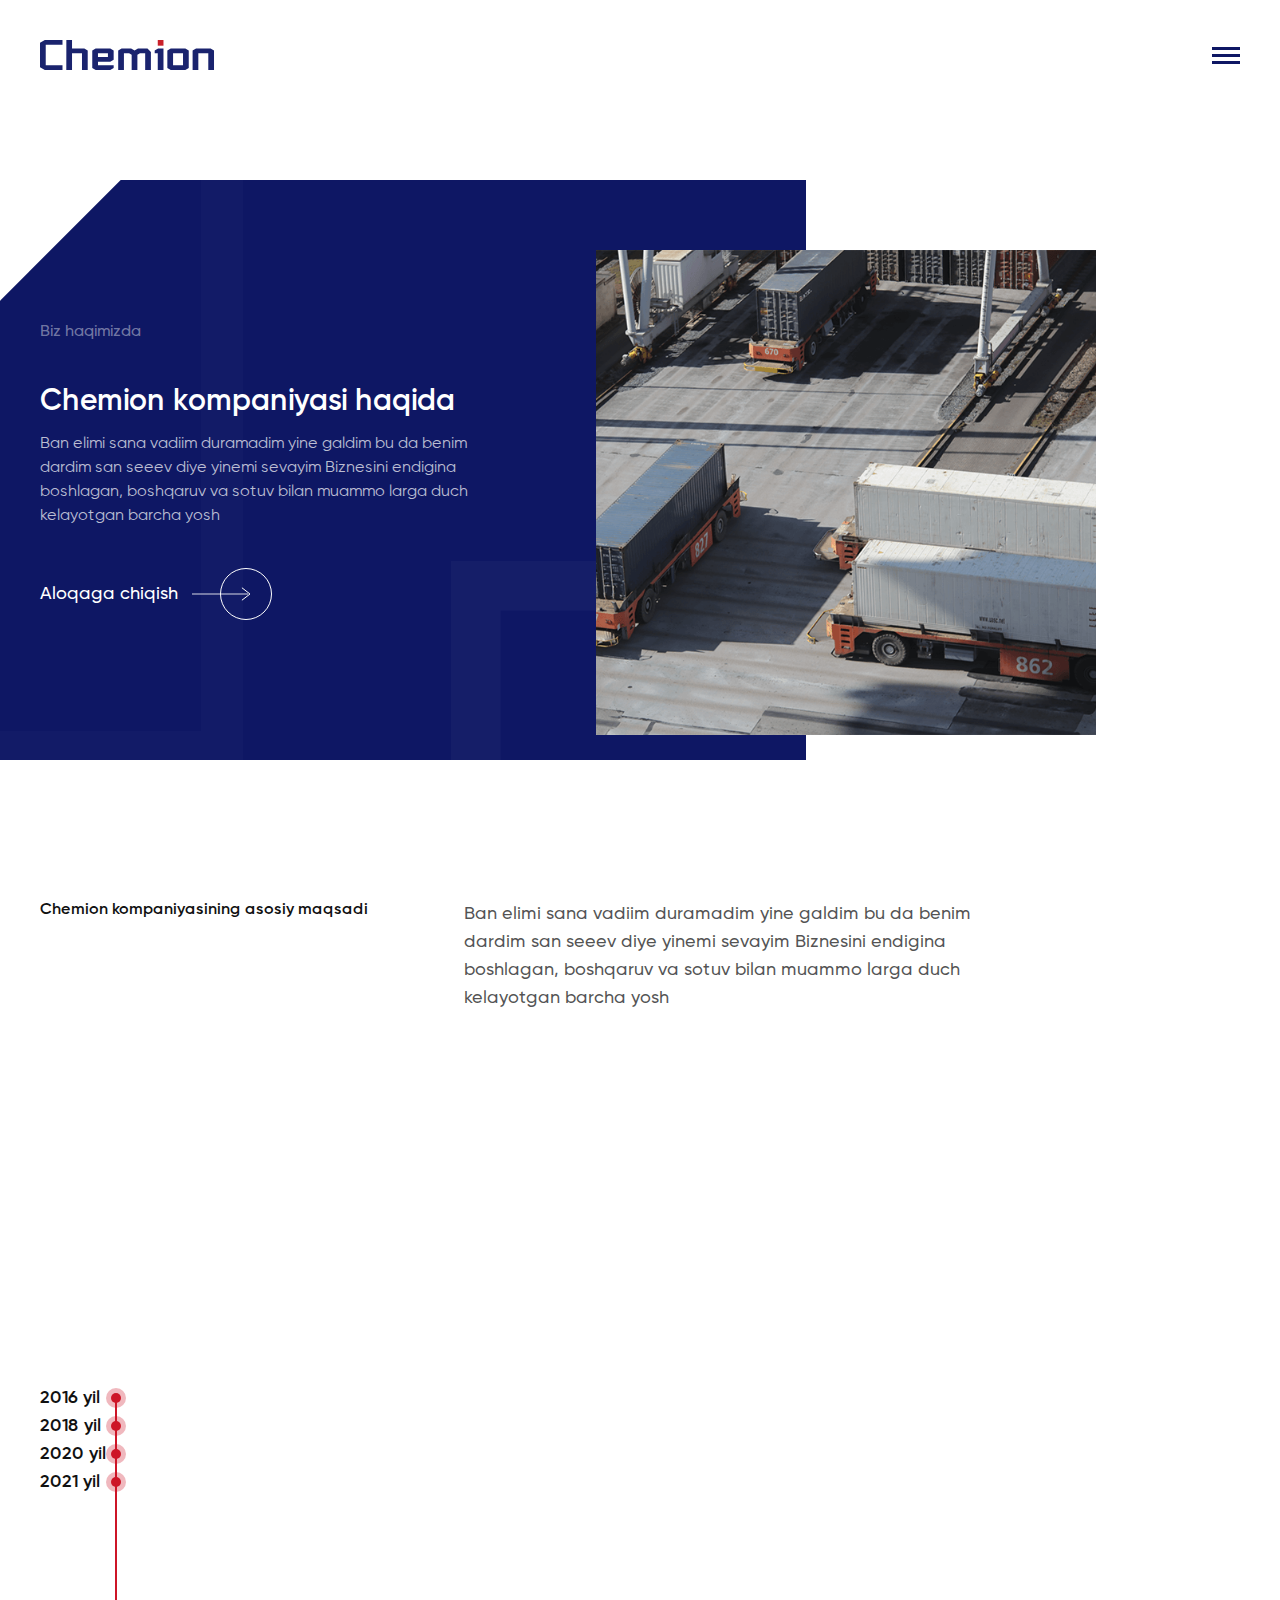
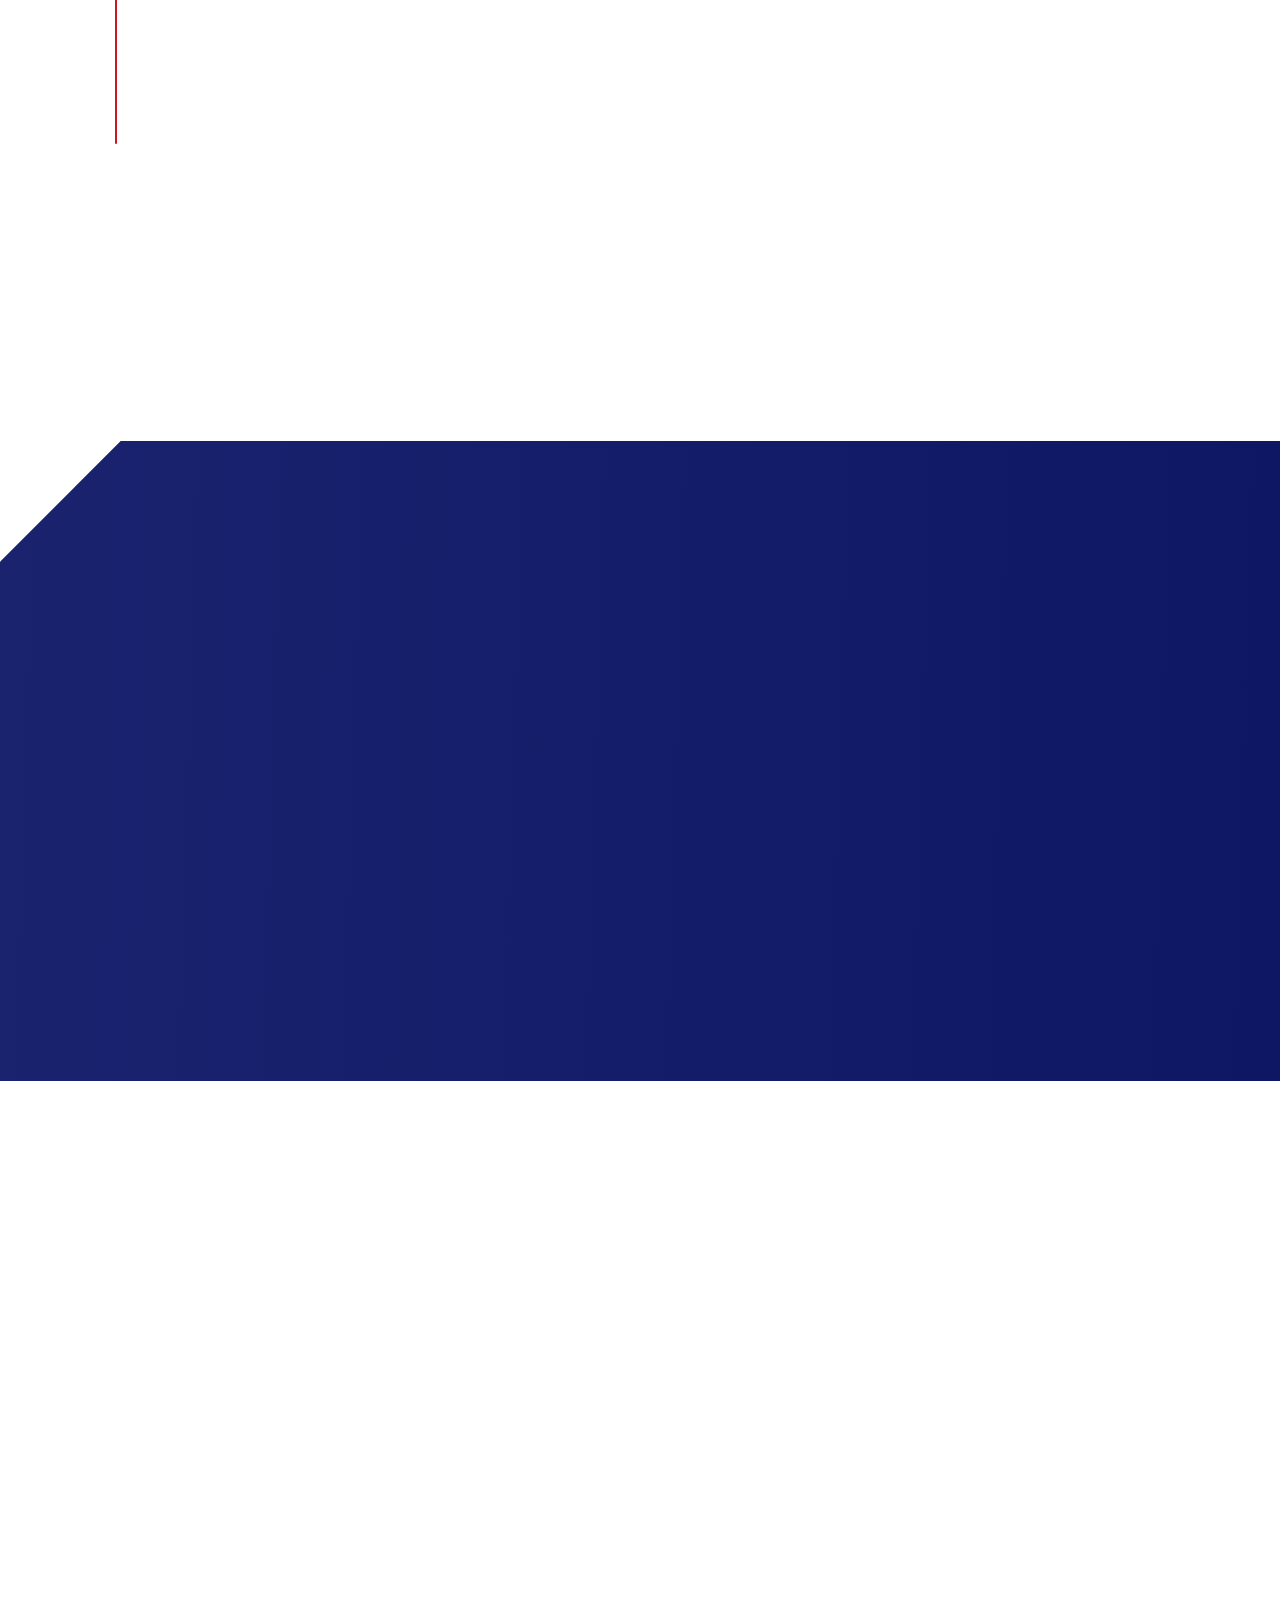
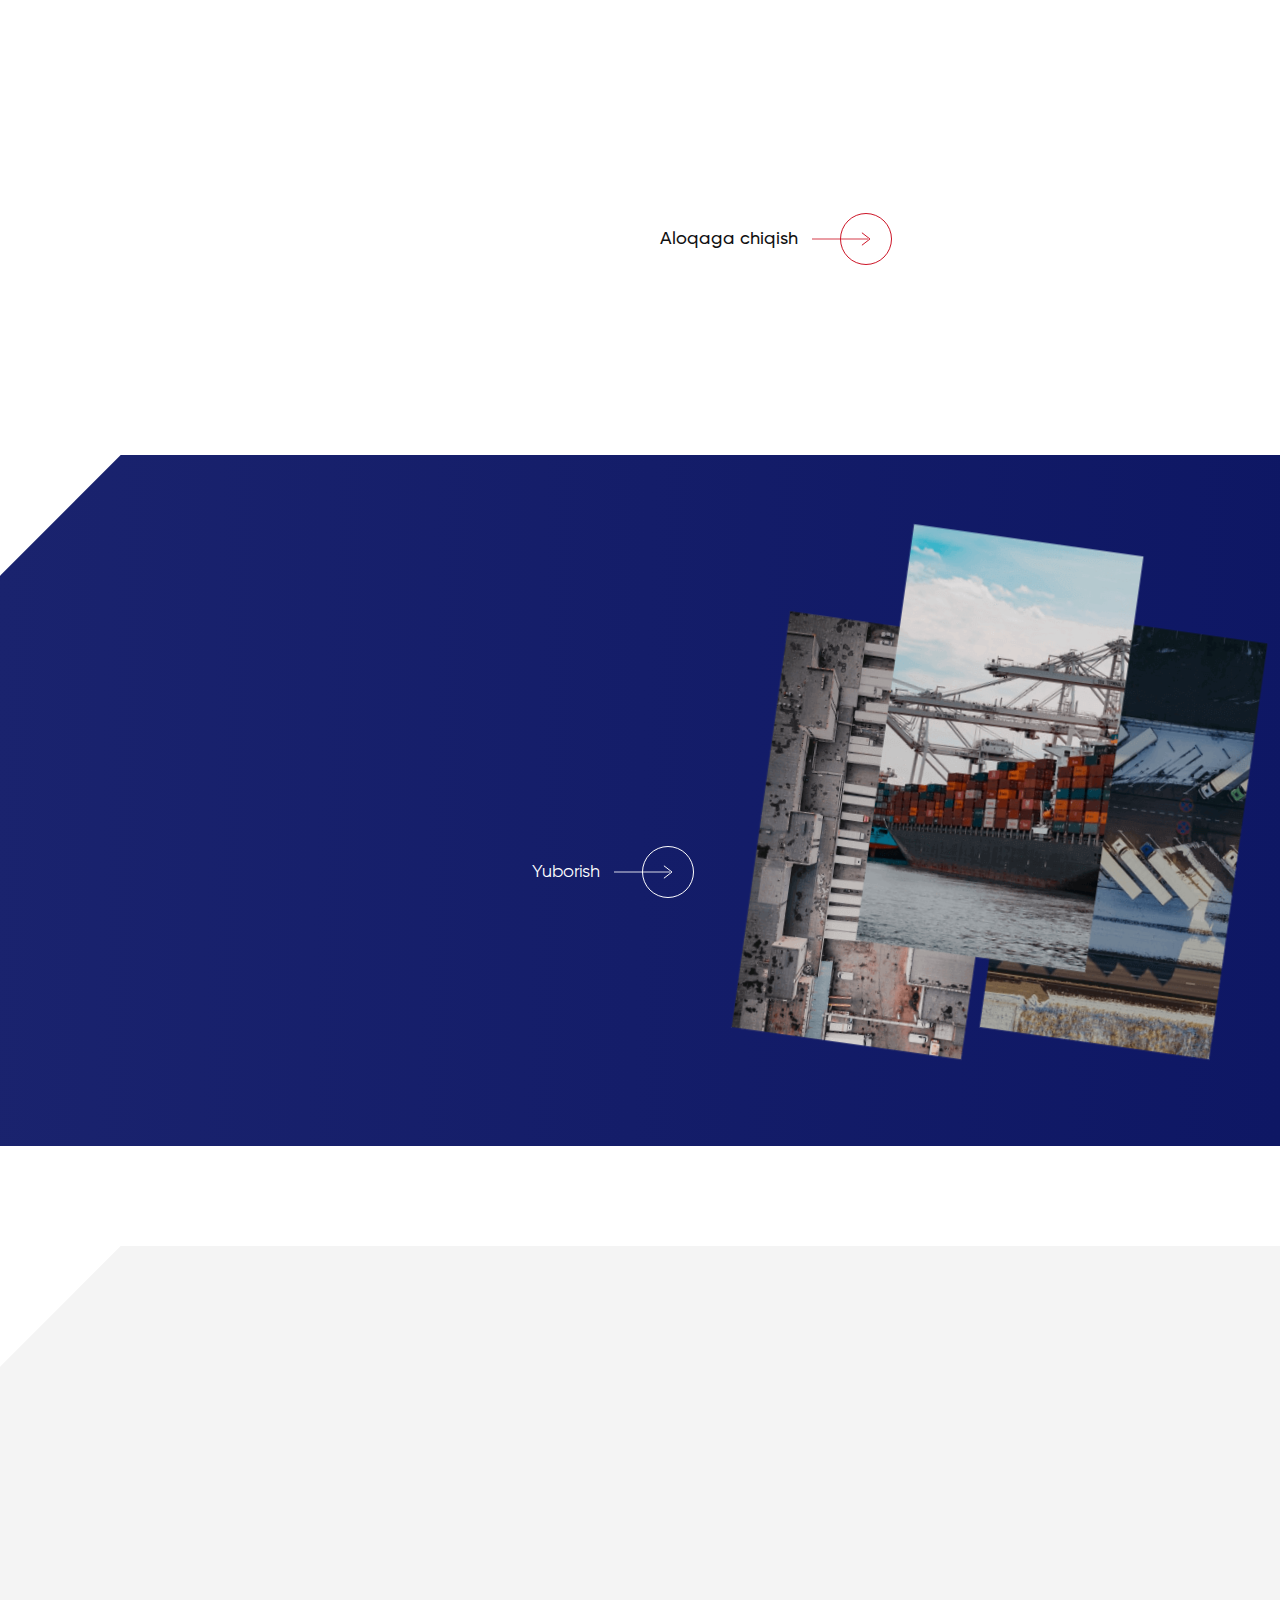
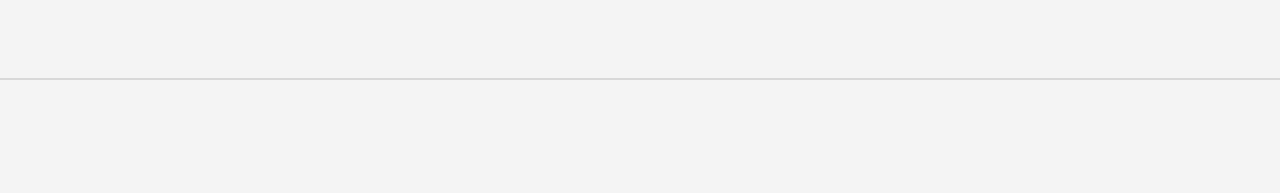
<file: layouts/about.html>
<!DOCTYPE html>
<html lang="en">
<head>
    <meta charset="UTF-8">
    <meta http-equiv="X-UA-Compatible" content="IE=edge" />
    <meta name="viewport" content="width=device-width, initial-scale=1.0" />
    <title>Chemion</title>
    
    <link rel="stylesheet" href="../assets/css/uikit.min.css" />
    <link rel="stylesheet" href="../assets/css/tailwind.css" />
    
    <link rel="stylesheet" href="../assets/sass/main.css">
    
</head>
<body>
    
    <div id="overlay" class="uk-position-fixed uk-width-1-1 uk-height-1-1 uk-position-top-left uk-flex uk-flex-center uk-flex-middle" style="background: rgba(17, 17, 17, 0.42); backdrop-filter: blur(32px); z-index: 999;">
        <div>
            <img class="anim-circle w-[233px]" src="../assets/img/svg/logo.svg" alt="logo">
        </div>
    </div>
    
    <div uk-sticky="show-on-up: true; animation: uk-animation-slide-top; sel-target: .main-header; cls-active: uk-navbar-sticky bg-[#fff]; cls-inactive: uk-navbar-transparent z-[9]; top: 200;" class="navbar">
        <header id="mainHeader" class="header main-header absolute top-0 left-0 w-full z-10 border-b border-[#fff] border-opacity-[0.06]">
            
            <div class="uk-container uk-container-large">
                <nav class="uk-flex uk-flex-middle py-[30px] sm:py-[40px] 2xl:py-[60px]" uk-grid>
                    
                    <div class="uk-navbar-left">
                        <div class="uk-flex-middle" uk-grid>
                            <div>
                                <a href="index.html">
                                    <img class="uk-animation-fade w-[150px] sm:w-[175px]" src="../assets/img/svg/logo.svg" alt="Logo">
                                </a>
                            </div>
                        </div>
                    </div>
                    
                    <div class="uk-navbar-right">
                        <div>  
                            <div class="text-[#1d1d1b]">
                                <a href="javascript:void(0);" uk-toggle="target: #offcanvas-flip" class="text-[#1d1d1b] hover-link">
                                    <img class="w-[28px] h-[17px]" src="../assets/img/svg/menu.svg" alt="menu">                                          
                                </a>
                            </div>
                            
                            <div id="offcanvas-flip" uk-offcanvas="flip: true; overlay: true">
                                <div class="uk-offcanvas-bar uk-padding-remove">
                                    
                                    <div class="uk-position-relative h-full w-full uk-padding-remove-bottom" uk-scrollspy="target: .animBottom; cls: uk-animation-slide-top-small; delay: 100;">
                                        
                                        <div class="sm:p-[30px] xl:p-[40px]">
                                            <div class="uk-padding uk-position-relative">
                                                <ul class="uk-grid-small uk-child-width-1-1 space-y-[25px]">
                                                    <li class="flex justify-end">
                                                        <button class="uk-offcanvas-close" type="button" uk-close>
                                                            <div class="border border-[#CD1527] rounded-full">
                                                                <img src="../assets/img/svg/add.svg" alt="close"> 
                                                            </div>                                     
                                                        </button>
                                                    </li>
                                                    <li>
                                                        <a href="about.html" class="text-[#000] hover-link-none nav-item active animBottom">Bosh sahifa</a>
                                                    </li>
                                                    <li>
                                                        <a href="about.html" class="text-[#000] hover-link-none nav-item animBottom">Biz haqimizda</a>
                                                    </li>
                                                    <li>
                                                        <a href="office.html" class="text-[#000] hover-link-none nav-item animBottom">Xalqaro savdo va xizmatlar</a>
                                                    </li>
                                                    <li>
                                                        <a href="services.html" class="text-[#000] hover-link-none nav-item animBottom">Xizmatlar</a>
                                                    </li>
                                                    <li>
                                                        <div class="flex items-center space-x-[20px] text-[#000]">
                                                            <a href="contact.html" class="nav-item-mini-link hover-link-none animBottom">Kontaktlar</a>
                                                            <a href="news.html" class="nav-item-mini-link hover-link-none animBottom">Yangiliklar</a>
                                                        </div>
                                                    </li>
                                                    <li>
                                                        <ul class="flex items-center space-x-[20px] nav-lang-links-wrapper pt-[30px]">
                                                            <li>
                                                                <a href="#" class="active animBottom hover-link-none">UZ</a>
                                                            </li>
                                                            <li>
                                                                <a href="#" class="animBottom hover-link-none">RU</a>
                                                            </li>
                                                            <li>
                                                                <a href="#" class="animBottom hover-link-none">EN</a>
                                                            </li>
                                                        </ul>
                                                    </li>
                                                </ul>
                                                <div class="uk-position-absolute right-[0px] bottom-[0px] nav-socials-wrapper">
                                                    <ul class="flex items-center uk-flex-column space-y-[14px] uk-padding">
                                                        <li class="animBottom">
                                                            <a href="#" class="w-[48px] h-[48px] flex items-center justify-center border border-[#1A236E] rounded-full">
                                                                <img src="../assets/img/svg/linkedin.svg" alt="linkin">                                                           
                                                            </a>
                                                        </li>
                                                        <li class="animBottom">
                                                            <a href="#" class="w-[48px] h-[48px] flex items-center justify-center border border-[#1A236E] rounded-full">
                                                                <img src="../assets/img/svg/facebook.svg" alt="facebook"> 
                                                            </a>
                                                        </li>
                                                        <li class="animBottom">
                                                            <a href="#" class="w-[48px] h-[48px] flex items-center justify-center border border-[#1A236E] rounded-full">
                                                                <img src="../assets/img/svg/telegram.svg" alt="telegram">                                                             
                                                            </a>
                                                        </li>
                                                    </ul>
                                                </div>
                                            </div>
                                        </div>
                                        
                                        <div class="nav-content-bottom p-[20px] md:p-[40px] border-[15px] border-[#1D2F45] mt-[100px] w-full animBottom">
                                            <div class="nav-content-bottom-wrapper uk-flex-middle justify-between" uk-grid>
                                                <div class="nav-content-bottom-context">
                                                    <h3 class="text-xl sm:text-[24px] 2xl:text-[28px] font-bold animBottom" style="color: #111; font-family: 'Gilroy';">
                                                        Biz bilan ishlash istagida bo’lsangiz biz bilan aloqaga chiqing.
                                                    </h3>
                                                    <div class="mt-[10px] animBottom">
                                                        <p class="text-opacity-[0.82]" style="color: #111;">
                                                            Bizdan sotib olgan mijozlarimiz har doim shunga ohshaga ashulalar eshitib yurishadi 2% chegirma doimiy mijozlarga.
                                                        </p>
                                                    </div>
                                                </div>
                                                <div class="w-[270px] flex uk-flex-right@m text-[#111] uk-animation-fade nav-content-contact-link">
                                                    <a href="#" class="text-lg 2xl:text-xl text-[#111] flex items-center hover-link-none group sm:mt-[20px] md:mt-[0]">
                                                        Aloqaga chiqish
                                                        <div class="group-hover:w-[15px] duration-500 w-[28px] ml-[14px] h-[2px] bg-[#CD1527] bg-opacity-[0.42]"></div>
                                                        <div class="absolute w-[52px] h-[52px] rounded-full border border-[#CD1527] flex items-center relative">
                                                            <div class="absolute left-[-15px] w-[28px] h-[2px] bg-[#CD1527] bg-opacity-[0.42] ml-[14px]" style="z-index: -1;"></div>
                                                            <div class="absolute left-[50%] translate-x-[-50%]">
                                                                <svg width="9" height="14" viewBox="0 0 9 14" fill="none" xmlns="http://www.w3.org/2000/svg">
                                                                    <path d="M0.638733 0.930176L8.47915 7.00018L0.638733 13.0702" stroke="#CD1527" stroke-miterlimit="10" stroke-linecap="round" stroke-linejoin="round"/>
                                                                </svg>                                                    
                                                            </div>
                                                        </div>
                                                    </a>
                                                </div>
                                            </div>
                                        </div>
                                        
                                    </div>
                                    
                                </div>
                            </div>
                        </div>
                    </div>
                    
                    
                </nav>
            </div>
            
        </header>
    </div>
    
    <section class="uk-section uk-padding-remove-vertical mt-[110px] sm:mt-[140px] xl:mt-[180px] relative uk-overflow-hidden about-main-section" uk-scrollspy="target: .animateBottom; cls: uk-animation-slide-bottom-medium; delay: 100; repeat: true">
        <div class="arrow-right rotate-[225deg] absolute left-[-20px] top-[-80px] uk-visible@l"></div>
        
        <div class="about-ractangle-img-wrapper absolute left-0 top-[-230px] lg:top-[-170px] uk-visible@m">
            <svg width="433" height="763" viewBox="0 0 433 763" fill="none" xmlns="http://www.w3.org/2000/svg">
                <rect opacity="0.02" x="-95" y="21" width="507" height="721" stroke="white" stroke-width="42"/>
            </svg>                
        </div>
        
        <div class="uk-grid-collapse" uk-grid>
            <div class="bg-[#0E1764] uk-padding uk-width-expand about-text-side-wrapper">
                <div class="left-1/2 top-1/2 absolute w-full -translate-y-1/2
                uk-container uk-container-large -translate-x-1/2">
                <div class="uk-flex-middle uk-container uk-container-large"  uk-grid>
                    
                    <div class="absolute about-ractagnel-bottom-img-wrapper uk-visible@s">
                        <svg width="649" height="" viewBox="0 0 549 312" fill="none" xmlns="http://www.w3.org/2000/svg">
                            <rect opacity="0.03" x="21" y="21" width="507" height="270" stroke="white" stroke-width="42"/>
                        </svg>                
                    </div>
                    
                    <div class="md:w-[400px] lg:w-[500px] about-main-content-wrapper">
                        <div class="uk-flex uk-flex-column">
                            <p class="text-[#fff] text-opacity-[0.42] font-500 animateBottom">Biz haqimizda</p>
                            <h1 class="heading-four text-[#fff] mt-[40px] animateBottom">
                                Chemion kompaniyasi
                                haqida
                            </h1>
                            <div class="mt-[12px]">
                                <p class="text-[#fff] font-400 text-opacity-[0.72] animateBottom">
                                    Ban elimi sana vadiim duramadim yine galdim bu da benim dardim san seeev diye yinemi sevayim Biznesini endigina boshlagan, boshqaruv va sotuv bilan muammo larga duch kelayotgan barcha yosh 
                                </p>
                            </div>
                            <div>
                                <div class="mt-[40px] text-[#fff] uk-display-inline-block">
                                    <div class="w-[230px] 2xl:w-[245px] flex uk-flex-right text-[#fff] uk-animation-fade">
                                        <a href="#" class="text-lg 2xl:text-xl text-[#fff] flex items-center hover-link-none group font-500">
                                            Aloqaga chiqish
                                            <div class="group-hover:w-[15px] duration-500 w-[28px] ml-[14px] h-[2px] bg-[#fff] bg-opacity-[0.42]"></div>
                                            <div class="absolute w-[52px] h-[52px] rounded-full border border-[#fff] flex items-center relative">
                                                <div class="absolute left-[-15px] w-[28px] h-[2px] bg-[#fff] bg-opacity-[0.42] ml-[14px]" style="z-index: -1;"></div>
                                                <div class="absolute left-[50%] translate-x-[-50%]">
                                                    <svg width="9" height="14" viewBox="0 0 9 14" fill="none" xmlns="http://www.w3.org/2000/svg">
                                                        <path d="M0.638733 0.930176L8.47915 7.00018L0.638733 13.0702" stroke="#fff" stroke-miterlimit="10" stroke-linecap="round" stroke-linejoin="round"/>
                                                    </svg>                                                    
                                                </div>
                                            </div>
                                        </a>
                                    </div>
                                </div>
                            </div>
                        </div>
                    </div>
                </div>
            </div>
        </div>
        
        <div class="pt-[70px] pb-[25px] w-[30%] xl:w-[37%] uk-visible@m">
            <div class="uk-container uk-container-large uk-position-relative ml-[-220px] about-main-img-wrapper">                        
                <div>
                    <img class="w-[627px] h-[608px] object-center" src="../assets/img/about/main-img.png" alt="main img">
                </div>
            </div>
        </div>
    </div>
</section>

<section class="uk-section" uk-scrollspy="target: .animateTop; cls: uk-animation-slide-bottom-medium;delay: 100">
    <div class="uk-container uk-container-large uk-margin-large-top">
        
        <div class="xl:w-[85%] about-goal-content-wrapper">
            <div class="uk-flex-between" uk-grid>
                <div class="md:w-[400px]">
                    <h2 class="text-[22px] sm:text-[26px] 2xl:text-[28px] text-[#111] font-600 animateTop" style="font-family: 'Gilroy';">
                        Chemion kompaniyasining
                        asosiy maqsadi
                    </h2>
                </div>
                
                <div class="uk-width-3-5@m">
                    <div class="uk-grid-small uk-child-width-1-1 lg:w-[90%]" uk-grid>
                        <p class="sm:text-lg 2xl:text-[20px] text-[#111] text-opacity-[0.72] font-500 animateTop">
                            Ban elimi sana vadiim duramadim yine galdim bu da benim dardim san seeev diye yinemi sevayim Biznesini endigina boshlagan, boshqaruv va sotuv bilan muammo larga duch kelayotgan barcha yosh 
                        </p>
                        <p class="sm:text-lg 2xl:text-[20px] text-[#111] text-opacity-[0.72] font-500 animateTop">
                            Ban elimi sana vadiim duramadim yine galdim bu da benim dardim san seeev diye yinemi sevayim Biznesini endigina boshlagan, boshqaruv va sotuv bilan muammo
                        </p>
                    </div>
                </div>
            </div>
        </div>
        
    </div>
</section>

<section class="uk-section uk-position-relative uk-overflow-hidden uk-overflow-hidden" uk-scrollspy="target: .animateBottom; cls: uk-animation-slide-bottom-medium;delay: 100;">     
    <div class="uk-container uk-container-large uk-margin-large-bottom">
        <div class="uk-flex-middle" uk-grid>
            <div class="uk-width-1-2@l uk-width-3-4@m">
                <div class="uk-flex uk-flex-column">
                    <h2 class="heading-second text-[#111] animateBottom">
                        Chemion kompaniyasi qanday qilib mana shu darajalarga erishdi?
                    </h2>
                </div>
            </div>
            
            
            <div class="uk-grid-match" uk-grid>
                <div class="uk-width-1-2@l">
                    <div uk-grid>
                        <div class="w-[135px] uk-visible@s">
                            <ul class="relative">
                                <li class="flex items-center w-full justify-between">
                                    <p class="text-[#111] font-600 text-lg 2xl:text-xl">2016 yil</p>
                                    <div class="p-[5px] flex items-center justify-center bg-[#CD1527] bg-opacity-[0.30] rounded-full">
                                        <div class="w-[10px] h-[10px] bg-[#CD1527] rounded-full"></div>
                                    </div>
                                </li>
                                <li class="flex items-center w-full justify-between mt-[90px]">
                                    <p class="text-[#111] font-600 text-lg 2xl:text-xl">2018 yil</p>
                                    <div class="p-[5px] flex items-center justify-center bg-[#CD1527] bg-opacity-[0.30] rounded-full">
                                        <div class="w-[10px] h-[10px] bg-[#CD1527] rounded-full"></div>
                                    </div>
                                </li>
                                <li class="flex items-center w-full justify-between mt-[90px]">
                                    <p class="text-[#111] font-600 text-lg 2xl:text-xl">2020 yil</p>
                                    <div class="p-[5px] flex items-center justify-center bg-[#CD1527] bg-opacity-[0.30] rounded-full">
                                        <div class="w-[10px] h-[10px] bg-[#CD1527] rounded-full"></div>
                                    </div>
                                </li>
                                <li class="flex items-center w-full justify-between mt-[90px]">
                                    <p class="text-[#111] font-600 text-lg 2xl:text-xl">2021 yil</p>
                                    <div class="p-[5px] flex items-center justify-center bg-[#CD1527] bg-opacity-[0.30] rounded-full">
                                        <div class="w-[10px] h-[10px] bg-[#CD1527] rounded-full"></div>
                                    </div>
                                </li>
                                <div class="absolute right-[9px] top-[10px]">
                                    <img src="../assets/img/svg/about-degree-line-img.svg" alt="line">
                                </div>
                            </ul>
                        </div>
                        <div class="uk-width-expand">
                            <ul class="uk-child-width-1-1 uk-grid-small lg:w-[90%]" uk-grid>
                                <li class="uk-hidden@s">
                                    <p class="text-[#111] font-600 text-[24px]">2016 yil</p>
                                </li>
                                <li class="sm:min-h-[100px] sm:max-h-[110px] uk-overflow-hidden">
                                    <p class="text-[#111] text-opacity-[0.72] sm:text-lg 2xl:text-xl font-500 animateBottom">
                                        O’g’it savdosi bilan shug’ullanish maqsadida Asl Agro kompaniyasi tashkil qilindi.
                                    </p>
                                </li>
                                <li class="uk-hidden@s">
                                    <p class="text-[#111] font-600 text-[24px]">2016 yil</p>
                                </li>
                                <li class="sm:min-h-[100px] sm:max-h-[110px] uk-overflow-hidden">
                                    <p class="text-[#111] text-opacity-[0.72] sm:text-lg 2xl:text-xl font-500 animateBottom">
                                        Eronning Mashxad shaxrida kompaniya ofisi ochildi. Polimerlar, Yuvish vositalari uchun xomashiyolar,
                                        qurilish mollari savdosi yo’lga qoyildi.
                                    </p>
                                </li>
                                <li class="uk-hidden@s">
                                    <p class="text-[#111] font-600 text-[24px]">2016 yil</p>
                                </li>
                                <li class="sm:min-h-[100px] sm:max-h-[110px] uk-overflow-hidden">
                                    <p class="text-[#111] text-opacity-[0.72] sm:text-lg 2xl:text-xl font-500 animateBottom">
                                        Janubiy Koreya ishlab chiqaruvchilari bilan hamkorlik boshlandi. Textil sohasi uchun xomashyolar savdosi yo’lga qoyildi. 
                                    </p>
                                </li>
                                <li class="uk-hidden@s">
                                    <p class="text-[#111] font-600 text-[24px]">2016 yil</p>
                                </li>
                                <li>
                                    <p class="text-[#111] text-opacity-[0.72] sm:text-lg 2xl:text-xl font-500 animateBottom">
                                        Kompaniyaning yangi strategiyasi ishlab chiqildi va kompaniya nomi CHEMION ga o’zgartirildi.
                                    </p>
                                    <p class="text-[#111] text-opacity-[0.72] sm:text-lg 2xl:text-xl font-500 mt-[22px] animateBottom">
                                        Janubiy Koreyaning Jeonju shaxrida kompaniyaning yana bir ofisi ochildi.
                                    </p>
                                </li>
                            </ul>
                        </div>
                    </div>
                </div>   
                
                <div class="uk-width-1-2 uk-visible@l" uk-scrollspy="cls: uk-animation-shake; target: .animShake; delay: 100; repeat: true">
                    <div class="uk-grid-small uk-position-relative" uk-grid>
                        <div class="absolute top-[-35px] left-[-33px]">
                            <img class="w-[474px] object-cover degree-img-1 animShake" src="../assets/img/about/degree-img-1.png" alt="">
                        </div>
                        <div class="absolute bottom-[-35px] left-[67px]">
                            <img class="w-[390px] object-cover degree-img-2 animShake" src="../assets/img/about/degree-img-2.png" alt="">
                        </div>
                        <div class="absolute right-0 top-[37px]">
                            <img class="w-[344px] object-cover degree-img-3 animShake" src="../assets/img/about/degree-img-3.png" alt="">
                        </div>
                    </div>
                </div> 
            </div>
            
        </div>
    </div>
    
</section>

<section class="uk-section uk-position-relative uk-overflow-hidden uk-position-relative digitals-section-wrapper uk-padding-remove-vertical">
    <div class="uk-container uk-container-large uk-padding-large">
        <div class="uk-padding-large uk-padding-remove-horizontal">
            <div class="md:w-[500px]">
                <h2 class="text-[#fff] heading-second" uk-scrollspy="cls: uk-animation-slide-bottom-medium; delay: 100; repeat: true">
                    Qadriyatlarimiz
                </h2>
            </div>
            
            <ul class="mt-[50px] uk-grid-large uk-child-width-1-4@m uk-child-width-1-2@s uk-flex-between" uk-grid uk-scrollspy="target: .animateBottom; cls: uk-animation-slide-bottom-medium;delay: 100">
                <li>
                    <div class="flex flex-col animateBottom">
                        <div>
                            <img class="w-[58px] h-[58px] " src="../assets/img/svg/box.svg" alt="box">
                        </div>
                        <div class="mt-[12px]">
                            <h3 class="heading-third text-[#fff]">Omonatdorlik</h3>
                        </div>
                        <div class="mt-[12px]">
                            <p class="text-[#fff] text-opacity-[0.72]">
                                Xalqaro miqiyosda kimyoviy xom- berish bilan shug‘ullanuvchi rivojlanayotgan, o‘zgaruvchan bozorlarga moslashuvchan va doimiy o‘sishni o‘z 
                            </p>
                        </div>
                    </div>
                </li>
                <li>
                    <div class="flex flex-col animateBottom">
                        <div>
                            <img class="w-[58px] h-[58px] " src="../assets/img/svg/box.svg" alt="box">
                        </div>
                        <div class="mt-[12px]">
                            <h3 class="heading-third text-[#fff]">Omonatdorlik</h3>
                        </div>
                        <div class="mt-[12px]">
                            <p class="text-[#fff] text-opacity-[0.72]">
                                Xalqaro miqiyosda kimyoviy xom- berish bilan shug‘ullanuvchi rivojlanayotgan, o‘zgaruvchan bozorlarga moslashuvchan va doimiy o‘sishni o‘z 
                            </p>
                        </div>
                    </div>
                </li>
                <li>
                    <div class="flex flex-col animateBottom">
                        <div>
                            <img class="w-[58px] h-[58px] " src="../assets/img/svg/box.svg" alt="box">
                        </div>
                        <div class="mt-[12px]">
                            <h3 class="heading-third text-[#fff]">Omonatdorlik</h3>
                        </div>
                        <div class="mt-[12px]">
                            <p class="text-[#fff] text-opacity-[0.72]">
                                Xalqaro miqiyosda kimyoviy xom- berish bilan shug‘ullanuvchi rivojlanayotgan, o‘zgaruvchan bozorlarga moslashuvchan va doimiy o‘sishni o‘z 
                            </p>
                        </div>
                    </div>
                </li>
                <li>
                    <div class="flex flex-col animateBottom">
                        <div>
                            <img class="w-[58px] h-[58px] " src="../assets/img/svg/box.svg" alt="box">
                        </div>
                        <div class="mt-[12px]">
                            <h3 class="heading-third text-[#fff]">Omonatdorlik</h3>
                        </div>
                        <div class="mt-[12px]">
                            <p class="text-[#fff] text-opacity-[0.72]">
                                Xalqaro miqiyosda kimyoviy xom- berish bilan shug‘ullanuvchi rivojlanayotgan, o‘zgaruvchan bozorlarga moslashuvchan va doimiy o‘sishni o‘z 
                            </p>
                        </div>
                    </div>
                </li>
            </ul>
        </div>
    </div>
    <div class="arrow-right rotate-[225deg] absolute left-[-20px] top-[-80px] uk-visible@l"></div>
    
    <div class="advantage-ractangle-img-wrapper absolute top-[-340px] right-[-220px] uk-visible@s" style="z-index: -1;">
        <img class="w-[600px] rotate-[90deg]" src="../assets/img/svg/triange-bottom.svg" alt="triangle">
    </div>
</section>

<section class="uk-section uk-position-relative uk-overflow-hidden">
    <div class="uk-container uk-container-large pt-[30px] pb-[30px] lg:pt-[70px] lg:pb-[60px] xl:pt-[140px] xl:pb-[120px]">
        <div class="uk-flex-middle" uk-grid>
            <div class="uk-width-1-2 uk-visible@l" uk-scrollspy="cls: uk-animation-shake; target: .animShake; delay: 100; repeat: true">
                <div class="uk-grid-small relative" uk-grid>
                    <div class="absolute top-[-30px] right-[80px]" style="z-index: 2;">
                        <img class="vod-img-3 w-[370px] object-cover animShake" src="../assets/img/about/vodorod-img-3.png" alt="">
                    </div>
                    <div class="absolute top-1/2 translate-y-[-50%] left-0" style="z-index: 3;">
                        <img class="vod-img-2 w-[324px] animShake" src="../assets/img/about/vodorod-img-2.png" alt="">
                    </div>
                    <div class="absolute bottom-[-30px] right-[30px]" style="z-index: 1;">
                        <img class="vod-img-1 w-[450px] object-cover animShake" src="../assets/img/about/vodorod-img-1.png" alt="">
                    </div>
                </div>
            </div>
            
            <div class="uk-width-1-2@l uk-width-3-4@m" uk-scrollspy="target: .animateBottom; cls: uk-animation-slide-bottom-medium;delay: 100">
                <div class="uk-flex uk-flex-column">
                    <h2 class="heading-second text-[#111] lg:w-[90%] animateBottom">
                        Hansol Chemical zavodidan olib kelinadigan havfli vodorod turi.
                    </h2>
                    <div class="mt-[22px]">
                        <p class="sm:text-xl 2xl:text-[20px] text-[#222] text-opacity-[0.72] font-500 lg:w-[90%] animateBottom">
                            Bu zavoddan olib kelinadigan perekis vodorodi hozirga qadar loihalarimizning eeeng muvofaqiyatlisi hissoblanadi. Chunki 
                            O’zbekiston tarixida hali hech kiqaysi kompaniya bu zavoddan 
                            vodorodning bu turini olib kelaolmagan
                        </p>
                    </div>
                    <div class="mt-[12px]">
                        <p class="sm:text-xl 2xl:text-[20px] text-[#222] text-opacity-[0.72] font-500 lg:w-[90%] animateBottom">
                            Chunki vodorodning bu turini import qilish hayot uchun havfli hissoblanadi. Ammo Chemion kompaniyasi buni yolini topdi va aynan shu vodorodni import qilishga erishaoldi. Hozirga qadar Chemion kompaniyasidan boshqa hali mahalliy kompaniyalardan hech biri bu natijaga erisha olmadi. 
                        </p>
                    </div>
                    <div>
                        <div class="mt-[40px] text-[#111] uk-display-inline-block">
                            <div class="w-[230px] 2xl:w-[245px] flex uk-flex-right text-[#111] uk-animation-fade">
                                <a href="#" class="text-lg 2xl:text-xl text-[#111] flex items-center hover-link-none group font-500">
                                    Aloqaga chiqish
                                    <div class="group-hover:w-[15px] duration-500 w-[28px] ml-[14px] h-[2px] bg-[#CD1527] bg-opacity-[0.42]"></div>
                                    <div class="absolute w-[52px] h-[52px] rounded-full border border-[#CD1527] flex items-center relative">
                                        <div class="absolute left-[-15px] w-[28px] h-[2px] bg-[#CD1527] bg-opacity-[0.42] ml-[14px]" style="z-index: -1;"></div>
                                        <div class="absolute left-[50%] translate-x-[-50%]">
                                            <svg width="9" height="14" viewBox="0 0 9 14" fill="none" xmlns="http://www.w3.org/2000/svg">
                                                <path d="M0.638733 0.930176L8.47915 7.00018L0.638733 13.0702" stroke="#CD1527" stroke-miterlimit="10" stroke-linecap="round" stroke-linejoin="round"/>
                                            </svg>                                                    
                                        </div>
                                    </div>
                                </a>
                            </div>
                        </div>
                    </div>
                </div>
            </div>
        </div>
    </div>
    
</section>

<section class="uk-section uk-position-relative uk-overflow-hidden uk-position-relative digitals-section-wrapper uk-padding-remove-vertical" uk-scrollspy="target: .animateBottom; cls: uk-animation-slide-bottom-medium;delay: 100">
    <div class="uk-container uk-container-large py-[30px] 2xl:py-[70px]">
        <div class="uk-flex-middle uk-flex-between uk-padding-large uk-padding-remove-horizontal" uk-grid>
            <div class="uk-width-expand@l uk-width-1-1@m">
                <form action="#" class="uk-child-width-1-1 uk-grid-medium" uk-grid>
                    <div class="uk-width-3-4@m uk-width-1-1@l">
                        <h2 class="heading-second text-[#fff] animateBottom">Biznesingizda xomashyo boyicha muammoingiz bo’lsa bizga murojat qilishingiz mumkin.</h2>
                        <p class="lg:w-[74%] text-[#fff] text-opacity-[0.72] mt-[12px] animateBottom">
                            Xalqaro miqiyosda kimyoviy xom-ashyolarni yetkazib berish bilan shug‘ullanuvchi rivojlanayotgan, o‘zgaruvchan bozorlarga moslashuvchan va doimiy 
                        </p>
                    </div>
                    <div class="uk-width-3-4@s uk-width-auto@m">
                        <div class="flex justify-space-between uk-grid-small mt-[6px]" uk-grid>
                            <div class="uk-width-expand@m animateBottom">
                                <div>
                                    <input class="form-input border focus:outline-none w-full rounded-[4px] h-[52px] px-[24px] bg-transparent text-[#fff]" type="text" placeholder="Muhammad Aziz">
                                </div>
                            </div>
                            <div class="uk-width-expand@m animateBottom">
                                <div class="lg:ml-[7px] mt-[6px] md:mt-[0]">
                                    <input class="form-input border focus:outline-none w-full rounded-[4px] h-[52px] px-[24px] bg-transparent text-[#fff]" type="text" placeholder="+9989X XXX XX XX"></input>
                                </div>
                            </div>
                            <div class="form-send-link w-[160px] 2xl:w-[200px] ml-[20px] 2xl:ml-0 flex uk-flex-right text-[#fff] uk-animation-fade">
                                <a href="#" class="text-lg 2xl:text-xl text-[#fff] flex items-center hover-link-none group">
                                    Yuborish
                                    <div class="group-hover:w-[15px] duration-500 w-[28px] ml-[14px] h-[2px] bg-[#fff] bg-opacity-[0.42]"></div>
                                    <div class="absolute w-[52px] h-[52px] rounded-full border border-[#fff] flex items-center relative">
                                        <div class="absolute left-[-15px] w-[28px] h-[2px] bg-[#fff] bg-opacity-[0.42] ml-[14px]" style="z-index: -1;"></div>
                                        <div class="absolute left-[50%] translate-x-[-50%]">
                                            <svg width="9" height="14" viewBox="0 0 9 14" fill="none" xmlns="http://www.w3.org/2000/svg">
                                                <path d="M0.638733 0.930176L8.47915 7.00018L0.638733 13.0702" stroke="white" stroke-miterlimit="10" stroke-linecap="round" stroke-linejoin="round"/>
                                            </svg>                                                    
                                        </div>
                                    </div>
                                </a>
                            </div>
                        </div>
                    </div>
                    <div>
                        <div class="flex md:items-end flex-col md:flex-row mt-[30px]">
                            <div class="text-[#fff] animateBottom">
                                <a href="#" class="heading-second text-[#fff] border-b border-[#fff] border-opacity-[0.42] py-[7px] hover-link-none hover:text-[#ffffffbb] duration-300">+998 97 404 40 04</a>
                            </div>
                            <div class="text-[#fff] animateBottom">
                                <div class="md:ml-[70px] md:mb-[5px] mt-[25px]">
                                    <a href="#" class="border-b border-[#fff] border-opacity-[0.42] py-[7px] text-[#fff] hover-link-none text-xl hover:text-[#ffffffbb] duration-300">
                                        chemion@gmail.com
                                    </a>
                                </div>
                            </div>
                        </div>
                    </div>
                </form>
            </div>
            
            <div class="xl:w-[44%] flex justify-end form-img-wrapper mt-[70px]">
                <div class="uk-grid-small uk-position-relative" uk-grid>
                    <div>
                        <img class="w-[233px] h-[421px] object-cover rotate-[8deg] form-img-1" src="../assets/img/main/matterial-img-2.png" alt="matterial">
                    </div>
                    <div>
                        <img class="w-[233px] h-[421px] object-cover rotate-[8deg] form-img-2" src="../assets/img/main/matterial-img-3.png" alt="matterial">
                    </div>
                    <div class="absolute top-[-87px] left-[50%] translate-x-[-50%]">
                        <img class="w-[233px] h-[421px] object-cover rotate-[8deg] form-img-3" src="../assets/img/main/matterial-img-1.png" alt="matterial">
                    </div>
                </div>
            </div>
        </div>
    </div>
    <div class="arrow-right rotate-[225deg] absolute left-[-20px] top-[-80px] uk-visible@l"></div>
</section>

<footer class="uk-section sm:mt-[100px] uk-position-relative uk-overflow-hidden uk-position-relative bg-[#f4f4f4] uk-padding-remove-vertical" uk-scrollspy="target: .animateBottom; cls: uk-animation-slide-bottom-small;delay: 100">
    
    <div class="absolute footer-ractangle-img-wrapper uk-visible@l animateBottom">
        <svg width="479" height="296" viewBox="0 0 479 296" fill="none" xmlns="http://www.w3.org/2000/svg">
            <rect opacity="0.04" x="21" y="21" width="479" height="254" stroke="#111111" stroke-width="42"/>
        </svg>                
    </div>
    
    <div class="uk-container uk-container-large uk-padding-large sm:pt-[100px]">
        <ul class="uk-flex-between uk-text-center uk-text-left@s pt-[30px] sm:pt-[0]" uk-grid>
            <li class="uk-width-1-3@l uk-width-1-2@s">
                <div>
                    <div class="uk-display-inline-block animateBottom">
                        <a href="index.html">
                            <img class="w-[179px]" src="../assets/img/svg/logo.svg" alt="logo">
                        </a>
                    </div>
                    <div class="mt-[45px]">
                        <div>
                            <h6 class="text-[#8796E9] text-base 2xl:text-lg font-600 animateBottom" style="font-family: 'Gilroy';">Biz qanday muammolarni yechamiz</h6>
                        </div>
                        <p class="2xl:text-lg text-opacity-[0.82] mt-[6px] animateBottom">
                            Ishlab chiqaruvchiga kerak bo’ladiga plomer homashiyolarni kerakli joyga o’z vaqtida sifati buzilamagan holda yetqazib berish bizning eng asosiy yechadigan.
                        </p>
                    </div>
                </div>
            </li>
            <li class="uk-width-1-6@l uk-width-1-5@m uk-width-1-3@s">
                <ul class="flex flex-col space-y-[12px]">
                    <li>
                        <h5 class="2xl:text-lg font-500 text-[#111] text-opacity-[0.42] animateBottom" style="font-family: 'Gilroy';">Web sayt</h5>
                    </li>
                    <li class="text-[#111] animateBottom">
                        <a class="text-[#111] font-500 hover-link-none sm:text-lg md:text-xl 2xl:text-[22px] line-animation" href="index.html">Bosh sahifa</a>
                    </li>
                    <li class="text-[#111] animateBottom">
                        <a class="text-[#111] font-500 hover-link-none sm:text-lg md:text-xl 2xl:text-[22px] line-animation" href="about.html">Biz haqimizda</a>
                    </li>
                    <li class="text-[#111] animateBottom">
                        <a class="text-[#111] font-500 hover-link-none sm:text-lg md:text-xl 2xl:text-[22px] line-animation" href="services.html">Xizmatlar</a>
                    </li>
                    <li class="text-[#111] animateBottom">
                        <a class="text-[#111] font-500 hover-link-none sm:text-lg md:text-xl 2xl:text-[22px] line-animation" href="office.html">Xalqaro savdo</a>
                    </li>
                    <li class="text-[#111] animateBottom">
                        <a class="text-[#111] font-500 hover-link-none sm:text-lg md:text-xl 2xl:text-[22px] line-animation" href="news.html">Yangiliklar</a>
                    </li>
                    <li class="text-[#111] animateBottom">
                        <a class="text-[#111] font-500 hover-link-none sm:text-lg md:text-xl 2xl:text-[22px] line-animation" href="contact.html">Kontaktlar</a>
                    </li>
                </ul>
            </li>
            <li class="uk-width-1-6@m uk-width-1-4@s">
                <ul class="flex flex-col space-y-[12px]">
                    <li>
                        <h5 class="2xl:text-lg font-500 text-[#111] text-opacity-[0.42] animateBottom" style="font-family: 'Gilroy';">Social media</h5>
                    </li>
                    <li class="text-[#111] animateBottom">
                        <a class="text-[#111] font-500 hover-link-none sm:text-lg md:text-xl 2xl:text-[22px] line-animation" href="#">Telegram</a>
                    </li>
                    <li class="text-[#111] animateBottom">
                        <a class="text-[#111] font-500 hover-link-none sm:text-lg md:text-xl 2xl:text-[22px] line-animation" href="#">Facebook</a>
                    </li>
                    <li class="text-[#111] animateBottom">
                        <a class="text-[#111] font-500 hover-link-none sm:text-lg md:text-xl 2xl:text-[22px] line-animation" href="#">LinkedIn</a>
                    </li>
                </ul>
            </li>
            <li class="uk-width-1-4@l uk-width-1-2@s">
                <ul class="flex flex-col space-y-[20px]">
                    <li>
                        <h5 class="2xl:text-lg font-500 text-[#111] text-opacity-[0.42] animateBottom" style="font-family: 'Gilroy';">Kontaktlar</h5>
                    </li>
                    <li class="text-[#111111bb] animateBottom">
                        <a class="text-[#111] font-500 duration-200 hover-link-none sm:text-lg md:text-xl 2xl:text-[22px]" href="#">Bu erga kompaniyaning manzili
                            yoziladi</a>
                        </li>
                        <li class="text-[#111111bb] animateBottom">
                            <a class="text-[#111] font-500 duration-200 hover-link-none sm:text-lg md:text-xl 2xl:text-[22px]" href="tel:+998974044004">+998 97 404 40 04</a>
                        </li>
                        <li class="text-[#111111bb] animateBottom">
                            <a class="text-[#111] font-500 duration-200 hover-link-none sm:text-lg md:text-xl 2xl:text-[22px]" href="mailto:chemion@gmail.com">chemion@gmail.com</a>
                        </li>
                    </ul>
                </li>
            </ul>
        </div>
        <div class="border-t-2 border-[#111] border-opacity-[0.12]" uk-scrollspy="cls: uk-animation-fade; target: .animFade; delay: 100;">
            <div class="uk-container uk-container-large">
                <ul class="uk-flex-middle uk-flex-between@s uk-text-center uk-text-left@s uk-padding uk-padding-remove-horizontal uk-child-width-1-1 uk-child-width-auto@s" uk-grid>
                    <li>
                        <p class="text-sm sm:text-base 2xl:text-lg text-[#111] text-opacity-[0.72] animFade">
                            © Chemion Barcha huqular himoyalangan
                        </p>
                    </li>
                    <li>
                        <div class="uk-display-inline-block animFade">
                            <a href="https://mount.uz">
                                <img class="w-[100px] object-cover" src="../assets/img/svg/mount-logo.svg" alt="Mountain">
                            </a>
                        </div>
                    </li>
                </ul>
            </div>
        </div>
        <div class="arrow-right rotate-[225deg] absolute left-[-20px] top-[-80px] uk-visible@l"></div>
    </footer>
    
    <script src="../assets/js/uikit.min.js"></script>
    
    <script src="../assets/js/main.js"></script>
    
</body>
</html>
</file>
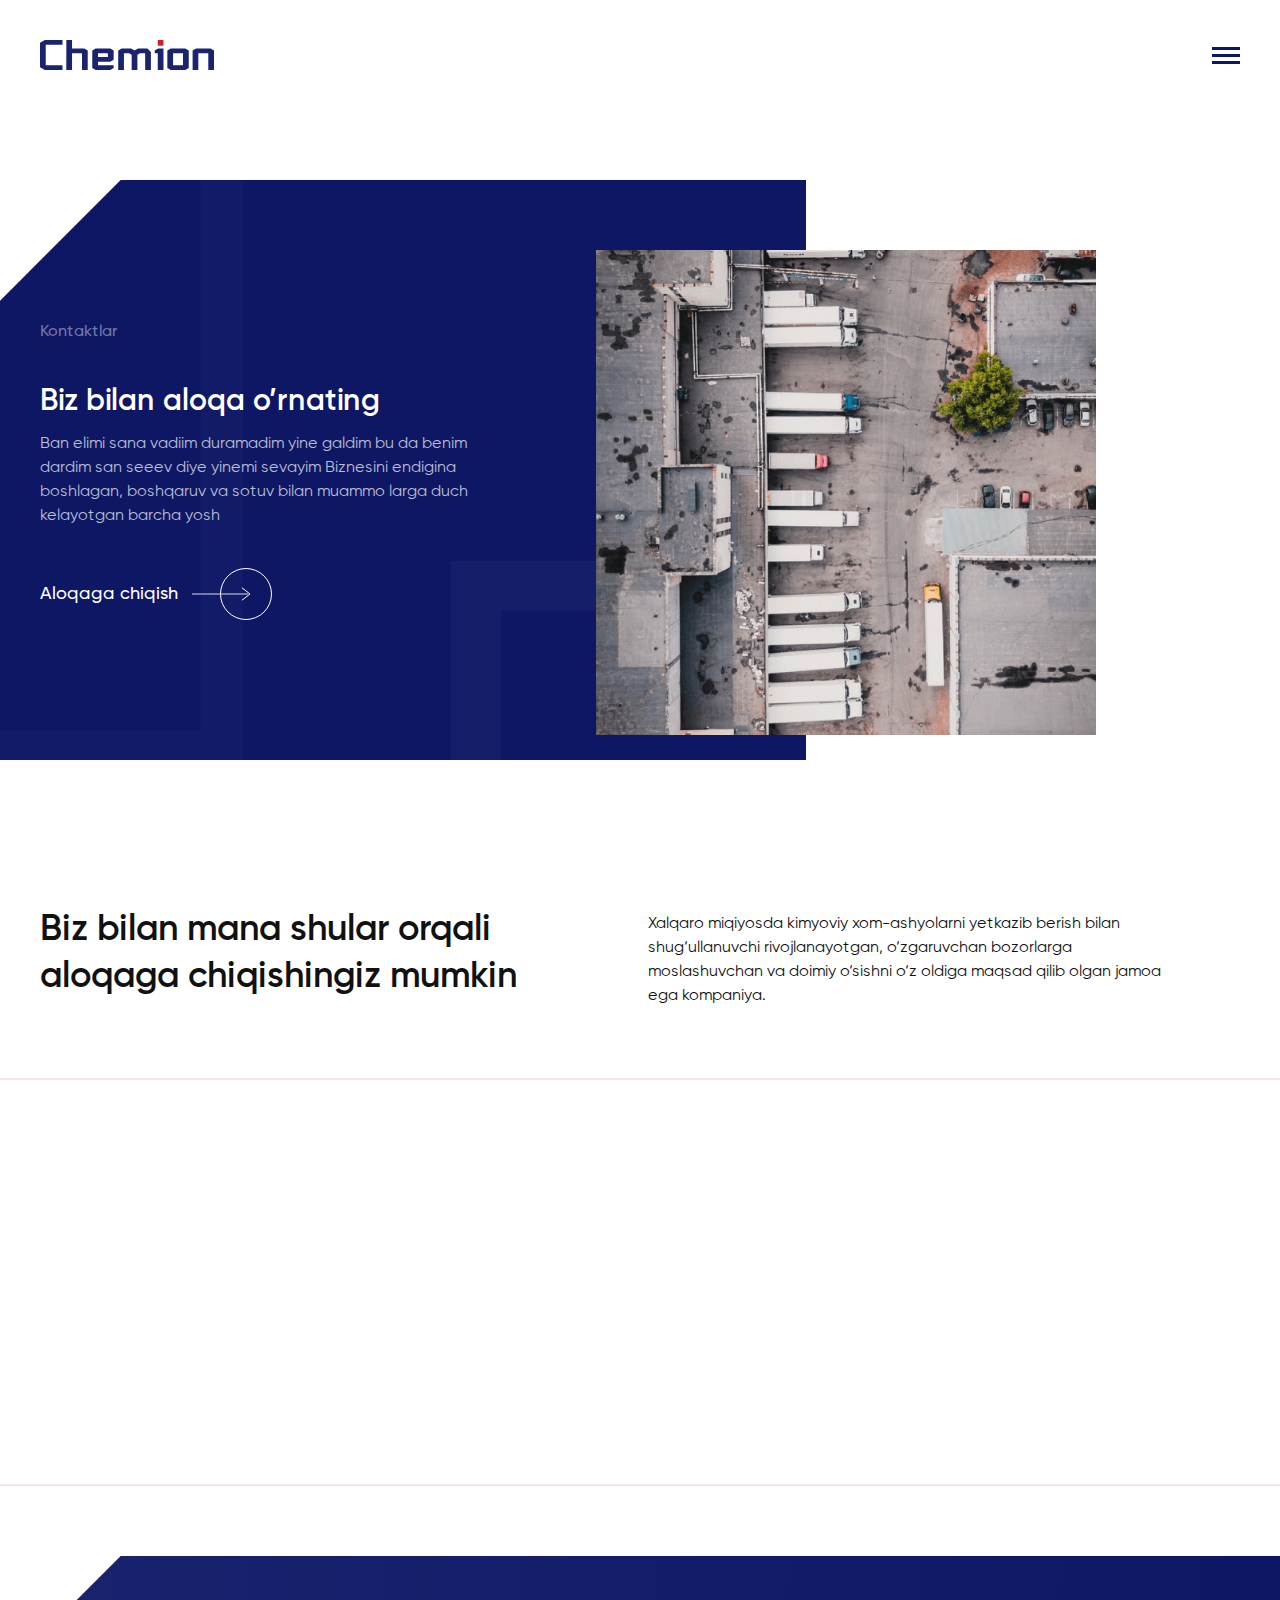
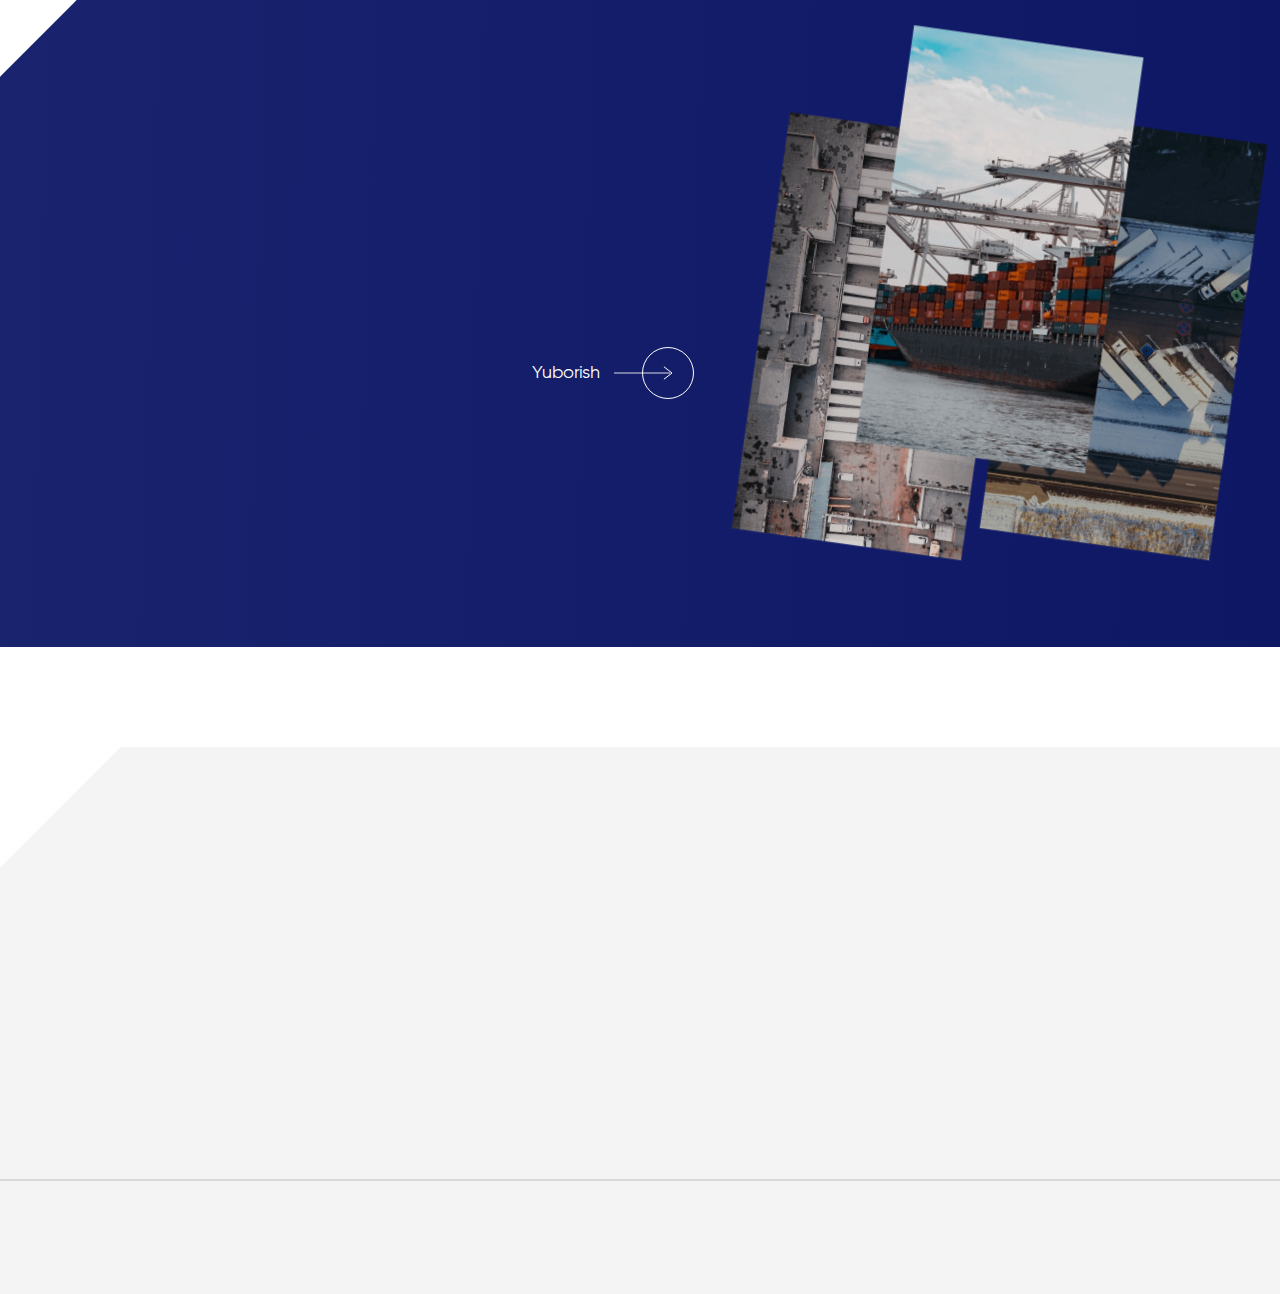
<file: layouts/contact.html>
<!DOCTYPE html>
<html lang="en">
<head>
    <meta charset="UTF-8">
    <meta http-equiv="X-UA-Compatible" content="IE=edge" />
    <meta name="viewport" content="width=device-width, initial-scale=1.0" />
    <title>Chemion</title>
    
    <link rel="stylesheet" href="../assets/css/uikit.min.css" />
    <link rel="stylesheet" href="../assets/css/tailwind.css" />
    
    <link rel="stylesheet" href="../assets/sass/main.css">
    
</head>
<body>
    
    <div id="overlay" class="uk-position-fixed uk-width-1-1 uk-height-1-1 uk-position-top-left uk-flex uk-flex-center uk-flex-middle" style="background: rgba(17, 17, 17, 0.42); backdrop-filter: blur(32px); z-index: 999;">
        <div>
            <img class="anim-circle w-[233px]" src="../assets/img/svg/logo.svg" alt="logo">
        </div>
    </div>
    
    <div uk-sticky="show-on-up: true; animation: uk-animation-slide-top; sel-target: .main-header; cls-active: uk-navbar-sticky bg-[#fff]; cls-inactive: uk-navbar-transparent z-[9]; top: 200;" class="navbar">
        <header id="mainHeader" class="header main-header absolute top-0 left-0 w-full z-10 border-b border-[#fff] border-opacity-[0.06]">
            
            <div class="uk-container uk-container-large">
                <nav class="uk-flex uk-flex-middle py-[30px] sm:py-[40px] 2xl:py-[60px]" uk-grid>
                    
                    <div class="uk-navbar-left">
                        <div class="uk-flex-middle" uk-grid>
                            <div>
                                <a href="index.html">
                                    <img class="uk-animation-fade w-[150px] sm:w-[175px]" src="../assets/img/svg/logo.svg" alt="Logo">
                                </a>
                            </div>
                        </div>
                    </div>
                    
                    <div class="uk-navbar-right">
                        <div>  
                            <div class="text-[#1d1d1b]">
                                <a href="javascript:void(0);" uk-toggle="target: #offcanvas-flip" class="text-[#1d1d1b] hover-link">
                                    <img class="w-[28px] h-[17px]" src="../assets/img/svg/menu.svg" alt="menu">                                          
                                </a>
                            </div>
                            
                            <div id="offcanvas-flip" uk-offcanvas="flip: true; overlay: true">
                                <div class="uk-offcanvas-bar uk-padding-remove">
                                    
                                    <div class="uk-position-relative h-full w-full uk-padding-remove-bottom" uk-scrollspy="target: .animBottom; cls: uk-animation-slide-top-small; delay: 100;">
                                        
                                        <div class="sm:p-[30px] xl:p-[40px]">
                                            <div class="uk-padding uk-position-relative">
                                                <ul class="uk-grid-small uk-child-width-1-1 space-y-[25px]">
                                                    <li class="flex justify-end">
                                                        <button class="uk-offcanvas-close" type="button" uk-close>
                                                            <div class="border border-[#CD1527] rounded-full">
                                                                <img src="../assets/img/svg/add.svg" alt="close"> 
                                                            </div>                                     
                                                        </button>
                                                    </li>
                                                    <li>
                                                        <a href="about.html" class="text-[#000] hover-link-none nav-item active animBottom">Bosh sahifa</a>
                                                    </li>
                                                    <li>
                                                        <a href="about.html" class="text-[#000] hover-link-none nav-item animBottom">Biz haqimizda</a>
                                                    </li>
                                                    <li>
                                                        <a href="office.html" class="text-[#000] hover-link-none nav-item animBottom">Xalqaro savdo va xizmatlar</a>
                                                    </li>
                                                    <li>
                                                        <a href="services.html" class="text-[#000] hover-link-none nav-item animBottom">Xizmatlar</a>
                                                    </li>
                                                    <li>
                                                        <div class="flex items-center space-x-[20px] text-[#000]">
                                                            <a href="contact.html" class="nav-item-mini-link hover-link-none animBottom">Kontaktlar</a>
                                                            <a href="news.html" class="nav-item-mini-link hover-link-none animBottom">Yangiliklar</a>
                                                        </div>
                                                    </li>
                                                    <li>
                                                        <ul class="flex items-center space-x-[20px] nav-lang-links-wrapper pt-[30px]">
                                                            <li>
                                                                <a href="#" class="active animBottom hover-link-none">UZ</a>
                                                            </li>
                                                            <li>
                                                                <a href="#" class="animBottom hover-link-none">RU</a>
                                                            </li>
                                                            <li>
                                                                <a href="#" class="animBottom hover-link-none">EN</a>
                                                            </li>
                                                        </ul>
                                                    </li>
                                                </ul>
                                                <div class="uk-position-absolute right-[0px] bottom-[0px] nav-socials-wrapper">
                                                    <ul class="flex items-center uk-flex-column space-y-[14px] uk-padding">
                                                        <li class="animBottom">
                                                            <a href="#" class="w-[48px] h-[48px] flex items-center justify-center border border-[#1A236E] rounded-full">
                                                               <img src="../assets/img/svg/linkedin.svg" alt="linkin">                                                           
                                                            </a>
                                                        </li>
                                                        <li class="animBottom">
                                                            <a href="#" class="w-[48px] h-[48px] flex items-center justify-center border border-[#1A236E] rounded-full">
                                                                <img src="../assets/img/svg/facebook.svg" alt="facebook"> 
                                                            </a>
                                                        </li>
                                                        <li class="animBottom">
                                                            <a href="#" class="w-[48px] h-[48px] flex items-center justify-center border border-[#1A236E] rounded-full">
                                                                <img src="../assets/img/svg/telegram.svg" alt="telegram">                                                             
                                                            </a>
                                                        </li>
                                                    </ul>
                                                </div>
                                            </div>
                                        </div>
                                        
                                        <div class="nav-content-bottom p-[20px] md:p-[40px] border-[15px] border-[#1D2F45] mt-[100px] w-full animBottom">
                                            <div class="nav-content-bottom-wrapper uk-flex-middle justify-between" uk-grid>
                                                <div class="nav-content-bottom-context">
                                                    <h3 class="text-xl sm:text-[24px] 2xl:text-[28px] font-bold animBottom" style="color: #111; font-family: 'Gilroy';">
                                                        Biz bilan ishlash istagida bo’lsangiz biz bilan aloqaga chiqing.
                                                    </h3>
                                                    <div class="mt-[10px] animBottom">
                                                        <p class="text-opacity-[0.82]" style="color: #111;">
                                                            Bizdan sotib olgan mijozlarimiz har doim shunga ohshaga ashulalar eshitib yurishadi 2% chegirma doimiy mijozlarga.
                                                        </p>
                                                    </div>
                                                </div>
                                                <div class="w-[270px] flex uk-flex-right@m text-[#111] uk-animation-fade nav-content-contact-link">
                                                    <a href="#" class="text-lg 2xl:text-xl text-[#111] flex items-center hover-link-none group sm:mt-[20px] md:mt-[0]">
                                                        Aloqaga chiqish
                                                        <div class="group-hover:w-[15px] duration-500 w-[28px] ml-[14px] h-[2px] bg-[#CD1527] bg-opacity-[0.42]"></div>
                                                        <div class="absolute w-[52px] h-[52px] rounded-full border border-[#CD1527] flex items-center relative">
                                                            <div class="absolute left-[-15px] w-[28px] h-[2px] bg-[#CD1527] bg-opacity-[0.42] ml-[14px]" style="z-index: -1;"></div>
                                                            <div class="absolute left-[50%] translate-x-[-50%]">
                                                                <svg width="9" height="14" viewBox="0 0 9 14" fill="none" xmlns="http://www.w3.org/2000/svg">
                                                                    <path d="M0.638733 0.930176L8.47915 7.00018L0.638733 13.0702" stroke="#CD1527" stroke-miterlimit="10" stroke-linecap="round" stroke-linejoin="round"/>
                                                                </svg>                                                    
                                                            </div>
                                                        </div>
                                                    </a>
                                                </div>
                                            </div>
                                        </div>
                                        
                                    </div>
                                    
                                </div>
                            </div>
                        </div>
                    </div>
                    
                    
                </nav>
            </div>
            
        </header>
    </div>
    
    <section class="uk-section uk-padding-remove-vertical mt-[110px] sm:mt-[140px] xl:mt-[180px] relative uk-overflow-hidden about-main-section" uk-scrollspy="target: .animateBottom; cls: uk-animation-slide-bottom-medium;delay: 100; repeat: true">
        <div class="arrow-right rotate-[225deg] absolute left-[-20px] top-[-80px] uk-visible@l"></div>
        
        <div class="about-ractangle-img-wrapper absolute left-0 top-[-230px] lg:top-[-170px] uk-visible@m">
            <svg width="433" height="763" viewBox="0 0 433 763" fill="none" xmlns="http://www.w3.org/2000/svg">
                <rect opacity="0.02" x="-95" y="21" width="507" height="721" stroke="white" stroke-width="42"/>
            </svg>                
        </div>
        
        <div class="uk-grid-collapse" uk-grid>
            <div class="bg-[#0E1764] uk-padding uk-width-expand about-text-side-wrapper">
                <div class="left-1/2 top-1/2 absolute w-full -translate-y-1/2
                uk-container uk-container-large -translate-x-1/2">
                <div class="uk-flex-middle uk-container uk-container-large"  uk-grid>
                    
                    <div class="absolute about-ractagnel-bottom-img-wrapper uk-visible@s">
                        <svg width="649" height="" viewBox="0 0 549 312" fill="none" xmlns="http://www.w3.org/2000/svg">
                            <rect opacity="0.03" x="21" y="21" width="507" height="270" stroke="white" stroke-width="42"/>
                        </svg>                
                    </div>
                    
                    <div class="md:w-[400px] lg:w-[500px] about-main-content-wrapper">
                        <div class="uk-flex uk-flex-column">
                            <p class="text-[#fff] text-opacity-[0.42] font-500 animateBottom">Kontaktlar</p>
                            <h1 class="heading-four text-[#fff] mt-[40px] animateBottom">
                                Biz bilan aloqa o’rnating
                            </h1>
                            <div class="mt-[12px]">
                                <p class="text-[#fff] font-400 text-opacity-[0.72] animateBottom">
                                    Ban elimi sana vadiim duramadim yine galdim bu da benim dardim san seeev diye yinemi sevayim Biznesini endigina boshlagan, boshqaruv va sotuv bilan muammo larga duch kelayotgan barcha yosh 
                                </p>
                            </div>
                            <div>
                                <div class="mt-[40px] text-[#fff] uk-display-inline-block">
                                    <div class="w-[230px] 2xl:w-[245px] flex uk-flex-right text-[#fff] uk-animation-fade">
                                        <a href="#" class="text-lg 2xl:text-xl text-[#fff] flex items-center hover-link-none group font-500">
                                            Aloqaga chiqish
                                            <div class="group-hover:w-[15px] duration-500 w-[28px] ml-[14px] h-[2px] bg-[#fff] bg-opacity-[0.42]"></div>
                                            <div class="absolute w-[52px] h-[52px] rounded-full border border-[#fff] flex items-center relative">
                                                <div class="absolute left-[-15px] w-[28px] h-[2px] bg-[#fff] bg-opacity-[0.42] ml-[14px]" style="z-index: -1;"></div>
                                                <div class="absolute left-[50%] translate-x-[-50%]">
                                                    <svg width="9" height="14" viewBox="0 0 9 14" fill="none" xmlns="http://www.w3.org/2000/svg">
                                                        <path d="M0.638733 0.930176L8.47915 7.00018L0.638733 13.0702" stroke="#fff" stroke-miterlimit="10" stroke-linecap="round" stroke-linejoin="round"/>
                                                    </svg>                                                    
                                                </div>
                                            </div>
                                        </a>
                                    </div>
                                </div>
                            </div>
                        </div>
                    </div>
                </div>
            </div>
        </div>
        
        <div class="pt-[70px] pb-[25px] w-[30%] xl:w-[37%] uk-visible@m">
            <div class="uk-container uk-container-large uk-position-relative ml-[-220px] about-main-img-wrapper">                        
                <div>
                    <img class="w-[627px] h-[608px] object-center" src="../assets/img/contact/main-img.png" alt="main img">
                </div>
            </div>
        </div>
    </div>
</section>

<section class="uk-section uk-position-relative uk-overflow-hidden uk-overflow-hidden">     
    <div class="uk-container uk-container-large uk-margin-large-bottom uk-margin-large-top">
        <div class="uk-flex-middle" uk-grid>
            <div class="">
                <div class="uk-flex uk-child-width-1-2@l uk-flex-middle uk-grid-small" uk-grid>
                    <div>
                        <h2 class="heading-second text-[#111] uk-width-3-4@s uk-width-3-5@m uk-width-1-1@l">
                            Biz bilan mana shular orqali aloqaga chiqishingiz mumkin
                        </h2>
                    </div>
                    <div>
                        <p class="mt-[12px] text-[#111] lg:w-[87%]">
                            Xalqaro miqiyosda kimyoviy xom-ashyolarni yetkazib berish bilan shug‘ullanuvchi rivojlanayotgan, o‘zgaruvchan bozorlarga moslashuvchan va doimiy o‘sishni o‘z oldiga maqsad qilib olgan jamoa ega kompaniya.
                        </p>
                    </div>
                </div>
            </div>
            
        </div>
    </div>
    
    <div class="border-t-2 border-b-2 border-[#CD1527] border-opacity-[0.12] uk-padding uk-padding-remove-horizontal">
        <div class="uk-container uk-container-large">
            <div>
                <ul class="uk-child-width-1-3@l uk-child-width-1-2@s uk-grid-small uk-grid-match" uk-grid>
                    <li class="max-h-[400px] uk-overflow-hidden" uk-parallax="x: -200,0; opacity: 0,1; viewport: 0.5;">
                        <div class="border-2 border-[#CD1527] border-opacity-[0.04] bg-[#f9f9f9]">
                            <div class="uk-padding uk-child-width-1-1 uk-grid-medium" uk-grid>
                                <div class="uk-flex uk-flex-middle">
                                    <div>
                                        <img class="w-[36px] h-[36px] object-cover" src="../assets/img/contact/uzbek-flag.png" alt="flag" loading="lazy">
                                    </div>
                                    <p class="ml-[12px] text-[#111] text-opacity-[0.56] font-600 text-[18px] sm:text-[20px] 2xl:text-[24px]">Uzbekistan</p>
                                </div>
                                <div class="flex flex-col text-[#111111bb]">
                                    <label class="text-[#111] text-opacity-[0.56] font-600 text-[18px] sm:text-[20px] 2xl:text-[24px]">Telefon raqamingiz</label>
                                    <a class="text-[#111] font-600 text-[24px] xl:text-[28px] hover-link-none duration-300" href="tel:+998974044004">
                                        +998 97 404 40 04
                                    </a>
                                </div>
                                <div class="flex flex-col text-[#111111bb]">
                                    <label class="text-[#111] text-opacity-[0.56] font-600 text-[18px] sm:text-[20px] 2xl:text-[24px]">Telefon raqamingiz</label>
                                    <a class="text-[#111] font-600 text-[24px] xl:text-[28px] 2xl:text-[34px] hover-link-none duration-300" href="mailto:chemion@gmail.com">
                                        chemion@gmail.com
                                    </a>
                                </div>
                            </div>
                        </div>
                    </li>
                    <li class="max-h-[400px] uk-overflow-hidden" uk-parallax="y: -100,0; opacity: 0,1; scale: 1.5,1; viewport: 0.5;">
                        <div class="border-2 border-[#CD1527] border-opacity-[0.04] bg-[#f9f9f9]">
                            <div class="uk-padding uk-child-width-1-1 uk-grid-medium" uk-grid>
                                <div class="uk-flex uk-flex-middle">
                                    <div>
                                        <img class="w-[36px] h-[36px] object-cover" src="../assets/img/contact/korean-flag.png" alt="flag" loading="lazy">
                                    </div>
                                    <p class="ml-[12px] text-[#111] text-opacity-[0.56] font-600 text-[18px] sm:text-[20px] 2xl:text-[24px]">Korea</p>
                                </div>
                                <div class="flex flex-col text-[#111111bb]">
                                    <label class="text-[#111] text-opacity-[0.56] font-600 text-[18px] sm:text-[20px] 2xl:text-[24px]">Telefon raqamingiz</label>
                                    <a class="text-[#111] font-600 text-[24px] xl:text-[28px] hover-link-none duration-300" href="tel:+8223182116">
                                        +82 2 318-21-16
                                    </a>
                                </div>
                                <div class="flex flex-col text-[#111111bb]">
                                    <label class="text-[#111] text-opacity-[0.56] font-600 text-[18px] sm:text-[20px] 2xl:text-[24px]">Telefon raqamingiz</label>
                                    <a class="text-[#111] font-600 text-[24px] xl:text-[28px] 2xl:text-[34px] hover-link-none duration-300" href="mailto:chemion@gmail.com">
                                        chemion@gmail.com
                                    </a>
                                </div>
                            </div>
                        </div>
                    </li>
                    <li class="max-h-[400px] uk-overflow-hidden" uk-parallax="x: 200,0; opacity: 0,1; viewport: 0.5;">
                        <div class="border-2 border-[#CD1527] border-opacity-[0.04] bg-[#f9f9f9]">
                            <div class="uk-padding uk-child-width-1-1 uk-grid-medium" uk-grid>
                                <div class="uk-flex uk-flex-middle">
                                    <div>
                                        <img class="w-[36px] h-[36px] object-cover" src="../assets/img/contact/iron-flag.png" alt="flag" loading="lazy">
                                    </div>
                                    <p class="ml-[12px] text-[#111] text-opacity-[0.56] font-600 text-[18px] sm:text-[20px] 2xl:text-[24px]">Iran</p>
                                </div>
                                <div class="flex flex-col text-[#111111bb]">
                                    <label class="text-[#111] text-opacity-[0.56] font-600 text-[18px] sm:text-[20px] 2xl:text-[24px]">Telefon raqamingiz</label>
                                    <a class="text-[#111] font-600 text-[24px] xl:text-[28px] hover-link-none duration-300" href="tel:+998974044004">
                                        +998 97 404 40 04
                                    </a>
                                </div>
                                <div class="flex flex-col text-[#111111bb]">
                                    <label class="text-[#111] text-opacity-[0.56] font-600 text-[18px] sm:text-[20px] 2xl:text-[24px]">Telefon raqamingiz</label>
                                    <a class="text-[#111] font-600 text-[24px] xl:text-[28px] 2xl:text-[34px] hover-link-none duration-300" href="mailto:chemion@gmail.com">
                                        chemion@gmail.com
                                    </a>
                                </div>
                            </div>
                        </div>
                    </li>
                </ul>
            </div>
        </div>
    </div>
    
</section>


<section class="uk-section uk-position-relative uk-overflow-hidden uk-position-relative digitals-section-wrapper uk-padding-remove-vertical" uk-scrollspy="target: .animateBottom; cls: uk-animation-slide-bottom-medium;delay: 100">
    <div class="uk-container uk-container-large py-[30px] 2xl:py-[70px]">
        <div class="uk-flex-middle uk-flex-between uk-padding-large uk-padding-remove-horizontal" uk-grid>
            <div class="uk-width-expand@l uk-width-1-1@m">
                <form action="#" class="uk-child-width-1-1 uk-grid-medium" uk-grid>
                    <div class="uk-width-3-4@m uk-width-1-1@l">
                        <h2 class="heading-second text-[#fff] animateBottom">Biznesingizda xomashyo boyicha muammoingiz bo’lsa bizga murojat qilishingiz mumkin.</h2>
                        <p class="lg:w-[74%] text-[#fff] text-opacity-[0.72] mt-[12px] animateBottom">
                            Xalqaro miqiyosda kimyoviy xom-ashyolarni yetkazib berish bilan shug‘ullanuvchi rivojlanayotgan, o‘zgaruvchan bozorlarga moslashuvchan va doimiy 
                        </p>
                    </div>
                    <div class="uk-width-3-4@s uk-width-auto@m">
                        <div class="flex justify-space-between uk-grid-small mt-[6px]" uk-grid>
                            <div class="uk-width-expand@m animateBottom">
                                <div>
                                    <input class="form-input border focus:outline-none w-full rounded-[4px] h-[52px] px-[24px] bg-transparent text-[#fff]" type="text" placeholder="Muhammad Aziz">
                                </div>
                            </div>
                            <div class="uk-width-expand@m animateBottom">
                                <div class="lg:ml-[7px] mt-[6px] md:mt-[0]">
                                    <input class="form-input border focus:outline-none w-full rounded-[4px] h-[52px] px-[24px] bg-transparent text-[#fff]" type="text" placeholder="+9989X XXX XX XX"></input>
                                </div>
                            </div>
                            <div class="form-send-link w-[160px] 2xl:w-[200px] ml-[20px] 2xl:ml-0 flex uk-flex-right text-[#fff] uk-animation-fade">
                                <a href="#" class="text-lg 2xl:text-xl text-[#fff] flex items-center hover-link-none group">
                                    Yuborish
                                    <div class="group-hover:w-[15px] duration-500 w-[28px] ml-[14px] h-[2px] bg-[#fff] bg-opacity-[0.42]"></div>
                                    <div class="absolute w-[52px] h-[52px] rounded-full border border-[#fff] flex items-center relative">
                                        <div class="absolute left-[-15px] w-[28px] h-[2px] bg-[#fff] bg-opacity-[0.42] ml-[14px]" style="z-index: -1;"></div>
                                        <div class="absolute left-[50%] translate-x-[-50%]">
                                            <svg width="9" height="14" viewBox="0 0 9 14" fill="none" xmlns="http://www.w3.org/2000/svg">
                                                <path d="M0.638733 0.930176L8.47915 7.00018L0.638733 13.0702" stroke="white" stroke-miterlimit="10" stroke-linecap="round" stroke-linejoin="round"/>
                                            </svg>                                                    
                                        </div>
                                    </div>
                                </a>
                            </div>
                        </div>
                    </div>
                    <div>
                        <div class="flex md:items-end flex-col md:flex-row mt-[30px]">
                            <div class="text-[#fff] animateBottom">
                                <a href="#" class="heading-second text-[#fff] border-b border-[#fff] border-opacity-[0.42] py-[7px] hover-link-none hover:text-[#ffffffbb] duration-300">+998 97 404 40 04</a>
                            </div>
                            <div class="text-[#fff] animateBottom">
                                <div class="md:ml-[70px] md:mb-[5px] mt-[25px]">
                                    <a href="#" class="border-b border-[#fff] border-opacity-[0.42] py-[7px] text-[#fff] hover-link-none text-xl hover:text-[#ffffffbb] duration-300">
                                        chemion@gmail.com
                                    </a>
                                </div>
                            </div>
                        </div>
                    </div>
                </form>
            </div>
            
            <div class="xl:w-[44%] flex justify-end form-img-wrapper mt-[70px]">
                <div class="uk-grid-small uk-position-relative" uk-grid>
                    <div>
                        <img class="w-[233px] h-[421px] object-cover rotate-[8deg] form-img-1" src="../assets/img/main/matterial-img-2.png" alt="matterial">
                    </div>
                    <div>
                        <img class="w-[233px] h-[421px] object-cover rotate-[8deg] form-img-2" src="../assets/img/main/matterial-img-3.png" alt="matterial">
                    </div>
                    <div class="absolute top-[-87px] left-[50%] translate-x-[-50%]">
                        <img class="w-[233px] h-[421px] object-cover rotate-[8deg] form-img-3" src="../assets/img/main/matterial-img-1.png" alt="matterial">
                    </div>
                </div>
            </div>
        </div>
    </div>
    <div class="arrow-right rotate-[225deg] absolute left-[-20px] top-[-80px] uk-visible@l"></div>
</section>

<footer class="uk-section sm:mt-[100px] uk-position-relative uk-overflow-hidden uk-position-relative bg-[#f4f4f4] uk-padding-remove-vertical" uk-scrollspy="target: .animateBottom; cls: uk-animation-slide-bottom-small;delay: 100">
    
    <div class="absolute footer-ractangle-img-wrapper uk-visible@l animateBottom">
        <svg width="479" height="296" viewBox="0 0 479 296" fill="none" xmlns="http://www.w3.org/2000/svg">
            <rect opacity="0.04" x="21" y="21" width="479" height="254" stroke="#111111" stroke-width="42"/>
        </svg>                
    </div>
    
    <div class="uk-container uk-container-large uk-padding-large sm:pt-[100px]">
        <ul class="uk-flex-between uk-text-center uk-text-left@s pt-[30px] sm:pt-[0]" uk-grid>
            <li class="uk-width-1-3@l uk-width-1-2@s">
                <div>
                    <div class="uk-display-inline-block animateBottom">
                        <a href="index.html">
                            <img class="w-[179px]" src="../assets/img/svg/logo.svg" alt="logo">
                        </a>
                    </div>
                    <div class="mt-[45px]">
                        <div>
                            <h6 class="text-[#8796E9] text-base 2xl:text-lg font-600 animateBottom" style="font-family: 'Gilroy';">Biz qanday muammolarni yechamiz</h6>
                        </div>
                        <p class="2xl:text-lg text-opacity-[0.82] mt-[6px] animateBottom">
                            Ishlab chiqaruvchiga kerak bo’ladiga plomer homashiyolarni kerakli joyga o’z vaqtida sifati buzilamagan holda yetqazib berish bizning eng asosiy yechadigan.
                        </p>
                    </div>
                </div>
            </li>
            <li class="uk-width-1-6@l uk-width-1-5@m uk-width-1-3@s">
                <ul class="flex flex-col space-y-[12px]">
                    <li>
                        <h5 class="2xl:text-lg font-500 text-[#111] text-opacity-[0.42] animateBottom" style="font-family: 'Gilroy';">Web sayt</h5>
                    </li>
                    <li class="text-[#111] animateBottom">
                        <a class="text-[#111] font-500 hover-link-none sm:text-lg md:text-xl 2xl:text-[22px] line-animation" href="index.html">Bosh sahifa</a>
                    </li>
                    <li class="text-[#111] animateBottom">
                        <a class="text-[#111] font-500 hover-link-none sm:text-lg md:text-xl 2xl:text-[22px] line-animation" href="about.html">Biz haqimizda</a>
                    </li>
                    <li class="text-[#111] animateBottom">
                        <a class="text-[#111] font-500 hover-link-none sm:text-lg md:text-xl 2xl:text-[22px] line-animation" href="services.html">Xizmatlar</a>
                    </li>
                    <li class="text-[#111] animateBottom">
                        <a class="text-[#111] font-500 hover-link-none sm:text-lg md:text-xl 2xl:text-[22px] line-animation" href="office.html">Xalqaro savdo</a>
                    </li>
                    <li class="text-[#111] animateBottom">
                        <a class="text-[#111] font-500 hover-link-none sm:text-lg md:text-xl 2xl:text-[22px] line-animation" href="news.html">Yangiliklar</a>
                    </li>
                    <li class="text-[#111] animateBottom">
                        <a class="text-[#111] font-500 hover-link-none sm:text-lg md:text-xl 2xl:text-[22px] line-animation" href="contact.html">Kontaktlar</a>
                    </li>
                </ul>
            </li>
            <li class="uk-width-1-6@m uk-width-1-4@s">
                <ul class="flex flex-col space-y-[12px]">
                    <li>
                        <h5 class="2xl:text-lg font-500 text-[#111] text-opacity-[0.42] animateBottom" style="font-family: 'Gilroy';">Social media</h5>
                    </li>
                    <li class="text-[#111] animateBottom">
                        <a class="text-[#111] font-500 hover-link-none sm:text-lg md:text-xl 2xl:text-[22px] line-animation" href="#">Telegram</a>
                    </li>
                    <li class="text-[#111] animateBottom">
                        <a class="text-[#111] font-500 hover-link-none sm:text-lg md:text-xl 2xl:text-[22px] line-animation" href="#">Facebook</a>
                    </li>
                    <li class="text-[#111] animateBottom">
                        <a class="text-[#111] font-500 hover-link-none sm:text-lg md:text-xl 2xl:text-[22px] line-animation" href="#">LinkedIn</a>
                    </li>
                </ul>
            </li>
            <li class="uk-width-1-4@l uk-width-1-2@s">
                <ul class="flex flex-col space-y-[20px]">
                    <li>
                        <h5 class="2xl:text-lg font-500 text-[#111] text-opacity-[0.42] animateBottom" style="font-family: 'Gilroy';">Kontaktlar</h5>
                    </li>
                    <li class="text-[#111111bb] animateBottom">
                        <a class="text-[#111] font-500 duration-200 hover-link-none sm:text-lg md:text-xl 2xl:text-[22px]" href="#">Bu erga kompaniyaning manzili
                            yoziladi</a>
                        </li>
                        <li class="text-[#111111bb] animateBottom">
                            <a class="text-[#111] font-500 duration-200 hover-link-none sm:text-lg md:text-xl 2xl:text-[22px]" href="tel:+998974044004">+998 97 404 40 04</a>
                        </li>
                        <li class="text-[#111111bb] animateBottom">
                            <a class="text-[#111] font-500 duration-200 hover-link-none sm:text-lg md:text-xl 2xl:text-[22px]" href="mailto:chemion@gmail.com">chemion@gmail.com</a>
                        </li>
                    </ul>
                </li>
            </ul>
        </div>
        <div class="border-t-2 border-[#111] border-opacity-[0.12]" uk-scrollspy="cls: uk-animation-fade; target: .animFade; delay: 100;">
            <div class="uk-container uk-container-large">
                <ul class="uk-flex-middle uk-flex-between@s uk-text-center uk-text-left@s uk-padding uk-padding-remove-horizontal uk-child-width-1-1 uk-child-width-auto@s" uk-grid>
                    <li>
                        <p class="text-sm sm:text-base 2xl:text-lg text-[#111] text-opacity-[0.72] animFade">
                            © Chemion Barcha huqular himoyalangan
                        </p>
                    </li>
                    <li>
                        <div class="uk-display-inline-block animFade">
                            <a href="https://mount.uz">
                                <img class="w-[100px] object-cover" src="../assets/img/svg/mount-logo.svg" alt="Mountain">
                            </a>
                        </div>
                    </li>
                </ul>
            </div>
        </div>
        <div class="arrow-right rotate-[225deg] absolute left-[-20px] top-[-80px] uk-visible@l"></div>
    </footer>
    
    <script src="../assets/js/uikit.min.js"></script>
    
    <script src="../assets/js/main.js"></script>
    
</body>
</html>
</file>
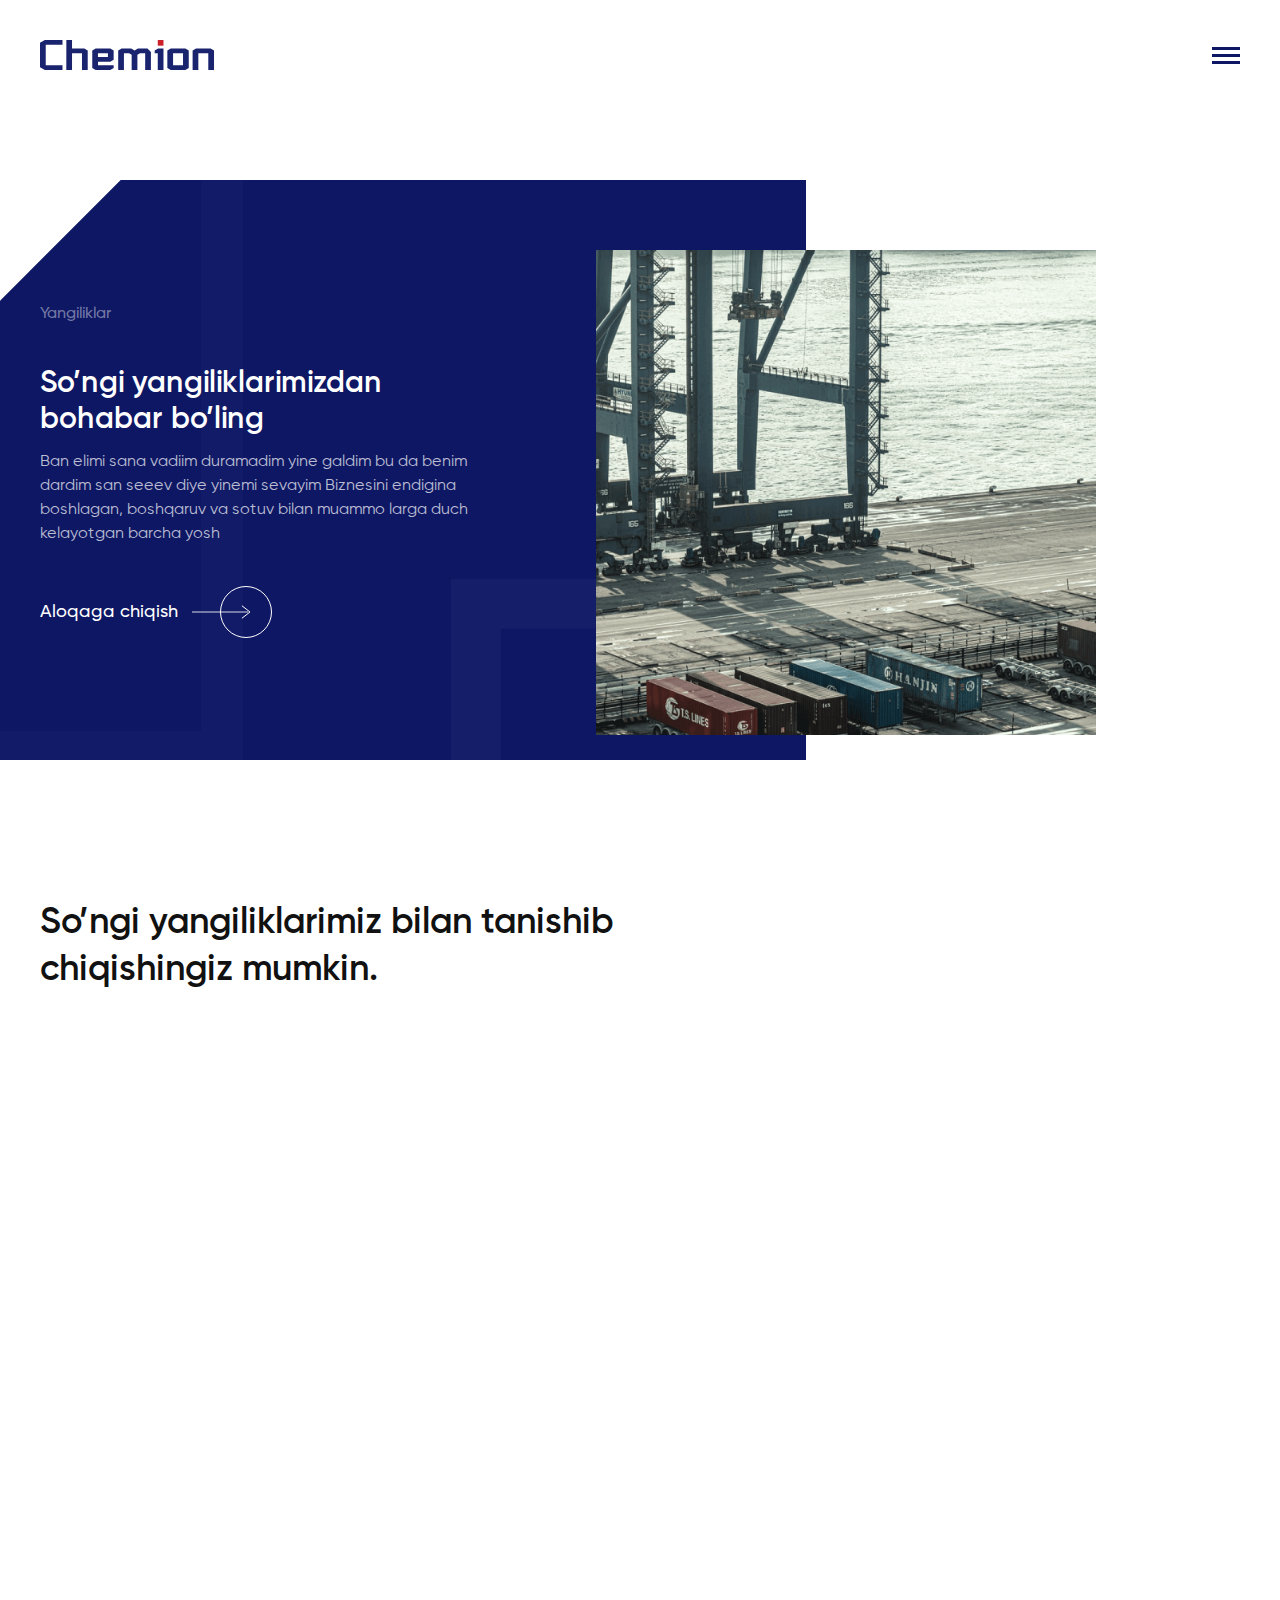
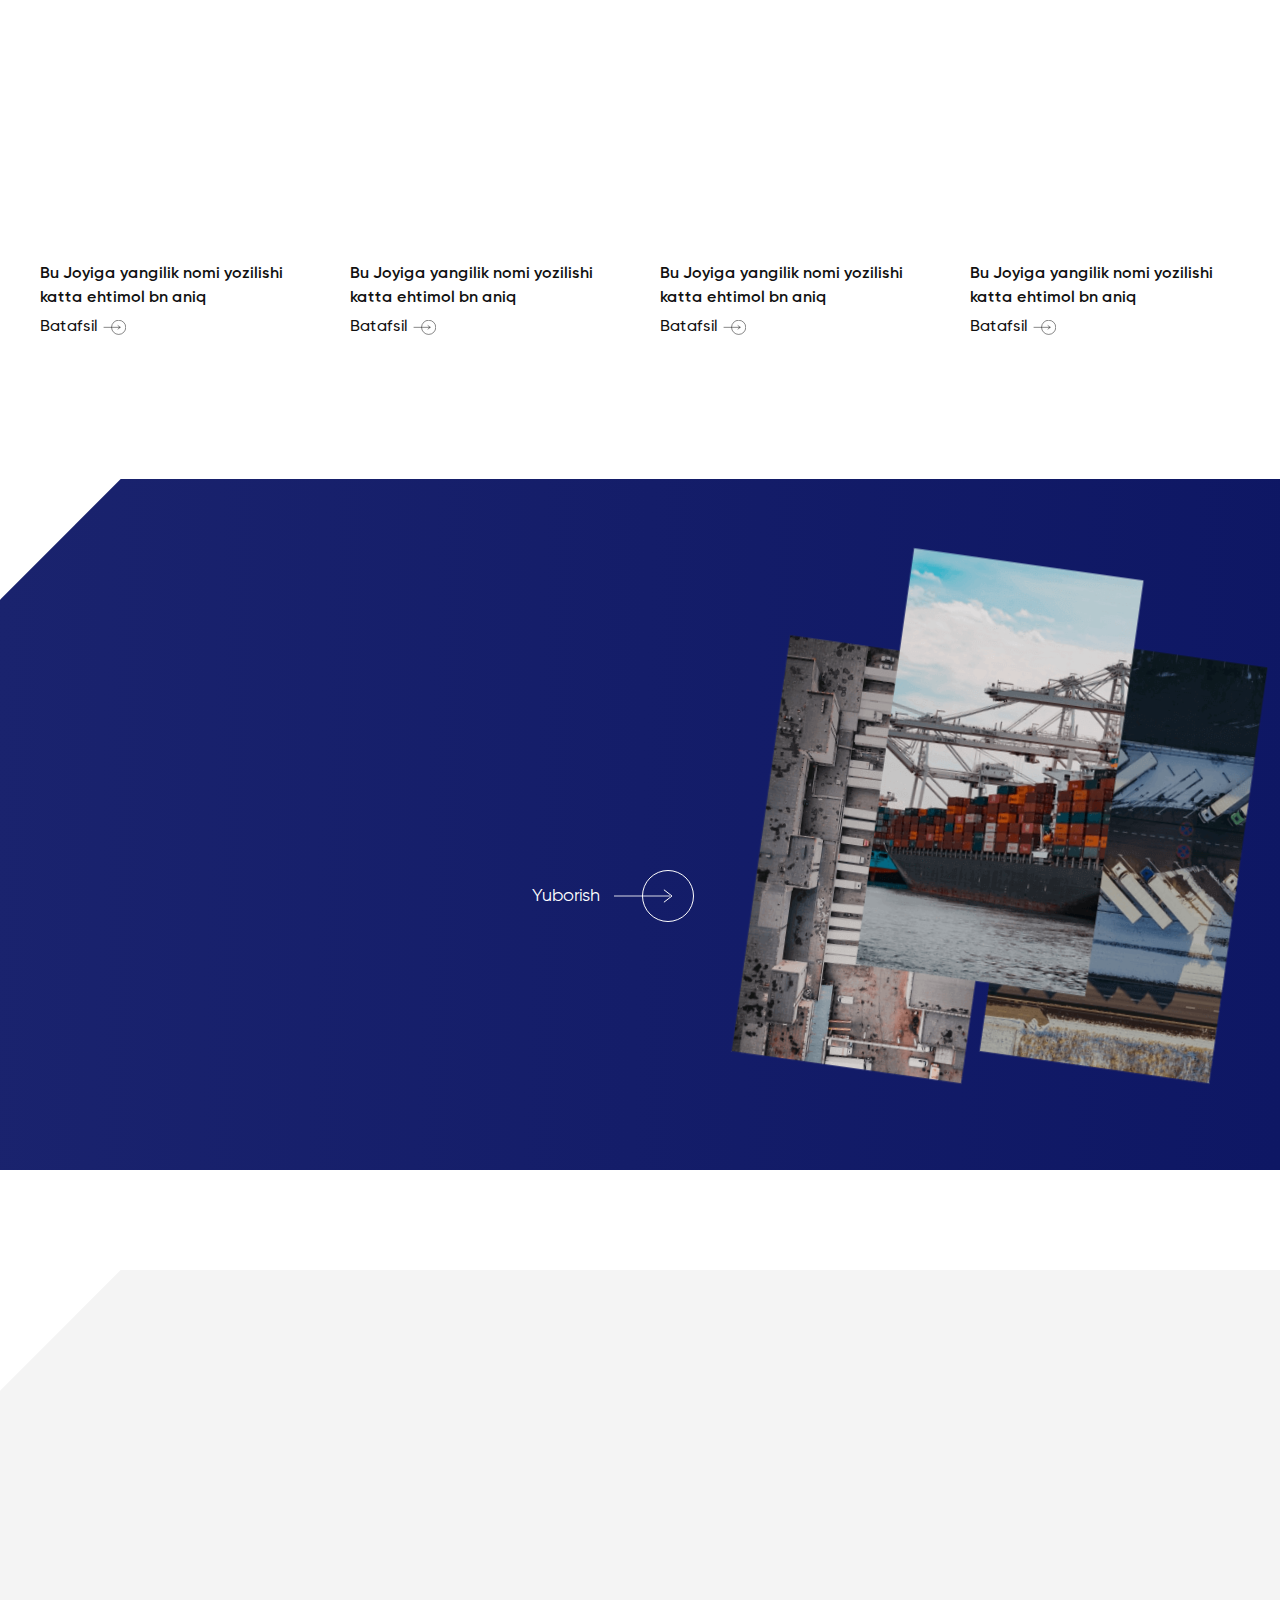
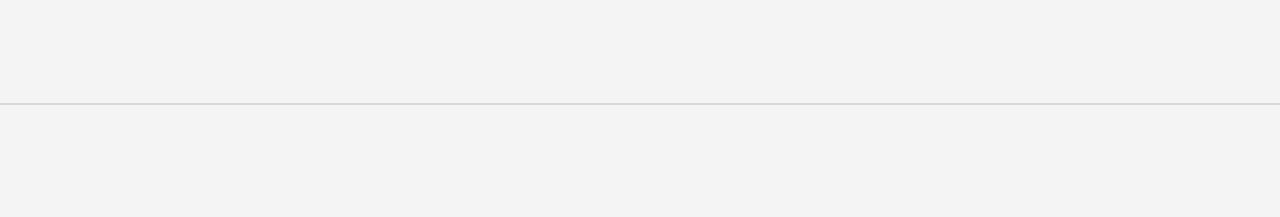
<file: layouts/news.html>
<!DOCTYPE html>
<html lang="en">
<head>
    <meta charset="UTF-8">
    <meta http-equiv="X-UA-Compatible" content="IE=edge" />
    <meta name="viewport" content="width=device-width, initial-scale=1.0" />
    <title>Chemion</title>
    
    <link rel="stylesheet" href="../assets/css/uikit.min.css" />
    <link rel="stylesheet" href="../assets/css/tailwind.css" />
    
    <link rel="stylesheet" href="../assets/sass/main.css">
    
</head>
<body>
    
    <div id="overlay" class="uk-position-fixed uk-width-1-1 uk-height-1-1 uk-position-top-left uk-flex uk-flex-center uk-flex-middle" style="background: rgba(17, 17, 17, 0.42); backdrop-filter: blur(32px); z-index: 999;">
        <div>
            <img class="anim-circle w-[233px]" src="../assets/img/svg/logo.svg" alt="logo">
        </div>
    </div>
    
    <div uk-sticky="show-on-up: true; animation: uk-animation-slide-top; sel-target: .main-header; cls-active: uk-navbar-sticky bg-[#fff]; cls-inactive: uk-navbar-transparent z-[9]; top: 200;" class="navbar">
        <header id="mainHeader" class="header main-header absolute top-0 left-0 w-full z-10 border-b border-[#fff] border-opacity-[0.06]">
            
            <div class="uk-container uk-container-large">
                <nav class="uk-flex uk-flex-middle py-[30px] sm:py-[40px] 2xl:py-[60px]" uk-grid>
                    
                    <div class="uk-navbar-left">
                        <div class="uk-flex-middle" uk-grid>
                            <div>
                                <a href="index.html">
                                    <img class="uk-animation-fade w-[150px] sm:w-[175px]" src="../assets/img/svg/logo.svg" alt="Logo">
                                </a>
                            </div>
                        </div>
                    </div>
                    
                    <div class="uk-navbar-right">
                        <div>  
                            <div class="text-[#1d1d1b]">
                                <a href="javascript:void(0);" uk-toggle="target: #offcanvas-flip" class="text-[#1d1d1b] hover-link">
                                    <img class="w-[28px] h-[17px]" src="../assets/img/svg/menu.svg" alt="menu">                                          
                                </a>
                            </div>
                            
                            <div id="offcanvas-flip" uk-offcanvas="flip: true; overlay: true">
                                <div class="uk-offcanvas-bar uk-padding-remove">
                                    
                                    <div class="uk-position-relative h-full w-full uk-padding-remove-bottom" uk-scrollspy="target: .animBottom; cls: uk-animation-slide-top-small; delay: 100;">
                                        
                                        <div class="sm:p-[30px] xl:p-[40px]">
                                            <div class="uk-padding uk-position-relative">
                                                <ul class="uk-grid-small uk-child-width-1-1 space-y-[25px]">
                                                    <li class="flex justify-end">
                                                        <button class="uk-offcanvas-close" type="button" uk-close>
                                                            <div class="border border-[#CD1527] rounded-full">
                                                                <img src="../assets/img/svg/add.svg" alt="close"> 
                                                            </div>                                     
                                                        </button>
                                                    </li>
                                                    <li>
                                                        <a href="about.html" class="text-[#000] hover-link-none nav-item active animBottom">Bosh sahifa</a>
                                                    </li>
                                                    <li>
                                                        <a href="about.html" class="text-[#000] hover-link-none nav-item animBottom">Biz haqimizda</a>
                                                    </li>
                                                    <li>
                                                        <a href="office.html" class="text-[#000] hover-link-none nav-item animBottom">Xalqaro savdo va xizmatlar</a>
                                                    </li>
                                                    <li>
                                                        <a href="services.html" class="text-[#000] hover-link-none nav-item animBottom">Xizmatlar</a>
                                                    </li>
                                                    <li>
                                                        <div class="flex items-center space-x-[20px] text-[#000]">
                                                            <a href="contact.html" class="nav-item-mini-link hover-link-none animBottom">Kontaktlar</a>
                                                            <a href="news.html" class="nav-item-mini-link hover-link-none animBottom">Yangiliklar</a>
                                                        </div>
                                                    </li>
                                                    <li>
                                                        <ul class="flex items-center space-x-[20px] nav-lang-links-wrapper pt-[30px]">
                                                            <li>
                                                                <a href="#" class="active animBottom hover-link-none">UZ</a>
                                                            </li>
                                                            <li>
                                                                <a href="#" class="animBottom hover-link-none">RU</a>
                                                            </li>
                                                            <li>
                                                                <a href="#" class="animBottom hover-link-none">EN</a>
                                                            </li>
                                                        </ul>
                                                    </li>
                                                </ul>
                                                <div class="uk-position-absolute right-[0px] bottom-[0px] nav-socials-wrapper">
                                                    <ul class="flex items-center uk-flex-column space-y-[14px] uk-padding">
                                                        <li class="animBottom">
                                                            <a href="#" class="w-[48px] h-[48px] flex items-center justify-center border border-[#1A236E] rounded-full">
                                                               <img src="../assets/img/svg/linkedin.svg" alt="linkin">                                                           
                                                            </a>
                                                        </li>
                                                        <li class="animBottom">
                                                            <a href="#" class="w-[48px] h-[48px] flex items-center justify-center border border-[#1A236E] rounded-full">
                                                                <img src="../assets/img/svg/facebook.svg" alt="facebook"> 
                                                            </a>
                                                        </li>
                                                        <li class="animBottom">
                                                            <a href="#" class="w-[48px] h-[48px] flex items-center justify-center border border-[#1A236E] rounded-full">
                                                                <img src="../assets/img/svg/telegram.svg" alt="telegram">                                                             
                                                            </a>
                                                        </li>
                                                    </ul>
                                                </div>
                                            </div>
                                        </div>
                                        
                                        <div class="nav-content-bottom p-[20px] md:p-[40px] border-[15px] border-[#1D2F45] mt-[100px] w-full animBottom">
                                            <div class="nav-content-bottom-wrapper uk-flex-middle justify-between" uk-grid>
                                                <div class="nav-content-bottom-context">
                                                    <h3 class="text-xl sm:text-[24px] 2xl:text-[28px] font-bold animBottom" style="color: #111; font-family: 'Gilroy';">
                                                        Biz bilan ishlash istagida bo’lsangiz biz bilan aloqaga chiqing.
                                                    </h3>
                                                    <div class="mt-[10px] animBottom">
                                                        <p class="text-opacity-[0.82]" style="color: #111;">
                                                            Bizdan sotib olgan mijozlarimiz har doim shunga ohshaga ashulalar eshitib yurishadi 2% chegirma doimiy mijozlarga.
                                                        </p>
                                                    </div>
                                                </div>
                                                <div class="w-[270px] flex uk-flex-right@m text-[#111] uk-animation-fade nav-content-contact-link">
                                                    <a href="#" class="text-lg 2xl:text-xl text-[#111] flex items-center hover-link-none group sm:mt-[20px] md:mt-[0]">
                                                        Aloqaga chiqish
                                                        <div class="group-hover:w-[15px] duration-500 w-[28px] ml-[14px] h-[2px] bg-[#CD1527] bg-opacity-[0.42]"></div>
                                                        <div class="absolute w-[52px] h-[52px] rounded-full border border-[#CD1527] flex items-center relative">
                                                            <div class="absolute left-[-15px] w-[28px] h-[2px] bg-[#CD1527] bg-opacity-[0.42] ml-[14px]" style="z-index: -1;"></div>
                                                            <div class="absolute left-[50%] translate-x-[-50%]">
                                                                <svg width="9" height="14" viewBox="0 0 9 14" fill="none" xmlns="http://www.w3.org/2000/svg">
                                                                    <path d="M0.638733 0.930176L8.47915 7.00018L0.638733 13.0702" stroke="#CD1527" stroke-miterlimit="10" stroke-linecap="round" stroke-linejoin="round"/>
                                                                </svg>                                                    
                                                            </div>
                                                        </div>
                                                    </a>
                                                </div>
                                            </div>
                                        </div>
                                        
                                    </div>
                                    
                                </div>
                            </div>
                        </div>
                    </div>
                    
                    
                </nav>
            </div>
            
        </header>
    </div>
    
    <section class="uk-section uk-padding-remove-vertical mt-[110px] sm:mt-[140px] xl:mt-[180px] relative uk-overflow-hidden about-main-section" uk-scrollspy="target: .animateBottom; cls: uk-animation-slide-bottom-medium;delay: 100; repeat: true">
        <div class="arrow-right rotate-[225deg] absolute left-[-20px] top-[-80px] uk-visible@l"></div>
        
        <div class="about-ractangle-img-wrapper absolute left-0 top-[-230px] lg:top-[-170px] uk-visible@m">
            <svg width="433" height="763" viewBox="0 0 433 763" fill="none" xmlns="http://www.w3.org/2000/svg">
                <rect opacity="0.02" x="-95" y="21" width="507" height="721" stroke="white" stroke-width="42"/>
            </svg>                
        </div>
        
        <div class="uk-grid-collapse" uk-grid>
            <div class="bg-[#0E1764] uk-padding uk-width-expand about-text-side-wrapper">
                <div class="left-1/2 top-1/2 absolute w-full -translate-y-1/2
                uk-container uk-container-large -translate-x-1/2">
                <div class="uk-flex-middle uk-container uk-container-large"  uk-grid>
                    
                    <div class="absolute about-ractagnel-bottom-img-wrapper uk-visible@s">
                        <svg width="649" height="" viewBox="0 0 549 312" fill="none" xmlns="http://www.w3.org/2000/svg">
                            <rect opacity="0.03" x="21" y="21" width="507" height="270" stroke="white" stroke-width="42"/>
                        </svg>                
                    </div>
                    
                    <div class="md:w-[400px] lg:w-[500px] about-main-content-wrapper">
                        <div class="uk-flex uk-flex-column">
                            <p class="text-[#fff] text-opacity-[0.42] font-500 animateBottom">Yangiliklar</p>
                            <h1 class="heading-four text-[#fff] mt-[40px] animateBottom">
                                So’ngi yangiliklarimizdan bohabar bo’ling
                            </h1>
                            <div class="mt-[12px]">
                                <p class="text-[#fff] font-400 text-opacity-[0.72] animateBottom">
                                    Ban elimi sana vadiim duramadim yine galdim bu da benim dardim san seeev diye yinemi sevayim Biznesini endigina boshlagan, boshqaruv va sotuv bilan muammo larga duch kelayotgan barcha yosh 
                                </p>
                            </div>
                            <div>
                                <div class="mt-[40px] text-[#fff] uk-display-inline-block">
                                    <div class="w-[230px] 2xl:w-[245px] flex uk-flex-right text-[#fff] uk-animation-fade">
                                        <a href="#" class="text-lg 2xl:text-xl text-[#fff] flex items-center hover-link-none group font-500">
                                            Aloqaga chiqish
                                            <div class="group-hover:w-[15px] duration-500 w-[28px] ml-[14px] h-[2px] bg-[#fff] bg-opacity-[0.42]"></div>
                                            <div class="absolute w-[52px] h-[52px] rounded-full border border-[#fff] flex items-center relative">
                                                <div class="absolute left-[-15px] w-[28px] h-[2px] bg-[#fff] bg-opacity-[0.42] ml-[14px]" style="z-index: -1;"></div>
                                                <div class="absolute left-[50%] translate-x-[-50%]">
                                                    <svg width="9" height="14" viewBox="0 0 9 14" fill="none" xmlns="http://www.w3.org/2000/svg">
                                                        <path d="M0.638733 0.930176L8.47915 7.00018L0.638733 13.0702" stroke="#fff" stroke-miterlimit="10" stroke-linecap="round" stroke-linejoin="round"/>
                                                    </svg>                                                    
                                                </div>
                                            </div>
                                        </a>
                                    </div>
                                </div>
                            </div>
                        </div>
                    </div>
                </div>
            </div>
        </div>
        
        <div class="pt-[70px] pb-[25px] w-[30%] xl:w-[37%] uk-visible@m">
            <div class="uk-container uk-container-large uk-position-relative ml-[-220px] about-main-img-wrapper">                        
                <div>
                    <img class="w-[627px] h-[608px] object-center" src="../assets/img/news/main-img.png" alt="main img">
                </div>
            </div>
        </div>
    </div>
</section>

<section class="uk-section uk-position-relative uk-overflow-hidden uk-overflow-hidden" uk-scrollspy="target: .animateBottom; cls: uk-animation-slide-bottom-medium;delay: 100; repeat: true">     
    <div class="uk-container uk-container-large uk-margin-large-bottom uk-margin-large-top">
        <div class="uk-flex-middle" uk-grid>
            <div class="uk-width-1-2@l uk-width-3-4@m">
                <div class="uk-flex uk-flex-column">
                    <h2 class="heading-second text-[#111] animateBottom">
                        So’ngi yangiliklarimiz bilan tanishib chiqishingiz mumkin.
                    </h2>
                    <p class="mt-[12px] text-[#111] animateBottom">
                        Xalqaro miqiyosda kimyoviy xom-ashyolarni yetkazib berish bilan shug‘ullanuvchi rivojlanayotgan, o‘zgaruvchan bozorlarga moslashuvchan va doimiy o‘sishni o‘z oldiga maqsad qilib olgan jamoa ega kompaniya.
                    </p>
                </div>
            </div>
            
            <div class="uk-margin-large-top" uk-scrollspy="target: .animBottom; cls: uk-animation-slide-bottom-medium;delay: 100;">
                <ul class="uk-grid-large uk-margin-top" uk-grid uk-scrollspy="target: .animFade; cls: uk-animation-fade;delay: 100; repeat: true">
                    <li class="uk-width-1-1">
                        <div class="uk-child-width-1-2@m uk-grid-large uk-grid-match" uk-grid>
                            <div>
                                <div class="uk-overflow-hidden">
                                    <img class="uk-width-1-1 lg:h-[405px] xl:h-[418px] 2xl:h-[490px] object-cover hover:scale-110 duration-300 cursor-pointer animFade" src="../assets/img/news/news-img-1.png" alt="news" loading="lazy">
                                </div>
                            </div>
                            <div>
                                <div class="flex flex-col mt-[16px] xl:w-[90%] lg:mt-[40px] 2xl:mt-[55px]">
                                    <h3 class="font-600 heading-third uk-width-3-4@l text-[#111] animBottom" style="line-height: 40px;">
                                        Bu Joyiga yangilik nomi yozilishi katta ehtimol bn aniq
                                    </h3>
                                    <p class="mt-[22px] text-[#111] text-opacity-[0.72] sm:text-lg 2xl:text-xl font-500 animBottom">
                                        Ban elimi sana vadiim duramadim yine galdim bu da benim dardim san seeev diye yinemi sevayim Biznesini endigina boshlagan, boshqaruv va sotuv bilan muammo larga duch kelayotgan barcha yosh 
                                    </p>
                                    <p class="mt-[12px] text-[#111] text-opacity-[0.72] sm:text-lg 2xl:text-xl font-500 animBottom">
                                        Ban elimi sana vadiim duramadim yine galdim bu da benim dardim san seeev diye yinemi sevayim
                                        Biznesini endigina boshlagan, boshqaruv va sotuv bilan
                                        muammo
                                    </p>
                                </div>
                            </div>
                        </div>
                    </li>
                    <li class="uk-width-1-1">
                        <ul class="uk-child-width-1-4@l uk-child-width-1-2 uk-margin-top uk-grid-match" uk-grid>
                            <li>
                                <div>
                                    <div>
                                        <div class="uk-overflow-hidden">
                                            <img class="uk-width-1-1 object-cover xl:h-[173px] xl:h-[179px] 2xl:h-[212px] hover:scale-110 duration-300 cursor-pointer animFade" src="../assets/img/news/news-img-2.png" alt="news" loading="lazy">
                                        </div>
                                    </div>
                                    <div class="flex flex-col lg:w-[90%] mt-[8px]">
                                        <h4 class="2xl:text-lg font-600 text-[#111]" style="line-height: 24px; font-family: 'Gilroy';">
                                            Bu Joyiga yangilik nomi yozilishi katta ehtimol bn aniq
                                        </h4>
                                        <div>
                                            <div class="text-[#111111cd] uk-display-inline-block mt-[5px]">
                                                <a id="serviceWrapper-3" href="#serviceDetails" class="text-[#111] hover-link-none flex items-center font-500 duration-200">
                                                    Batafsil
                                                    <svg class="ml-[6px]" width="23" height="15" viewBox="0 0 23 15" fill="none" xmlns="http://www.w3.org/2000/svg">
                                                        <circle cx="15.6663" cy="7.33333" r="7.08333" stroke="#111111" stroke-width="0.5"/>
                                                        <path d="M15.001 5.62109L17.2124 7.33315L15.001 9.0452" stroke="#111111" stroke-width="0.5" stroke-miterlimit="10" stroke-linecap="round" stroke-linejoin="round"/>
                                                        <path d="M1 7.33398L17.0769 7.33399" stroke="#111111" stroke-width="0.5" stroke-miterlimit="10" stroke-linecap="round" stroke-linejoin="round"/>
                                                    </svg>
                                                    
                                                </a>
                                            </div>
                                        </div>
                                    </div>
                                </div>
                            </li>
                            <li>
                                <div>
                                    <div>
                                        <div class="uk-overflow-hidden">
                                            <img class="uk-width-1-1 object-cover xl:h-[173px] xl:h-[179px] 2xl:h-[212px] hover:scale-110 duration-300 cursor-pointer animFade" src="../assets/img/news/news-img-3.png" alt="news" loading="lazy">
                                        </div>
                                    </div>
                                    <div class="flex flex-col lg:w-[90%] mt-[8px]">
                                        <h4 class="2xl:text-lg font-600 text-[#111]" style="line-height: 24px; font-family: 'Gilroy';">
                                            Bu Joyiga yangilik nomi yozilishi katta ehtimol bn aniq
                                        </h4>
                                        <div>
                                            <div class="text-[#111111cd] uk-display-inline-block mt-[5px]">
                                                <a id="serviceWrapper-3" href="#serviceDetails" class="text-[#111] hover-link-none flex items-center font-500 duration-200">
                                                    Batafsil
                                                    <svg class="ml-[6px]" width="23" height="15" viewBox="0 0 23 15" fill="none" xmlns="http://www.w3.org/2000/svg">
                                                        <circle cx="15.6663" cy="7.33333" r="7.08333" stroke="#111111" stroke-width="0.5"/>
                                                        <path d="M15.001 5.62109L17.2124 7.33315L15.001 9.0452" stroke="#111111" stroke-width="0.5" stroke-miterlimit="10" stroke-linecap="round" stroke-linejoin="round"/>
                                                        <path d="M1 7.33398L17.0769 7.33399" stroke="#111111" stroke-width="0.5" stroke-miterlimit="10" stroke-linecap="round" stroke-linejoin="round"/>
                                                    </svg>
                                                    
                                                </a>
                                            </div>
                                        </div>
                                    </div>
                                </div>
                            </li>
                            <li>
                                <div>
                                    <div>
                                        <div class="uk-overflow-hidden">
                                            <img class="uk-width-1-1 object-cover xl:h-[173px] xl:h-[179px] 2xl:h-[212px] hover:scale-110 duration-300 cursor-pointer animFade" src="../assets/img/news/news-img-4.png" alt="news" loading="lazy">
                                        </div>
                                    </div>
                                    <div class="flex flex-col lg:w-[90%] mt-[8px]">
                                        <h4 class="2xl:text-lg font-600 text-[#111]" style="line-height: 24px; font-family: 'Gilroy';">
                                            Bu Joyiga yangilik nomi yozilishi katta ehtimol bn aniq
                                        </h4>
                                        <div>
                                            <div class="text-[#111111cd] uk-display-inline-block mt-[5px]">
                                                <a id="serviceWrapper-3" href="#serviceDetails" class="text-[#111] hover-link-none flex items-center font-500 duration-200">
                                                    Batafsil
                                                    <svg class="ml-[6px]" width="23" height="15" viewBox="0 0 23 15" fill="none" xmlns="http://www.w3.org/2000/svg">
                                                        <circle cx="15.6663" cy="7.33333" r="7.08333" stroke="#111111" stroke-width="0.5"/>
                                                        <path d="M15.001 5.62109L17.2124 7.33315L15.001 9.0452" stroke="#111111" stroke-width="0.5" stroke-miterlimit="10" stroke-linecap="round" stroke-linejoin="round"/>
                                                        <path d="M1 7.33398L17.0769 7.33399" stroke="#111111" stroke-width="0.5" stroke-miterlimit="10" stroke-linecap="round" stroke-linejoin="round"/>
                                                    </svg>
                                                    
                                                </a>
                                            </div>
                                        </div>
                                    </div>
                                </div>
                            </li>
                            <li>
                                <div>
                                    <div>
                                        <div class="uk-overflow-hidden">
                                            <img class="uk-width-1-1 object-cover xl:h-[173px] xl:h-[179px] 2xl:h-[212px] hover:scale-110 duration-300 cursor-pointer animFade" src="../assets/img/news/news-img-5.png" alt="news" loading="lazy">
                                        </div>
                                    </div>
                                    <div class="flex flex-col lg:w-[90%] mt-[8px]">
                                        <h4 class="2xl:text-lg font-600 text-[#111]" style="line-height: 24px; font-family: 'Gilroy';">
                                            Bu Joyiga yangilik nomi yozilishi katta ehtimol bn aniq
                                        </h4>
                                        <div>
                                            <div class="text-[#111111cd] uk-display-inline-block mt-[5px]">
                                                <a id="serviceWrapper-3" href="#serviceDetails" class="text-[#111] hover-link-none flex items-center font-500 duration-200 duration-200">
                                                    Batafsil
                                                    <svg class="ml-[6px]" width="23" height="15" viewBox="0 0 23 15" fill="none" xmlns="http://www.w3.org/2000/svg">
                                                        <circle cx="15.6663" cy="7.33333" r="7.08333" stroke="#111111" stroke-width="0.5"/>
                                                        <path d="M15.001 5.62109L17.2124 7.33315L15.001 9.0452" stroke="#111111" stroke-width="0.5" stroke-miterlimit="10" stroke-linecap="round" stroke-linejoin="round"/>
                                                        <path d="M1 7.33398L17.0769 7.33399" stroke="#111111" stroke-width="0.5" stroke-miterlimit="10" stroke-linecap="round" stroke-linejoin="round"/>
                                                    </svg>
                                                    
                                                </a>
                                            </div>
                                        </div>
                                    </div>
                                </div>
                            </li>
                        </ul>
                    </li>
                </ul>          
            </div>
        </div>
    </div>
    
</section>


<section class="uk-section uk-position-relative uk-overflow-hidden uk-position-relative digitals-section-wrapper uk-padding-remove-vertical" uk-scrollspy="target: .animateBottom; cls: uk-animation-slide-bottom-medium;delay: 100">
    <div class="uk-container uk-container-large py-[30px] 2xl:py-[70px]">
        <div class="uk-flex-middle uk-flex-between uk-padding-large uk-padding-remove-horizontal" uk-grid>
            <div class="uk-width-expand@l uk-width-1-1@m">
                <form action="#" class="uk-child-width-1-1 uk-grid-medium" uk-grid>
                    <div class="uk-width-3-4@m uk-width-1-1@l">
                        <h2 class="heading-second text-[#fff] animateBottom">Biznesingizda xomashyo boyicha muammoingiz bo’lsa bizga murojat qilishingiz mumkin.</h2>
                        <p class="lg:w-[74%] text-[#fff] text-opacity-[0.72] mt-[12px] animateBottom">
                            Xalqaro miqiyosda kimyoviy xom-ashyolarni yetkazib berish bilan shug‘ullanuvchi rivojlanayotgan, o‘zgaruvchan bozorlarga moslashuvchan va doimiy 
                        </p>
                    </div>
                    <div class="uk-width-3-4@s uk-width-auto@m">
                        <div class="flex justify-space-between uk-grid-small mt-[6px]" uk-grid>
                            <div class="uk-width-expand@m animateBottom">
                                <div>
                                    <input class="form-input border focus:outline-none w-full rounded-[4px] h-[52px] px-[24px] bg-transparent text-[#fff]" type="text" placeholder="Muhammad Aziz">
                                </div>
                            </div>
                            <div class="uk-width-expand@m animateBottom">
                                <div class="lg:ml-[7px] mt-[6px] md:mt-[0]">
                                    <input class="form-input border focus:outline-none w-full rounded-[4px] h-[52px] px-[24px] bg-transparent text-[#fff]" type="text" placeholder="+9989X XXX XX XX"></input>
                                </div>
                            </div>
                            <div class="form-send-link w-[160px] 2xl:w-[200px] ml-[20px] 2xl:ml-0 flex uk-flex-right text-[#fff] uk-animation-fade">
                                <a href="#" class="text-lg 2xl:text-xl text-[#fff] flex items-center hover-link-none group">
                                    Yuborish
                                    <div class="group-hover:w-[15px] duration-500 w-[28px] ml-[14px] h-[2px] bg-[#fff] bg-opacity-[0.42]"></div>
                                    <div class="absolute w-[52px] h-[52px] rounded-full border border-[#fff] flex items-center relative">
                                        <div class="absolute left-[-15px] w-[28px] h-[2px] bg-[#fff] bg-opacity-[0.42] ml-[14px]" style="z-index: -1;"></div>
                                        <div class="absolute left-[50%] translate-x-[-50%]">
                                            <svg width="9" height="14" viewBox="0 0 9 14" fill="none" xmlns="http://www.w3.org/2000/svg">
                                                <path d="M0.638733 0.930176L8.47915 7.00018L0.638733 13.0702" stroke="white" stroke-miterlimit="10" stroke-linecap="round" stroke-linejoin="round"/>
                                            </svg>                                                    
                                        </div>
                                    </div>
                                </a>
                            </div>
                        </div>
                    </div>
                    <div>
                        <div class="flex md:items-end flex-col md:flex-row mt-[30px]">
                            <div class="text-[#fff] animateBottom">
                                <a href="#" class="heading-second text-[#fff] border-b border-[#fff] border-opacity-[0.42] py-[7px] hover-link-none hover:text-[#ffffffbb] duration-300">+998 97 404 40 04</a>
                            </div>
                            <div class="text-[#fff] animateBottom">
                                <div class="md:ml-[70px] md:mb-[5px] mt-[25px]">
                                    <a href="#" class="border-b border-[#fff] border-opacity-[0.42] py-[7px] text-[#fff] hover-link-none text-xl hover:text-[#ffffffbb] duration-300">
                                        chemion@gmail.com
                                    </a>
                                </div>
                            </div>
                        </div>
                    </div>
                </form>
            </div>
            
            <div class="xl:w-[44%] flex justify-end form-img-wrapper mt-[70px]">
                <div class="uk-grid-small uk-position-relative" uk-grid>
                    <div>
                        <img class="w-[233px] h-[421px] object-cover rotate-[8deg] form-img-1" src="../assets/img/main/matterial-img-2.png" alt="matterial">
                    </div>
                    <div>
                        <img class="w-[233px] h-[421px] object-cover rotate-[8deg] form-img-2" src="../assets/img/main/matterial-img-3.png" alt="matterial">
                    </div>
                    <div class="absolute top-[-87px] left-[50%] translate-x-[-50%]">
                        <img class="w-[233px] h-[421px] object-cover rotate-[8deg] form-img-3" src="../assets/img/main/matterial-img-1.png" alt="matterial">
                    </div>
                </div>
            </div>
        </div>
    </div>
    <div class="arrow-right rotate-[225deg] absolute left-[-20px] top-[-80px] uk-visible@l"></div>
</section>

<footer class="uk-section sm:mt-[100px] uk-position-relative uk-overflow-hidden uk-position-relative bg-[#f4f4f4] uk-padding-remove-vertical" uk-scrollspy="target: .animateBottom; cls: uk-animation-slide-bottom-small;delay: 100">
    
    <div class="absolute footer-ractangle-img-wrapper uk-visible@l animateBottom">
        <svg width="479" height="296" viewBox="0 0 479 296" fill="none" xmlns="http://www.w3.org/2000/svg">
            <rect opacity="0.04" x="21" y="21" width="479" height="254" stroke="#111111" stroke-width="42"/>
        </svg>                
    </div>
    
    <div class="uk-container uk-container-large uk-padding-large sm:pt-[100px]">
        <ul class="uk-flex-between uk-text-center uk-text-left@s pt-[30px] sm:pt-[0]" uk-grid>
            <li class="uk-width-1-3@l uk-width-1-2@s">
                <div>
                    <div class="uk-display-inline-block animateBottom">
                        <a href="index.html">
                            <img class="w-[179px]" src="../assets/img/svg/logo.svg" alt="logo">
                        </a>
                    </div>
                    <div class="mt-[45px]">
                        <div>
                            <h6 class="text-[#8796E9] text-base 2xl:text-lg font-600 animateBottom" style="font-family: 'Gilroy';">Biz qanday muammolarni yechamiz</h6>
                        </div>
                        <p class="2xl:text-lg text-opacity-[0.82] mt-[6px] animateBottom">
                            Ishlab chiqaruvchiga kerak bo’ladiga plomer homashiyolarni kerakli joyga o’z vaqtida sifati buzilamagan holda yetqazib berish bizning eng asosiy yechadigan.
                        </p>
                    </div>
                </div>
            </li>
            <li class="uk-width-1-6@l uk-width-1-5@m uk-width-1-3@s">
                <ul class="flex flex-col space-y-[12px]">
                    <li>
                        <h5 class="2xl:text-lg font-500 text-[#111] text-opacity-[0.42] animateBottom" style="font-family: 'Gilroy';">Web sayt</h5>
                    </li>
                    <li class="text-[#111] animateBottom">
                        <a class="text-[#111] font-500 hover-link-none sm:text-lg md:text-xl 2xl:text-[22px] line-animation" href="index.html">Bosh sahifa</a>
                    </li>
                    <li class="text-[#111] animateBottom">
                        <a class="text-[#111] font-500 hover-link-none sm:text-lg md:text-xl 2xl:text-[22px] line-animation" href="about.html">Biz haqimizda</a>
                    </li>
                    <li class="text-[#111] animateBottom">
                        <a class="text-[#111] font-500 hover-link-none sm:text-lg md:text-xl 2xl:text-[22px] line-animation" href="services.html">Xizmatlar</a>
                    </li>
                    <li class="text-[#111] animateBottom">
                        <a class="text-[#111] font-500 hover-link-none sm:text-lg md:text-xl 2xl:text-[22px] line-animation" href="office.html">Xalqaro savdo</a>
                    </li>
                    <li class="text-[#111] animateBottom">
                        <a class="text-[#111] font-500 hover-link-none sm:text-lg md:text-xl 2xl:text-[22px] line-animation" href="news.html">Yangiliklar</a>
                    </li>
                    <li class="text-[#111] animateBottom">
                        <a class="text-[#111] font-500 hover-link-none sm:text-lg md:text-xl 2xl:text-[22px] line-animation" href="contact.html">Kontaktlar</a>
                    </li>
                </ul>
            </li>
            <li class="uk-width-1-6@m uk-width-1-4@s">
                <ul class="flex flex-col space-y-[12px]">
                    <li>
                        <h5 class="2xl:text-lg font-500 text-[#111] text-opacity-[0.42] animateBottom" style="font-family: 'Gilroy';">Social media</h5>
                    </li>
                    <li class="text-[#111] animateBottom">
                        <a class="text-[#111] font-500 hover-link-none sm:text-lg md:text-xl 2xl:text-[22px] line-animation" href="#">Telegram</a>
                    </li>
                    <li class="text-[#111] animateBottom">
                        <a class="text-[#111] font-500 hover-link-none sm:text-lg md:text-xl 2xl:text-[22px] line-animation" href="#">Facebook</a>
                    </li>
                    <li class="text-[#111] animateBottom">
                        <a class="text-[#111] font-500 hover-link-none sm:text-lg md:text-xl 2xl:text-[22px] line-animation" href="#">LinkedIn</a>
                    </li>
                </ul>
            </li>
            <li class="uk-width-1-4@l uk-width-1-2@s">
                <ul class="flex flex-col space-y-[20px]">
                    <li>
                        <h5 class="2xl:text-lg font-500 text-[#111] text-opacity-[0.42] animateBottom" style="font-family: 'Gilroy';">Kontaktlar</h5>
                    </li>
                    <li class="text-[#111111bb] animateBottom">
                        <a class="text-[#111] font-500 duration-200 hover-link-none sm:text-lg md:text-xl 2xl:text-[22px]" href="#">Bu erga kompaniyaning manzili
                            yoziladi</a>
                        </li>
                        <li class="text-[#111111bb] animateBottom">
                            <a class="text-[#111] font-500 duration-200 hover-link-none sm:text-lg md:text-xl 2xl:text-[22px]" href="tel:+998974044004">+998 97 404 40 04</a>
                        </li>
                        <li class="text-[#111111bb] animateBottom">
                            <a class="text-[#111] font-500 duration-200 hover-link-none sm:text-lg md:text-xl 2xl:text-[22px]" href="mailto:chemion@gmail.com">chemion@gmail.com</a>
                        </li>
                    </ul>
                </li>
            </ul>
        </div>
        <div class="border-t-2 border-[#111] border-opacity-[0.12]" uk-scrollspy="cls: uk-animation-fade; target: .animFade; delay: 100;">
            <div class="uk-container uk-container-large">
                <ul class="uk-flex-middle uk-flex-between@s uk-text-center uk-text-left@s uk-padding uk-padding-remove-horizontal uk-child-width-1-1 uk-child-width-auto@s" uk-grid>
                    <li>
                        <p class="text-sm sm:text-base 2xl:text-lg text-[#111] text-opacity-[0.72] animFade">
                            © Chemion Barcha huqular himoyalangan
                        </p>
                    </li>
                    <li>
                        <div class="uk-display-inline-block animFade">
                            <a href="https://mount.uz">
                                <img class="w-[100px] object-cover" src="../assets/img/svg/mount-logo.svg" alt="Mountain">
                            </a>
                        </div>
                    </li>
                </ul>
            </div>
        </div>
        <div class="arrow-right rotate-[225deg] absolute left-[-20px] top-[-80px] uk-visible@l"></div>
    </footer>
    
    <script src="../assets/js/uikit.min.js"></script>
    
    <script src="../assets/js/main.js"></script>
    
</body>
</html>
</file>
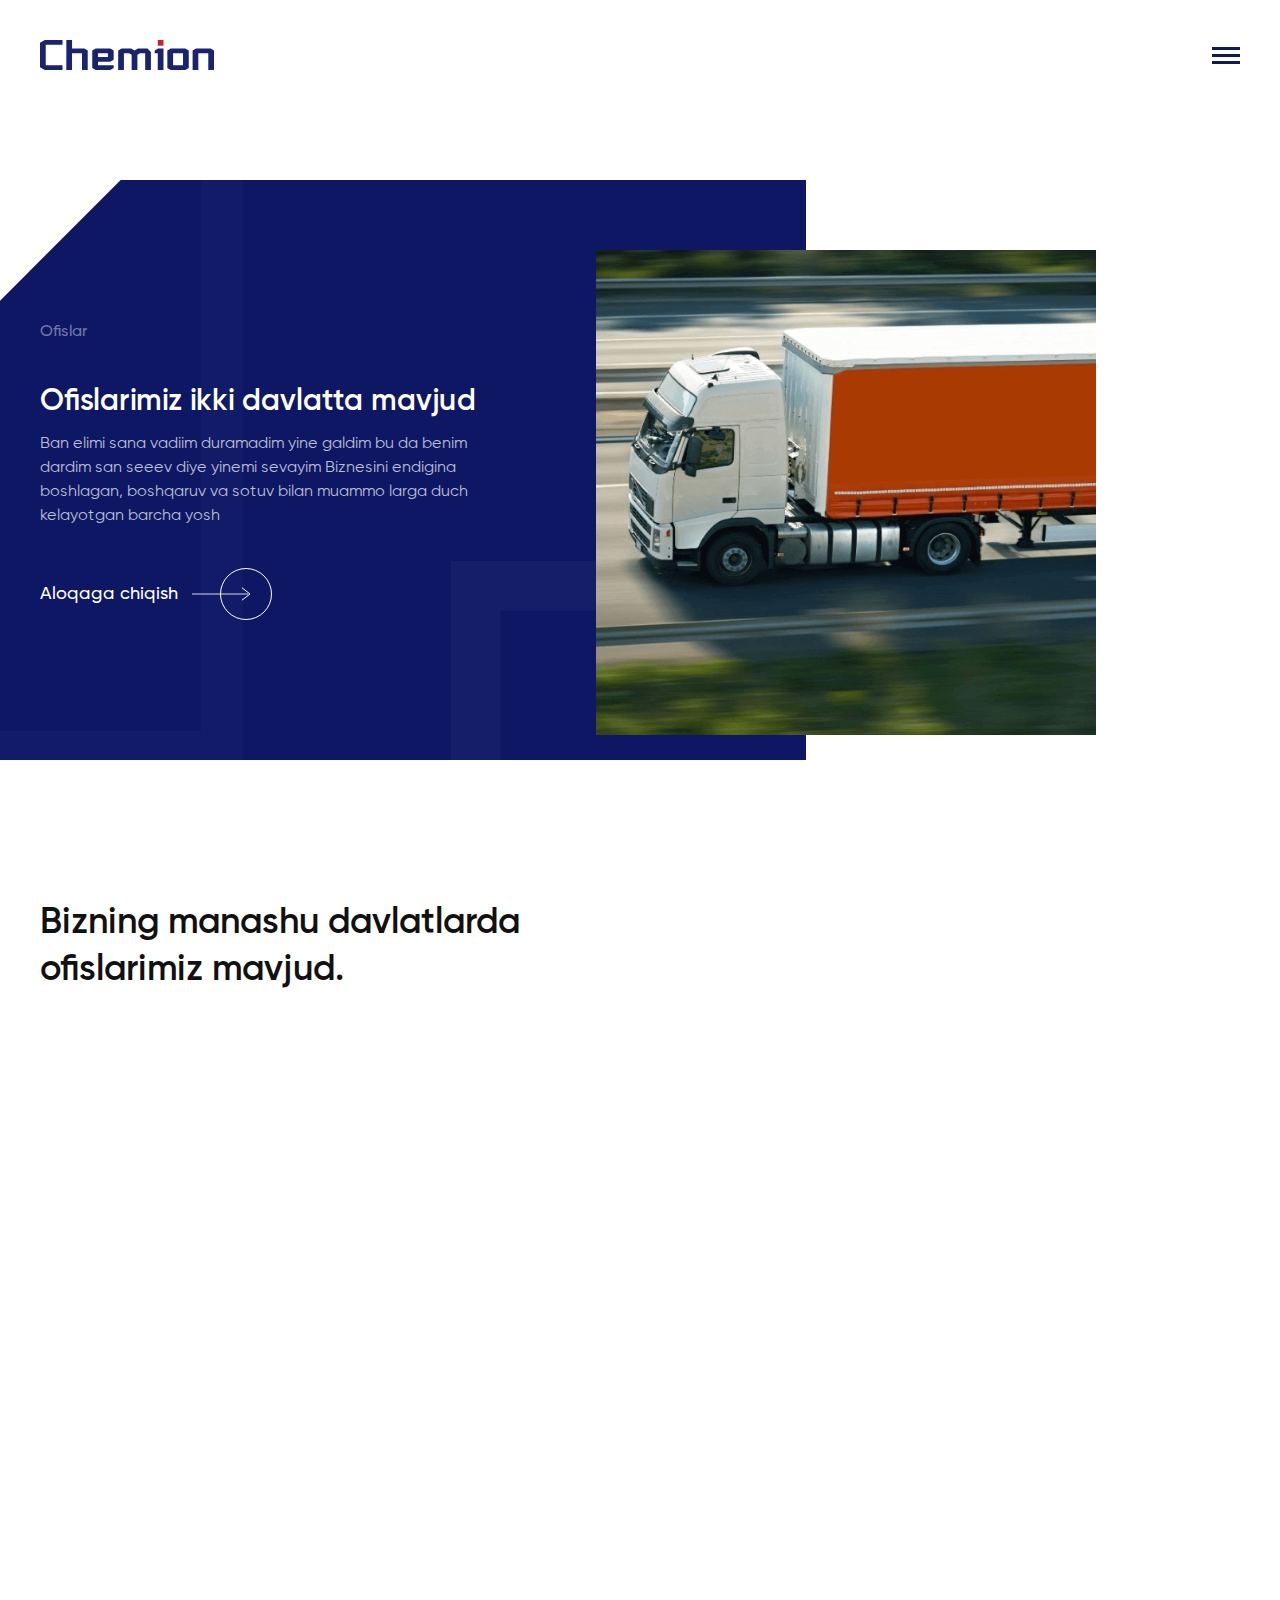
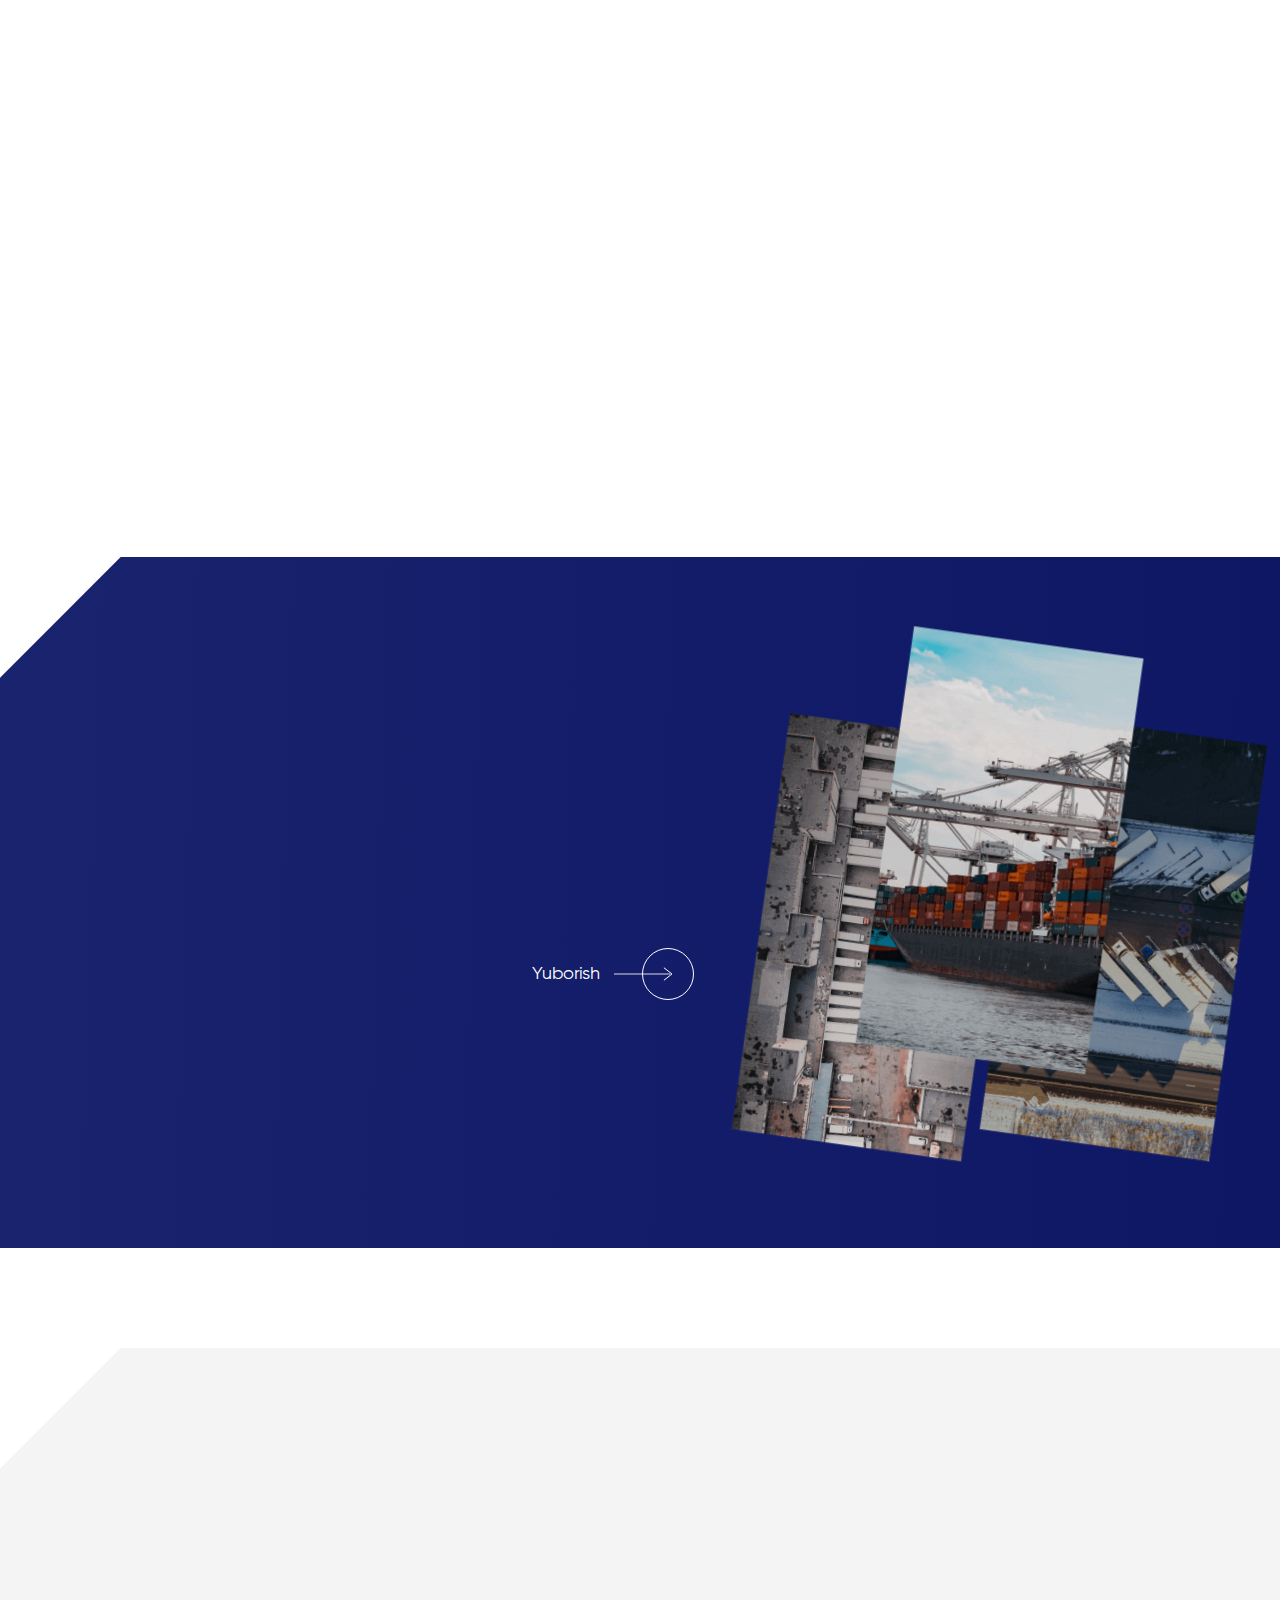
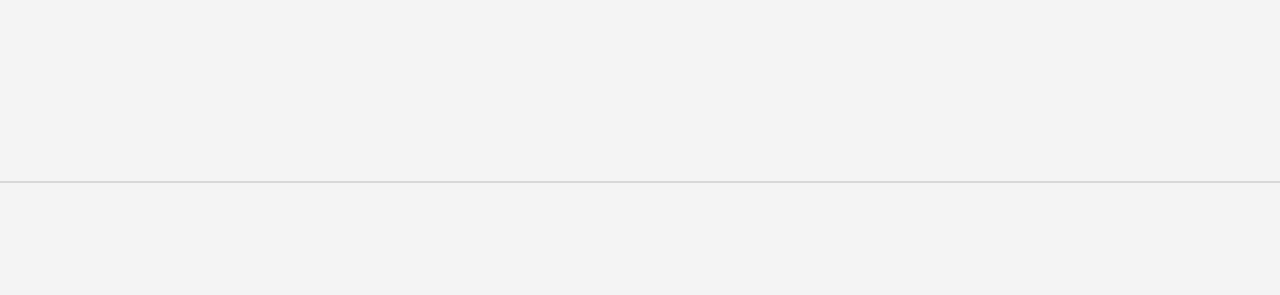
<file: layouts/office.html>
<!DOCTYPE html>
<html lang="en">
<head>
    <meta charset="UTF-8">
    <meta http-equiv="X-UA-Compatible" content="IE=edge" />
    <meta name="viewport" content="width=device-width, initial-scale=1.0" />
    <title>Chemion</title>
    
    <link rel="stylesheet" href="../assets/css/uikit.min.css" />
    <link rel="stylesheet" href="../assets/css/tailwind.css" />
    
    <link rel="stylesheet" href="../assets/sass/main.css">
    
</head>
<body>
    
    <div id="overlay" class="uk-position-fixed uk-width-1-1 uk-height-1-1 uk-position-top-left uk-flex uk-flex-center uk-flex-middle" style="background: rgba(17, 17, 17, 0.42); backdrop-filter: blur(32px); z-index: 999;">
        <div>
            <img class="anim-circle w-[233px]" src="../assets/img/svg/logo.svg" alt="logo">
        </div>
    </div>
    
    <div uk-sticky="show-on-up: true; animation: uk-animation-slide-top; sel-target: .main-header; cls-active: uk-navbar-sticky bg-[#fff]; cls-inactive: uk-navbar-transparent z-[9]; top: 200;" class="navbar">
        <header id="mainHeader" class="header main-header absolute top-0 left-0 w-full z-10 border-b border-[#fff] border-opacity-[0.06]">
            
            <div class="uk-container uk-container-large">
                <nav class="uk-flex uk-flex-middle py-[30px] sm:py-[40px] 2xl:py-[60px]" uk-grid>
                    
                    <div class="uk-navbar-left">
                        <div class="uk-flex-middle" uk-grid>
                            <div>
                                <a href="index.html">
                                    <img class="uk-animation-fade w-[150px] sm:w-[175px]" src="../assets/img/svg/logo.svg" alt="Logo">
                                </a>
                            </div>
                        </div>
                    </div>
                    
                    <div class="uk-navbar-right">
                        <div>  
                            <div class="text-[#1d1d1b]">
                                <a href="javascript:void(0);" uk-toggle="target: #offcanvas-flip" class="text-[#1d1d1b] hover-link">
                                    <img class="w-[28px] h-[17px]" src="../assets/img/svg/menu.svg" alt="menu">                                          
                                </a>
                            </div>
                            
                            <div id="offcanvas-flip" uk-offcanvas="flip: true; overlay: true">
                                <div class="uk-offcanvas-bar uk-padding-remove">
                                    
                                    <div class="uk-position-relative h-full w-full uk-padding-remove-bottom" uk-scrollspy="target: .animBottom; cls: uk-animation-slide-top-small; delay: 100;">
                                        
                                        <div class="sm:p-[30px] xl:p-[40px]">
                                            <div class="uk-padding uk-position-relative">
                                                <ul class="uk-grid-small uk-child-width-1-1 space-y-[25px]">
                                                    <li class="flex justify-end">
                                                        <button class="uk-offcanvas-close" type="button" uk-close>
                                                            <div class="border border-[#CD1527] rounded-full">
                                                                <img src="../assets/img/svg/add.svg" alt="close"> 
                                                            </div>                                     
                                                        </button>
                                                    </li>
                                                    <li>
                                                        <a href="about.html" class="text-[#000] hover-link-none nav-item active animBottom">Bosh sahifa</a>
                                                    </li>
                                                    <li>
                                                        <a href="about.html" class="text-[#000] hover-link-none nav-item animBottom">Biz haqimizda</a>
                                                    </li>
                                                    <li>
                                                        <a href="office.html" class="text-[#000] hover-link-none nav-item animBottom">Xalqaro savdo va xizmatlar</a>
                                                    </li>
                                                    <li>
                                                        <a href="services.html" class="text-[#000] hover-link-none nav-item animBottom">Xizmatlar</a>
                                                    </li>
                                                    <li>
                                                        <div class="flex items-center space-x-[20px] text-[#000]">
                                                            <a href="contact.html" class="nav-item-mini-link hover-link-none animBottom">Kontaktlar</a>
                                                            <a href="news.html" class="nav-item-mini-link hover-link-none animBottom">Yangiliklar</a>
                                                        </div>
                                                    </li>
                                                    <li>
                                                        <ul class="flex items-center space-x-[20px] nav-lang-links-wrapper pt-[30px]">
                                                            <li>
                                                                <a href="#" class="active animBottom hover-link-none">UZ</a>
                                                            </li>
                                                            <li>
                                                                <a href="#" class="animBottom hover-link-none">RU</a>
                                                            </li>
                                                            <li>
                                                                <a href="#" class="animBottom hover-link-none">EN</a>
                                                            </li>
                                                        </ul>
                                                    </li>
                                                </ul>
                                                <div class="uk-position-absolute right-[0px] bottom-[0px] nav-socials-wrapper">
                                                    <ul class="flex items-center uk-flex-column space-y-[14px] uk-padding">
                                                        <li class="animBottom">
                                                            <a href="#" class="w-[48px] h-[48px] flex items-center justify-center border border-[#1A236E] rounded-full">
                                                               <img src="../assets/img/svg/linkedin.svg" alt="linkin">                                                           
                                                            </a>
                                                        </li>
                                                        <li class="animBottom">
                                                            <a href="#" class="w-[48px] h-[48px] flex items-center justify-center border border-[#1A236E] rounded-full">
                                                                <img src="../assets/img/svg/facebook.svg" alt="facebook"> 
                                                            </a>
                                                        </li>
                                                        <li class="animBottom">
                                                            <a href="#" class="w-[48px] h-[48px] flex items-center justify-center border border-[#1A236E] rounded-full">
                                                                <img src="../assets/img/svg/telegram.svg" alt="telegram">                                                             
                                                            </a>
                                                        </li>
                                                    </ul>
                                                </div>
                                            </div>
                                        </div>
                                        
                                        <div class="nav-content-bottom p-[20px] md:p-[40px] border-[15px] border-[#1D2F45] mt-[100px] w-full animBottom">
                                            <div class="nav-content-bottom-wrapper uk-flex-middle justify-between" uk-grid>
                                                <div class="nav-content-bottom-context">
                                                    <h3 class="text-xl sm:text-[24px] 2xl:text-[28px] font-bold animBottom" style="color: #111; font-family: 'Gilroy';">
                                                        Biz bilan ishlash istagida bo’lsangiz biz bilan aloqaga chiqing.
                                                    </h3>
                                                    <div class="mt-[10px] animBottom">
                                                        <p class="text-opacity-[0.82]" style="color: #111;">
                                                            Bizdan sotib olgan mijozlarimiz har doim shunga ohshaga ashulalar eshitib yurishadi 2% chegirma doimiy mijozlarga.
                                                        </p>
                                                    </div>
                                                </div>
                                                <div class="w-[270px] flex uk-flex-right@m text-[#111] uk-animation-fade nav-content-contact-link">
                                                    <a href="#" class="text-lg 2xl:text-xl text-[#111] flex items-center hover-link-none group sm:mt-[20px] md:mt-[0]">
                                                        Aloqaga chiqish
                                                        <div class="group-hover:w-[15px] duration-500 w-[28px] ml-[14px] h-[2px] bg-[#CD1527] bg-opacity-[0.42]"></div>
                                                        <div class="absolute w-[52px] h-[52px] rounded-full border border-[#CD1527] flex items-center relative">
                                                            <div class="absolute left-[-15px] w-[28px] h-[2px] bg-[#CD1527] bg-opacity-[0.42] ml-[14px]" style="z-index: -1;"></div>
                                                            <div class="absolute left-[50%] translate-x-[-50%]">
                                                                <svg width="9" height="14" viewBox="0 0 9 14" fill="none" xmlns="http://www.w3.org/2000/svg">
                                                                    <path d="M0.638733 0.930176L8.47915 7.00018L0.638733 13.0702" stroke="#CD1527" stroke-miterlimit="10" stroke-linecap="round" stroke-linejoin="round"/>
                                                                </svg>                                                    
                                                            </div>
                                                        </div>
                                                    </a>
                                                </div>
                                            </div>
                                        </div>
                                        
                                    </div>
                                    
                                </div>
                            </div>
                        </div>
                    </div>
                    
                    
                </nav>
            </div>
            
        </header>
    </div>
    
    <section class="uk-section uk-padding-remove-vertical mt-[110px] sm:mt-[140px] xl:mt-[180px] relative uk-overflow-hidden about-main-section" uk-scrollspy="target: .animateBottom; cls: uk-animation-slide-bottom-medium;delay: 100; repeat: true">
        <div class="arrow-right rotate-[225deg] absolute left-[-20px] top-[-80px] uk-visible@l"></div>
        
        <div class="about-ractangle-img-wrapper absolute left-0 top-[-230px] lg:top-[-170px] uk-visible@m">
            <svg width="433" height="763" viewBox="0 0 433 763" fill="none" xmlns="http://www.w3.org/2000/svg">
                <rect opacity="0.02" x="-95" y="21" width="507" height="721" stroke="white" stroke-width="42"/>
            </svg>                
        </div>
        
        <div class="uk-grid-collapse" uk-grid>
            <div class="bg-[#0E1764] uk-padding uk-width-expand about-text-side-wrapper">
                <div class="left-1/2 top-1/2 absolute w-full -translate-y-1/2
                uk-container uk-container-large -translate-x-1/2">
                <div class="uk-flex-middle uk-container uk-container-large"  uk-grid>
                    
                    <div class="absolute about-ractagnel-bottom-img-wrapper uk-visible@s">
                        <svg width="649" height="" viewBox="0 0 549 312" fill="none" xmlns="http://www.w3.org/2000/svg">
                            <rect opacity="0.03" x="21" y="21" width="507" height="270" stroke="white" stroke-width="42"/>
                        </svg>                
                    </div>
                    
                    <div class="md:w-[400px] lg:w-[500px] about-main-content-wrapper">
                        <div class="uk-flex uk-flex-column">
                            <p class="text-[#fff] text-opacity-[0.42] font-500 animateBottom">Ofislar</p>
                            <h1 class="heading-four text-[#fff] mt-[40px] animateBottom">
                                Ofislarimiz ikki davlatta mavjud
                            </h1>
                            <div class="mt-[12px]">
                                <p class="text-[#fff] font-400 text-opacity-[0.72] animateBottom">
                                    Ban elimi sana vadiim duramadim yine galdim bu da benim dardim san seeev diye yinemi sevayim Biznesini endigina boshlagan, boshqaruv va sotuv bilan muammo larga duch kelayotgan barcha yosh 
                                </p>
                            </div>
                            <div>
                                <div class="mt-[40px] text-[#fff] uk-display-inline-block">
                                    <div class="w-[230px] 2xl:w-[245px] flex uk-flex-right text-[#fff] uk-animation-fade">
                                        <a href="#" class="text-lg 2xl:text-xl text-[#fff] flex items-center hover-link-none group font-500">
                                            Aloqaga chiqish
                                            <div class="group-hover:w-[15px] duration-500 w-[28px] ml-[14px] h-[2px] bg-[#fff] bg-opacity-[0.42]"></div>
                                            <div class="absolute w-[52px] h-[52px] rounded-full border border-[#fff] flex items-center relative">
                                                <div class="absolute left-[-15px] w-[28px] h-[2px] bg-[#fff] bg-opacity-[0.42] ml-[14px]" style="z-index: -1;"></div>
                                                <div class="absolute left-[50%] translate-x-[-50%]">
                                                    <svg width="9" height="14" viewBox="0 0 9 14" fill="none" xmlns="http://www.w3.org/2000/svg">
                                                        <path d="M0.638733 0.930176L8.47915 7.00018L0.638733 13.0702" stroke="#fff" stroke-miterlimit="10" stroke-linecap="round" stroke-linejoin="round"/>
                                                    </svg>                                                    
                                                </div>
                                            </div>
                                        </a>
                                    </div>
                                </div>
                            </div>
                        </div>
                    </div>
                </div>
            </div>
        </div>
        
        <div class="pt-[70px] pb-[25px] w-[30%] xl:w-[37%] uk-visible@m">
            <div class="uk-container uk-container-large uk-position-relative ml-[-220px] about-main-img-wrapper">                        
                <div>
                    <img class="w-[627px] h-[608px] object-center" src="../assets/img/office/main-img.png" alt="main img">
                </div>
            </div>
        </div>
    </div>
</section>

<section class="uk-section uk-position-relative uk-overflow-hidden uk-overflow-hidden" uk-scrollspy="target: .animateBottom; cls: uk-animation-slide-bottom-medium;delay: 100; repeat: true">     
    <div class="uk-container uk-container-large uk-margin-large-bottom uk-margin-large-top">
        <div class="uk-flex-middle" uk-grid>
            <div class="uk-width-1-2@l uk-width-3-4@m">
                <div class="uk-flex uk-flex-column">
                    <h2 class="heading-second text-[#111] animateBottom">
                        Bizning manashu davlatlarda ofislarimiz mavjud.
                    </h2>
                    <p class="mt-[12px] text-[#111] animateBottom">
                        Xalqaro miqiyosda kimyoviy xom-ashyolarni yetkazib berish bilan shug‘ullanuvchi rivojlanayotgan, o‘zgaruvchan bozorlarga moslashuvchan va doimiy o‘sishni o‘z oldiga maqsad qilib olgan jamoa ega kompaniya.
                    </p>
                </div>
            </div>
            
            <div class="w-full lg:h-[100vh]" uk-scrollspy="cls: uk-animation-fade;delay: 100; repeat: true">
                <img class="w-full h-full object-cover object-right xl:object-center" src="../assets/img/office/map.png" alt="map" loading="lazy">
            </div>
        </div>
    </div>
    
</section>


<section class="uk-section uk-position-relative uk-overflow-hidden uk-position-relative digitals-section-wrapper uk-padding-remove-vertical" uk-scrollspy="target: .animateBottom; cls: uk-animation-slide-bottom-medium;delay: 100">
    <div class="uk-container uk-container-large py-[30px] 2xl:py-[70px]">
        <div class="uk-flex-middle uk-flex-between uk-padding-large uk-padding-remove-horizontal" uk-grid>
            <div class="uk-width-expand@l uk-width-1-1@m">
                <form action="#" class="uk-child-width-1-1 uk-grid-medium" uk-grid>
                    <div class="uk-width-3-4@m uk-width-1-1@l">
                        <h2 class="heading-second text-[#fff] animateBottom">Biznesingizda xomashyo boyicha muammoingiz bo’lsa bizga murojat qilishingiz mumkin.</h2>
                        <p class="lg:w-[74%] text-[#fff] text-opacity-[0.72] mt-[12px] animateBottom">
                            Xalqaro miqiyosda kimyoviy xom-ashyolarni yetkazib berish bilan shug‘ullanuvchi rivojlanayotgan, o‘zgaruvchan bozorlarga moslashuvchan va doimiy 
                        </p>
                    </div>
                    <div class="uk-width-3-4@s uk-width-auto@m">
                        <div class="flex justify-space-between uk-grid-small mt-[6px]" uk-grid>
                            <div class="uk-width-expand@m animateBottom">
                                <div>
                                    <input class="form-input border focus:outline-none w-full rounded-[4px] h-[52px] px-[24px] bg-transparent text-[#fff]" type="text" placeholder="Muhammad Aziz">
                                </div>
                            </div>
                            <div class="uk-width-expand@m animateBottom">
                                <div class="lg:ml-[7px] mt-[6px] md:mt-[0]">
                                    <input class="form-input border focus:outline-none w-full rounded-[4px] h-[52px] px-[24px] bg-transparent text-[#fff]" type="text" placeholder="+9989X XXX XX XX"></input>
                                </div>
                            </div>
                            <div class="form-send-link w-[160px] 2xl:w-[200px] ml-[20px] 2xl:ml-0 flex uk-flex-right text-[#fff] uk-animation-fade">
                                <a href="#" class="text-lg 2xl:text-xl text-[#fff] flex items-center hover-link-none group">
                                    Yuborish
                                    <div class="group-hover:w-[15px] duration-500 w-[28px] ml-[14px] h-[2px] bg-[#fff] bg-opacity-[0.42]"></div>
                                    <div class="absolute w-[52px] h-[52px] rounded-full border border-[#fff] flex items-center relative">
                                        <div class="absolute left-[-15px] w-[28px] h-[2px] bg-[#fff] bg-opacity-[0.42] ml-[14px]" style="z-index: -1;"></div>
                                        <div class="absolute left-[50%] translate-x-[-50%]">
                                            <svg width="9" height="14" viewBox="0 0 9 14" fill="none" xmlns="http://www.w3.org/2000/svg">
                                                <path d="M0.638733 0.930176L8.47915 7.00018L0.638733 13.0702" stroke="white" stroke-miterlimit="10" stroke-linecap="round" stroke-linejoin="round"/>
                                            </svg>                                                    
                                        </div>
                                    </div>
                                </a>
                            </div>
                        </div>
                    </div>
                    <div>
                        <div class="flex md:items-end flex-col md:flex-row mt-[30px]">
                            <div class="text-[#fff] animateBottom">
                                <a href="#" class="heading-second text-[#fff] border-b border-[#fff] border-opacity-[0.42] py-[7px] hover-link-none hover:text-[#ffffffbb] duration-300">+998 97 404 40 04</a>
                            </div>
                            <div class="text-[#fff] animateBottom">
                                <div class="md:ml-[70px] md:mb-[5px] mt-[25px]">
                                    <a href="#" class="border-b border-[#fff] border-opacity-[0.42] py-[7px] text-[#fff] hover-link-none text-xl hover:text-[#ffffffbb] duration-300">
                                        chemion@gmail.com
                                    </a>
                                </div>
                            </div>
                        </div>
                    </div>
                </form>
            </div>
            
            <div class="xl:w-[44%] flex justify-end form-img-wrapper mt-[70px]">
                <div class="uk-grid-small uk-position-relative" uk-grid>
                    <div>
                        <img class="w-[233px] h-[421px] object-cover rotate-[8deg] form-img-1" src="../assets/img/main/matterial-img-2.png" alt="matterial">
                    </div>
                    <div>
                        <img class="w-[233px] h-[421px] object-cover rotate-[8deg] form-img-2" src="../assets/img/main/matterial-img-3.png" alt="matterial">
                    </div>
                    <div class="absolute top-[-87px] left-[50%] translate-x-[-50%]">
                        <img class="w-[233px] h-[421px] object-cover rotate-[8deg] form-img-3" src="../assets/img/main/matterial-img-1.png" alt="matterial">
                    </div>
                </div>
            </div>
        </div>
    </div>
    <div class="arrow-right rotate-[225deg] absolute left-[-20px] top-[-80px] uk-visible@l"></div>
</section>

<footer class="uk-section sm:mt-[100px] uk-position-relative uk-overflow-hidden uk-position-relative bg-[#f4f4f4] uk-padding-remove-vertical" uk-scrollspy="target: .animateBottom; cls: uk-animation-slide-bottom-small;delay: 100">
    
    <div class="absolute footer-ractangle-img-wrapper uk-visible@l animateBottom">
        <svg width="479" height="296" viewBox="0 0 479 296" fill="none" xmlns="http://www.w3.org/2000/svg">
            <rect opacity="0.04" x="21" y="21" width="479" height="254" stroke="#111111" stroke-width="42"/>
        </svg>                
    </div>
    
    <div class="uk-container uk-container-large uk-padding-large sm:pt-[100px]">
        <ul class="uk-flex-between uk-text-center uk-text-left@s pt-[30px] sm:pt-[0]" uk-grid>
            <li class="uk-width-1-3@l uk-width-1-2@s">
                <div>
                    <div class="uk-display-inline-block animateBottom">
                        <a href="index.html">
                            <img class="w-[179px]" src="../assets/img/svg/logo.svg" alt="logo">
                        </a>
                    </div>
                    <div class="mt-[45px]">
                        <div>
                            <h6 class="text-[#8796E9] text-base 2xl:text-lg font-600 animateBottom" style="font-family: 'Gilroy';">Biz qanday muammolarni yechamiz</h6>
                        </div>
                        <p class="2xl:text-lg text-opacity-[0.82] mt-[6px] animateBottom">
                            Ishlab chiqaruvchiga kerak bo’ladiga plomer homashiyolarni kerakli joyga o’z vaqtida sifati buzilamagan holda yetqazib berish bizning eng asosiy yechadigan.
                        </p>
                    </div>
                </div>
            </li>
            <li class="uk-width-1-6@l uk-width-1-5@m uk-width-1-3@s">
                <ul class="flex flex-col space-y-[12px]">
                    <li>
                        <h5 class="2xl:text-lg font-500 text-[#111] text-opacity-[0.42] animateBottom" style="font-family: 'Gilroy';">Web sayt</h5>
                    </li>
                    <li class="text-[#111] animateBottom">
                        <a class="text-[#111] font-500 hover-link-none sm:text-lg md:text-xl 2xl:text-[22px] line-animation" href="index.html">Bosh sahifa</a>
                    </li>
                    <li class="text-[#111] animateBottom">
                        <a class="text-[#111] font-500 hover-link-none sm:text-lg md:text-xl 2xl:text-[22px] line-animation" href="about.html">Biz haqimizda</a>
                    </li>
                    <li class="text-[#111] animateBottom">
                        <a class="text-[#111] font-500 hover-link-none sm:text-lg md:text-xl 2xl:text-[22px] line-animation" href="services.html">Xizmatlar</a>
                    </li>
                    <li class="text-[#111] animateBottom">
                        <a class="text-[#111] font-500 hover-link-none sm:text-lg md:text-xl 2xl:text-[22px] line-animation" href="office.html">Xalqaro savdo</a>
                    </li>
                    <li class="text-[#111] animateBottom">
                        <a class="text-[#111] font-500 hover-link-none sm:text-lg md:text-xl 2xl:text-[22px] line-animation" href="news.html">Yangiliklar</a>
                    </li>
                    <li class="text-[#111] animateBottom">
                        <a class="text-[#111] font-500 hover-link-none sm:text-lg md:text-xl 2xl:text-[22px] line-animation" href="contact.html">Kontaktlar</a>
                    </li>
                </ul>
            </li>
            <li class="uk-width-1-6@m uk-width-1-4@s">
                <ul class="flex flex-col space-y-[12px]">
                    <li>
                        <h5 class="2xl:text-lg font-500 text-[#111] text-opacity-[0.42] animateBottom" style="font-family: 'Gilroy';">Social media</h5>
                    </li>
                    <li class="text-[#111] animateBottom">
                        <a class="text-[#111] font-500 hover-link-none sm:text-lg md:text-xl 2xl:text-[22px] line-animation" href="#">Telegram</a>
                    </li>
                    <li class="text-[#111] animateBottom">
                        <a class="text-[#111] font-500 hover-link-none sm:text-lg md:text-xl 2xl:text-[22px] line-animation" href="#">Facebook</a>
                    </li>
                    <li class="text-[#111] animateBottom">
                        <a class="text-[#111] font-500 hover-link-none sm:text-lg md:text-xl 2xl:text-[22px] line-animation" href="#">LinkedIn</a>
                    </li>
                </ul>
            </li>
            <li class="uk-width-1-4@l uk-width-1-2@s">
                <ul class="flex flex-col space-y-[20px]">
                    <li>
                        <h5 class="2xl:text-lg font-500 text-[#111] text-opacity-[0.42] animateBottom" style="font-family: 'Gilroy';">Kontaktlar</h5>
                    </li>
                    <li class="text-[#111111bb] animateBottom">
                        <a class="text-[#111] font-500 duration-200 hover-link-none sm:text-lg md:text-xl 2xl:text-[22px]" href="#">Bu erga kompaniyaning manzili
                            yoziladi</a>
                        </li>
                        <li class="text-[#111111bb] animateBottom">
                            <a class="text-[#111] font-500 duration-200 hover-link-none sm:text-lg md:text-xl 2xl:text-[22px]" href="tel:+998974044004">+998 97 404 40 04</a>
                        </li>
                        <li class="text-[#111111bb] animateBottom">
                            <a class="text-[#111] font-500 duration-200 hover-link-none sm:text-lg md:text-xl 2xl:text-[22px]" href="mailto:chemion@gmail.com">chemion@gmail.com</a>
                        </li>
                    </ul>
                </li>
            </ul>
        </div>
        <div class="border-t-2 border-[#111] border-opacity-[0.12]" uk-scrollspy="cls: uk-animation-fade; target: .animFade; delay: 100;">
            <div class="uk-container uk-container-large">
                <ul class="uk-flex-middle uk-flex-between@s uk-text-center uk-text-left@s uk-padding uk-padding-remove-horizontal uk-child-width-1-1 uk-child-width-auto@s" uk-grid>
                    <li>
                        <p class="text-sm sm:text-base 2xl:text-lg text-[#111] text-opacity-[0.72] animFade">
                            © Chemion Barcha huqular himoyalangan
                        </p>
                    </li>
                    <li>
                        <div class="uk-display-inline-block animFade">
                            <a href="https://mount.uz">
                                <img class="w-[100px] object-cover" src="../assets/img/svg/mount-logo.svg" alt="Mountain">
                            </a>
                        </div>
                    </li>
                </ul>
            </div>
        </div>
        <div class="arrow-right rotate-[225deg] absolute left-[-20px] top-[-80px] uk-visible@l"></div>
    </footer>
    
    <script src="../assets/js/uikit.min.js"></script>
    
    <script src="../assets/js/main.js"></script>
    
</body>
</html>
</file>
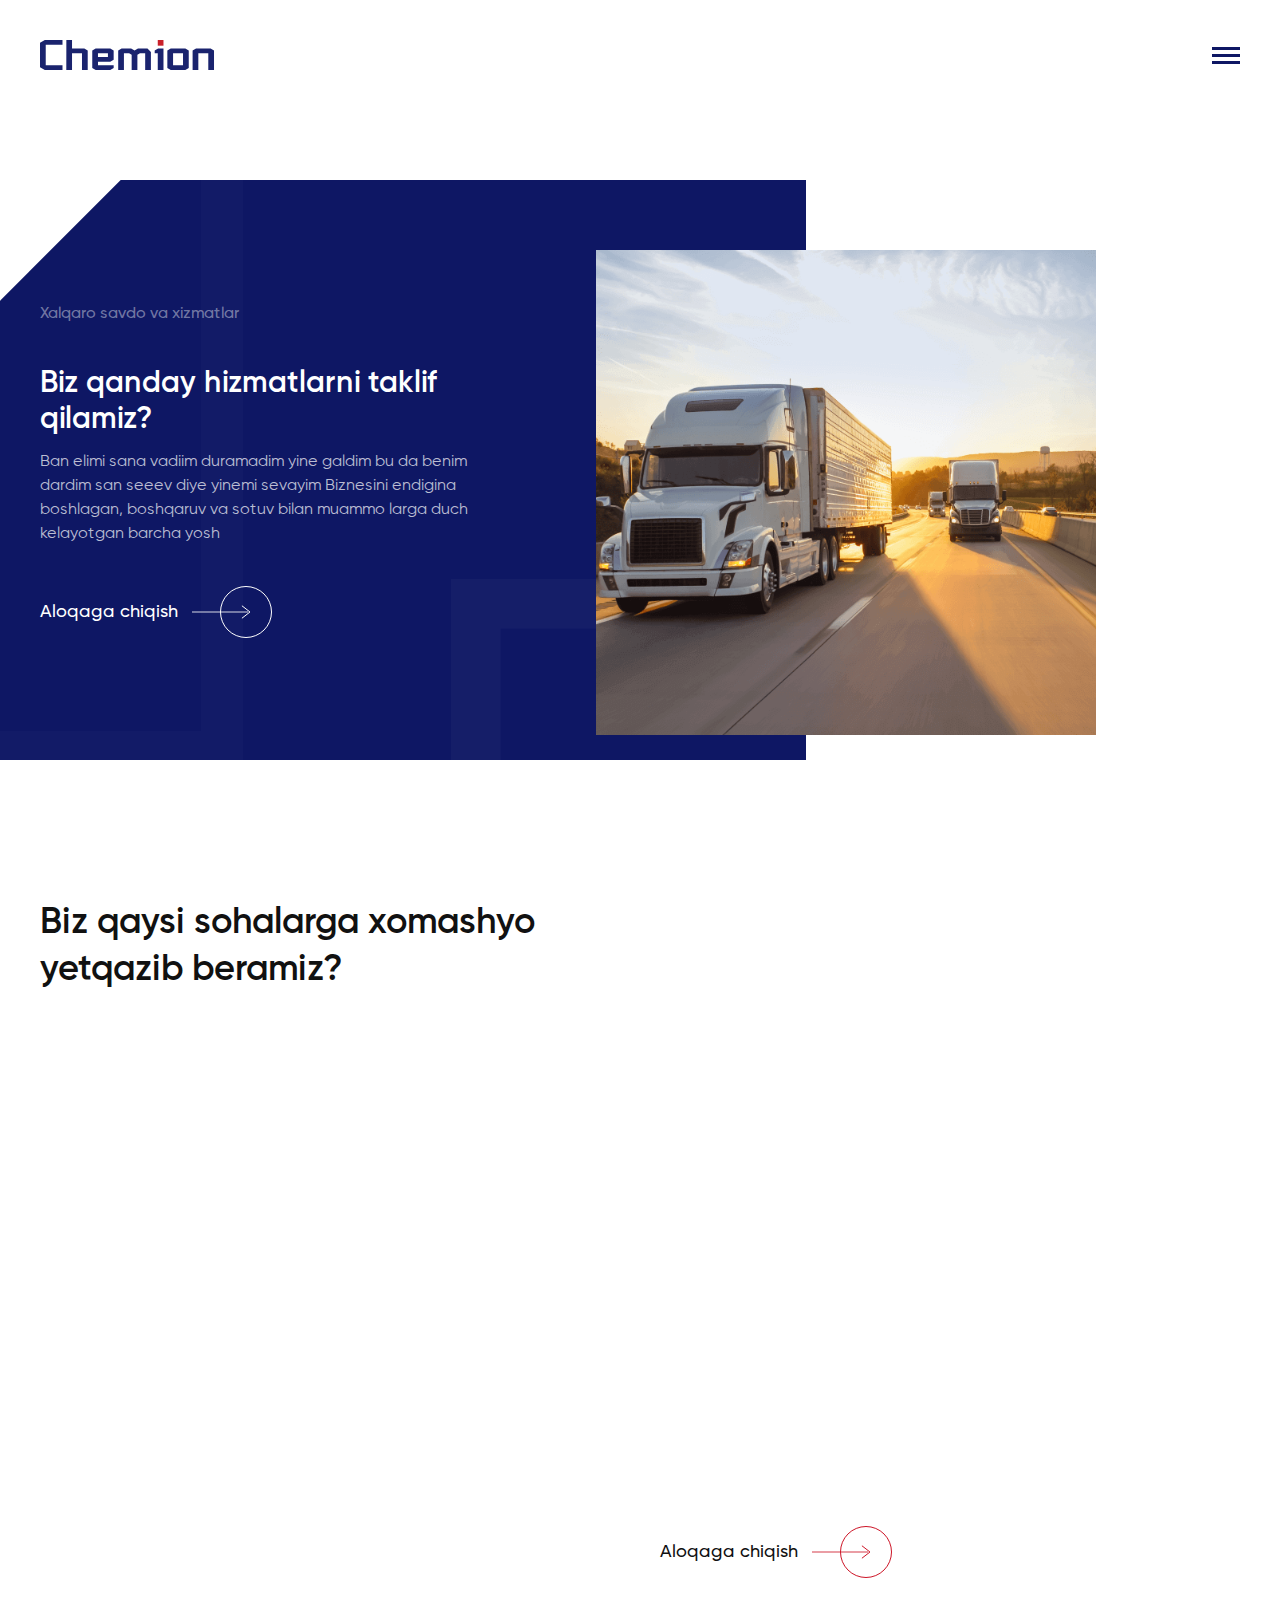
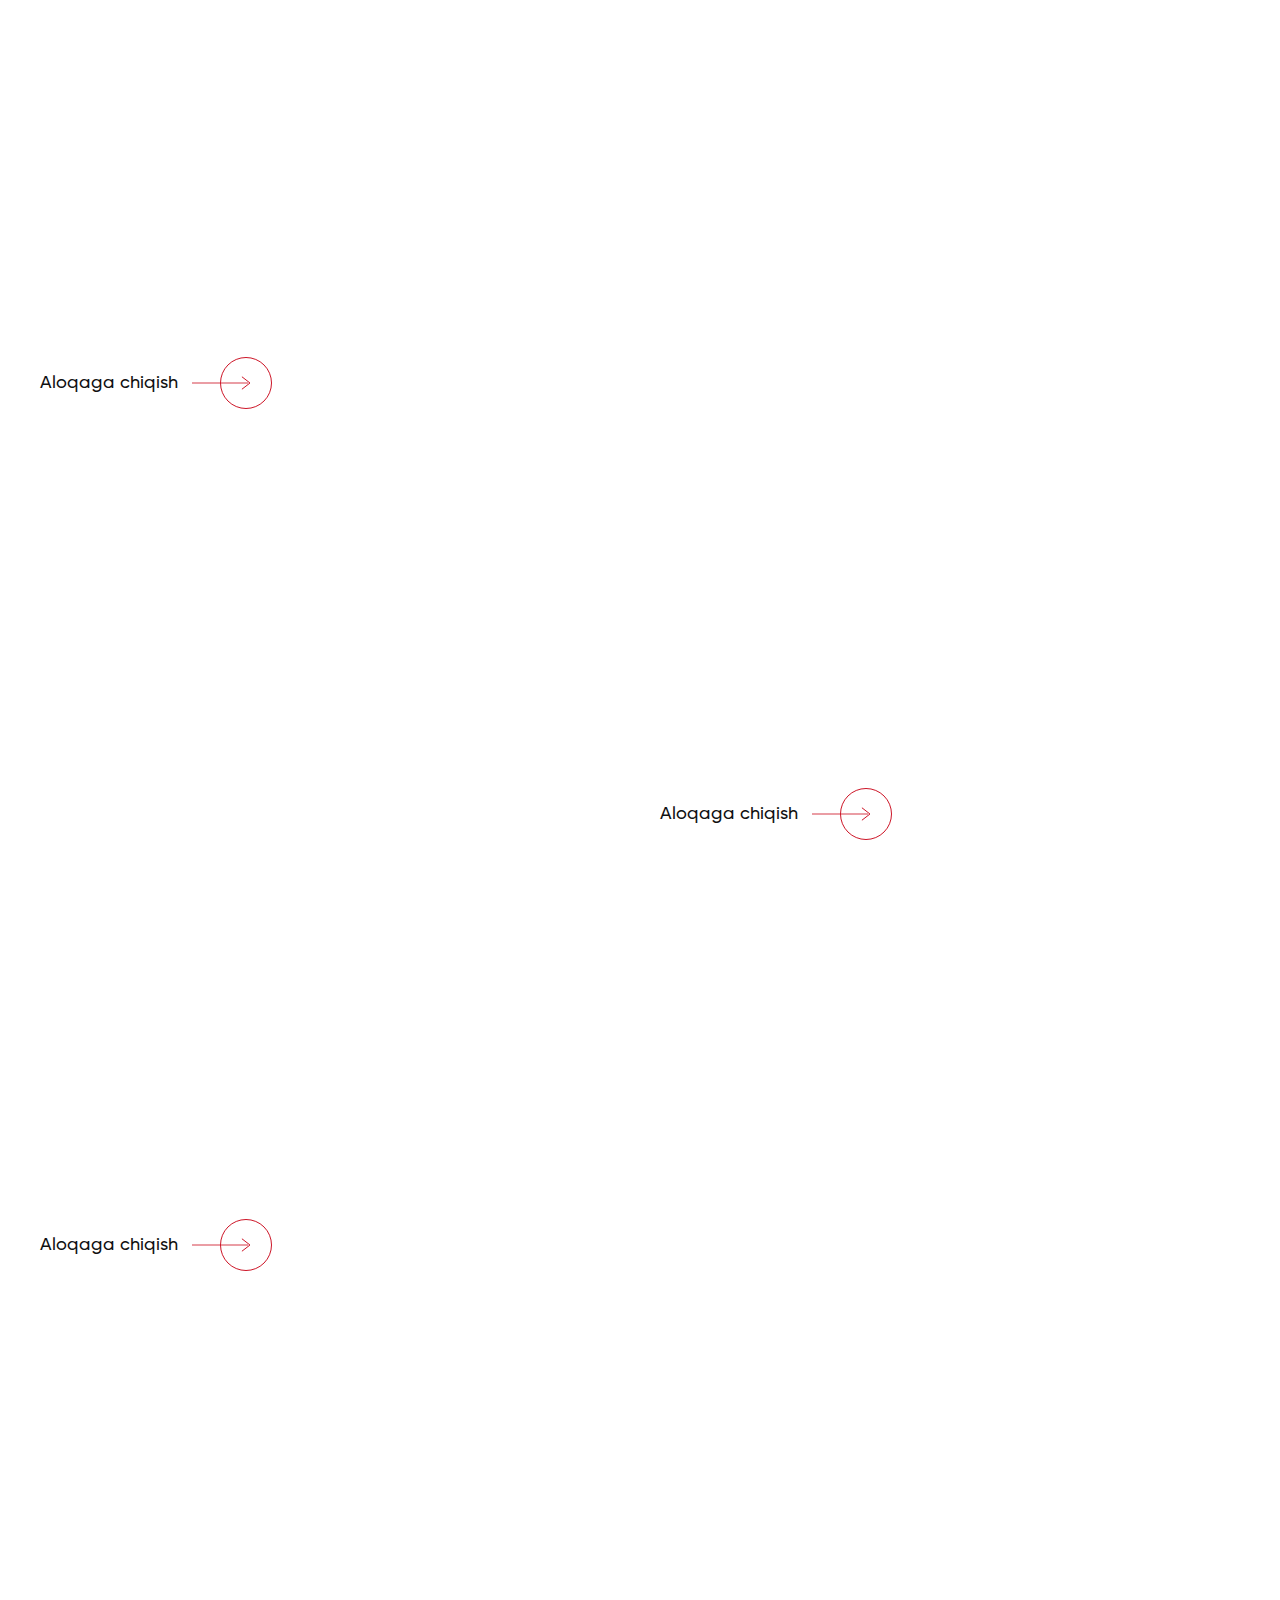
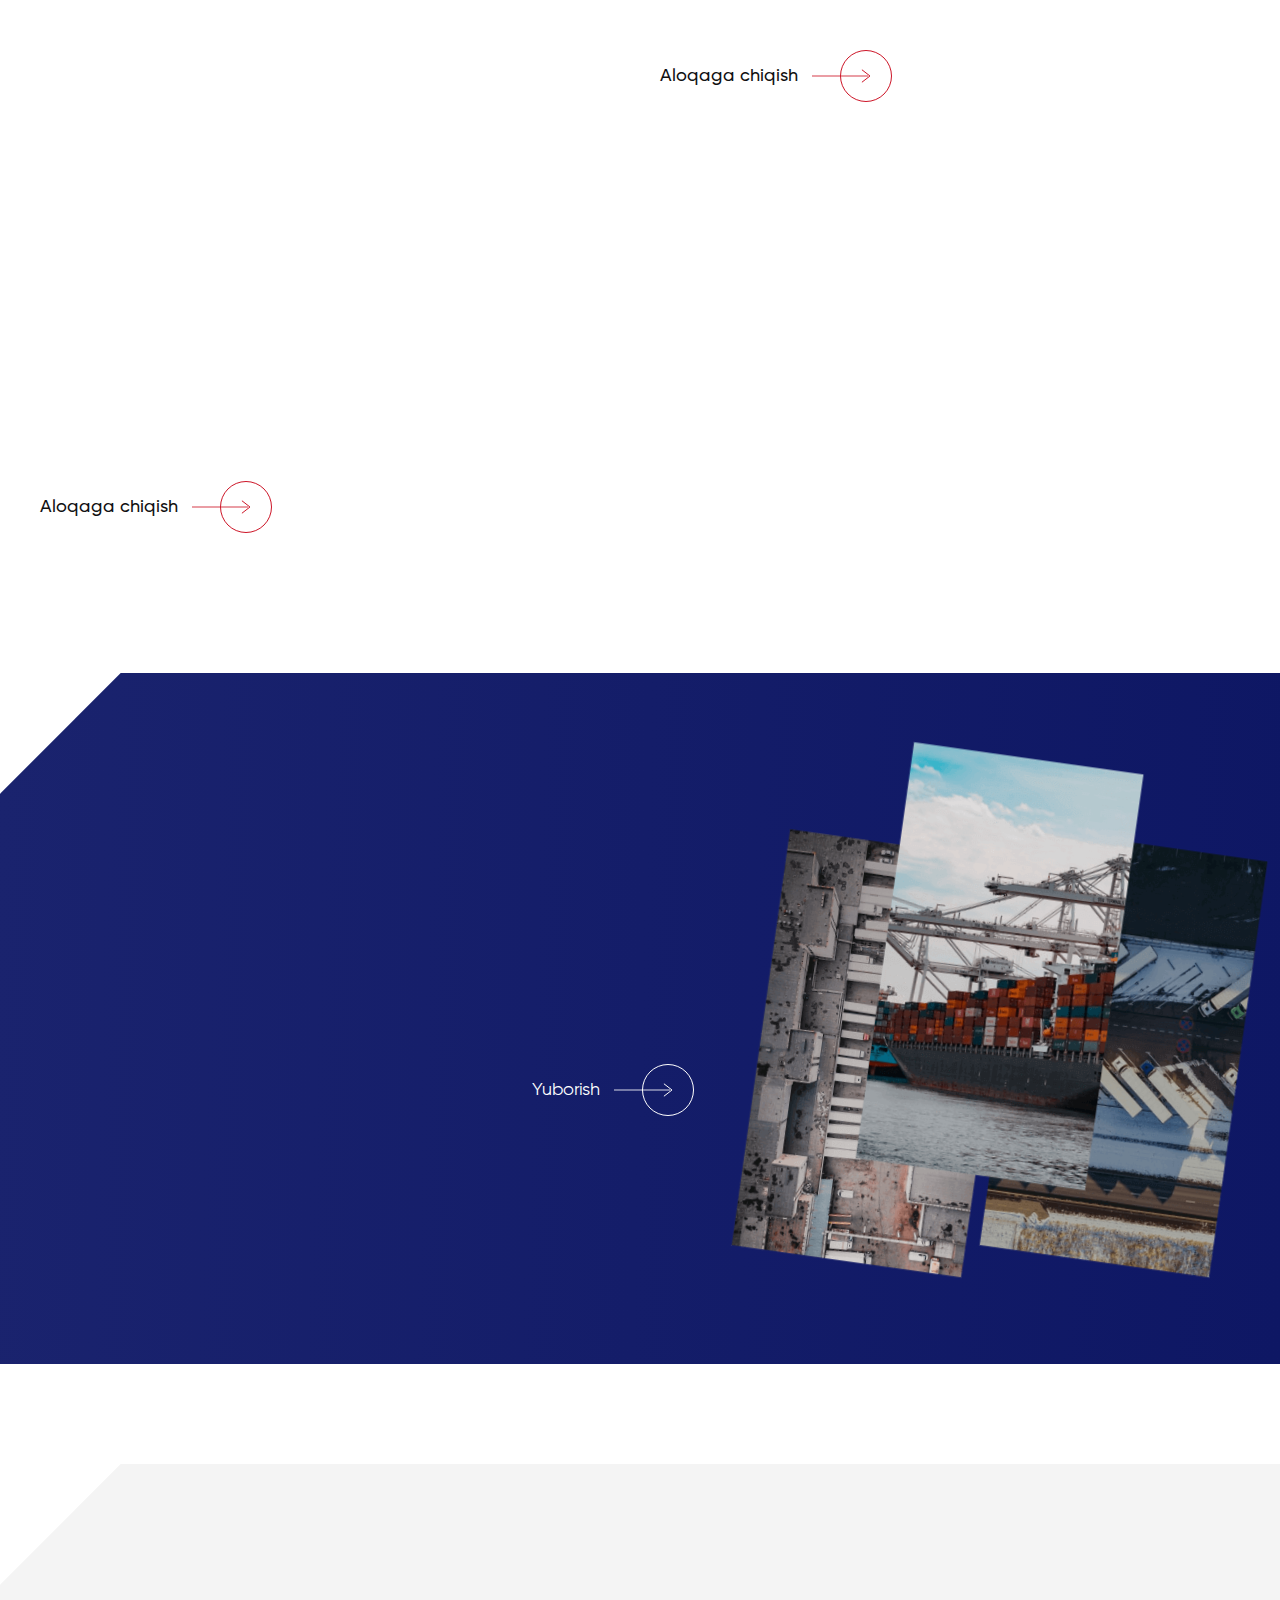
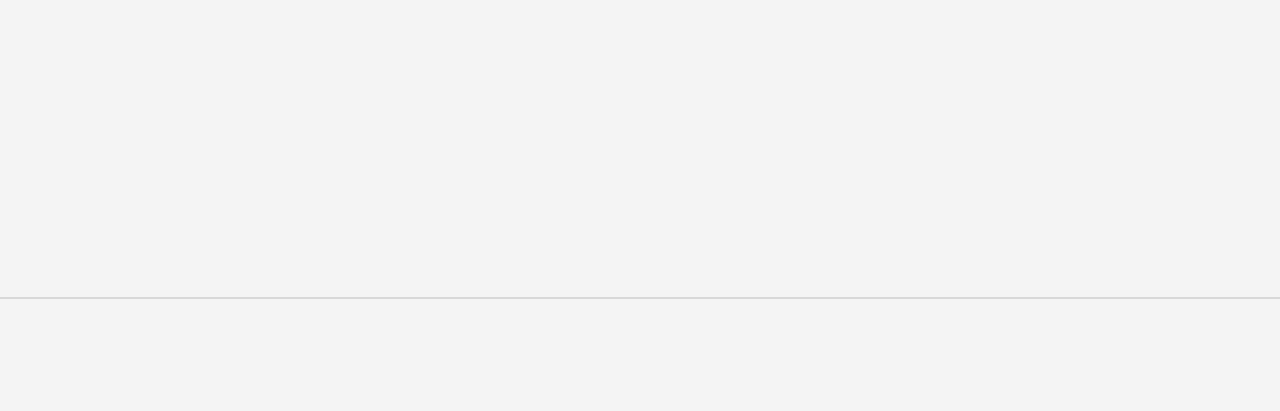
<file: layouts/services.html>
<!DOCTYPE html>
<html lang="en">
<head>
    <meta charset="UTF-8">
    <meta http-equiv="X-UA-Compatible" content="IE=edge" />
    <meta name="viewport" content="width=device-width, initial-scale=1.0" />
    <title>Chemion</title>
    
    <link rel="stylesheet" href="../assets/css/uikit.min.css" />
    <link rel="stylesheet" href="../assets/css/tailwind.css" />
    
    <link rel="stylesheet" href="../assets/sass/main.css">
    
</head>
<body>
    
    <div id="overlay" class="uk-position-fixed uk-width-1-1 uk-height-1-1 uk-position-top-left uk-flex uk-flex-center uk-flex-middle" style="background: rgba(17, 17, 17, 0.42); backdrop-filter: blur(32px); z-index: 999;">
        <div>
            <img class="anim-circle w-[233px]" src="../assets/img/svg/logo.svg" alt="logo">
        </div>
    </div>
    
    <div uk-sticky="show-on-up: true; animation: uk-animation-slide-top; sel-target: .main-header; cls-active: uk-navbar-sticky bg-[#fff]; cls-inactive: uk-navbar-transparent z-[9]; top: 200;" class="navbar">
        <header id="mainHeader" class="header main-header absolute top-0 left-0 w-full z-10 border-b border-[#fff] border-opacity-[0.06]">
            
            <div class="uk-container uk-container-large">
                <nav class="uk-flex uk-flex-middle py-[30px] sm:py-[40px] 2xl:py-[60px]" uk-grid>
                    
                    <div class="uk-navbar-left">
                        <div class="uk-flex-middle" uk-grid>
                            <div>
                                <a href="index.html">
                                    <img class="uk-animation-fade w-[150px] sm:w-[175px]" src="../assets/img/svg/logo.svg" alt="Logo">
                                </a>
                            </div>
                        </div>
                    </div>
                    
                    <div class="uk-navbar-right">
                        <div>  
                            <div class="text-[#1d1d1b]">
                                <a href="javascript:void(0);" uk-toggle="target: #offcanvas-flip" class="text-[#1d1d1b] hover-link">
                                    <img class="w-[28px] h-[17px]" src="../assets/img/svg/menu.svg" alt="menu">                                          
                                </a>
                            </div>
                            
                            <div id="offcanvas-flip" uk-offcanvas="flip: true; overlay: true">
                                <div class="uk-offcanvas-bar uk-padding-remove">
                                    
                                    <div class="uk-position-relative h-full w-full uk-padding-remove-bottom" uk-scrollspy="target: .animBottom; cls: uk-animation-slide-top-small; delay: 100;">
                                        
                                        <div class="sm:p-[30px] xl:p-[40px]">
                                            <div class="uk-padding uk-position-relative">
                                                <ul class="uk-grid-small uk-child-width-1-1 space-y-[25px]">
                                                    <li class="flex justify-end">
                                                        <button class="uk-offcanvas-close" type="button" uk-close>
                                                            <div class="border border-[#CD1527] rounded-full">
                                                                <img src="../assets/img/svg/add.svg" alt="close"> 
                                                            </div>                                     
                                                        </button>
                                                    </li>
                                                    <li>
                                                        <a href="about.html" class="text-[#000] hover-link-none nav-item active animBottom">Bosh sahifa</a>
                                                    </li>
                                                    <li>
                                                        <a href="about.html" class="text-[#000] hover-link-none nav-item animBottom">Biz haqimizda</a>
                                                    </li>
                                                    <li>
                                                        <a href="office.html" class="text-[#000] hover-link-none nav-item animBottom">Xalqaro savdo va xizmatlar</a>
                                                    </li>
                                                    <li>
                                                        <a href="services.html" class="text-[#000] hover-link-none nav-item animBottom">Xizmatlar</a>
                                                    </li>
                                                    <li>
                                                        <div class="flex items-center space-x-[20px] text-[#000]">
                                                            <a href="contact.html" class="nav-item-mini-link hover-link-none animBottom">Kontaktlar</a>
                                                            <a href="news.html" class="nav-item-mini-link hover-link-none animBottom">Yangiliklar</a>
                                                        </div>
                                                    </li>
                                                    <li>
                                                        <ul class="flex items-center space-x-[20px] nav-lang-links-wrapper pt-[30px]">
                                                            <li>
                                                                <a href="#" class="active animBottom hover-link-none">UZ</a>
                                                            </li>
                                                            <li>
                                                                <a href="#" class="animBottom hover-link-none">RU</a>
                                                            </li>
                                                            <li>
                                                                <a href="#" class="animBottom hover-link-none">EN</a>
                                                            </li>
                                                        </ul>
                                                    </li>
                                                </ul>
                                                <div class="uk-position-absolute right-[0px] bottom-[0px] nav-socials-wrapper">
                                                    <ul class="flex items-center uk-flex-column space-y-[14px] uk-padding">
                                                        <li class="animBottom">
                                                            <a href="#" class="w-[48px] h-[48px] flex items-center justify-center border border-[#1A236E] rounded-full">
                                                               <img src="../assets/img/svg/linkedin.svg" alt="linkin">                                                           
                                                            </a>
                                                        </li>
                                                        <li class="animBottom">
                                                            <a href="#" class="w-[48px] h-[48px] flex items-center justify-center border border-[#1A236E] rounded-full">
                                                                <img src="../assets/img/svg/facebook.svg" alt="facebook"> 
                                                            </a>
                                                        </li>
                                                        <li class="animBottom">
                                                            <a href="#" class="w-[48px] h-[48px] flex items-center justify-center border border-[#1A236E] rounded-full">
                                                                <img src="../assets/img/svg/telegram.svg" alt="telegram">                                                             
                                                            </a>
                                                        </li>
                                                    </ul>
                                                </div>
                                            </div>
                                        </div>
                                        
                                        <div class="nav-content-bottom p-[20px] md:p-[40px] border-[15px] border-[#1D2F45] mt-[100px] w-full animBottom">
                                            <div class="nav-content-bottom-wrapper uk-flex-middle justify-between" uk-grid>
                                                <div class="nav-content-bottom-context">
                                                    <h3 class="text-xl sm:text-[24px] 2xl:text-[28px] font-bold animBottom" style="color: #111; font-family: 'Gilroy';">
                                                        Biz bilan ishlash istagida bo’lsangiz biz bilan aloqaga chiqing.
                                                    </h3>
                                                    <div class="mt-[10px] animBottom">
                                                        <p class="text-opacity-[0.82]" style="color: #111;">
                                                            Bizdan sotib olgan mijozlarimiz har doim shunga ohshaga ashulalar eshitib yurishadi 2% chegirma doimiy mijozlarga.
                                                        </p>
                                                    </div>
                                                </div>
                                                <div class="w-[270px] flex uk-flex-right@m text-[#111] uk-animation-fade nav-content-contact-link">
                                                    <a href="#" class="text-lg 2xl:text-xl text-[#111] flex items-center hover-link-none group sm:mt-[20px] md:mt-[0]">
                                                        Aloqaga chiqish
                                                        <div class="group-hover:w-[15px] duration-500 w-[28px] ml-[14px] h-[2px] bg-[#CD1527] bg-opacity-[0.42]"></div>
                                                        <div class="absolute w-[52px] h-[52px] rounded-full border border-[#CD1527] flex items-center relative">
                                                            <div class="absolute left-[-15px] w-[28px] h-[2px] bg-[#CD1527] bg-opacity-[0.42] ml-[14px]" style="z-index: -1;"></div>
                                                            <div class="absolute left-[50%] translate-x-[-50%]">
                                                                <svg width="9" height="14" viewBox="0 0 9 14" fill="none" xmlns="http://www.w3.org/2000/svg">
                                                                    <path d="M0.638733 0.930176L8.47915 7.00018L0.638733 13.0702" stroke="#CD1527" stroke-miterlimit="10" stroke-linecap="round" stroke-linejoin="round"/>
                                                                </svg>                                                    
                                                            </div>
                                                        </div>
                                                    </a>
                                                </div>
                                            </div>
                                        </div>
                                        
                                    </div>
                                    
                                </div>
                            </div>
                        </div>
                    </div>
                    
                    
                </nav>
            </div>
            
        </header>
    </div>
    
    <section class="uk-section uk-padding-remove-vertical mt-[110px] sm:mt-[140px] xl:mt-[180px] relative uk-overflow-hidden about-main-section" uk-scrollspy="target: .animateBottom; cls: uk-animation-slide-bottom-medium;delay: 100; repeat: true">
        <div class="arrow-right rotate-[225deg] absolute left-[-20px] top-[-80px] uk-visible@l"></div>
        
        <div class="about-ractangle-img-wrapper absolute left-0 top-[-230px] lg:top-[-170px] uk-visible@m">
            <svg width="433" height="763" viewBox="0 0 433 763" fill="none" xmlns="http://www.w3.org/2000/svg">
                <rect opacity="0.02" x="-95" y="21" width="507" height="721" stroke="white" stroke-width="42"/>
            </svg>                
        </div>
        
        <div class="uk-grid-collapse" uk-grid>
            <div class="bg-[#0E1764] uk-padding uk-width-expand about-text-side-wrapper">
                <div class="left-1/2 top-1/2 absolute w-full -translate-y-1/2
                uk-container uk-container-large -translate-x-1/2">
                <div class="uk-flex-middle uk-container uk-container-large"  uk-grid>
                    
                    <div class="absolute about-ractagnel-bottom-img-wrapper uk-visible@s">
                        <svg width="649" height="" viewBox="0 0 549 312" fill="none" xmlns="http://www.w3.org/2000/svg">
                            <rect opacity="0.03" x="21" y="21" width="507" height="270" stroke="white" stroke-width="42"/>
                        </svg>                
                    </div>
                    
                    <div class="md:w-[400px] lg:w-[500px] about-main-content-wrapper">
                        <div class="uk-flex uk-flex-column">
                            <p class="text-[#fff] text-opacity-[0.42] font-500 animateBottom">Xalqaro savdo va xizmatlar</p>
                            <h1 class="heading-four text-[#fff] mt-[40px] animateBottom">
                                Biz qanday hizmatlarni taklif qilamiz?
                            </h1>
                            <div class="mt-[12px]">
                                <p class="text-[#fff] font-400 text-opacity-[0.72] animateBottom">
                                    Ban elimi sana vadiim duramadim yine galdim bu da benim dardim san seeev diye yinemi sevayim Biznesini endigina boshlagan, boshqaruv va sotuv bilan muammo larga duch kelayotgan barcha yosh 
                                </p>
                            </div>
                            <div>
                                <div class="mt-[40px] text-[#fff] uk-display-inline-block">
                                    <div class="w-[230px] 2xl:w-[245px] flex uk-flex-right text-[#fff] uk-animation-fade">
                                        <a href="#" class="text-lg 2xl:text-xl text-[#fff] flex items-center hover-link-none group font-500">
                                            Aloqaga chiqish
                                            <div class="group-hover:w-[15px] duration-500 w-[28px] ml-[14px] h-[2px] bg-[#fff] bg-opacity-[0.42]"></div>
                                            <div class="absolute w-[52px] h-[52px] rounded-full border border-[#fff] flex items-center relative">
                                                <div class="absolute left-[-15px] w-[28px] h-[2px] bg-[#fff] bg-opacity-[0.42] ml-[14px]" style="z-index: -1;"></div>
                                                <div class="absolute left-[50%] translate-x-[-50%]">
                                                    <svg width="9" height="14" viewBox="0 0 9 14" fill="none" xmlns="http://www.w3.org/2000/svg">
                                                        <path d="M0.638733 0.930176L8.47915 7.00018L0.638733 13.0702" stroke="#fff" stroke-miterlimit="10" stroke-linecap="round" stroke-linejoin="round"/>
                                                    </svg>                                                    
                                                </div>
                                            </div>
                                        </a>
                                    </div>
                                </div>
                            </div>
                        </div>
                    </div>
                </div>
            </div>
        </div>
        
        <div class="pt-[70px] pb-[25px] w-[30%] xl:w-[37%] uk-visible@m">
            <div class="uk-container uk-container-large uk-position-relative ml-[-220px] about-main-img-wrapper">                        
                <div>
                    <img class="w-[627px] h-[608px] object-center" src="../assets/img/service/main-img.png" alt="main img">
                </div>
            </div>
        </div>
    </div>
</section>

<section class="uk-section uk-position-relative uk-overflow-hidden uk-overflow-hidden" uk-scrollspy="target: .animBottom; cls: uk-animation-slide-bottom-medium;delay: 100;">     
    <div class="uk-container uk-container-large uk-margin-large-bottom uk-margin-large-top" uk-scrollspy="target: .animateBottom; cls: uk-animation-slide-bottom-medium;delay: 100; repeat: true">
        <div class="uk-flex-middle" uk-grid>
            <div class="uk-width-1-2@l uk-width-3-4@m">
                <div class="uk-flex uk-flex-column">
                    <h2 class="heading-second text-[#111] animateBottom">
                        Biz qaysi sohalarga xomashyo yetqazib beramiz?
                    </h2>
                    <p class="mt-[12px] text-[#111] animateBottom">
                        Xalqaro miqiyosda kimyoviy xom-ashyolarni yetkazib berish bilan shug‘ullanuvchi rivojlanayotgan, o‘zgaruvchan bozorlarga moslashuvchan va doimiy o‘sishni o‘z oldiga maqsad qilib olgan jamoa ega kompaniya.
                    </p>
                </div>
            </div>
            
            
            <div class="2xl:pr-[100px] 2xl:pl-[100px] uk-margin-large-top" uk-scrollspy="cls: uk-animation-shake; target: .animShake; delay: 100; repeat: true">
                <div class="uk-margin-large-top">
                    <div class="uk-flex-middle uk-flex-between" uk-grid>
                        <div class="uk-width-1-2 uk-visible@l">
                            <div class="uk-grid-small relative" uk-grid>
                                <div class="absolute top-[-30px] right-[80px]" style="z-index: 1;">
                                    <img class="vod-img-3 w-[387px] object-cover animShake" src="../assets/img/service/service-product-img-3.png" alt="service" loading="lazy">
                                </div>
                                <div class="absolute top-1/2 translate-y-[-50%] left-0" style="z-index: 3;">
                                    <img class="vod-img-2 w-[285px] object-cover animShake" src="../assets/img/service/service-product-img-2.png" alt="service" loading="lazy">
                                </div>
                                <div class="absolute bottom-[-30px] left-1/2 translate-x-[-50%]" style="z-index: 2;">
                                    <img class="vod-img-1 w-[321px] object-cover animShake" src="../assets/img/service/service-product-img-1.png" alt="service" loading="lazy">
                                </div>
                            </div>
                        </div>
                        
                        <div class="uk-width-1-2@l uk-width-3-4@m">
                            <div class="uk-flex uk-flex-column">
                                <h2 class="heading-four text-[#111] animBottom">
                                    Qog’oz ishlab chiqarish sohasi
                                </h2>
                                <div class="mt-[22px]">
                                    <p class="sm:text-xl 2xl:text-[20px] text-[#222] text-opacity-[0.72] font-500 animBottom">
                                        Ban elimi sana vadiim duramadim yine galdim bu da benim dardim san seeev diye yinemi sevayim Biznesini endigina boshlagan, boshqaruv va sotuv bilan muammo larga duch kelayotgan barcha yosh 
                                    </p>
                                </div>
                                <div class="mt-[12px]">
                                    <p class="sm:text-xl 2xl:text-[20px] text-[#222] text-opacity-[0.72] font-500 animBottom">
                                        Ban elimi sana vadiim duramadim yine galdim bu da benim dardim san seeev diye yinemi sevayim
                                        Biznesini endigina boshlagan, boshqaruv va sotuv bilan muammo
                                    </p>
                                </div>
                                <div>
                                    <div class="mt-[40px] text-[#111] uk-display-inline-block">
                                        <div class="w-[230px] 2xl:w-[245px] flex uk-flex-right text-[#111] uk-animation-fade">
                                            <a href="#" class="text-lg 2xl:text-xl text-[#111] flex items-center hover-link-none group font-500">
                                                Aloqaga chiqish
                                                <div class="group-hover:w-[15px] duration-500 w-[28px] ml-[14px] h-[2px] bg-[#CD1527] bg-opacity-[0.42]"></div>
                                                <div class="absolute w-[52px] h-[52px] rounded-full border border-[#CD1527] flex items-center relative">
                                                    <div class="absolute left-[-15px] w-[28px] h-[2px] bg-[#CD1527] bg-opacity-[0.42] ml-[14px]" style="z-index: -1;"></div>
                                                    <div class="absolute left-[50%] translate-x-[-50%]">
                                                        <svg width="9" height="14" viewBox="0 0 9 14" fill="none" xmlns="http://www.w3.org/2000/svg">
                                                            <path d="M0.638733 0.930176L8.47915 7.00018L0.638733 13.0702" stroke="#CD1527" stroke-miterlimit="10" stroke-linecap="round" stroke-linejoin="round"/>
                                                        </svg>                                                    
                                                    </div>
                                                </div>
                                            </a>
                                        </div>
                                    </div>
                                </div>
                            </div>
                        </div>
                    </div>
                </div>
                
                <div class="mt-[70px] lg:mt-[170px]">
                    <div class="uk-flex-middle uk-flex-between" uk-grid>
                        <div class="uk-width-1-2@l uk-width-3-4@m">
                            <div class="uk-flex uk-flex-column">
                                <h2 class="heading-four text-[#111] animBottom">
                                    Textil mahsulotlari
                                </h2>
                                <div class="mt-[22px]">
                                    <p class="sm:text-xl 2xl:text-[20px] text-[#222] text-opacity-[0.72] font-500 animBottom">
                                        Ban elimi sana vadiim duramadim yine galdim bu da benim dardim san seeev diye yinemi sevayim Biznesini endigina boshlagan, boshqaruv va sotuv bilan muammo larga duch kelayotgan barcha yosh 
                                    </p>
                                </div>
                                <div class="mt-[12px]">
                                    <p class="sm:text-xl 2xl:text-[20px] text-[#222] text-opacity-[0.72] font-500 animBottom">
                                        Ban elimi sana vadiim duramadim yine galdim bu da benim dardim san seeev diye yinemi sevayim
                                        Biznesini endigina boshlagan, boshqaruv va sotuv bilan muammo
                                    </p>
                                </div>
                                <div>
                                    <div class="mt-[40px] text-[#111] uk-display-inline-block">
                                        <div class="w-[230px] 2xl:w-[245px] flex uk-flex-right text-[#111] uk-animation-fade">
                                            <a href="#" class="text-lg 2xl:text-xl text-[#111] flex items-center hover-link-none group font-500">
                                                Aloqaga chiqish
                                                <div class="group-hover:w-[15px] duration-500 w-[28px] ml-[14px] h-[2px] bg-[#CD1527] bg-opacity-[0.42]"></div>
                                                <div class="absolute w-[52px] h-[52px] rounded-full border border-[#CD1527] flex items-center relative">
                                                    <div class="absolute left-[-15px] w-[28px] h-[2px] bg-[#CD1527] bg-opacity-[0.42] ml-[14px]" style="z-index: -1;"></div>
                                                    <div class="absolute left-[50%] translate-x-[-50%]">
                                                        <svg width="9" height="14" viewBox="0 0 9 14" fill="none" xmlns="http://www.w3.org/2000/svg">
                                                            <path d="M0.638733 0.930176L8.47915 7.00018L0.638733 13.0702" stroke="#CD1527" stroke-miterlimit="10" stroke-linecap="round" stroke-linejoin="round"/>
                                                        </svg>                                                    
                                                    </div>
                                                </div>
                                            </a>
                                        </div>
                                    </div>
                                </div>
                            </div>
                        </div>
                        
                        <div class="uk-width-1-2 uk-visible@l">
                            <div class="uk-grid-small relative" uk-grid>
                                <div class="absolute top-[-30px] right-[80px]" style="z-index: 1;">
                                    <img class="vod-img-3 w-[387px] object-cover animShake" src="../assets/img/service/textil-img-3.png" alt="service" loading="lazy">
                                </div>
                                <div class="absolute top-1/2 translate-y-[-50%] left-0" style="z-index: 3;">
                                    <img class="vod-img-2 w-[285px] object-cover animShake" src="../assets/img/service/textil-img-1.png" alt="service" loading="lazy">
                                </div>
                                <div class="absolute bottom-[-30px] left-1/2 translate-x-[-50%]" style="z-index: 2;">
                                    <img class="vod-img-1 w-[321px] object-cover animShake" src="../assets/img/service/textil-img-2.png" alt="service" loading="lazy">
                                </div>
                            </div>
                        </div>
                    </div>
                </div>
                
                <div class="mt-[70px] lg:mt-[170px]">
                    <div class="uk-flex-middle uk-flex-between" uk-grid>
                        <div class="uk-width-1-2 uk-visible@l">
                            <div class="uk-grid-small relative" uk-grid>
                                <div class="absolute top-[-30px] right-[80px]" style="z-index: 1;">
                                    <img class="vod-img-3 w-[387px] object-cover animShake" src="../assets/img/service/polimer-img-3.png" alt="service" loading="lazy">
                                </div>
                                <div class="absolute top-1/2 translate-y-[-50%] left-0" style="z-index: 3;">
                                    <img class="vod-img-2 w-[285px] object-cover animShake" src="../assets/img/service/polimer-img-2.png" alt="service" loading="lazy">
                                </div>
                                <div class="absolute bottom-[-30px] left-1/2 translate-x-[-50%]" style="z-index: 2;">
                                    <img class="vod-img-1 w-[321px] object-cover animShake" src="../assets/img/service/polimer-img-1.png" alt="service" loading="lazy">
                                </div>
                            </div>
                        </div>
                        
                        <div class="uk-width-1-2@l uk-width-3-4@m">
                            <div class="uk-flex uk-flex-column">
                                <h2 class="heading-four text-[#111] animBottom">
                                    Polimer
                                </h2>
                                <div class="mt-[22px]">
                                    <p class="sm:text-xl 2xl:text-[20px] text-[#222] text-opacity-[0.72] font-500 animBottom">
                                        Ban elimi sana vadiim duramadim yine galdim bu da benim dardim san seeev diye yinemi sevayim Biznesini endigina boshlagan, boshqaruv va sotuv bilan muammo larga duch kelayotgan barcha yosh 
                                    </p>
                                </div>
                                <div class="mt-[12px]">
                                    <p class="sm:text-xl 2xl:text-[20px] text-[#222] text-opacity-[0.72] font-500 animBottom">
                                        Ban elimi sana vadiim duramadim yine galdim bu da benim dardim san seeev diye yinemi sevayim
                                        Biznesini endigina boshlagan, boshqaruv va sotuv bilan muammo
                                    </p>
                                </div>
                                <div>
                                    <div class="mt-[40px] text-[#111] uk-display-inline-block">
                                        <div class="w-[230px] 2xl:w-[245px] flex uk-flex-right text-[#111] uk-animation-fade">
                                            <a href="#" class="text-lg 2xl:text-xl text-[#111] flex items-center hover-link-none group font-500">
                                                Aloqaga chiqish
                                                <div class="group-hover:w-[15px] duration-500 w-[28px] ml-[14px] h-[2px] bg-[#CD1527] bg-opacity-[0.42]"></div>
                                                <div class="absolute w-[52px] h-[52px] rounded-full border border-[#CD1527] flex items-center relative">
                                                    <div class="absolute left-[-15px] w-[28px] h-[2px] bg-[#CD1527] bg-opacity-[0.42] ml-[14px]" style="z-index: -1;"></div>
                                                    <div class="absolute left-[50%] translate-x-[-50%]">
                                                        <svg width="9" height="14" viewBox="0 0 9 14" fill="none" xmlns="http://www.w3.org/2000/svg">
                                                            <path d="M0.638733 0.930176L8.47915 7.00018L0.638733 13.0702" stroke="#CD1527" stroke-miterlimit="10" stroke-linecap="round" stroke-linejoin="round"/>
                                                        </svg>                                                    
                                                    </div>
                                                </div>
                                            </a>
                                        </div>
                                    </div>
                                </div>
                            </div>
                        </div>
                    </div>
                </div>
                
                <div class="mt-[70px] lg:mt-[170px]">
                    <div class="uk-flex-middle uk-flex-between" uk-grid>
                        <div class="uk-width-1-2@l uk-width-3-4@m">
                            <div class="uk-flex uk-flex-column">
                                <h2 class="heading-four text-[#111] animBottom">
                                    Yuvish vositalari
                                </h2>
                                <div class="mt-[22px]">
                                    <p class="sm:text-xl 2xl:text-[20px] text-[#222] text-opacity-[0.72] font-500 animBottom">
                                        Ban elimi sana vadiim duramadim yine galdim bu da benim dardim san seeev diye yinemi sevayim Biznesini endigina boshlagan, boshqaruv va sotuv bilan muammo larga duch kelayotgan barcha yosh 
                                    </p>
                                </div>
                                <div class="mt-[12px]">
                                    <p class="sm:text-xl 2xl:text-[20px] text-[#222] text-opacity-[0.72] font-500 animBottom">
                                        Ban elimi sana vadiim duramadim yine galdim bu da benim dardim san seeev diye yinemi sevayim
                                        Biznesini endigina boshlagan, boshqaruv va sotuv bilan muammo
                                    </p>
                                </div>
                                <div>
                                    <div class="mt-[40px] text-[#111] uk-display-inline-block">
                                        <div class="w-[230px] 2xl:w-[245px] flex uk-flex-right text-[#111] uk-animation-fade">
                                            <a href="#" class="text-lg 2xl:text-xl text-[#111] flex items-center hover-link-none group font-500">
                                                Aloqaga chiqish
                                                <div class="group-hover:w-[15px] duration-500 w-[28px] ml-[14px] h-[2px] bg-[#CD1527] bg-opacity-[0.42]"></div>
                                                <div class="absolute w-[52px] h-[52px] rounded-full border border-[#CD1527] flex items-center relative">
                                                    <div class="absolute left-[-15px] w-[28px] h-[2px] bg-[#CD1527] bg-opacity-[0.42] ml-[14px]" style="z-index: -1;"></div>
                                                    <div class="absolute left-[50%] translate-x-[-50%]">
                                                        <svg width="9" height="14" viewBox="0 0 9 14" fill="none" xmlns="http://www.w3.org/2000/svg">
                                                            <path d="M0.638733 0.930176L8.47915 7.00018L0.638733 13.0702" stroke="#CD1527" stroke-miterlimit="10" stroke-linecap="round" stroke-linejoin="round"/>
                                                        </svg>                                                    
                                                    </div>
                                                </div>
                                            </a>
                                        </div>
                                    </div>
                                </div>
                            </div>
                        </div>
                        
                        <div class="uk-width-1-2 uk-visible@l">
                            <div class="uk-grid-small relative" uk-grid>
                                <div class="absolute top-[-30px] right-[80px]" style="z-index: 1;">
                                    <img class="vod-img-3 w-[387px] object-cover animShake" src="../assets/img/service/wash-img-3.png" alt="service" loading="lazy">
                                </div>
                                <div class="absolute top-1/2 translate-y-[-50%] left-0" style="z-index: 3;">
                                    <img class="vod-img-2 w-[285px] object-cover animShake" src="../assets/img/service/wash-img-2.png" alt="service" loading="lazy">
                                </div>
                                <div class="absolute bottom-[-30px] left-1/2 translate-x-[-50%]" style="z-index: 2;">
                                    <img class="vod-img-1 w-[321px] object-cover animShake" src="../assets/img/service/wash-img-1.png" alt="service" loading="lazy">
                                </div>
                            </div>
                        </div>
                    </div>
                </div>
                
                <div class="mt-[70px] lg:mt-[170px]">
                    <div class="uk-flex-middle uk-flex-between" uk-grid>
                        <div class="uk-width-1-2 uk-visible@l">
                            <div class="uk-grid-small relative" uk-grid>
                                <div class="absolute top-[-30px] right-[80px]" style="z-index: 1;">
                                    <img class="vod-img-3 w-[387px] object-cover animShake" src="../assets/img/service/ogit-img-3.png" alt="service" loading="lazy">
                                </div>
                                <div class="absolute top-1/2 translate-y-[-50%] left-0" style="z-index: 3;">
                                    <img class="vod-img-2 w-[285px] object-cover animShake" src="../assets/img/service/ogit-img-2.png" alt="service" loading="lazy">
                                </div>
                                <div class="absolute bottom-[-30px] left-1/2 translate-x-[-50%]" style="z-index: 2;">
                                    <img class="vod-img-1 w-[321px] object-cover animShake" src="../assets/img/service/ogit-img-1.png" alt="service" loading="lazy">
                                </div>
                            </div>
                        </div>
                        
                        <div class="uk-width-1-2@l uk-width-3-4@m">
                            <div class="uk-flex uk-flex-column">
                                <h2 class="heading-four text-[#111] animBottom">
                                    O’g’itlar
                                </h2>
                                <div class="mt-[22px]">
                                    <p class="sm:text-xl 2xl:text-[20px] text-[#222] text-opacity-[0.72] font-500 animBottom">
                                        Ban elimi sana vadiim duramadim yine galdim bu da benim dardim san seeev diye yinemi sevayim Biznesini endigina boshlagan, boshqaruv va sotuv bilan muammo larga duch kelayotgan barcha yosh 
                                    </p>
                                </div>
                                <div class="mt-[12px]">
                                    <p class="sm:text-xl 2xl:text-[20px] text-[#222] text-opacity-[0.72] font-500 animBottom">
                                        Ban elimi sana vadiim duramadim yine galdim bu da benim dardim san seeev diye yinemi sevayim
                                        Biznesini endigina boshlagan, boshqaruv va sotuv bilan muammo
                                    </p>
                                </div>
                                <div>
                                    <div class="mt-[40px] text-[#111] uk-display-inline-block">
                                        <div class="w-[230px] 2xl:w-[245px] flex uk-flex-right text-[#111] uk-animation-fade">
                                            <a href="#" class="text-lg 2xl:text-xl text-[#111] flex items-center hover-link-none group font-500">
                                                Aloqaga chiqish
                                                <div class="group-hover:w-[15px] duration-500 w-[28px] ml-[14px] h-[2px] bg-[#CD1527] bg-opacity-[0.42]"></div>
                                                <div class="absolute w-[52px] h-[52px] rounded-full border border-[#CD1527] flex items-center relative">
                                                    <div class="absolute left-[-15px] w-[28px] h-[2px] bg-[#CD1527] bg-opacity-[0.42] ml-[14px]" style="z-index: -1;"></div>
                                                    <div class="absolute left-[50%] translate-x-[-50%]">
                                                        <svg width="9" height="14" viewBox="0 0 9 14" fill="none" xmlns="http://www.w3.org/2000/svg">
                                                            <path d="M0.638733 0.930176L8.47915 7.00018L0.638733 13.0702" stroke="#CD1527" stroke-miterlimit="10" stroke-linecap="round" stroke-linejoin="round"/>
                                                        </svg>                                                    
                                                    </div>
                                                </div>
                                            </a>
                                        </div>
                                    </div>
                                </div>
                            </div>
                        </div>
                    </div>
                </div>
                
                <div class="mt-[70px] lg:mt-[170px]">
                    <div class="uk-flex-middle uk-flex-between" uk-grid>
                        <div class="uk-width-1-2@l uk-width-3-4@m">
                            <div class="uk-flex uk-flex-column">
                                <h2 class="heading-four text-[#111] animBottom">
                                    Qurilish sohasi
                                </h2>
                                <div class="mt-[22px]">
                                    <p class="sm:text-xl 2xl:text-[20px] text-[#222] text-opacity-[0.72] font-500 animBottom">
                                        Ban elimi sana vadiim duramadim yine galdim bu da benim dardim san seeev diye yinemi sevayim Biznesini endigina boshlagan, boshqaruv va sotuv bilan muammo larga duch kelayotgan barcha yosh 
                                    </p>
                                </div>
                                <div class="mt-[12px]">
                                    <p class="sm:text-xl 2xl:text-[20px] text-[#222] text-opacity-[0.72] font-500 animBottom">
                                        Ban elimi sana vadiim duramadim yine galdim bu da benim dardim san seeev diye yinemi sevayim
                                        Biznesini endigina boshlagan, boshqaruv va sotuv bilan muammo
                                    </p>
                                </div>
                                <div>
                                    <div class="mt-[40px] text-[#111] uk-display-inline-block">
                                        <div class="w-[230px] 2xl:w-[245px] flex uk-flex-right text-[#111] uk-animation-fade">
                                            <a href="#" class="text-lg 2xl:text-xl text-[#111] flex items-center hover-link-none group font-500">
                                                Aloqaga chiqish
                                                <div class="group-hover:w-[15px] duration-500 w-[28px] ml-[14px] h-[2px] bg-[#CD1527] bg-opacity-[0.42]"></div>
                                                <div class="absolute w-[52px] h-[52px] rounded-full border border-[#CD1527] flex items-center relative">
                                                    <div class="absolute left-[-15px] w-[28px] h-[2px] bg-[#CD1527] bg-opacity-[0.42] ml-[14px]" style="z-index: -1;"></div>
                                                    <div class="absolute left-[50%] translate-x-[-50%]">
                                                        <svg width="9" height="14" viewBox="0 0 9 14" fill="none" xmlns="http://www.w3.org/2000/svg">
                                                            <path d="M0.638733 0.930176L8.47915 7.00018L0.638733 13.0702" stroke="#CD1527" stroke-miterlimit="10" stroke-linecap="round" stroke-linejoin="round"/>
                                                        </svg>                                                    
                                                    </div>
                                                </div>
                                            </a>
                                        </div>
                                    </div>
                                </div>
                            </div>
                        </div>
                        
                        <div class="uk-width-1-2 uk-visible@l">
                            <div class="uk-grid-small relative" uk-grid>
                                <div class="absolute top-[-30px] right-[80px]" style="z-index: 1;">
                                    <img class="vod-img-3 w-[387px] object-cover animShake" src="../assets/img/service/build-img-3.png" alt="service" loading="lazy">
                                </div>
                                <div class="absolute top-1/2 translate-y-[-50%] left-0" style="z-index: 3;">
                                    <img class="vod-img-2 w-[285px] object-cover animShake" src="../assets/img/service/build-img-2.png" alt="service" loading="lazy">
                                </div>
                                <div class="absolute bottom-[-30px] left-1/2 translate-x-[-50%]" style="z-index: 2;">
                                    <img class="vod-img-1 w-[321px] object-cover animShake" src="../assets/img/service/build-img-1.png" alt="service" loading="lazy">
                                </div>
                            </div>
                        </div>
                    </div>
                </div>
            </div>            
        </div>
    </div>
</section>


<section class="uk-section uk-position-relative uk-overflow-hidden uk-position-relative digitals-section-wrapper uk-padding-remove-vertical" uk-scrollspy="target: .animateBottom; cls: uk-animation-slide-bottom-medium;delay: 100">
    <div class="uk-container uk-container-large py-[30px] 2xl:py-[70px]">
        <div class="uk-flex-middle uk-flex-between uk-padding-large uk-padding-remove-horizontal" uk-grid>
            <div class="uk-width-expand@l uk-width-1-1@m">
                <form action="#" class="uk-child-width-1-1 uk-grid-medium" uk-grid>
                    <div class="uk-width-3-4@m uk-width-1-1@l">
                        <h2 class="heading-second text-[#fff] animateBottom">Biznesingizda xomashyo boyicha muammoingiz bo’lsa bizga murojat qilishingiz mumkin.</h2>
                        <p class="lg:w-[74%] text-[#fff] text-opacity-[0.72] mt-[12px] animateBottom">
                            Xalqaro miqiyosda kimyoviy xom-ashyolarni yetkazib berish bilan shug‘ullanuvchi rivojlanayotgan, o‘zgaruvchan bozorlarga moslashuvchan va doimiy 
                        </p>
                    </div>
                    <div class="uk-width-3-4@s uk-width-auto@m">
                        <div class="flex justify-space-between uk-grid-small mt-[6px]" uk-grid>
                            <div class="uk-width-expand@m animateBottom">
                                <div>
                                    <input class="form-input border focus:outline-none w-full rounded-[4px] h-[52px] px-[24px] bg-transparent text-[#fff]" type="text" placeholder="Muhammad Aziz">
                                </div>
                            </div>
                            <div class="uk-width-expand@m animateBottom">
                                <div class="lg:ml-[7px] mt-[6px] md:mt-[0]">
                                    <input class="form-input border focus:outline-none w-full rounded-[4px] h-[52px] px-[24px] bg-transparent text-[#fff]" type="text" placeholder="+9989X XXX XX XX"></input>
                                </div>
                            </div>
                            <div class="form-send-link w-[160px] 2xl:w-[200px] ml-[20px] 2xl:ml-0 flex uk-flex-right text-[#fff] uk-animation-fade">
                                <a href="#" class="text-lg 2xl:text-xl text-[#fff] flex items-center hover-link-none group">
                                    Yuborish
                                    <div class="group-hover:w-[15px] duration-500 w-[28px] ml-[14px] h-[2px] bg-[#fff] bg-opacity-[0.42]"></div>
                                    <div class="absolute w-[52px] h-[52px] rounded-full border border-[#fff] flex items-center relative">
                                        <div class="absolute left-[-15px] w-[28px] h-[2px] bg-[#fff] bg-opacity-[0.42] ml-[14px]" style="z-index: -1;"></div>
                                        <div class="absolute left-[50%] translate-x-[-50%]">
                                            <svg width="9" height="14" viewBox="0 0 9 14" fill="none" xmlns="http://www.w3.org/2000/svg">
                                                <path d="M0.638733 0.930176L8.47915 7.00018L0.638733 13.0702" stroke="white" stroke-miterlimit="10" stroke-linecap="round" stroke-linejoin="round"/>
                                            </svg>                                                    
                                        </div>
                                    </div>
                                </a>
                            </div>
                        </div>
                    </div>
                    <div>
                        <div class="flex md:items-end flex-col md:flex-row mt-[30px]">
                            <div class="text-[#fff] animateBottom">
                                <a href="#" class="heading-second text-[#fff] border-b border-[#fff] border-opacity-[0.42] py-[7px] hover-link-none hover:text-[#ffffffbb] duration-300">+998 97 404 40 04</a>
                            </div>
                            <div class="text-[#fff] animateBottom">
                                <div class="md:ml-[70px] md:mb-[5px] mt-[25px]">
                                    <a href="#" class="border-b border-[#fff] border-opacity-[0.42] py-[7px] text-[#fff] hover-link-none text-xl hover:text-[#ffffffbb] duration-300">
                                        chemion@gmail.com
                                    </a>
                                </div>
                            </div>
                        </div>
                    </div>
                </form>
            </div>
            
            <div class="xl:w-[44%] flex justify-end form-img-wrapper mt-[70px]">
                <div class="uk-grid-small uk-position-relative" uk-grid>
                    <div>
                        <img class="w-[233px] h-[421px] object-cover rotate-[8deg] form-img-1" src="../assets/img/main/matterial-img-2.png" alt="matterial">
                    </div>
                    <div>
                        <img class="w-[233px] h-[421px] object-cover rotate-[8deg] form-img-2" src="../assets/img/main/matterial-img-3.png" alt="matterial">
                    </div>
                    <div class="absolute top-[-87px] left-[50%] translate-x-[-50%]">
                        <img class="w-[233px] h-[421px] object-cover rotate-[8deg] form-img-3" src="../assets/img/main/matterial-img-1.png" alt="matterial">
                    </div>
                </div>
            </div>
        </div>
    </div>
    <div class="arrow-right rotate-[225deg] absolute left-[-20px] top-[-80px] uk-visible@l"></div>
</section>

<footer class="uk-section sm:mt-[100px] uk-position-relative uk-overflow-hidden uk-position-relative bg-[#f4f4f4] uk-padding-remove-vertical" uk-scrollspy="target: .animateBottom; cls: uk-animation-slide-bottom-small;delay: 100">
    
    <div class="absolute footer-ractangle-img-wrapper uk-visible@l animateBottom">
        <svg width="479" height="296" viewBox="0 0 479 296" fill="none" xmlns="http://www.w3.org/2000/svg">
            <rect opacity="0.04" x="21" y="21" width="479" height="254" stroke="#111111" stroke-width="42"/>
        </svg>                
    </div>
    
    <div class="uk-container uk-container-large uk-padding-large sm:pt-[100px]">
        <ul class="uk-flex-between uk-text-center uk-text-left@s pt-[30px] sm:pt-[0]" uk-grid>
            <li class="uk-width-1-3@l uk-width-1-2@s">
                <div>
                    <div class="uk-display-inline-block animateBottom">
                        <a href="index.html">
                            <img class="w-[179px]" src="../assets/img/svg/logo.svg" alt="logo">
                        </a>
                    </div>
                    <div class="mt-[45px]">
                        <div>
                            <h6 class="text-[#8796E9] text-base 2xl:text-lg font-600 animateBottom" style="font-family: 'Gilroy';">Biz qanday muammolarni yechamiz</h6>
                        </div>
                        <p class="2xl:text-lg text-opacity-[0.82] mt-[6px] animateBottom">
                            Ishlab chiqaruvchiga kerak bo’ladiga plomer homashiyolarni kerakli joyga o’z vaqtida sifati buzilamagan holda yetqazib berish bizning eng asosiy yechadigan.
                        </p>
                    </div>
                </div>
            </li>
            <li class="uk-width-1-6@l uk-width-1-5@m uk-width-1-3@s">
                <ul class="flex flex-col space-y-[12px]">
                    <li>
                        <h5 class="2xl:text-lg font-500 text-[#111] text-opacity-[0.42] animateBottom" style="font-family: 'Gilroy';">Web sayt</h5>
                    </li>
                    <li class="text-[#111] animateBottom">
                        <a class="text-[#111] font-500 hover-link-none sm:text-lg md:text-xl 2xl:text-[22px] line-animation" href="index.html">Bosh sahifa</a>
                    </li>
                    <li class="text-[#111] animateBottom">
                        <a class="text-[#111] font-500 hover-link-none sm:text-lg md:text-xl 2xl:text-[22px] line-animation" href="about.html">Biz haqimizda</a>
                    </li>
                    <li class="text-[#111] animateBottom">
                        <a class="text-[#111] font-500 hover-link-none sm:text-lg md:text-xl 2xl:text-[22px] line-animation" href="services.html">Xizmatlar</a>
                    </li>
                    <li class="text-[#111] animateBottom">
                        <a class="text-[#111] font-500 hover-link-none sm:text-lg md:text-xl 2xl:text-[22px] line-animation" href="office.html">Xalqaro savdo</a>
                    </li>
                    <li class="text-[#111] animateBottom">
                        <a class="text-[#111] font-500 hover-link-none sm:text-lg md:text-xl 2xl:text-[22px] line-animation" href="news.html">Yangiliklar</a>
                    </li>
                    <li class="text-[#111] animateBottom">
                        <a class="text-[#111] font-500 hover-link-none sm:text-lg md:text-xl 2xl:text-[22px] line-animation" href="contact.html">Kontaktlar</a>
                    </li>
                </ul>
            </li>
            <li class="uk-width-1-6@m uk-width-1-4@s">
                <ul class="flex flex-col space-y-[12px]">
                    <li>
                        <h5 class="2xl:text-lg font-500 text-[#111] text-opacity-[0.42] animateBottom" style="font-family: 'Gilroy';">Social media</h5>
                    </li>
                    <li class="text-[#111] animateBottom">
                        <a class="text-[#111] font-500 hover-link-none sm:text-lg md:text-xl 2xl:text-[22px] line-animation" href="#">Telegram</a>
                    </li>
                    <li class="text-[#111] animateBottom">
                        <a class="text-[#111] font-500 hover-link-none sm:text-lg md:text-xl 2xl:text-[22px] line-animation" href="#">Facebook</a>
                    </li>
                    <li class="text-[#111] animateBottom">
                        <a class="text-[#111] font-500 hover-link-none sm:text-lg md:text-xl 2xl:text-[22px] line-animation" href="#">LinkedIn</a>
                    </li>
                </ul>
            </li>
            <li class="uk-width-1-4@l uk-width-1-2@s">
                <ul class="flex flex-col space-y-[20px]">
                    <li>
                        <h5 class="2xl:text-lg font-500 text-[#111] text-opacity-[0.42] animateBottom" style="font-family: 'Gilroy';">Kontaktlar</h5>
                    </li>
                    <li class="text-[#111111bb] animateBottom">
                        <a class="text-[#111] font-500 duration-200 hover-link-none sm:text-lg md:text-xl 2xl:text-[22px]" href="#">Bu erga kompaniyaning manzili
                            yoziladi</a>
                        </li>
                        <li class="text-[#111111bb] animateBottom">
                            <a class="text-[#111] font-500 duration-200 hover-link-none sm:text-lg md:text-xl 2xl:text-[22px]" href="tel:+998974044004">+998 97 404 40 04</a>
                        </li>
                        <li class="text-[#111111bb] animateBottom">
                            <a class="text-[#111] font-500 duration-200 hover-link-none sm:text-lg md:text-xl 2xl:text-[22px]" href="mailto:chemion@gmail.com">chemion@gmail.com</a>
                        </li>
                    </ul>
                </li>
            </ul>
        </div>
        <div class="border-t-2 border-[#111] border-opacity-[0.12]" uk-scrollspy="cls: uk-animation-fade; target: .animFade; delay: 100;">
            <div class="uk-container uk-container-large">
                <ul class="uk-flex-middle uk-flex-between@s uk-text-center uk-text-left@s uk-padding uk-padding-remove-horizontal uk-child-width-1-1 uk-child-width-auto@s" uk-grid>
                    <li>
                        <p class="text-sm sm:text-base 2xl:text-lg text-[#111] text-opacity-[0.72] animFade">
                            © Chemion Barcha huqular himoyalangan
                        </p>
                    </li>
                    <li>
                        <div class="uk-display-inline-block animFade">
                            <a href="https://mount.uz">
                                <img class="w-[100px] object-cover" src="../assets/img/svg/mount-logo.svg" alt="Mountain">
                            </a>
                        </div>
                    </li>
                </ul>
            </div>
        </div>
        <div class="arrow-right rotate-[225deg] absolute left-[-20px] top-[-80px] uk-visible@l"></div>
    </footer>
    
    <script src="../assets/js/uikit.min.js"></script>
    
    <script src="../assets/js/main.js"></script>
    
</body>
</html>
</file>
<file: assets/sass/main.css>
*, *::before, *::after {
  padding: 0;
  margin: 0;
  list-style-type: none;
  -webkit-box-sizing: border-box;
  box-sizing: border-box;
  font-family: 'Gilroy';
  scroll-behavior: smooth;
}

html {
  scroll-behavior: smooth;
}

.uk-section {
  max-width: 1920px;
  margin-left: auto;
  margin-right: auto;
}

.nav-item {
  padding-bottom: 4px;
}

.nav-item.active {
  border-bottom: 3px solid #CD1527;
}

.uk-offcanvas-overlay.uk-open::before {
  background: rgba(17, 17, 17, 0.32);
  -webkit-backdrop-filter: blur(5px);
          backdrop-filter: blur(5px);
}

.uk-offcanvas-flip .uk-offcanvas-bar {
  background: rgba(255, 255, 255, 0.92);
  -webkit-backdrop-filter: blur(102px);
          backdrop-filter: blur(102px);
  width: 50%;
}

.uk-offcanvas-flip .uk-offcanvas-bar::-webkit-scrollbar {
  display: none;
}

.uk-offcanvas-flip .uk-offcanvas-bar a {
  color: #000;
  font-weight: 500;
  font-size: 36px;
}

.nav-content-bottom-context {
  width: 500px;
}

.nav-item-mini-link {
  font-size: 18px !important;
  color: #1A236E !important;
}

.nav-lang-links-wrapper li a {
  color: #444 !important;
  font-size: 18px !important;
  font-weight: bold !important;
}

.nav-lang-links-wrapper li a.active {
  color: #CD1527 !important;
  border-bottom: 2px solid #CD1527;
}

.navbar .uk-offcanvas-close {
  position: static;
  padding: 0;
}

.navbar .uk-offcanvas-close svg:nth-child(2) {
  display: none;
}

.nav-content-contact-link a {
  font-size: 18px !important;
}

.digitals-section-wrapper {
  background: linear-gradient(91.78deg, #1A236E 0%, #0E1764 100%);
  width: 100%;
  height: 100%;
  z-index: 1;
}

.arrow-right {
  width: 0;
  height: 0;
  border-top: 100px solid transparent;
  border-bottom: 100px solid transparent;
  border-left: 100px solid #fff;
}

.speciality-img-wrapper::after {
  content: '';
  position: absolute;
  left: 0;
  top: 0;
  width: 100%;
  height: 100%;
  background: -webkit-gradient(linear, left bottom, left top, from(rgba(17, 17, 17, 0.42)), to(rgba(14, 23, 100, 0.2646)));
  background: linear-gradient(360deg, rgba(17, 17, 17, 0.42) 0%, rgba(14, 23, 100, 0.2646) 100%);
}

.form-input::-webkit-input-placeholder {
  color: #fff;
  opacity: 0.72;
  font-weight: lighter;
}

.footer-ractangle-img-wrapper {
  right: -85px;
  top: -55px;
}

.about-main-content-wrapper {
  margin-left: 140px;
}

.about-goal-content-wrapper {
  margin-left: 140px;
}

.about-ractagnel-bottom-img-wrapper {
  bottom: -310px;
  right: 180px;
}

.address-section .uk-nav-default {
  width: 100%;
}

.address-section .uk-nav-default > li > a {
  padding: 20px 25px;
  font-size: 24px;
  color: #111;
  font-weight: 500;
}

.address-section .uk-nav-default > li {
  margin-top: 0 !important;
}

.address-section ul.uk-nav-sub {
  padding-left: 22px;
  padding-right: 22px;
}

.address-section .uk-nav-parent-icon > .uk-parent > a::after {
  background-image: none;
  background-image: url("../img/svg/arrow-bottom.svg");
}

.address-section .uk-nav-parent-icon > .uk-parent.uk-open > a::after {
  background-image: url("../img/svg/arrow-bottom.svg");
  -webkit-transform: rotate(180deg);
          transform: rotate(180deg);
}

.news-big-images-wrapper li {
  display: none;
}

.news-big-images-wrapper li.active {
  display: block;
}

@media (max-width: 1820px) {
  .main-main-img-wrapper img {
    width: 900px;
    height: auto;
  }
  .speciality-ractangle-img-wrapper {
    left: -45px;
  }
  .about-ractangle-img-wrapper {
    left: -50px;
  }
}

@media (max-width: 1700px) {
  .main-main-img-wrapper {
    bottom: -150px;
  }
  .main-main-img-wrapper img {
    width: 860px;
    height: auto;
  }
  .main-top-left-rectangle img {
    width: 520px;
  }
  .nav-content-bottom-context {
    width: 100%;
  }
  .digitals-ractangle-img-wrapper {
    left: -190px;
  }
  .advantage-ractangle-img-wrapper {
    right: -200px;
  }
  .speciality-ractangle-img-wrapper {
    left: -105px;
  }
  .about-ractangle-img-wrapper {
    left: -110px;
  }
}

@media (max-width: 1600px) {
  .main-main-section .uk-container {
    margin-top: 160px;
  }
  .main-main-img-wrapper img {
    width: 800px;
    height: auto;
  }
  .digitals-ractangle-img-wrapper {
    left: -230px;
  }
  .speciality-ractangle-img-wrapper {
    left: -195px;
  }
  .speciality-squar-img-wrapper {
    right: -170px;
  }
  .about-ractangle-img-wrapper {
    left: -160px;
  }
}

@media (max-width: 1550px) {
  .digitals-ractangle-img-wrapper {
    left: -267px;
  }
  .advantage-ractangle-img-wrapper {
    right: -280px;
  }
  .about-ractangle-img-wrapper {
    left: -190px;
  }
  .about-main-img-wrapper {
    margin-left: -170px;
  }
  .footer-ractangle-img-wrapper {
    top: -65px;
    right: -240px;
  }
}

@media (max-width: 1536px) {
  .main-top-left-rectangle img {
    width: 430px;
  }
  .main-main-img-wrapper {
    bottom: -180px;
  }
  .uk-offcanvas-flip .uk-offcanvas-bar a {
    font-size: 24px;
  }
  .nav-content-bottom {
    margin-top: 50px;
  }
  .nav-item-mini-link {
    font-size: 16px !important;
  }
  .nav-lang-links-wrapper li a {
    font-size: 16px !important;
  }
  .digitals-ractangle-img-wrapper {
    left: -230px;
  }
  .speciality-ractangle-img-wrapper {
    left: -174px;
    top: -60px;
  }
  .about-ractangle-img-wrapper {
    left: -190px;
  }
  .about-main-img-wrapper {
    margin-left: -170px;
  }
}

@media (max-width: 1500px) {
  .about-main-content-wrapper {
    margin-left: 70px;
  }
  .about-goal-content-wrapper {
    margin-left: 70px;
  }
  .about-main-img-wrapper {
    margin-left: -250px;
  }
}

@media (max-width: 1400px) {
  .main-main-img-wrapper img {
    width: 750px;
    height: auto;
  }
  .main-top-left-rectangle img {
    width: 380px;
  }
  .main-main-img-wrapper {
    bottom: -140px;
  }
  .digitals-ractangle-img-wrapper {
    left: -340px;
  }
  .advantage-ractangle-img-wrapper {
    right: -340px;
  }
  .speciality-ractangle-img-wrapper {
    left: -242px;
  }
}

@media (max-width: 1280px) {
  .main-main-img-wrapper img {
    width: 660px;
    height: auto;
  }
  .main-top-left-rectangle img {
    width: 320px;
  }
  .main-main-img-wrapper {
    bottom: -50px;
  }
  .digitals-ractangle-img-wrapper {
    left: -380px;
  }
  .advantage-ractangle-img-wrapper {
    right: -400px;
    top: -660px;
  }
  .speciality-ractangle-img-wrapper {
    left: -266px;
  }
  .about-main-content-wrapper {
    margin-left: 0px;
  }
  .about-goal-content-wrapper {
    margin-left: 0px;
  }
  .about-main-img-wrapper img {
    width: 500px;
    height: auto;
  }
}

@media (max-width: 1250px) {
  .about-main-content-wrapper {
    margin-left: 20px;
  }
  .form-img-wrapper {
    display: none;
  }
}

@media (max-width: 1200px) {
  .main-main-img-wrapper img {
    width: 600px;
    height: auto;
  }
  .main-main-img-wrapper {
    bottom: 0px;
  }
  .advantage-ractangle-img-wrapper {
    right: -460px;
    top: -740px;
  }
  .speciality-ractangle-img-wrapper {
    left: -307px;
    top: -95px;
  }
  .speciality-squar-img-wrapper {
    right: -300px;
  }
  .about-main-content-wrapper {
    margin-left: 40px;
  }
}

@media (max-width: 1130px) {
  .uk-offcanvas-flip .uk-offcanvas-bar {
    width: 90%;
  }
  .main-main-img-wrapper img {
    width: 500px;
    height: auto;
  }
  .main-main-img-wrapper {
    bottom: 50px;
  }
  .main-main-section .uk-container {
    margin-top: 100px;
  }
  .digitals-ractangle-img-wrapper {
    left: -300px;
    top: -450px;
  }
  .advantage-ractangle-img-wrapper {
    right: -460px;
  }
}

@media (max-width: 1030px) {
  .about-text-side-wrapper {
    min-height: 500px;
  }
  .about-ractagnel-bottom-img-wrapper {
    right: 50px;
  }
}

@media (max-width: 960px) {
  .main-main-section .uk-container {
    margin-top: 110px;
  }
  .digitals-ractangle-img-wrapper {
    right: auto;
    top: -530px !important;
    left: -460px !important;
  }
  .advantage-ractangle-img-wrapper {
    right: -620px;
  }
  .speciality-ractangle-img-wrapper {
    top: -170px;
  }
  .about-ractagnel-bottom-img-wrapper {
    right: -250px;
    bottom: 50%;
    -webkit-transform: translateY(50%);
            transform: translateY(50%);
  }
  .form-send-link {
    margin-top: 50px !important;
  }
}

@media (max-width: 760px) {
  .advantage-ractangle-img-wrapper {
    top: -790px;
  }
  .speciality-ractangle-img-wrapper {
    top: -130px;
  }
}

@media (max-width: 640px) {
  .uk-offcanvas-flip .uk-offcanvas-bar a {
    font-size: 18px;
  }
  .nav-socials-wrapper {
    position: static !important;
  }
  .nav-socials-wrapper ul {
    -webkit-box-orient: horizontal;
    -webkit-box-direction: normal;
        -ms-flex-direction: row;
            flex-direction: row;
    padding: 0;
    margin-top: 30px;
  }
  .nav-socials-wrapper ul li {
    margin-top: 0 !important;
    margin-right: 15px;
  }
  .nav-content-bottom {
    margin-top: 0;
  }
  .main-main-section .uk-container {
    margin-top: 100px;
  }
  .main-top-left-rectangle img {
    width: 230px;
  }
  .speciality-ractangle-img-wrapper {
    left: -424px;
    top: -150px;
  }
  .about-text-side-wrapper {
    min-height: 440px;
    padding-top: 40px !important;
    padding-bottom: 40px !important;
  }
  .about-main-content-wrapper {
    margin-left: 20px;
    margin-right: 20px;
  }
  .uk-container {
    padding-left: 22px;
    padding-right: 22px;
  }
}

@media (max-width: 540px) {
  .speciality-ractangle-img-wrapper {
    left: -550px;
  }
}

@media (max-width: 450px) {
  .speciality-ractangle-img-wrapper {
    left: -550px;
    top: -110px;
  }
}

.form-img-1 {
  -webkit-animation: form1 5s ease-in-out 0.01s infinite forwards;
          animation: form1 5s ease-in-out 0.01s infinite forwards;
}

.form-img-2 {
  -webkit-animation: form2 5s ease-in-out 0.01s infinite forwards;
          animation: form2 5s ease-in-out 0.01s infinite forwards;
}

.form-img-3 {
  -webkit-animation: form3 5s ease-in-out 0.01s infinite forwards;
          animation: form3 5s ease-in-out 0.01s infinite forwards;
}

@-webkit-keyframes form1 {
  0% {
    -webkit-transform: translate3d(0, 0, 0) rotate(8deg);
            transform: translate3d(0, 0, 0) rotate(8deg);
  }
  50% {
    -webkit-transform: translate3d(-10px, 12px, 13px) rotate(8deg);
            transform: translate3d(-10px, 12px, 13px) rotate(8deg);
  }
  100% {
    -webkit-transform: translate3d(0, 0, 0) rotate(8deg);
            transform: translate3d(0, 0, 0) rotate(8deg);
  }
}

@keyframes form1 {
  0% {
    -webkit-transform: translate3d(0, 0, 0) rotate(8deg);
            transform: translate3d(0, 0, 0) rotate(8deg);
  }
  50% {
    -webkit-transform: translate3d(-10px, 12px, 13px) rotate(8deg);
            transform: translate3d(-10px, 12px, 13px) rotate(8deg);
  }
  100% {
    -webkit-transform: translate3d(0, 0, 0) rotate(8deg);
            transform: translate3d(0, 0, 0) rotate(8deg);
  }
}

@-webkit-keyframes form2 {
  0% {
    -webkit-transform: translate3d(0, 0, 0) rotate(8deg);
            transform: translate3d(0, 0, 0) rotate(8deg);
  }
  50% {
    -webkit-transform: translate3d(10px, -12px, -13px) rotate(8deg);
            transform: translate3d(10px, -12px, -13px) rotate(8deg);
  }
  100% {
    -webkit-transform: translate3d(0, 0, 0) rotate(8deg);
            transform: translate3d(0, 0, 0) rotate(8deg);
  }
}

@keyframes form2 {
  0% {
    -webkit-transform: translate3d(0, 0, 0) rotate(8deg);
            transform: translate3d(0, 0, 0) rotate(8deg);
  }
  50% {
    -webkit-transform: translate3d(10px, -12px, -13px) rotate(8deg);
            transform: translate3d(10px, -12px, -13px) rotate(8deg);
  }
  100% {
    -webkit-transform: translate3d(0, 0, 0) rotate(8deg);
            transform: translate3d(0, 0, 0) rotate(8deg);
  }
}

@-webkit-keyframes form3 {
  0% {
    -webkit-transform: translate3d(0, 0, 0) rotate(8deg);
            transform: translate3d(0, 0, 0) rotate(8deg);
  }
  50% {
    -webkit-transform: translate3d(0, -12px, 12px) rotate(8deg);
            transform: translate3d(0, -12px, 12px) rotate(8deg);
  }
  100% {
    -webkit-transform: translate3d(0, 0, 0) rotate(8deg);
            transform: translate3d(0, 0, 0) rotate(8deg);
  }
}

@keyframes form3 {
  0% {
    -webkit-transform: translate3d(0, 0, 0) rotate(8deg);
            transform: translate3d(0, 0, 0) rotate(8deg);
  }
  50% {
    -webkit-transform: translate3d(0, -12px, 12px) rotate(8deg);
            transform: translate3d(0, -12px, 12px) rotate(8deg);
  }
  100% {
    -webkit-transform: translate3d(0, 0, 0) rotate(8deg);
            transform: translate3d(0, 0, 0) rotate(8deg);
  }
}

.line-animation {
  position: relative;
}

.line-animation::after {
  content: '';
  position: absolute;
  width: 0;
  height: 2px;
  background-color: #111;
  bottom: -7px;
  left: 0;
  border-radius: 10px;
}

.line-animation:hover::after {
  content: '';
  position: absolute;
  width: 100%;
  height: 2px;
  background-color: #111;
  bottom: -7px;
  left: 0%;
  border-radius: 10px;
  -webkit-transition: width 0.5s;
  transition: width 0.5s;
}

.degree-text-side:hover .degree-img-1 {
  -webkit-transform: translate3d(-50px, -60px, 75px);
          transform: translate3d(-50px, -60px, 75px);
  -webkit-transition: all 0.7s ease-in-out;
  transition: all 0.7s ease-in-out;
}

.degree-img-1 {
  -webkit-transition: all 0.7s ease-in-out;
  transition: all 0.7s ease-in-out;
  cursor: pointer;
}

.degree-img-2 {
  -webkit-transition: all 0.7s ease-in-out;
  transition: all 0.7s ease-in-out;
  cursor: pointer;
}

.degree-img-3 {
  -webkit-transition: all 0.7s ease-in-out;
  transition: all 0.7s ease-in-out;
  cursor: pointer;
}

.degree-img-1:hover {
  -webkit-transform: translate3d(-50px, -60px, 75px);
          transform: translate3d(-50px, -60px, 75px);
  -webkit-transition: all 0.7s ease-in-out;
  transition: all 0.7s ease-in-out;
}

.degree-img-2:hover {
  -webkit-transform: translate3d(-70px, 50px, 75px);
          transform: translate3d(-70px, 50px, 75px);
  -webkit-transition: all 0.7s ease-in-out;
  transition: all 0.7s ease-in-out;
}

.degree-img-3:hover {
  -webkit-transform: translate3d(50px, -20px, 75px);
          transform: translate3d(50px, -20px, 75px);
  -webkit-transition: all 0.7s ease-in-out;
  transition: all 0.7s ease-in-out;
}

.vod-img-1 {
  -webkit-transition: all 0.7s ease-in-out;
  transition: all 0.7s ease-in-out;
  cursor: pointer;
}

.vod-img-2 {
  -webkit-transition: all 0.7s ease-in-out;
  transition: all 0.7s ease-in-out;
  cursor: pointer;
}

.vod-img-3 {
  -webkit-transition: all 0.7s ease-in-out;
  transition: all 0.7s ease-in-out;
  cursor: pointer;
}

.vod-img-1:hover {
  -webkit-transform: translate3d(20px, -60px, 75px);
          transform: translate3d(20px, -60px, 75px);
  -webkit-transition: all 0.7s ease-in-out;
  transition: all 0.7s ease-in-out;
}

.vod-img-2:hover {
  -webkit-transform: translate3d(-50px, 10px, 75px);
          transform: translate3d(-50px, 10px, 75px);
  -webkit-transition: all 0.7s ease-in-out;
  transition: all 0.7s ease-in-out;
}

.vod-img-3:hover {
  -webkit-transform: translate3d(50px, 50px, 75px);
          transform: translate3d(50px, 50px, 75px);
  -webkit-transition: all 0.7s ease-in-out;
  transition: all 0.7s ease-in-out;
}

.anim-circle {
  -webkit-animation: circle 5s ease infinite backwards;
          animation: circle 5s ease infinite backwards;
  -webkit-transition: all 0.3s ease;
  transition: all 0.3s ease;
}

@-webkit-keyframes circle {
  0% {
    -webkit-transform: translate3d(10px, -10px, 75px);
            transform: translate3d(10px, -10px, 75px);
  }
  30% {
    -webkit-transform: translate3d(-20px, -15px, 75px);
            transform: translate3d(-20px, -15px, 75px);
  }
  50% {
    -webkit-transform: translate3d(-30px, -25px, 75px);
            transform: translate3d(-30px, -25px, 75px);
  }
  80% {
    -webkit-transform: translate3d(-25px, -15px, 75px);
            transform: translate3d(-25px, -15px, 75px);
  }
  100% {
    -webkit-transform: translate3d(10px, -10px, 75px);
            transform: translate3d(10px, -10px, 75px);
  }
}

@keyframes circle {
  0% {
    -webkit-transform: translate3d(10px, -10px, 75px);
            transform: translate3d(10px, -10px, 75px);
  }
  30% {
    -webkit-transform: translate3d(-20px, -15px, 75px);
            transform: translate3d(-20px, -15px, 75px);
  }
  50% {
    -webkit-transform: translate3d(-30px, -25px, 75px);
            transform: translate3d(-30px, -25px, 75px);
  }
  80% {
    -webkit-transform: translate3d(-25px, -15px, 75px);
            transform: translate3d(-25px, -15px, 75px);
  }
  100% {
    -webkit-transform: translate3d(10px, -10px, 75px);
            transform: translate3d(10px, -10px, 75px);
  }
}

@font-face {
  font-family: 'Gilroy';
  src: url("Gilroy-Regular.eot");
  src: local("Gilroy Regular"), local("Gilroy-Regular"), url("Gilroy-Regular.eot?#iefix") format("embedded-opentype"), url("../fonts/gilroy/Gilroy-Regular.woff2") format("woff2"), url("../fonts/gilroy/Gilroy-Regular.woff") format("woff"), url("Gilroy-Regular.ttf") format("truetype");
  font-weight: normal;
  font-style: normal;
}

@font-face {
  font-family: 'Gilroy';
  src: url("Gilroy-Bold.eot");
  src: local("Gilroy Bold"), local("Gilroy-Bold"), url("Gilroy-Bold.eot?#iefix") format("embedded-opentype"), url("../fonts/gilroy/Gilroy-Bold.woff2") format("woff2"), url("../fonts/gilroy/Gilroy-Bold.woff") format("woff"), url("Gilroy-Bold.ttf") format("truetype");
  font-weight: bold;
  font-style: normal;
}

@font-face {
  font-family: 'Gilroy';
  src: url("Gilroy-Semibold.eot");
  src: local("Gilroy Semibold"), local("Gilroy-Semibold"), url("Gilroy-Semibold.eot?#iefix") format("embedded-opentype"), url("../fonts/gilroy/Gilroy-Semibold.woff2") format("woff2"), url("../fonts/gilroy/Gilroy-Semibold.woff") format("woff"), url("Gilroy-Semibold.ttf") format("truetype");
  font-weight: 600;
  font-style: normal;
}

@font-face {
  font-family: 'Gilroy';
  src: url("Gilroy-Medium.eot");
  src: local("Gilroy Medium"), local("Gilroy-Medium"), url("Gilroy-Medium.eot?#iefix") format("embedded-opentype"), url("../fonts/gilroy/Gilroy-Medium.woff2") format("woff2"), url("../fonts/gilroy/Gilroy-Medium.woff") format("woff"), url("Gilroy-Medium.ttf") format("truetype");
  font-weight: 500;
  font-style: normal;
}
/*# sourceMappingURL=main.css.map */
</file>
